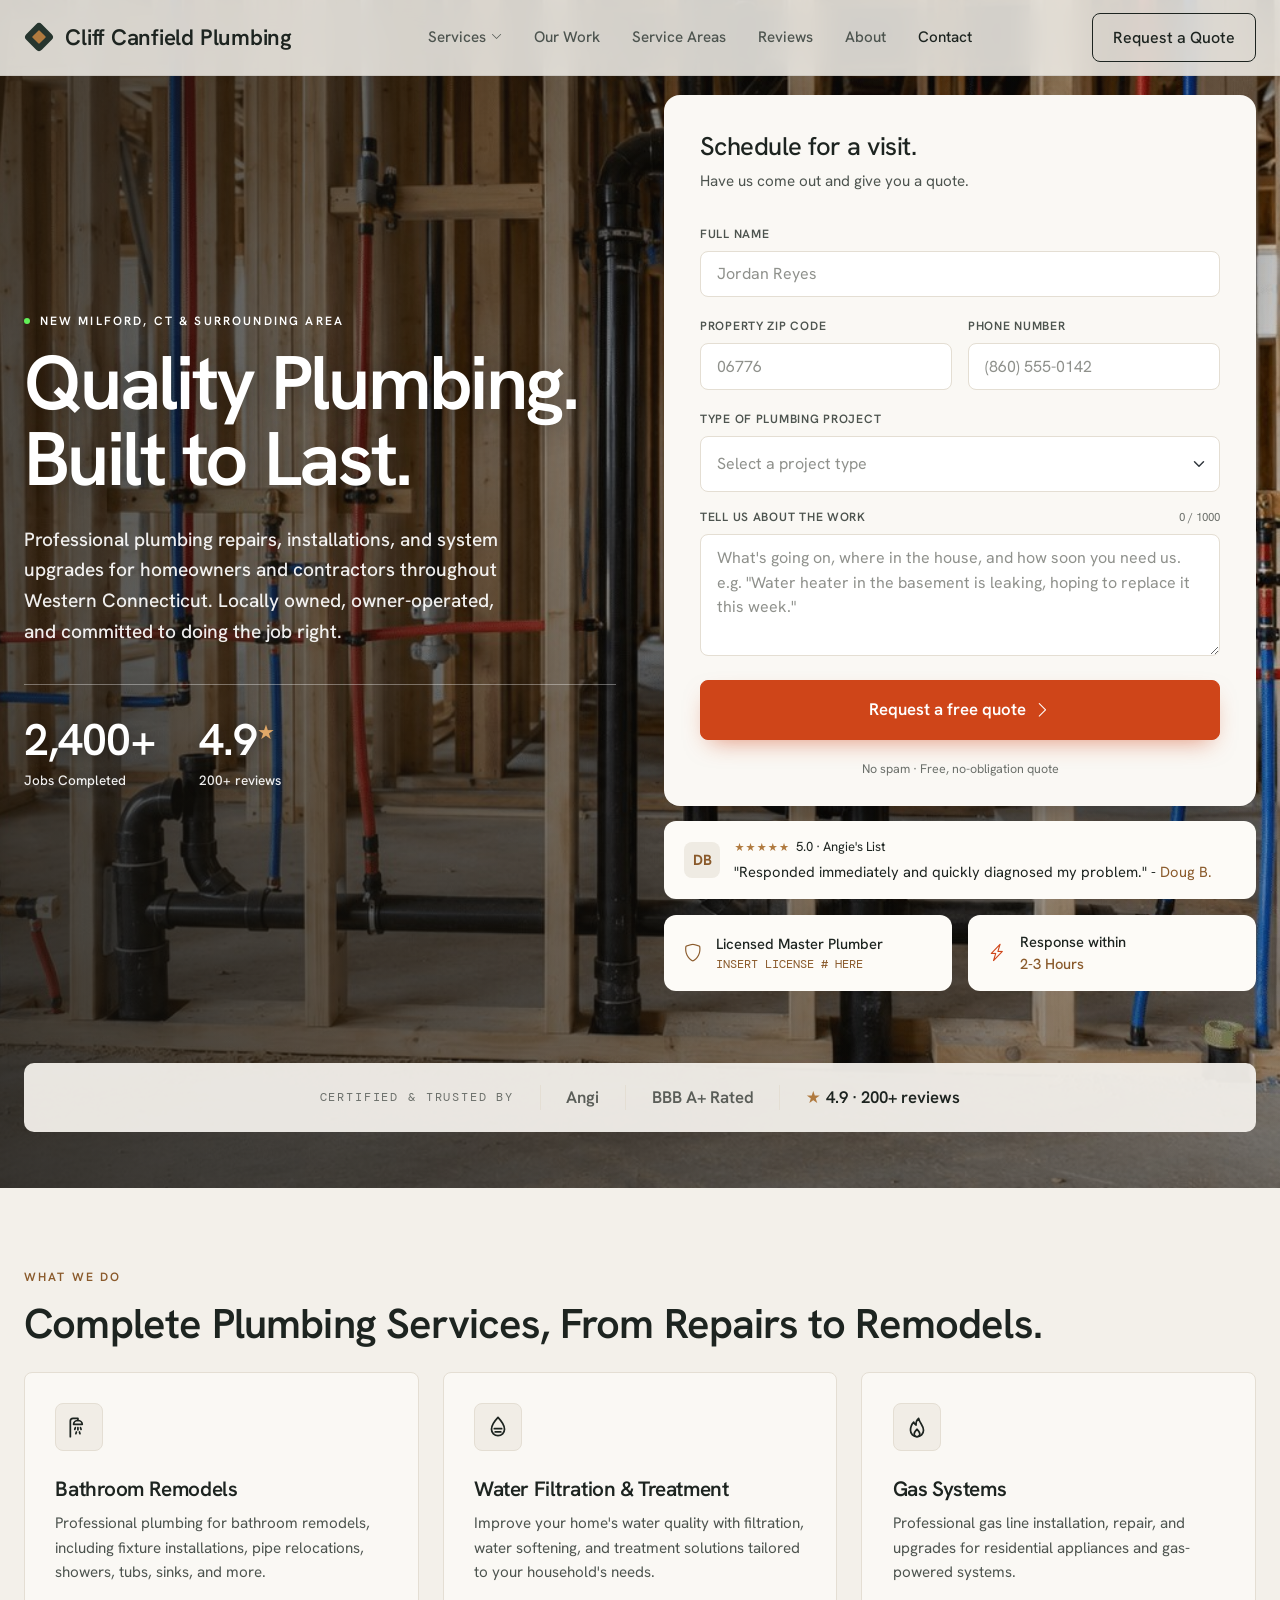
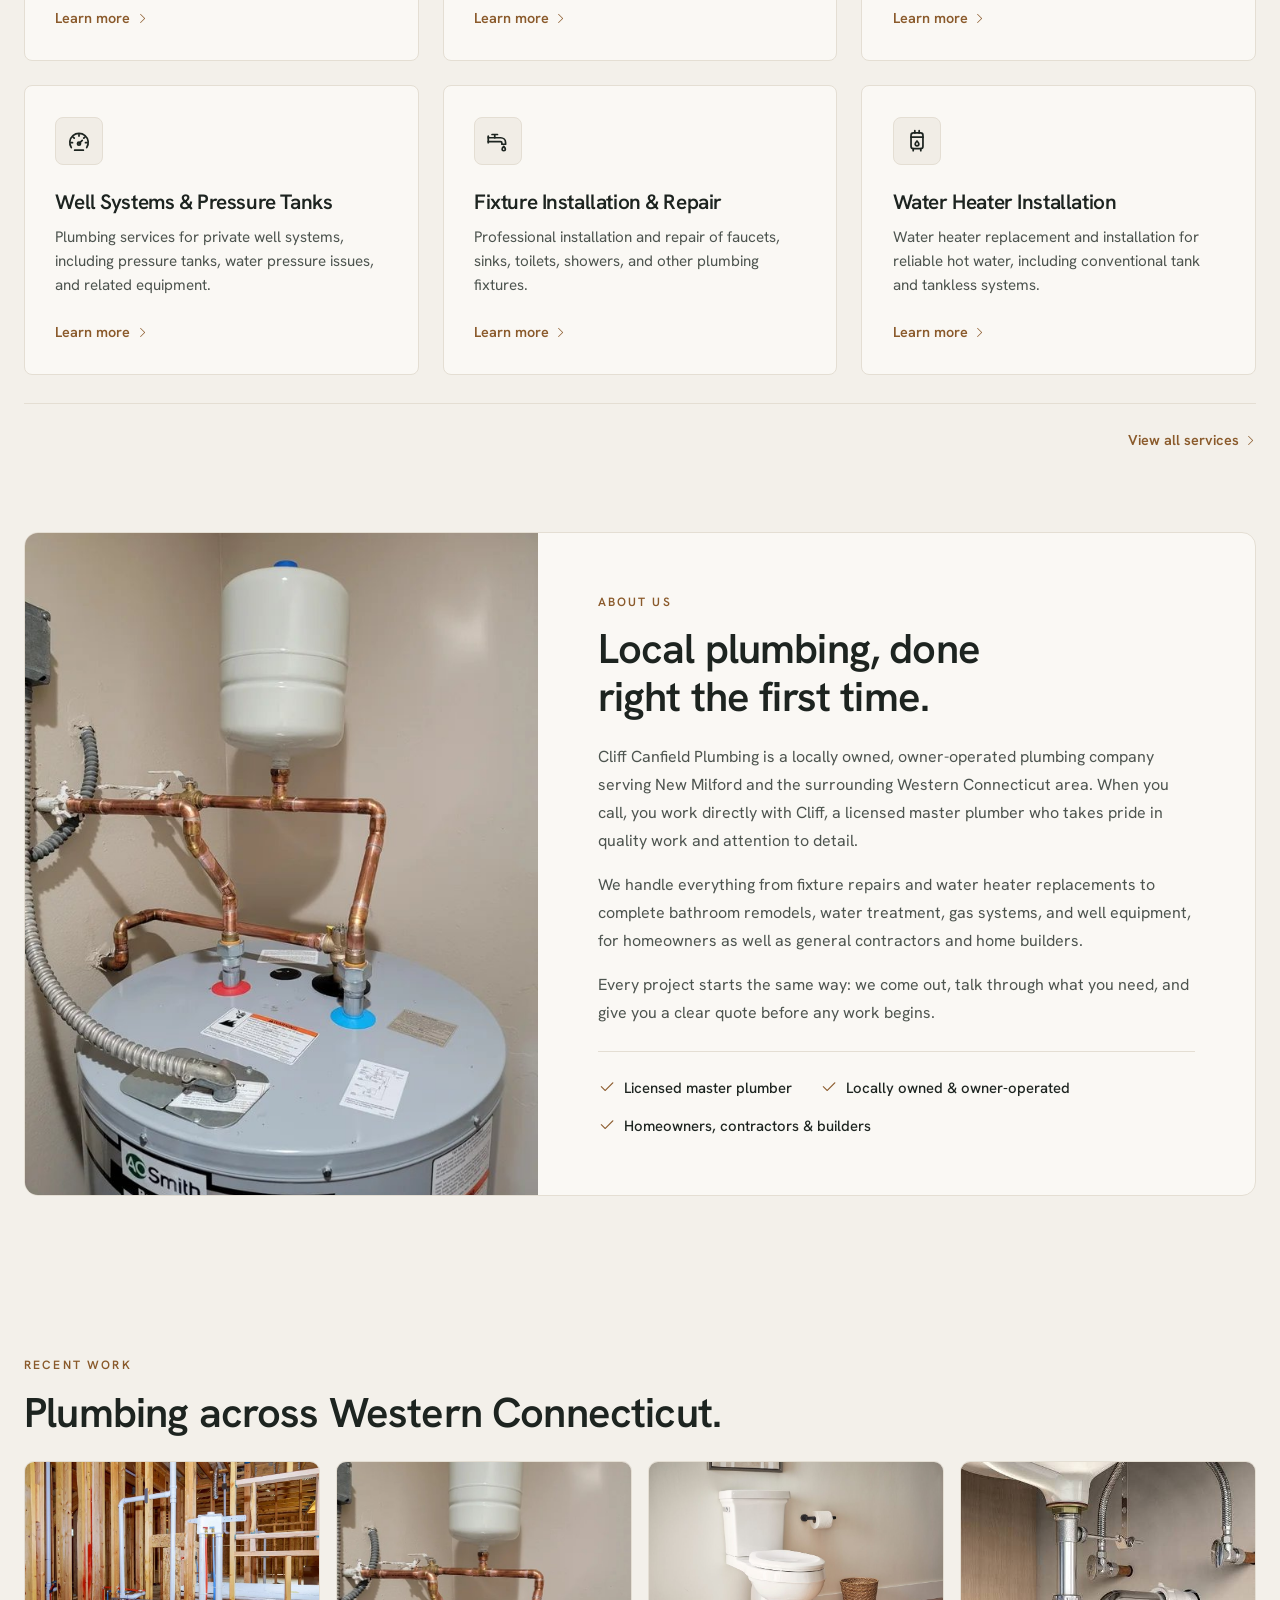
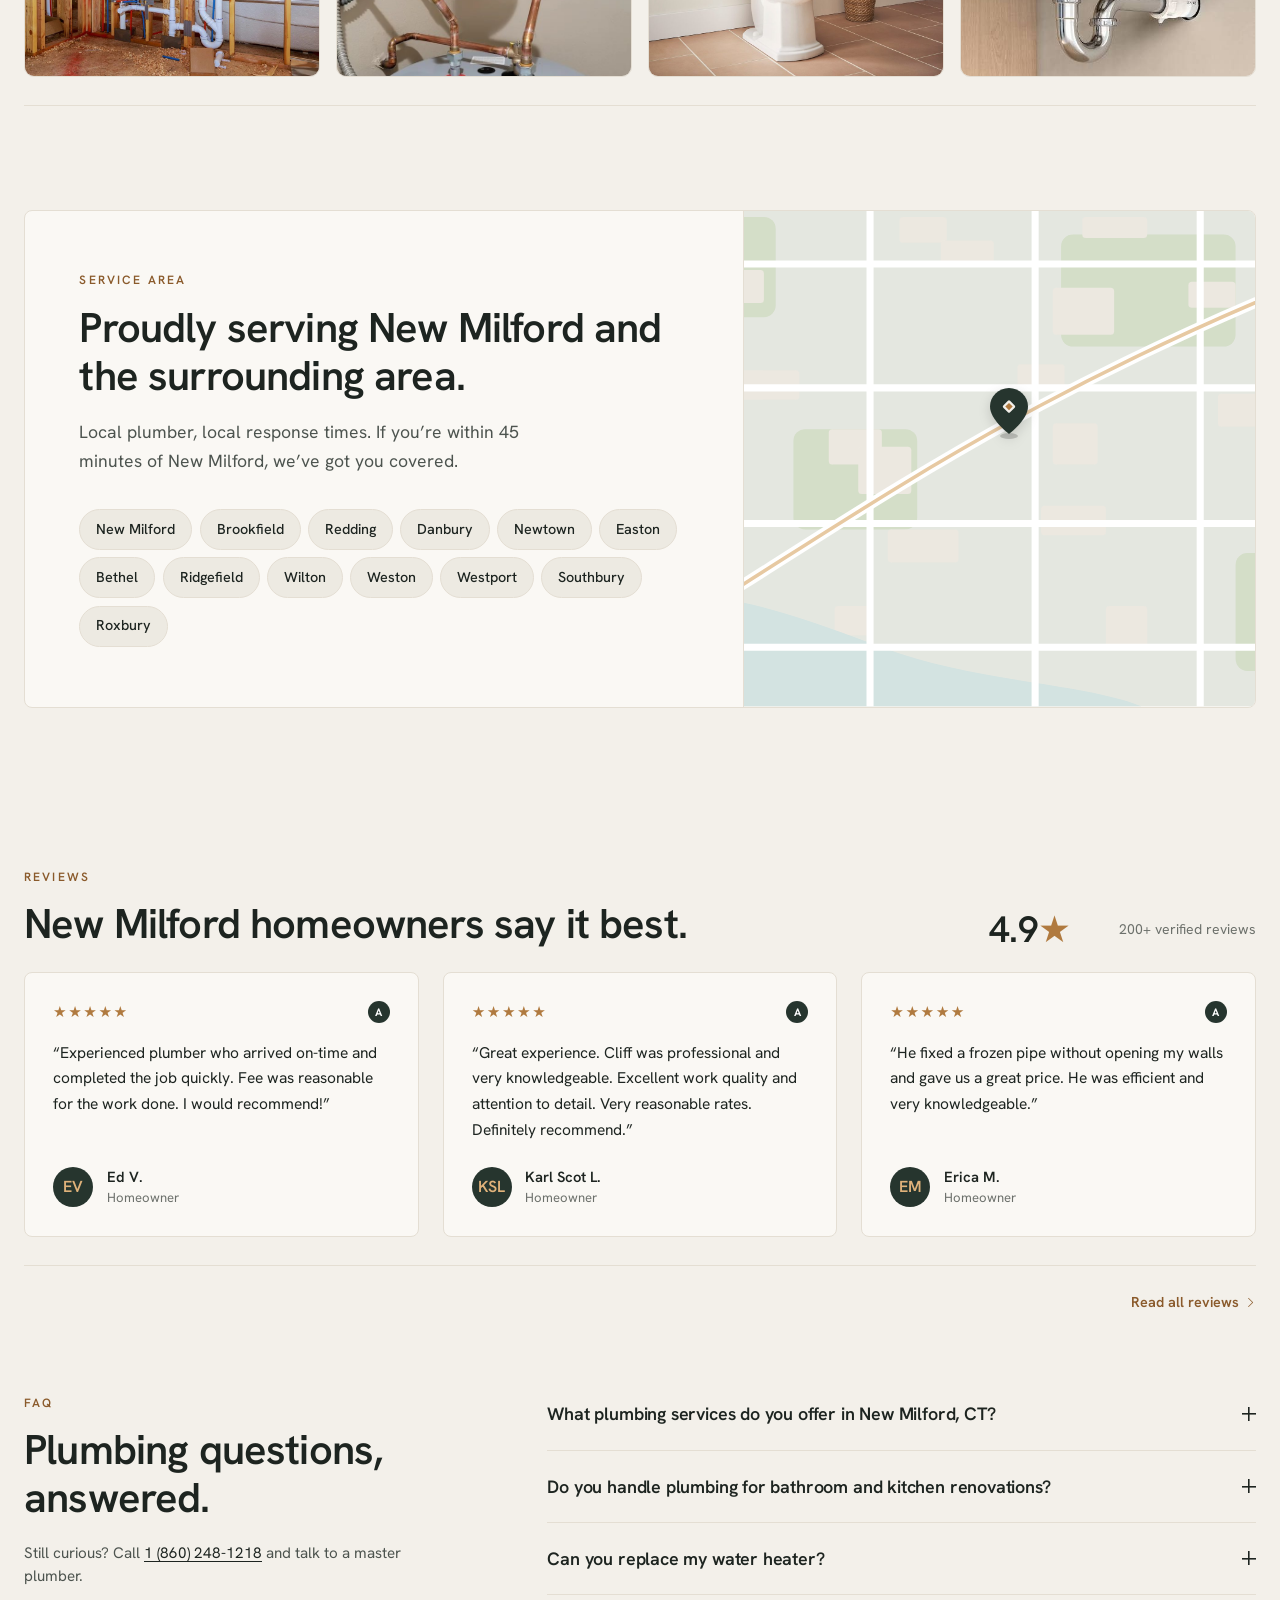
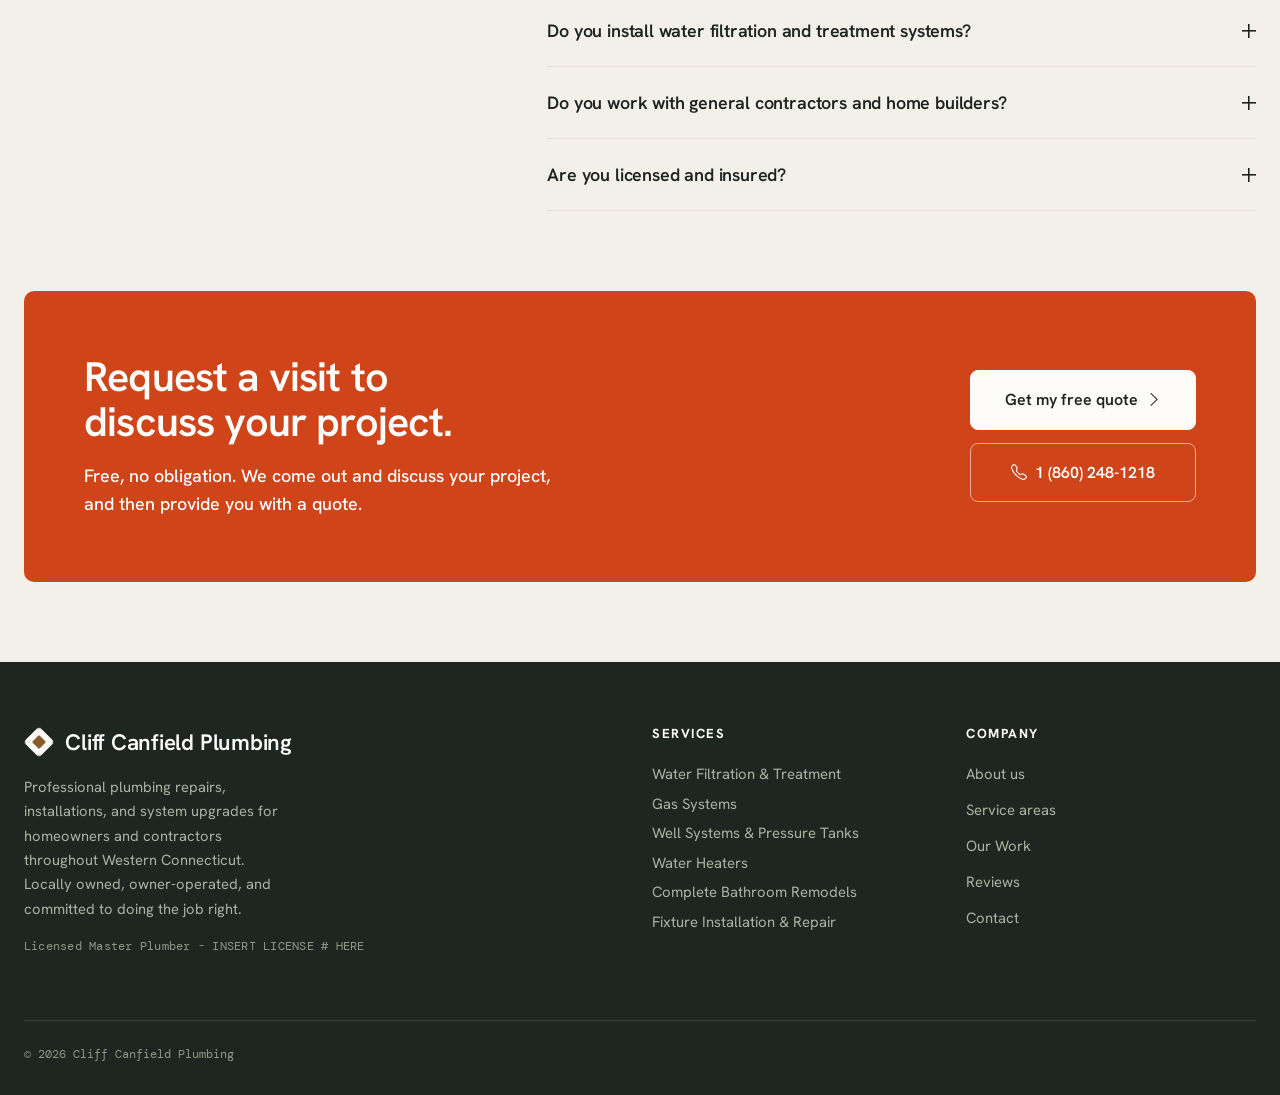
<file: website/index.html>
<!doctype html>
<html lang="en">
<head>
  <meta charset="utf-8">
  <meta name="viewport" content="width=device-width, initial-scale=1">
  <title>Cliff Canfield Plumbing | New Milford, CT and Surrounding Areas</title>
  <meta name="description" content="All inclusive plumbing, installation and repair service in New Milford, CT. Premium parts and service.">

  <!-- Fonts -->
  <link rel="preconnect" href="https://fonts.googleapis.com">
  <link rel="preconnect" href="https://fonts.gstatic.com" crossorigin>
  <link href="https://fonts.googleapis.com/css2?family=DM+Mono:wght@400;500&family=Hanken+Grotesk:wght@400;500;600;700&display=swap" rel="stylesheet">

  <!-- Bootstrap + Bootstrap Icons -->
  <link href="https://cdn.jsdelivr.net/npm/bootstrap@5.3.3/dist/css/bootstrap.min.css" rel="stylesheet">
  <link href="https://cdn.jsdelivr.net/npm/bootstrap-icons@1.11.3/font/bootstrap-icons.min.css" rel="stylesheet">

  <link href="css/styles.css" rel="stylesheet">
</head>
<body>

  <!-- ============ HEADER ============ -->
  <header class="site-header fixed-top">
    <div class="announcement d-lg-none">
      <!-- <i class="bi bi-lightning-charge"></i> Free plumbing inspection -->
    </div>
    <nav class="navbar navbar-expand-lg" aria-label="Main navigation">
      <div class="container-xxl px-3 px-lg-4">
        <a class="navbar-brand brand" href="#top">
          <span class="brand-mark" aria-hidden="true"></span>
          Cliff Canfield Plumbing
        </a>
        <button class="navbar-toggler border-0 shadow-none" type="button" data-bs-toggle="collapse" data-bs-target="#mainNav" aria-controls="mainNav" aria-expanded="false" aria-label="Toggle navigation">
          <i class="bi bi-list"></i>
        </button>
        <div class="collapse navbar-collapse" id="mainNav">
          <ul class="navbar-nav mx-auto">
            <li class="nav-item dropdown nav-services">
              <a class="nav-link dropdown-toggle" href="#services" role="button" data-bs-toggle="dropdown" aria-expanded="false">Services</a>
              <div class="dropdown-menu services-menu">
                <div class="services-menu-grid">
                  <div>
                    <p class="services-menu-title">Larger projects</p>
                    <ul>
                      <li><a class="dropdown-item" href="services/bathroom-remodels/">Bathroom Remodels</a></li>
                      <li><a class="dropdown-item" href="services/water-heater-installation/">Water Heater Installation</a></li>
                      <li><a class="dropdown-item" href="services/water-filtration-treatment/">Water Filtration &amp; Treatment</a></li>
                      <li><a class="dropdown-item" href="services/well-systems-pressure-tanks/">Well Systems &amp; Pressure Tanks</a></li>
                      <li><a class="dropdown-item" href="services/gas-systems/">Gas Systems</a></li>
                    </ul>
                  </div>
                  <div>
                    <p class="services-menu-title">Repairs &amp; everyday service</p>
                    <ul>
                      <li><a class="dropdown-item" href="services/plumbing-repairs/">Plumbing Repairs</a></li>
                      <li><a class="dropdown-item" href="services/fixture-installation-repair/">Fixture Installation &amp; Repair</a></li>
                      <li><a class="dropdown-item" href="services/leak-frozen-pipe-repair/">Leaks &amp; Frozen Pipes</a></li>
                      <li><a class="dropdown-item" href="services/toilet-repair-replacement/">Toilet Repair &amp; Replacement</a></li>
                    </ul>
                  </div>
                </div>
                <a class="services-menu-all" href="#services">View all services <i class="bi bi-chevron-right"></i></a>
              </div>
            </li>
            <li class="nav-item"><a class="nav-link" href="#projects">Our Work</a></li>
            <li class="nav-item"><a class="nav-link" href="#service-area">Service Areas</a></li>
            <li class="nav-item"><a class="nav-link" href="reviews.html">Reviews</a></li>
            <li class="nav-item"><a class="nav-link" href="#about">About</a></li>
            <li class="nav-item"><a class="nav-link" href="#contact">Contact</a></li>
          </ul>
          <a href="#quote" class="btn btn-outline-ink">Request a Quote</a>
        </div>
      </div>
    </nav>
  </header>

  <main id="top">

    <!-- ============ HERO + FORM ============ -->
    <section class="hero" id="quote">
      <div class="container-xxl px-3 px-lg-4">
        <div class="row g-4 g-xl-5 align-items-center">

          <div class="col-lg-6 hero-copy">
            <p class="eyebrow eyebrow-light"><span class="dot"></span>New Milford, CT & Surrounding Area</p>
            <h1 class="hero-title">Quality Plumbing. Built to Last.</h1>
            <p class="hero-lead">Professional plumbing repairs, installations, and system upgrades for homeowners and contractors throughout Western Connecticut. Locally owned, owner-operated, and committed to doing the job right.</p>
            <hr class="hero-rule">
            <div class="hero-stats">
              <div>
                <div class="stat-num"><span data-count="2400">2,400</span>+</div>
                <div class="stat-label">Jobs Completed</div>
              </div>
              <div>
                <div class="stat-num">4.9<span class="star">★</span></div>
                <div class="stat-label">200+ reviews</div>
              </div>
            </div>
          </div>

          <div class="col-lg-6">
            <div class="quote-card">
              <!-- <p class="mono-tag text-end mb-3">Takes 60 seconds</p> -->

              <div id="quoteFormWrap">
                <h2 class="h3 quote-title">Schedule for a visit.</h2>
                <p class="quote-sub">Have us come out and give you a quote.</p>

                <form id="quoteForm" action="send-lead.php" method="post" novalidate>
                  <input type="hidden" name="sourcePage" value="Homepage">
                  <div class="hp-field" aria-hidden="true"><label>Leave this field empty<input type="text" name="company_website" tabindex="-1" autocomplete="off"></label></div>
                  <div class="mb-3">
                    <label for="fullName" class="form-label">Full name</label>
                    <input type="text" class="form-control" id="fullName" name="fullName" placeholder="Jordan Reyes" autocomplete="name" required>
                    <div class="invalid-feedback">Please enter your name.</div>
                  </div>
                  <div class="row g-3 mb-3">
                    <div class="col-sm-6">
                      <label for="zip" class="form-label">Property ZIP code</label>
                      <input type="text" class="form-control" id="zip" name="zip" placeholder="06776" inputmode="numeric" maxlength="5" pattern="\d{5}" autocomplete="postal-code" required>
                      <div class="invalid-feedback">Enter a 5-digit ZIP code.</div>
                    </div>
                    <div class="col-sm-6">
                      <label for="phone" class="form-label">Phone number</label>
                      <input type="tel" class="form-control" id="phone" name="phone" placeholder="(860) 555-0142" inputmode="tel" autocomplete="tel" pattern="\(\d{3}\) \d{3}-\d{4}" required>
                      <div class="invalid-feedback">Enter a 10-digit phone number.</div>
                    </div>
                  </div>
                  <div class="mb-3">
                    <label for="projectType" class="form-label">Type of plumbing project</label>
                    <select class="form-select form-select-lg" id="projectType" name="projectType" required>
                      <option value="" selected disabled>Select a project type</option>
                      <option>Leak or Pipe Repair</option>
                      <option>Water Heater</option>
                      <option>Fixture Installation (sink, toilet, faucet, shower)</option>
                      <option>Repiping / System Upgrade</option>
                      <option>Remodel / New Construction</option>
                      <option>Other</option>
                    </select>
                    <div class="invalid-feedback">Please choose a project type.</div>
                  </div>
                  <div class="mb-4">
                    <div class="d-flex justify-content-between align-items-baseline">
                      <label for="projectDetails" class="form-label">Tell us about the work</label>
                      <span class="char-count" id="detailsCount" aria-live="polite">0 / 1000</span>
                    </div>
                    <textarea class="form-control" id="projectDetails" name="projectDetails" rows="4" maxlength="1000" placeholder="What's going on, where in the house, and how soon you need us. e.g. &quot;Water heater in the basement is leaking, hoping to replace it this week.&quot;" required></textarea>
                    <div class="invalid-feedback">Please add a few details about the job.</div>
                  </div>
                  <button type="submit" class="btn btn-brand w-100">
                    Request a free quote <i class="bi bi-chevron-right ms-1"></i>
                  </button>
                  <p class="form-note">No spam · Free, no-obligation quote</p>
                </form>
              </div>

              <div id="quoteSuccess" class="quote-success d-none" role="status" aria-live="polite">
                <div class="success-icon"><i class="bi bi-check-lg"></i></div>
                <h2 class="h3 quote-title">Thanks, <span id="successName">neighbor</span>!</h2>
                <p class="quote-sub mb-4">Your request is in. We’ll give you a call shortly to schedule your visit.</p>
                <button type="button" class="btn btn-outline-ink" id="resetQuote">Submit another request</button>
              </div>
            </div>

            <div class="mini-card review-mini">
              <span class="g-badge">DB</span>
              <div>
                <div class="mini-stars"><span class="stars">★★★★★</span> 5.0 · Angie's List</div>
                <p class="mb-0">"Responded immediately and quickly diagnosed my problem." - <span class="accent">Doug B.<span class="d-none d-sm-inline"></span></span></p>
              </div>
            </div>

            <div class="row g-3 mt-0">
              <div class="col-6">
                <div class="mini-card h-100">
                  <i class="bi bi-shield mini-icon"></i>
                  <div>
                    <div class="fw-medium">Licensed Master Plumber</div>
                    <div class="mono-small">INSERT LICENSE # HERE</div>
                  </div>
                </div>
              </div>
              <div class="col-6">
                <div class="mini-card h-100">
                  <i class="bi bi-lightning-charge mini-icon text-brand"></i>
                  <div>
                    <div class="fw-medium">Response within</div>
                    <div class="accent fw-medium">2-3 Hours</div>
                  </div>
                </div>
              </div>
            </div>
          </div>
        </div>

        <div class="trust-bar">
          <span class="mono-tag d-none d-md-inline">Certified &amp; trusted by</span>
          <span class="trust-item">Angi</span>
          <span class="trust-item">BBB A+ Rated</span>
          <span class="trust-item trust-rating"><span class="star">★</span> 4.9 · 200+ reviews</span>
        </div>
      </div>
    </section>

    <!-- ============ SERVICES ============ -->
    <section class="section" id="services">
      <div class="container-xxl px-3 px-lg-4">
        <p class="eyebrow">What we do</p>
        <h2 class="section-title mb-4">Complete Plumbing Services, From Repairs to Remodels.</h2>

        <div class="row g-3 g-lg-4">
          <div class="col-md-6 col-lg-4">
            <article class="service-card">
              <span class="icon-box"><svg class="svc-icon" viewBox="0 0 24 24" fill="none" stroke="currentColor" stroke-width="1.6" stroke-linecap="round" stroke-linejoin="round" aria-hidden="true"><path d="M4 21V6.5A2.5 2.5 0 0 1 6.5 4H11v2"/><path d="M7 9.5a4 3.5 0 0 1 8 0Z"/><path d="M8.6 12.6l-.5 1.6M11 12.6v2M13.4 12.6l.5 1.6M9.6 16.6l-.5 1.6M12.4 16.6l.5 1.6"/></svg></span>
              <h3>Bathroom Remodels</h3>
              <p>Professional plumbing for bathroom remodels, including fixture installations, pipe relocations, showers, tubs, sinks, and more.</p>
              <a href="services/bathroom-remodels/" class="link-more">Learn more <i class="bi bi-chevron-right"></i></a>
            </article>
          </div>
          <div class="col-md-6 col-lg-4">
            <article class="service-card">
              <span class="icon-box"><svg class="svc-icon" viewBox="0 0 24 24" fill="none" stroke="currentColor" stroke-width="1.6" stroke-linecap="round" stroke-linejoin="round" aria-hidden="true"><path d="M12 3.2S6 9.6 6 14a6 6 0 0 0 12 0c0-4.4-6-10.8-6-10.8Z"/><path d="M8.6 13.5h6.8M9.4 16.5h5.2"/></svg></span>
              <!-- <p class="tag">Most requested</p> -->
              <h3>Water Filtration & Treatment</h3>
              <p>Improve your home's water quality with filtration, water softening, and treatment solutions tailored to your household's needs.</p>
              <a href="services/water-filtration-treatment/" class="link-more">Learn more <i class="bi bi-chevron-right"></i></a>
            </article>
          </div>
          <div class="col-md-6 col-lg-4">
            <article class="service-card">
              <span class="icon-box"><svg class="svc-icon" viewBox="0 0 24 24" fill="none" stroke="currentColor" stroke-width="1.6" stroke-linecap="round" stroke-linejoin="round" aria-hidden="true"><path d="M12 21a6 6 0 0 0 6-6c0-4.5-3.5-6.5-4.5-11-1.8 1.6-2.6 3.8-2.4 6.2C10 9.5 9.3 8.6 9 7.5 7.2 9.3 6 11.8 6 15a6 6 0 0 0 6 6Z"/><path d="M12 21a2.6 2.6 0 0 1-2.6-2.6c0-1.8 1.4-2.8 2.6-4.4 1.2 1.6 2.6 2.6 2.6 4.4A2.6 2.6 0 0 1 12 21Z"/></svg></span>
              <h3>Gas Systems</h3>
              <p>Professional gas line installation, repair, and upgrades for residential appliances and gas-powered systems.</p>
              <a href="services/gas-systems/" class="link-more">Learn more <i class="bi bi-chevron-right"></i></a>
            </article>
          </div>
          <div class="col-md-6 col-lg-4">
            <article class="service-card">
              <span class="icon-box"><svg class="svc-icon" viewBox="0 0 24 24" fill="none" stroke="currentColor" stroke-width="1.6" stroke-linecap="round" stroke-linejoin="round" aria-hidden="true"><path d="M4.9 18.1a8.5 8.5 0 1 1 14.2 0"/><path d="M12 14.5l3-3"/><circle cx="12" cy="14.5" r="1.4"/><path d="M12 6v1.4M6.6 8.4l1 1M17.4 8.4l-1 1M4.6 13.6H6M19.4 13.6H18"/><path d="M8 20.5h8"/></svg></span>
              <h3>Well Systems & Pressure Tanks</h3>
              <p>Plumbing services for private well systems, including pressure tanks, water pressure issues, and related equipment.</p>
              <a href="services/well-systems-pressure-tanks/" class="link-more">Learn more <i class="bi bi-chevron-right"></i></a>
            </article>
          </div>
          <div class="col-md-6 col-lg-4">
            <article class="service-card">
              <span class="icon-box"><svg class="svc-icon" viewBox="0 0 24 24" fill="none" stroke="currentColor" stroke-width="1.6" stroke-linecap="round" stroke-linejoin="round" aria-hidden="true"><path d="M3 7.5v6"/><path d="M3 9h11.5a4.5 4.5 0 0 1 4.5 4.5V15h-3.4v-1.2a1.3 1.3 0 0 0-1.3-1.3H3"/><path d="M9 9V6M6.5 6h5"/><path d="M17.3 21a1.5 1.5 0 0 1-1.5-1.5c0-.9 1.5-2.5 1.5-2.5s1.5 1.6 1.5 2.5a1.5 1.5 0 0 1-1.5 1.5Z"/></svg></span>
              <h3>Fixture Installation & Repair</h3>
              <p>Professional installation and repair of faucets, sinks, toilets, showers, and other plumbing fixtures.</p>
              <a href="services/fixture-installation-repair/" class="link-more">Learn more <i class="bi bi-chevron-right"></i></a>
            </article>
          </div>
          <div class="col-md-6 col-lg-4">
            <article class="service-card">
              <span class="icon-box"><svg class="svc-icon" viewBox="0 0 24 24" fill="none" stroke="currentColor" stroke-width="1.6" stroke-linecap="round" stroke-linejoin="round" aria-hidden="true"><rect x="6.5" y="4.5" width="11" height="14.5" rx="2.2"/><path d="M10 4.5V2.5M14 4.5V2.5M8.5 21v-2M15.5 21v-2M6.5 8.5h11"/><path d="M12 16.5a1.7 1.7 0 0 1-1.7-1.7c0-1.1 1.7-2.8 1.7-2.8s1.7 1.7 1.7 2.8a1.7 1.7 0 0 1-1.7 1.7Z"/></svg></span>
              <h3>Water Heater Installation</h3>
              <p>Water heater replacement and installation for reliable hot water, including conventional tank and tankless systems.</p>
              <a href="services/water-heater-installation/" class="link-more">Learn more <i class="bi bi-chevron-right"></i></a>
            </article>
          </div>
        </div>

        <div class="section-footer">
          <a href="#services" class="link-more">View all services <i class="bi bi-chevron-right"></i></a>
        </div>
      </div>
    </section>

    <!-- ============ ABOUT US ============ -->
    <section class="section pt-0" id="about">
      <div class="container-xxl px-3 px-lg-4">
        <div class="about-card">
          <div class="row g-0">
            <div class="col-lg-5">
              <figure class="about-media">
                <!-- Placeholder photo: swap for a photo of Cliff, the van, or a recent job -->
                <img src="images/about.jpg" alt="Water heater installation with new copper piping and expansion tank by Cliff Canfield Plumbing" loading="lazy">
              </figure>
            </div>
            <div class="col-lg-7">
              <div class="about-copy">
                <p class="eyebrow">About us</p>
                <h2 class="section-title">Local plumbing, done right the first time.</h2>
                <div class="about-text">
                  <p>Cliff Canfield Plumbing is a locally owned, owner-operated plumbing company serving New Milford and the surrounding Western Connecticut area. When you call, you work directly with Cliff, a licensed master plumber who takes pride in quality work and attention to detail.</p>
                  <p>We handle everything from fixture repairs and water heater replacements to complete bathroom remodels, water treatment, gas systems, and well equipment, for homeowners as well as general contractors and home builders.</p>
                  <p>Every project starts the same way: we come out, talk through what you need, and give you a clear quote before any work begins.</p>
                </div>
                <ul class="about-points">
                  <li><i class="bi bi-check2" aria-hidden="true"></i>Licensed master plumber</li>
                  <li><i class="bi bi-check2" aria-hidden="true"></i>Locally owned &amp; owner-operated</li>
                  <li><i class="bi bi-check2" aria-hidden="true"></i>Homeowners, contractors &amp; builders</li>
                </ul>
              </div>
            </div>
          </div>
        </div>
      </div>
    </section>

    <!-- ============ RECENT WORK ============ -->
    <section class="section" id="projects">
      <div class="container-xxl px-3 px-lg-4">
        <p class="eyebrow">Recent work</p>
        <h2 class="section-title mb-4">Plumbing across Western Connecticut.</h2>

        <div class="row g-2 g-md-3">
          <div class="col-6 col-lg-3">
            <figure class="work-tile">
              <img src="images/work-rough-in.jpg" alt="New-construction plumbing rough-in with PEX supply lines and PVC drains in open wall framing" loading="lazy">
            </figure>
          </div>
          <div class="col-6 col-lg-3">
            <figure class="work-tile">
              <img src="images/work-water-heater.jpg" alt="Water heater with expansion tank and new copper supply piping" loading="lazy">
            </figure>
          </div>
          <div class="col-6 col-lg-3">
            <figure class="work-tile">
              <img src="images/work-toilet.jpg" alt="Newly installed white two-piece toilet in a tiled bathroom" loading="lazy">
            </figure>
          </div>
          <div class="col-6 col-lg-3">
            <figure class="work-tile">
              <img src="images/work-under-sink.jpg" alt="Chrome P-trap and braided supply lines installed under a bathroom sink" loading="lazy">
            </figure>
          </div>
        </div>

        <div class="section-footer section-footer-start-mobile">
          <!-- <a href="#projects" class="link-more">View full portfolio <i class="bi bi-chevron-right"></i></a> -->
        </div>
      </div>
    </section>

    <!-- ============ SERVICE AREA ============ -->
    <section class="section pt-0" id="service-area">
      <div class="container-xxl px-3 px-lg-4">
        <div class="area-card">
          <div class="row g-0 flex-column-reverse flex-lg-row">
            <div class="col-lg-7">
              <div class="area-copy">
                <p class="eyebrow">Service area</p>
                <h2 class="section-title">Proudly serving New Milford and the surrounding area.</h2>
                <p class="area-lead d-none d-md-block">Local plumber, local response times. If you’re within 45 minutes of New Milford, we’ve got you covered.</p>
                <ul class="area-chips" aria-label="Cities we serve">
                  <li>New Milford</li>
                  <li>Brookfield</li>
                  <li>Redding</li>
                  <li>Danbury</li>
                  <li>Newtown</li>
                  <li>Easton</li>
                  <li>Bethel</li>
                  <li>Ridgefield</li>
                  <li>Wilton</li>
                  <li>Weston</li>
                  <li>Westport</li>
                  <li>Southbury</li>
                  <li>Roxbury</li>
                </ul>
              </div>
            </div>
            <div class="col-lg-5">
              <div class="area-map" role="img" aria-label="Stylized map of the Austin metro with a pin on downtown">
                <svg viewBox="0 0 700 420" preserveAspectRatio="xMidYMid slice" aria-hidden="true">
                  <rect width="700" height="420" fill="#e4e7e0"/>
                  <!-- parks & blocks -->
                  <g fill="#d4dec8">
                    <rect x="35" y="5" width="125" height="85" rx="10"/>
                    <rect x="402" y="20" width="148" height="95" rx="10"/>
                    <rect x="175" y="185" width="105" height="85" rx="10"/>
                    <rect x="550" y="290" width="115" height="100" rx="10"/>
                  </g>
                  <g fill="#ece8e0">
                    <rect x="65" y="15" width="55" height="28" rx="3"/><rect x="95" y="50" width="55" height="28" rx="3"/>
                    <rect x="78" y="105" width="40" height="22" rx="3"/><rect x="265" y="5" width="40" height="22" rx="3"/>
                    <rect x="300" y="25" width="45" height="22" rx="3"/><rect x="395" y="65" width="52" height="40" rx="3"/>
                    <rect x="420" y="5" width="55" height="18" rx="3"/><rect x="510" y="60" width="40" height="22" rx="3"/>
                    <rect x="120" y="135" width="60" height="25" rx="3"/><rect x="205" y="185" width="45" height="30" rx="3"/>
                    <rect x="230" y="200" width="45" height="40" rx="3"/><rect x="395" y="180" width="38" height="35" rx="3"/>
                    <rect x="535" y="155" width="55" height="28" rx="3"/><rect x="600" y="180" width="55" height="25" rx="3"/>
                    <rect x="255" y="270" width="60" height="28" rx="3"/><rect x="385" y="250" width="55" height="25" rx="3"/>
                    <rect x="440" y="335" width="35" height="35" rx="3"/><rect x="600" y="320" width="55" height="18" rx="3"/>
                    <rect x="85" y="310" width="35" height="22" rx="3"/><rect x="210" y="335" width="30" height="25" rx="3"/>
                    <rect x="365" y="130" width="40" height="22" rx="3"/>
                  </g>
                  <!-- river -->
                  <path d="M0 330 C 90 310, 170 340, 250 370 S 420 400, 470 420 L 0 420 Z" fill="#d3e3e1"/>
                  <!-- streets -->
                  <g stroke="#fff" stroke-width="6">
                    <line x1="0" y1="45" x2="700" y2="45"/><line x1="0" y1="150" x2="700" y2="150"/>
                    <line x1="0" y1="265" x2="700" y2="265"/><line x1="0" y1="370" x2="700" y2="370"/>
                    <line x1="100" y1="0" x2="100" y2="420"/><line x1="240" y1="0" x2="240" y2="420"/>
                    <line x1="380" y1="0" x2="380" y2="420"/><line x1="520" y1="0" x2="520" y2="420"/>
                    <line x1="625" y1="0" x2="625" y2="420"/>
                  </g>
                  <!-- highway -->
                  <path d="M0 395 C 180 300, 330 160, 700 25" fill="none" stroke="#fff" stroke-width="9"/>
                  <path d="M0 395 C 180 300, 330 160, 700 25" fill="none" stroke="#e7c9a2" stroke-width="3"/>
                </svg>
                <span class="map-pin" aria-hidden="true">
                  <svg viewBox="0 0 40 52" width="40" height="52">
                    <ellipse cx="20" cy="49" rx="9" ry="3" fill="rgba(0,0,0,.18)"/>
                    <path d="M20 1C9.5 1 1 9.3 1 19.6 1 33 20 47 20 47s19-14 19-27.4C39 9.3 30.5 1 20 1z" fill="#26352e"/>
                    <rect x="15.2" y="14.8" width="9.6" height="9.6" rx="1.5" transform="rotate(45 20 19.6)" fill="#f3f0ea"/>
                    <rect x="17.4" y="17" width="5.2" height="5.2" transform="rotate(45 20 19.6)" fill="#b07a3f"/>
                  </svg>
                </span>
              </div>
            </div>
          </div>
        </div>
      </div>
    </section>

    <!-- ============ REVIEWS ============ -->
    <section class="section" id="reviews">
      <div class="container-xxl px-3 px-lg-4">
        <div class="d-flex justify-content-between align-items-start align-items-md-end gap-3 mb-4">
          <div>
            <p class="eyebrow">Reviews</p>
            <h2 class="section-title mb-0">New Milford homeowners say&nbsp;it&nbsp;best.</h2>
          </div>
          <div class="rating-summary">
            <div class="rating-big">4.9<span class="star">★</span></div>
            <div class="rating-label">200+ verified reviews</div>
          </div>
        </div>

        <div class="row g-3 g-lg-4">
          <div class="col-md-6 col-lg-4">
            <article class="review-card">
              <div class="d-flex justify-content-between align-items-center mb-3">
                <span class="stars" aria-label="5 out of 5 stars">★★★★★</span>
                <span class="g-dot" aria-label="Google review">A</span>
              </div>
              <blockquote>“Experienced plumber who arrived on-time and completed the job quickly. Fee was reasonable for the work done. I would recommend!”</blockquote>
              <div class="reviewer">
                <span class="avatar">EV</span>
                <div><div class="name">Ed V.</div><div class="place">Homeowner</div></div>
              </div>
            </article>
          </div>
          <div class="col-md-6 col-lg-4">
            <article class="review-card">
              <div class="d-flex justify-content-between align-items-center mb-3">
                <span class="stars" aria-label="5 out of 5 stars">★★★★★</span>
                <span class="g-dot" aria-label="Google review">A</span>
              </div>
              <blockquote>“Great experience. Cliff was professional and very knowledgeable. Excellent work quality and attention to detail. Very reasonable rates. Definitely recommend.”</blockquote>
              <div class="reviewer">
                <span class="avatar">KSL</span>
                <div><div class="name">Karl Scot L.</div><div class="place">Homeowner</div></div>
              </div>
            </article>
          </div>
          <div class="col-md-6 col-lg-4">
            <article class="review-card">
              <div class="d-flex justify-content-between align-items-center mb-3">
                <span class="stars" aria-label="5 out of 5 stars">★★★★★</span>
                <span class="g-dot" aria-label="Google review">A</span>
              </div>
              <blockquote>“He fixed a frozen pipe without opening my walls and gave us a great price. He was efficient and very knowledgeable.”</blockquote>
              <div class="reviewer">
                <span class="avatar">EM</span>
                <div><div class="name">Erica M.</div><div class="place">Homeowner</div></div>
              </div>
            </article>
          </div>
        </div>

        <div class="section-footer">
          <a href="reviews.html" class="link-more">Read all reviews <i class="bi bi-chevron-right"></i></a>
        </div>
      </div>
    </section>

    <!-- ============ FAQ ============ -->
    <section class="section pt-0" id="faq">
      <div class="container-xxl px-3 px-lg-4">
        <div class="row g-4">
          <div class="col-lg-5 col-xl-4">
            <div class="faq-intro">
              <p class="eyebrow">FAQ</p>
              <h2 class="section-title">Plumbing questions, answered.</h2>
              <p class="faq-note d-none d-md-block">Still curious? Call <a href="tel:+18602481218">1 (860) 248-1218</a> and talk to a master plumber.</p>
            </div>
          </div>
          <div class="col-lg-7 offset-xl-1">
            <div class="accordion faq-accordion" id="faqAccordion">
              <div class="accordion-item">
                <h3 class="accordion-header">
                  <button class="accordion-button collapsed" type="button" data-bs-toggle="collapse" data-bs-target="#faq1" aria-expanded="false" aria-controls="faq1">What plumbing services do you offer in New Milford, CT?</button>
                </h3>
                <div id="faq1" class="accordion-collapse collapse" data-bs-parent="#faqAccordion">
                  <div class="accordion-body">Cliff Canfield Plumbing provides residential and commercial plumbing repairs, fixture installations, bathroom remodeling, water heater installations, water treatment solutions, and larger plumbing system upgrades in New Milford and surrounding Western Connecticut areas.</div>
                </div>
              </div>
              <div class="accordion-item">
                <h3 class="accordion-header">
                  <button class="accordion-button collapsed" type="button" data-bs-toggle="collapse" data-bs-target="#faq2" aria-expanded="false" aria-controls="faq2">Do you handle plumbing for bathroom and kitchen renovations?</button>
                </h3>
                <div id="faq2" class="accordion-collapse collapse" data-bs-parent="#faqAccordion">
                  <div class="accordion-body">Yes. We work on plumbing projects for bathroom and kitchen renovations, including relocating water and drain lines, installing new fixtures, and updating existing plumbing to accommodate your remodeling plans. We also provide complete bathroom remodeling services.</div>
                </div>
              </div>
              <div class="accordion-item">
                <h3 class="accordion-header">
                  <button class="accordion-button collapsed" type="button" data-bs-toggle="collapse" data-bs-target="#faq3" aria-expanded="false" aria-controls="faq3">Can you replace my water heater?</button>
                </h3>
                <div id="faq3" class="accordion-collapse collapse" data-bs-parent="#faqAccordion">
                  <div class="accordion-body">We provide water heater installation/replacement and repair services. Whether your existing water heater is nearing the end of its life or you're considering an upgrade, we can help you evaluate the available options.</div>
                </div>
              </div>
              <div class="accordion-item">
                <h3 class="accordion-header">
                  <button class="accordion-button collapsed" type="button" data-bs-toggle="collapse" data-bs-target="#faq4" aria-expanded="false" aria-controls="faq4">Do you install water filtration and treatment systems?</button>
                </h3>
                <div id="faq4" class="accordion-collapse collapse" data-bs-parent="#faqAccordion">
                  <div class="accordion-body">We work with residential water treatment equipment to help address household water quality concerns. The appropriate solution depends on your water source, existing equipment, and the specific problems you're experiencing.</div>
                </div>
              </div>
              <div class="accordion-item">
                <h3 class="accordion-header">
                  <button class="accordion-button collapsed" type="button" data-bs-toggle="collapse" data-bs-target="#faq5" aria-expanded="false" aria-controls="faq5">Do you work with general contractors and home builders?</button>
                </h3>
                <div id="faq5" class="accordion-collapse collapse" data-bs-parent="#faqAccordion">
                  <div class="accordion-body">Yes. Cliff Canfield Plumbing welcomes projects involving general contractors, remodelers, and home builders. We can coordinate plumbing work for renovations, home additions, and new residential construction. We can also act as a general contractor for your complete bathroom remodel.</div>
                </div>
              </div>
              <div class="accordion-item">
                <h3 class="accordion-header">
                  <button class="accordion-button collapsed" type="button" data-bs-toggle="collapse" data-bs-target="#faq6" aria-expanded="false" aria-controls="faq6">Are you licensed and insured?</button>
                </h3>
                <div id="faq6" class="accordion-collapse collapse" data-bs-parent="#faqAccordion">
                  <div class="accordion-body">Yes. Cliff Canfield Plumbing is a licensed master plumber in Connecticut(INSERT LICENSE # HERE) and fully insured.</div>
                </div>
              </div>
            </div>
          </div>
        </div>
      </div>
    </section>

    <!-- ============ CTA ============ -->
    <section class="section pt-0" id="contact">
      <div class="container-xxl px-3 px-lg-4">
        <div class="cta-band">
          <div class="cta-copy">
            <h2>Request a visit to discuss your project.</h2>
            <p>Free, no obligation. We come out and discuss your project, and then provide you with a quote. </p>
          </div>
          <div class="cta-actions">
            <a href="#quote" class="btn btn-cream">Get my free quote <i class="bi bi-chevron-right ms-1"></i></a>
            <a href="tel:+18602481218" class="btn btn-outline-cream"><i class="bi bi-telephone me-2"></i>1 (860) 248-1218</a>
          </div>
        </div>
      </div>
    </section>
  </main>

  <!-- ============ FOOTER ============ -->
  <footer class="site-footer" id="site-footer">
    <div class="container-xxl px-3 px-lg-4">
      <div class="row g-4">
        <div class="col-lg-5 col-xl-6">
          <a class="brand brand-light mb-3" href="#top">
            <span class="brand-mark brand-mark-light" aria-hidden="true"></span>
            Cliff Canfield Plumbing
          </a>
          <p class="footer-about">Professional plumbing repairs, installations, and system upgrades for homeowners and contractors throughout Western Connecticut. Locally owned, owner-operated, and committed to doing the job right.</p>
          <p class="mono-small footer-license d-none d-md-block">Licensed Master Plumber - INSERT LICENSE # HERE</p>
        </div>
        <div class="col-6 col-lg-3 d-none d-md-block">
          <h3 class="footer-heading">Services</h3>
          <ul class="footer-links">
            <li><a href="services/water-filtration-treatment/">Water Filtration & Treatment</a></li>
            <li><a href="services/gas-systems/">Gas Systems</a></li>
            <li><a href="services/well-systems-pressure-tanks/">Well Systems & Pressure Tanks</a></li>
            <li><a href="services/water-heater-installation/">Water Heaters</a></li>
            <li><a href="services/bathroom-remodels/">Complete Bathroom Remodels</a></li>
            <li><a href="services/fixture-installation-repair/">Fixture Installation & Repair</a></li>
          </ul>
        </div>
        <div class="col-6 col-lg-4 col-xl-3 d-none d-md-block">
          <h3 class="footer-heading">Company</h3>
          <ul class="footer-links footer-links-spaced">
            <li><a href="#about">About us</a></li>
            <li><a href="#service-area">Service areas</a></li>
            <li><a href="#projects">Our Work</a></li>
            <li><a href="reviews.html">Reviews</a></li>
            <li><a href="#contact">Contact</a></li>
          </ul>
        </div>
      </div>
      <div class="footer-bottom">
        <span>© <span id="year">2026</span> Cliff Canfield Plumbing </span>
      </div>
    </div>
  </footer>

  <!-- Mobile sticky action bar -->
  <div class="mobile-cta d-lg-none">
    <a href="tel:+18602481218" class="btn btn-outline-cream"><i class="bi bi-telephone me-2"></i>1 (860) 248-1218</a>
    <a href="#quote" class="btn btn-brand">Get a free quote <i class="bi bi-chevron-right ms-1"></i></a>
  </div>

  <!-- Back to top -->
  <button type="button" class="back-to-top" id="backToTop" aria-label="Back to top">
    <i class="bi bi-arrow-up"></i>
  </button>

  <script src="https://cdn.jsdelivr.net/npm/bootstrap@5.3.3/dist/js/bootstrap.bundle.min.js"></script>
  <script src="js/main.js"></script>
</body>
</html>
</file>
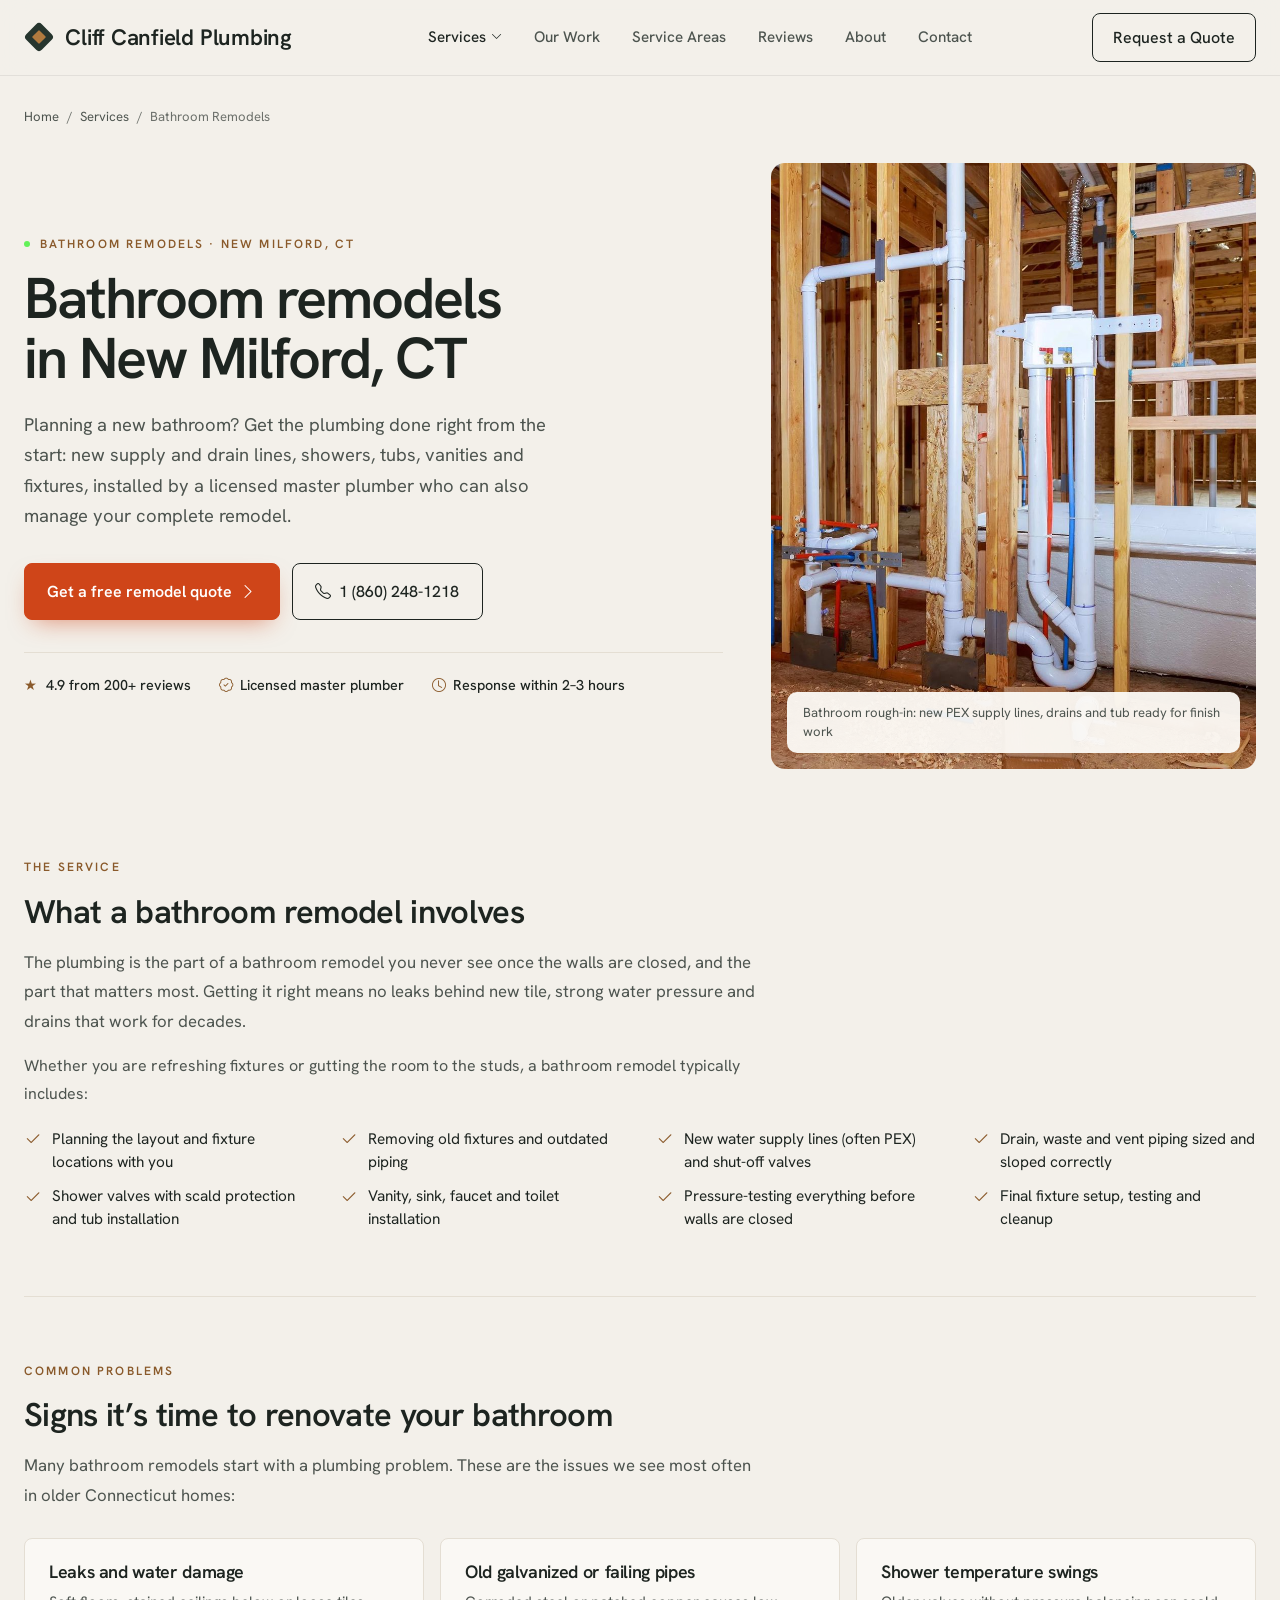
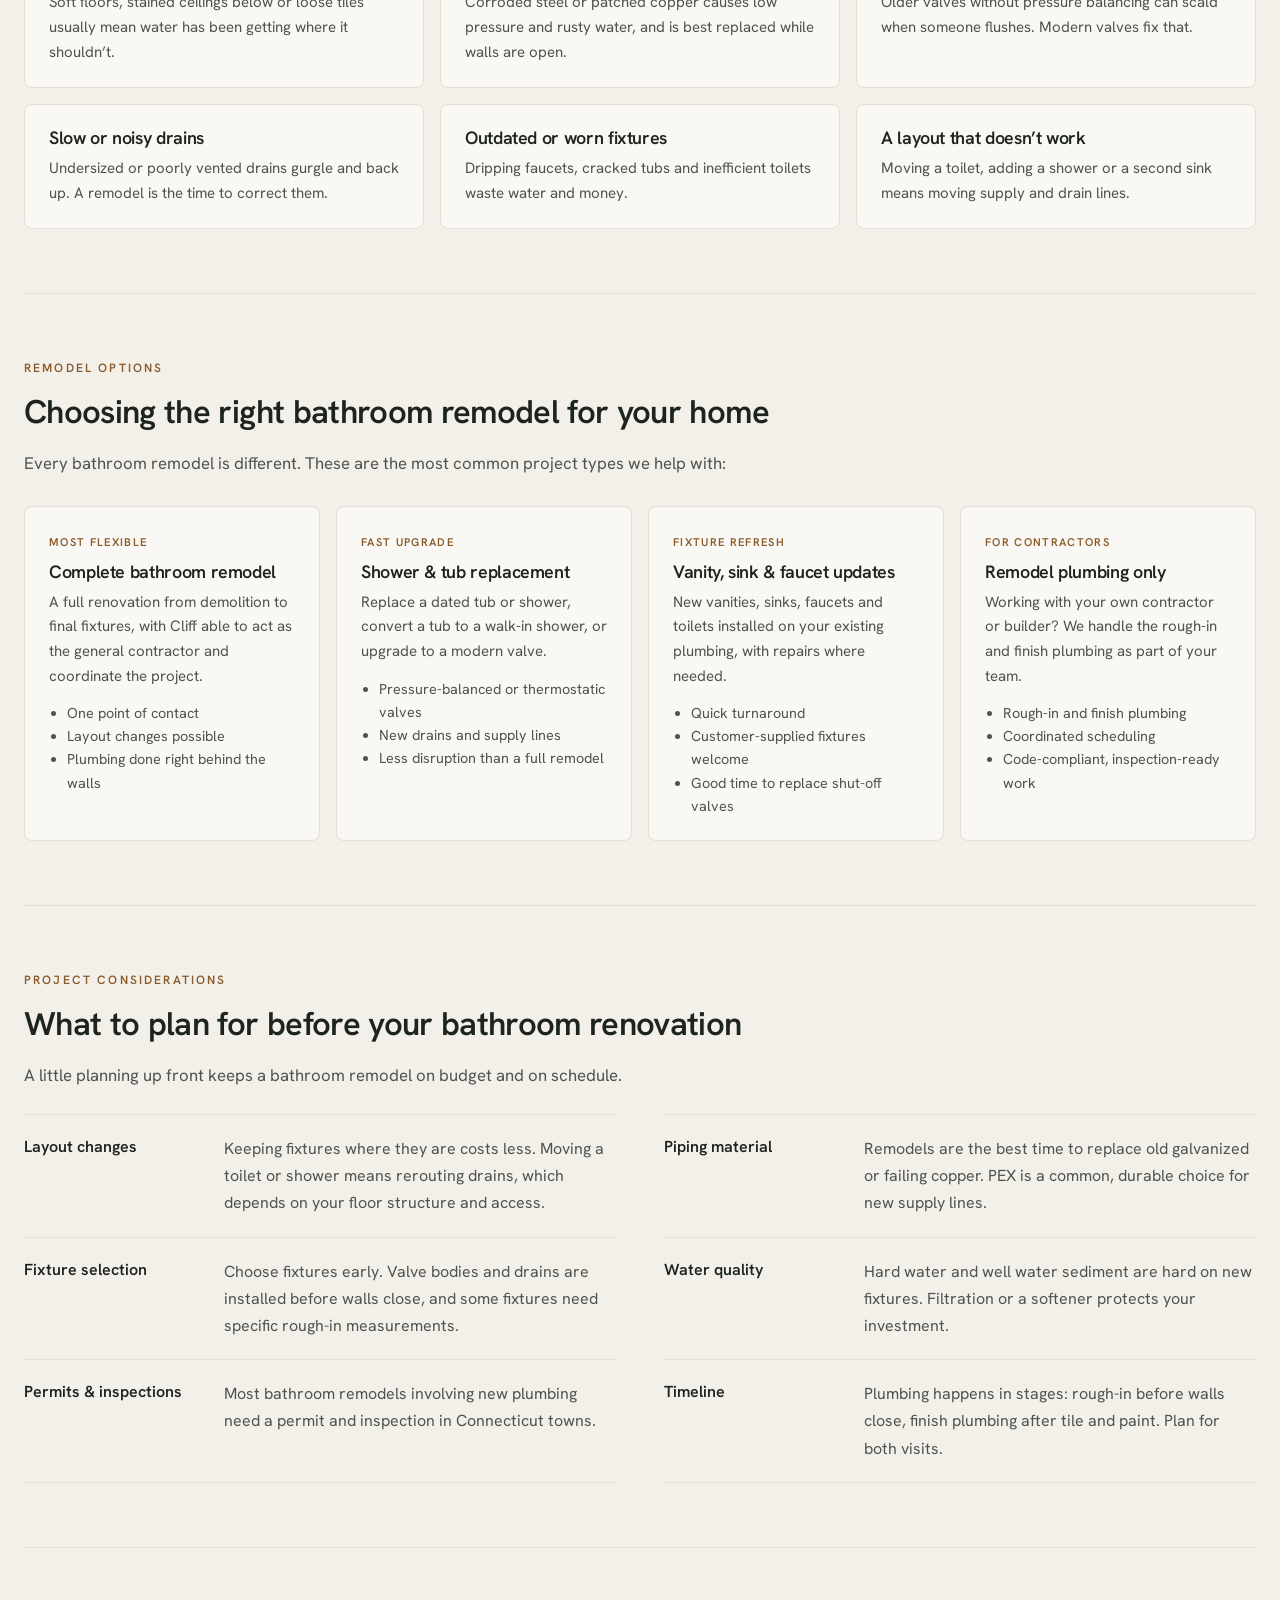
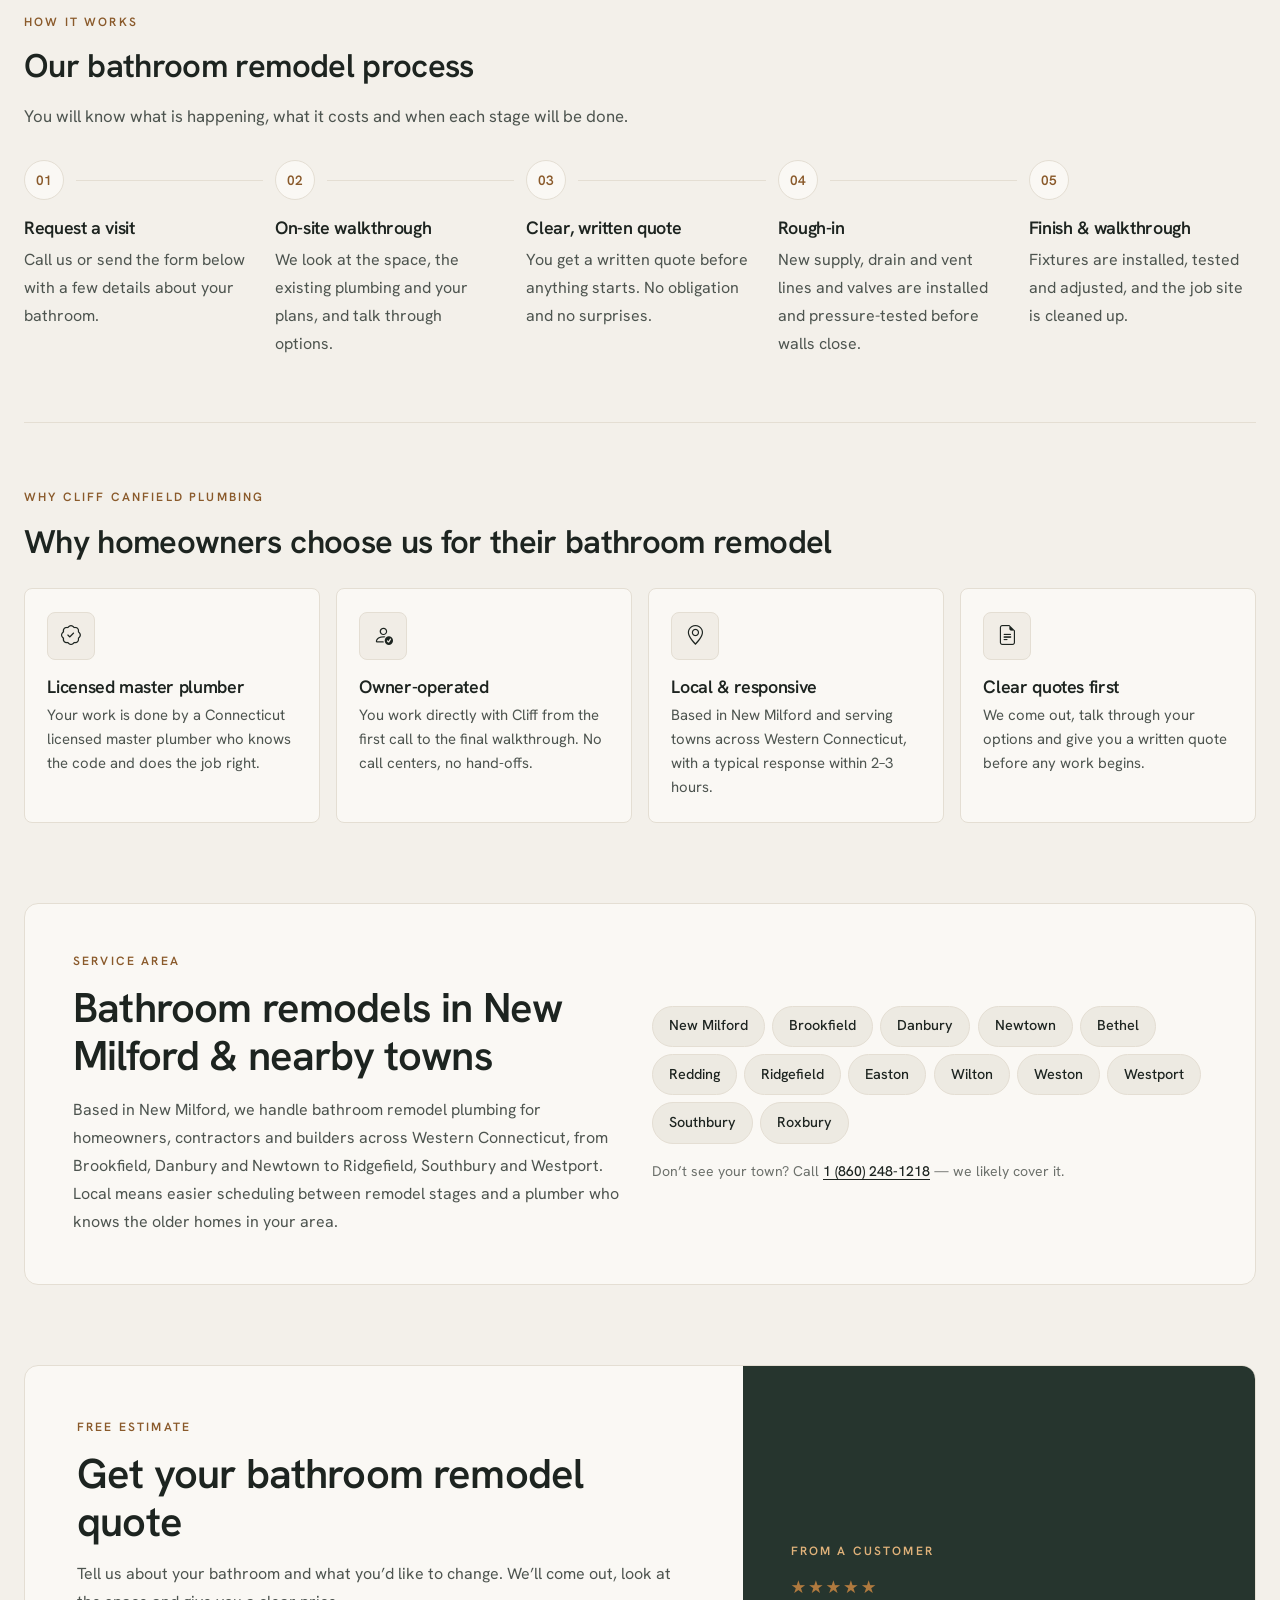
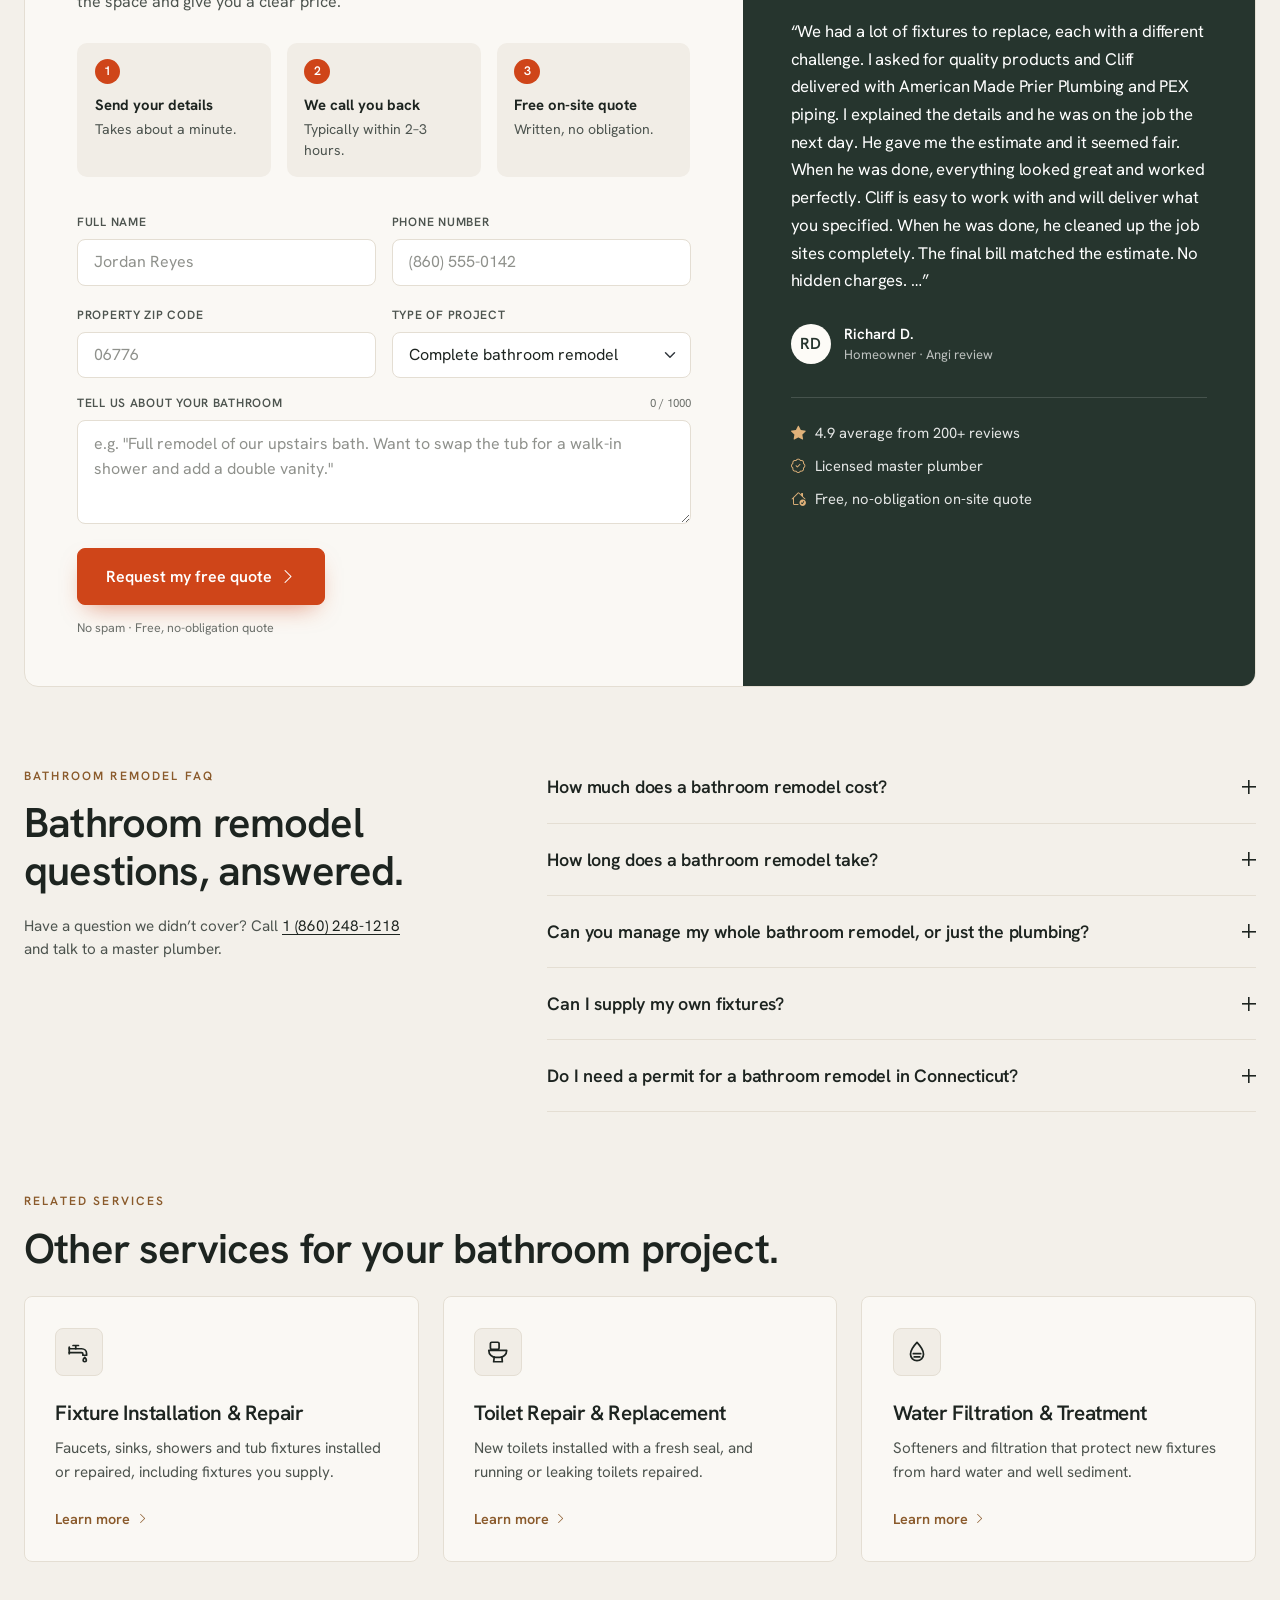
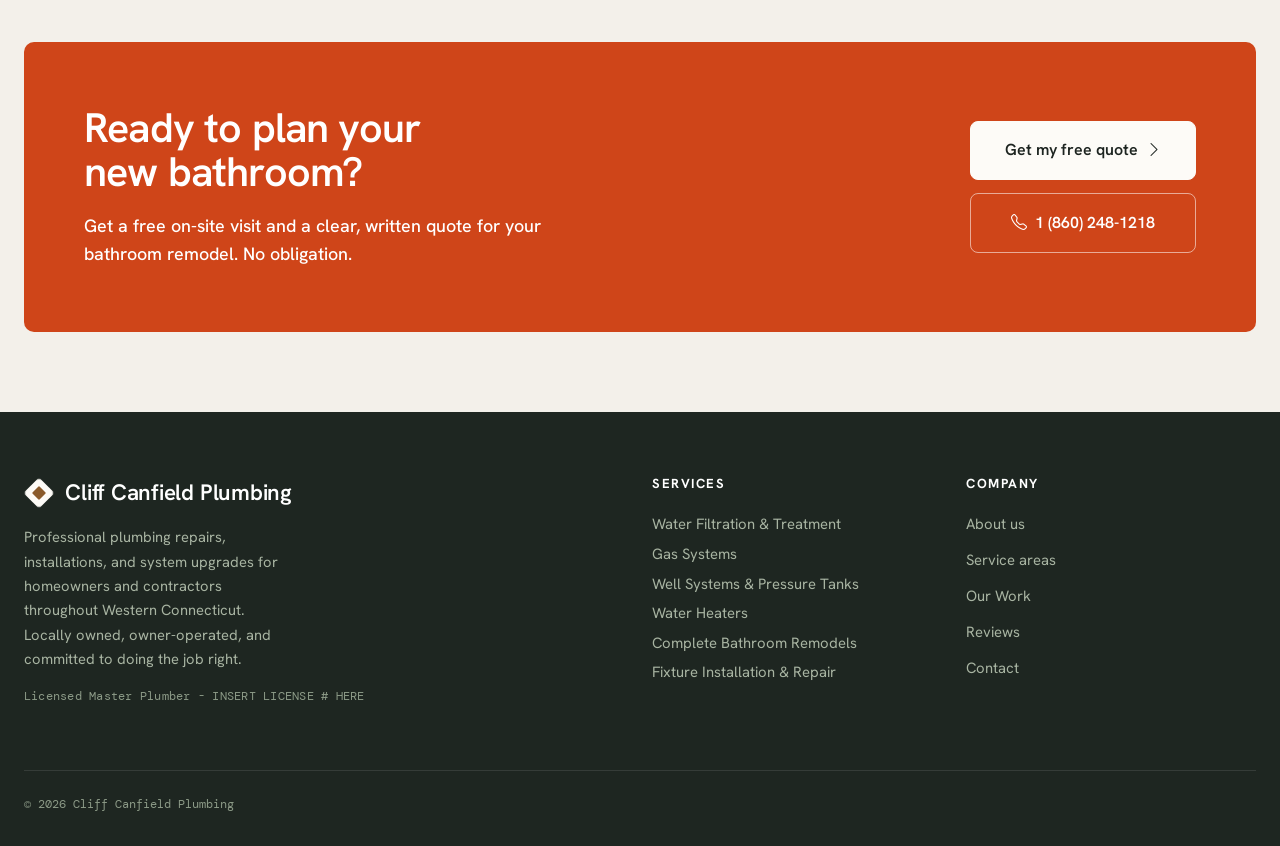
<file: website/services/bathroom-remodels/index.html>
<!doctype html>
<html lang="en">
<head>
  <meta charset="utf-8">
  <meta name="viewport" content="width=device-width, initial-scale=1">
  <meta name="robots" content="index, follow">
  <meta property="og:type" content="website">
  <meta property="og:site_name" content="Cliff Canfield Plumbing">
  <meta property="og:title" content="Bathroom Remodels in New Milford, CT | Cliff Canfield Plumbing">
  <meta property="og:description" content="Bathroom remodel and renovation plumbing in New Milford, Danbury and nearby CT towns. Licensed master plumber, clear written quotes.">
  <meta property="og:locale" content="en_US">
  <title>Bathroom Remodels in New Milford, CT | Cliff Canfield Plumbing</title>
  <meta name="description" content="Bathroom remodel and renovation plumbing in New Milford, Danbury and nearby CT towns. Licensed master plumber, clear written quotes.">

  <!-- Fonts -->
  <link rel="preconnect" href="https://fonts.googleapis.com">
  <link rel="preconnect" href="https://fonts.gstatic.com" crossorigin>
  <link href="https://fonts.googleapis.com/css2?family=DM+Mono:wght@400;500&family=Hanken+Grotesk:wght@400;500;600;700&display=swap" rel="stylesheet">

  <!-- Bootstrap + Bootstrap Icons -->
  <link href="https://cdn.jsdelivr.net/npm/bootstrap@5.3.3/dist/css/bootstrap.min.css" rel="stylesheet">
  <link href="https://cdn.jsdelivr.net/npm/bootstrap-icons@1.11.3/font/bootstrap-icons.min.css" rel="stylesheet">

  <link href="../../css/styles.css" rel="stylesheet">
  <script type="application/ld+json">
{
  "@context": "https://schema.org",
  "@type": "Service",
  "serviceType": "Bathroom Remodels",
  "name": "Bathroom Remodels in New Milford, CT",
  "description": "Bathroom remodel and renovation plumbing in New Milford, Danbury and nearby CT towns. Licensed master plumber, clear written quotes.",
  "provider": {
    "@type": "Plumber",
    "name": "Cliff Canfield Plumbing",
    "telephone": "+1-860-248-1218",
    "address": {
      "@type": "PostalAddress",
      "addressLocality": "New Milford",
      "addressRegion": "CT",
      "addressCountry": "US"
    },
    "areaServed": [
      {
        "@type": "City",
        "name": "New Milford, CT"
      },
      {
        "@type": "City",
        "name": "Brookfield, CT"
      },
      {
        "@type": "City",
        "name": "Danbury, CT"
      },
      {
        "@type": "City",
        "name": "Newtown, CT"
      },
      {
        "@type": "City",
        "name": "Bethel, CT"
      },
      {
        "@type": "City",
        "name": "Redding, CT"
      },
      {
        "@type": "City",
        "name": "Ridgefield, CT"
      },
      {
        "@type": "City",
        "name": "Easton, CT"
      },
      {
        "@type": "City",
        "name": "Wilton, CT"
      },
      {
        "@type": "City",
        "name": "Weston, CT"
      },
      {
        "@type": "City",
        "name": "Westport, CT"
      },
      {
        "@type": "City",
        "name": "Southbury, CT"
      },
      {
        "@type": "City",
        "name": "Roxbury, CT"
      }
    ]
  },
  "areaServed": [
    {
      "@type": "City",
      "name": "New Milford, CT"
    },
    {
      "@type": "City",
      "name": "Brookfield, CT"
    },
    {
      "@type": "City",
      "name": "Danbury, CT"
    },
    {
      "@type": "City",
      "name": "Newtown, CT"
    },
    {
      "@type": "City",
      "name": "Bethel, CT"
    },
    {
      "@type": "City",
      "name": "Redding, CT"
    },
    {
      "@type": "City",
      "name": "Ridgefield, CT"
    },
    {
      "@type": "City",
      "name": "Easton, CT"
    },
    {
      "@type": "City",
      "name": "Wilton, CT"
    },
    {
      "@type": "City",
      "name": "Weston, CT"
    },
    {
      "@type": "City",
      "name": "Westport, CT"
    },
    {
      "@type": "City",
      "name": "Southbury, CT"
    },
    {
      "@type": "City",
      "name": "Roxbury, CT"
    }
  ]
}
  </script>
  <script type="application/ld+json">
{
  "@context": "https://schema.org",
  "@type": "FAQPage",
  "mainEntity": [
    {
      "@type": "Question",
      "name": "How much does a bathroom remodel cost?",
      "acceptedAnswer": {
        "@type": "Answer",
        "text": "It depends on the size of the room, whether fixtures stay in place or move, the condition of the existing piping, and the fixtures and finishes you choose. Keeping the same layout costs far less than moving a toilet or shower. We give you a written, itemized quote after a free on-site visit, so you know the price before work starts."
      }
    },
    {
      "@type": "Question",
      "name": "How long does a bathroom remodel take?",
      "acceptedAnswer": {
        "@type": "Answer",
        "text": "A fixture refresh can often be done in a day or two. A full bathroom remodel takes longer because plumbing is done in stages, with rough-in before the walls close and finish plumbing after tile and paint. We will give you a realistic timeline with your quote."
      }
    },
    {
      "@type": "Question",
      "name": "Can you manage my whole bathroom remodel, or just the plumbing?",
      "acceptedAnswer": {
        "@type": "Answer",
        "text": "Both. Cliff can act as the general contractor for a complete bathroom remodel, or handle just the plumbing as part of your own contractor’s team."
      }
    },
    {
      "@type": "Question",
      "name": "Can I supply my own fixtures?",
      "acceptedAnswer": {
        "@type": "Answer",
        "text": "Yes. Many customers choose their own faucets, vanities and toilets. Let us know what you have picked so we can confirm the rough-in measurements before the walls are closed."
      }
    },
    {
      "@type": "Question",
      "name": "Do I need a permit for a bathroom remodel in Connecticut?",
      "acceptedAnswer": {
        "@type": "Answer",
        "text": "Most remodels that add or change plumbing require a permit and inspection from your town’s building department. We will tell you what your project needs during the on-site visit."
      }
    }
  ]
}
  </script>
</head>
<body>

  <!-- ============ HEADER ============ -->
  <header class="site-header fixed-top">
    <div class="announcement d-lg-none">
      <!-- <i class="bi bi-lightning-charge"></i> Free plumbing inspection -->
    </div>
    <nav class="navbar navbar-expand-lg" aria-label="Main navigation">
      <div class="container-xxl px-3 px-lg-4">
        <a class="navbar-brand brand" href="../../">
          <span class="brand-mark" aria-hidden="true"></span>
          Cliff Canfield Plumbing
        </a>
        <button class="navbar-toggler border-0 shadow-none" type="button" data-bs-toggle="collapse" data-bs-target="#mainNav" aria-controls="mainNav" aria-expanded="false" aria-label="Toggle navigation">
          <i class="bi bi-list"></i>
        </button>
        <div class="collapse navbar-collapse" id="mainNav">
          <ul class="navbar-nav mx-auto">
            <li class="nav-item dropdown nav-services">
              <a class="nav-link dropdown-toggle active" href="../../#services" role="button" data-bs-toggle="dropdown" aria-expanded="false">Services</a>
              <div class="dropdown-menu services-menu">
                <div class="services-menu-grid">
                  <div>
                    <p class="services-menu-title">Larger projects</p>
                    <ul>
                      <li><a class="dropdown-item active" aria-current="page" href="../../services/bathroom-remodels/">Bathroom Remodels</a></li>
                      <li><a class="dropdown-item" href="../../services/water-heater-installation/">Water Heater Installation</a></li>
                      <li><a class="dropdown-item" href="../../services/water-filtration-treatment/">Water Filtration &amp; Treatment</a></li>
                      <li><a class="dropdown-item" href="../../services/well-systems-pressure-tanks/">Well Systems &amp; Pressure Tanks</a></li>
                      <li><a class="dropdown-item" href="../../services/gas-systems/">Gas Systems</a></li>
                    </ul>
                  </div>
                  <div>
                    <p class="services-menu-title">Repairs &amp; everyday service</p>
                    <ul>
                      <li><a class="dropdown-item" href="../../services/plumbing-repairs/">Plumbing Repairs</a></li>
                      <li><a class="dropdown-item" href="../../services/fixture-installation-repair/">Fixture Installation &amp; Repair</a></li>
                      <li><a class="dropdown-item" href="../../services/leak-frozen-pipe-repair/">Leaks &amp; Frozen Pipes</a></li>
                      <li><a class="dropdown-item" href="../../services/toilet-repair-replacement/">Toilet Repair &amp; Replacement</a></li>
                    </ul>
                  </div>
                </div>
                <a class="services-menu-all" href="../../#services">View all services <i class="bi bi-chevron-right"></i></a>
              </div>
            </li>
            <li class="nav-item"><a class="nav-link" href="../../#projects">Our Work</a></li>
            <li class="nav-item"><a class="nav-link" href="../../#service-area">Service Areas</a></li>
            <li class="nav-item"><a class="nav-link" href="../../reviews.html">Reviews</a></li>
            <li class="nav-item"><a class="nav-link" href="../../#about">About</a></li>
            <li class="nav-item"><a class="nav-link" href="../../#contact">Contact</a></li>
          </ul>
          <a href="#estimate" class="btn btn-outline-ink">Request a Quote</a>
        </div>
      </div>
    </nav>
  </header>

  <main id="top" class="page-service">

    <!-- ============ SERVICE HERO ============ -->
    <section class="svc-hero">
      <div class="container-xxl px-3 px-lg-4">
        <nav class="svc-breadcrumb" aria-label="Breadcrumb">
          <ol class="breadcrumb">
            <li class="breadcrumb-item"><a href="../../">Home</a></li>
            <li class="breadcrumb-item"><a href="../../#services">Services</a></li>
            <li class="breadcrumb-item active" aria-current="page">Bathroom Remodels</li>
          </ol>
        </nav>
        <div class="row g-4 g-lg-5 align-items-center">
          <div class="col-lg-6 col-xl-7">
            <p class="eyebrow"><span class="dot"></span>Bathroom remodels · New Milford, CT</p>
            <h1 class="svc-title">Bathroom remodels in New Milford, CT</h1>
            <p class="svc-lead">Planning a new bathroom? Get the plumbing done right from the start: new supply and drain lines, showers, tubs, vanities and fixtures, installed by a licensed master plumber who can also manage your complete remodel.</p>
            <div class="svc-hero-actions">
              <a href="#estimate" class="btn btn-brand">Get a free remodel quote <i class="bi bi-chevron-right ms-1"></i></a>
              <a href="tel:+18602481218" class="btn btn-outline-ink"><i class="bi bi-telephone me-2"></i>1 (860) 248-1218</a>
            </div>
            <ul class="svc-trust">
              <li><span class="star">★</span> 4.9 from 200+ reviews</li>
              <li><i class="bi bi-patch-check"></i> Licensed master plumber</li>
              <li><i class="bi bi-clock"></i> Response within 2&ndash;3 hours</li>
            </ul>
          </div>
          <div class="col-lg-6 col-xl-5">
            <figure class="svc-hero-media">
              <!-- Swap for your best bathroom remodels photo (portrait works best). -->
              <img src="../../images/services/bathroom-remodels.jpg" alt="Bathroom remodel plumbing rough-in with PEX supply lines, PVC drains and a new tub in open wall framing" width="960" height="1200">
              <figcaption>Bathroom rough-in: new PEX supply lines, drains and tub ready for finish work</figcaption>
            </figure>
          </div>
        </div>
      </div>
    </section>

    <!-- ============ MAIN CONTENT ============ -->
    <section class="section svc-content" id="details">
      <div class="container-xxl px-3 px-lg-4">
        <div class="row g-4 g-lg-5">
          <article class="col-12 svc-article svc-article-full">

            <section id="what-it-involves">
              <p class="eyebrow">The service</p>
              <h2>What a bathroom remodel involves</h2>
              <p class="section-intro">The plumbing is the part of a bathroom remodel you never see once the walls are closed, and the part that matters most. Getting it right means no leaks behind new tile, strong water pressure and drains that work for decades.</p>
              <p>Whether you are refreshing fixtures or gutting the room to the studs, a bathroom remodel typically includes:</p>
              <ul class="check-list">
                <li><i class="bi bi-check2"></i>Planning the layout and fixture locations with you</li>
                <li><i class="bi bi-check2"></i>Removing old fixtures and outdated piping</li>
                <li><i class="bi bi-check2"></i>New water supply lines (often PEX) and shut-off valves</li>
                <li><i class="bi bi-check2"></i>Drain, waste and vent piping sized and sloped correctly</li>
                <li><i class="bi bi-check2"></i>Shower valves with scald protection and tub installation</li>
                <li><i class="bi bi-check2"></i>Vanity, sink, faucet and toilet installation</li>
                <li><i class="bi bi-check2"></i>Pressure-testing everything before walls are closed</li>
                <li><i class="bi bi-check2"></i>Final fixture setup, testing and cleanup</li>
              </ul>
            </section>

            <section id="warning-signs">
              <p class="eyebrow">Common problems</p>
              <h2>Signs it&rsquo;s time to renovate your bathroom</h2>
              <p class="section-intro">Many bathroom remodels start with a plumbing problem. These are the issues we see most often in older Connecticut homes:</p>
              <div class="info-grid cols-3">
                <div class="info-card"><h3>Leaks and water damage</h3><p>Soft floors, stained ceilings below or loose tiles usually mean water has been getting where it shouldn&rsquo;t.</p></div>
                <div class="info-card"><h3>Old galvanized or failing pipes</h3><p>Corroded steel or patched copper causes low pressure and rusty water, and is best replaced while walls are open.</p></div>
                <div class="info-card"><h3>Shower temperature swings</h3><p>Older valves without pressure balancing can scald when someone flushes. Modern valves fix that.</p></div>
                <div class="info-card"><h3>Slow or noisy drains</h3><p>Undersized or poorly vented drains gurgle and back up. A remodel is the time to correct them.</p></div>
                <div class="info-card"><h3>Outdated or worn fixtures</h3><p>Dripping faucets, cracked tubs and inefficient toilets waste water and money.</p></div>
                <div class="info-card"><h3>A layout that doesn&rsquo;t work</h3><p>Moving a toilet, adding a shower or a second sink means moving supply and drain lines.</p></div>
              </div>
            </section>

            <section id="options">
              <p class="eyebrow">Remodel options</p>
              <h2>Choosing the right bathroom remodel for your home</h2>
              <p class="section-intro">Every bathroom remodel is different. These are the most common project types we help with:</p>
              <div class="info-grid">
                <div class="info-card">
                  <span class="info-tag">Most flexible</span>
                  <h3>Complete bathroom remodel</h3>
                  <p>A full renovation from demolition to final fixtures, with Cliff able to act as the general contractor and coordinate the project.</p>
                  <ul><li>One point of contact</li><li>Layout changes possible</li><li>Plumbing done right behind the walls</li></ul>
                </div>
                <div class="info-card">
                  <span class="info-tag">Fast upgrade</span>
                  <h3>Shower &amp; tub replacement</h3>
                  <p>Replace a dated tub or shower, convert a tub to a walk-in shower, or upgrade to a modern valve.</p>
                  <ul><li>Pressure-balanced or thermostatic valves</li><li>New drains and supply lines</li><li>Less disruption than a full remodel</li></ul>
                </div>
                <div class="info-card">
                  <span class="info-tag">Fixture refresh</span>
                  <h3>Vanity, sink &amp; faucet updates</h3>
                  <p>New vanities, sinks, faucets and toilets installed on your existing plumbing, with repairs where needed.</p>
                  <ul><li>Quick turnaround</li><li>Customer-supplied fixtures welcome</li><li>Good time to replace shut-off valves</li></ul>
                </div>
                <div class="info-card">
                  <span class="info-tag">For contractors</span>
                  <h3>Remodel plumbing only</h3>
                  <p>Working with your own contractor or builder? We handle the rough-in and finish plumbing as part of your team.</p>
                  <ul><li>Rough-in and finish plumbing</li><li>Coordinated scheduling</li><li>Code-compliant, inspection-ready work</li></ul>
                </div>
              </div>
            </section>

            <section id="considerations">
              <p class="eyebrow">Project considerations</p>
              <h2>What to plan for before your bathroom renovation</h2>
              <p class="section-intro">A little planning up front keeps a bathroom remodel on budget and on schedule.</p>
              <dl class="consider-list">
                <div><dt>Layout changes</dt><dd>Keeping fixtures where they are costs less. Moving a toilet or shower means rerouting drains, which depends on your floor structure and access.</dd></div>
                <div><dt>Piping material</dt><dd>Remodels are the best time to replace old galvanized or failing copper. PEX is a common, durable choice for new supply lines.</dd></div>
                <div><dt>Fixture selection</dt><dd>Choose fixtures early. Valve bodies and drains are installed before walls close, and some fixtures need specific rough-in measurements.</dd></div>
                <div><dt>Water quality</dt><dd>Hard water and well water sediment are hard on new fixtures. Filtration or a softener protects your investment.</dd></div>
                <div><dt>Permits &amp; inspections</dt><dd>Most bathroom remodels involving new plumbing need a permit and inspection in Connecticut towns.</dd></div>
                <div><dt>Timeline</dt><dd>Plumbing happens in stages: rough-in before walls close, finish plumbing after tile and paint. Plan for both visits.</dd></div>
              </dl>
            </section>

            <section id="process">
              <p class="eyebrow">How it works</p>
              <h2>Our bathroom remodel process</h2>
              <p class="section-intro">You will know what is happening, what it costs and when each stage will be done.</p>
              <ol class="svc-steps" style="--steps:5">
                <li><h3>Request a visit</h3><p>Call us or send the form below with a few details about your bathroom.</p></li>
                <li><h3>On-site walkthrough</h3><p>We look at the space, the existing plumbing and your plans, and talk through options.</p></li>
                <li><h3>Clear, written quote</h3><p>You get a written quote before anything starts. No obligation and no surprises.</p></li>
                <li><h3>Rough-in</h3><p>New supply, drain and vent lines and valves are installed and pressure-tested before walls close.</p></li>
                <li><h3>Finish &amp; walkthrough</h3><p>Fixtures are installed, tested and adjusted, and the job site is cleaned up.</p></li>
              </ol>
            </section>

            <section id="why-us">
              <p class="eyebrow">Why Cliff Canfield Plumbing</p>
              <h2>Why homeowners choose us for their bathroom remodel</h2>
              <div class="why-grid">
                <div class="why-item"><span class="icon-box"><i class="bi bi-patch-check"></i></span><div><h3>Licensed master plumber</h3><p>Your work is done by a Connecticut licensed master plumber who knows the code and does the job right.</p></div></div>
                <div class="why-item"><span class="icon-box"><i class="bi bi-person-check"></i></span><div><h3>Owner-operated</h3><p>You work directly with Cliff from the first call to the final walkthrough. No call centers, no hand-offs.</p></div></div>
                <div class="why-item"><span class="icon-box"><i class="bi bi-geo-alt"></i></span><div><h3>Local &amp; responsive</h3><p>Based in New Milford and serving towns across Western Connecticut, with a typical response within 2&ndash;3 hours.</p></div></div>
                <div class="why-item"><span class="icon-box"><i class="bi bi-file-earmark-text"></i></span><div><h3>Clear quotes first</h3><p>We come out, talk through your options and give you a written quote before any work begins.</p></div></div>
              </div>
            </section>

          </article>
        </div>
      </div>
    </section>

    <!-- ============ SERVICE AREA (generated) ============ -->
    <section class="section pt-0" id="service-area">
      <div class="container-xxl px-3 px-lg-4">
        <div class="svc-area">
          <div class="row g-4 align-items-center">
            <div class="col-lg-6">
              <p class="eyebrow">Service area</p>
              <h2 class="section-title">Bathroom remodels in New Milford &amp; nearby towns</h2>
              <p class="svc-area-text">Based in New Milford, we handle bathroom remodel plumbing for homeowners, contractors and builders across Western Connecticut, from Brookfield, Danbury and Newtown to Ridgefield, Southbury and Westport. Local means easier scheduling between remodel stages and a plumber who knows the older homes in your area.</p>
            </div>
            <div class="col-lg-6">
              <ul class="area-chips svc-area-chips" aria-label="Towns we serve">
                  <li>New Milford</li>
                  <li>Brookfield</li>
                  <li>Danbury</li>
                  <li>Newtown</li>
                  <li>Bethel</li>
                  <li>Redding</li>
                  <li>Ridgefield</li>
                  <li>Easton</li>
                  <li>Wilton</li>
                  <li>Weston</li>
                  <li>Westport</li>
                  <li>Southbury</li>
                  <li>Roxbury</li>
              </ul>
              <p class="svc-area-note">Don&rsquo;t see your town? Call <a href="tel:+18602481218">1 (860) 248-1218</a> &mdash; we likely cover it.</p>
            </div>
          </div>
        </div>
      </div>
    </section>

    <!-- ============ ESTIMATE + REVIEW ============ -->
    <section class="section pt-0" id="estimate">
      <div class="container-xxl px-3 px-lg-4">
        <div class="estimate-card">
          <div class="row g-0">
            <div class="col-lg-7">
              <div class="estimate-main">
                <p class="eyebrow">Free estimate</p>
                <h2 class="section-title">Get your bathroom remodel quote</h2>
                <p class="lead-text">Tell us about your bathroom and what you&rsquo;d like to change. We&rsquo;ll come out, look at the space and give you a clear price.</p>
                <ol class="next-steps">
                  <li><strong>Send your details</strong>Takes about a minute.</li>
                  <li><strong>We call you back</strong>Typically within 2&ndash;3 hours.</li>
                  <li><strong>Free on-site quote</strong>Written, no obligation.</li>
                </ol>

                <div id="quoteFormWrap">
                  <form id="quoteForm" class="estimate-form" action="../../send-lead.php" method="post" novalidate>
                    <div class="hp-field" aria-hidden="true"><label>Leave this field empty<input type="text" name="company_website" tabindex="-1" autocomplete="off"></label></div>
                    <div class="row g-3">
                      <div class="col-md-6">
                        <label for="fullName" class="form-label">Full name</label>
                        <input type="text" class="form-control" id="fullName" name="fullName" placeholder="Jordan Reyes" autocomplete="name" required>
                        <div class="invalid-feedback">Please enter your name.</div>
                      </div>
                      <div class="col-md-6">
                        <label for="phone" class="form-label">Phone number</label>
                        <input type="tel" class="form-control" id="phone" name="phone" placeholder="(860) 555-0142" inputmode="tel" autocomplete="tel" pattern="\(\d{3}\) \d{3}-\d{4}" required>
                        <div class="invalid-feedback">Enter a 10-digit phone number.</div>
                      </div>
                      <div class="col-md-6">
                        <label for="zip" class="form-label">Property ZIP code</label>
                        <input type="text" class="form-control" id="zip" name="zip" placeholder="06776" inputmode="numeric" maxlength="5" pattern="\d{5}" autocomplete="postal-code" required>
                        <div class="invalid-feedback">Enter a 5-digit ZIP code.</div>
                      </div>
                      <div class="col-md-6">
                        <label for="projectType" class="form-label">Type of project</label>
                        <select class="form-select" id="projectType" name="projectType" required>
                          <option value="Bathroom Remodel" selected>Complete bathroom remodel</option>
                          <option value="Shower / Tub Replacement">Shower or tub replacement</option>
                          <option value="Fixture Updates">Vanity, sink &amp; fixture updates</option>
                          <option value="Remodel Plumbing (Contractor)">Plumbing for my contractor&rsquo;s project</option>
                          <option value="Other">Something else</option>
                        </select>
                      </div>
                      <div class="col-12">
                        <div class="d-flex justify-content-between align-items-baseline">
                          <label for="projectDetails" class="form-label">Tell us about your bathroom</label>
                          <span class="char-count" id="detailsCount" aria-live="polite">0 / 1000</span>
                        </div>
                        <textarea class="form-control" id="projectDetails" name="projectDetails" rows="3" maxlength="1000" placeholder="e.g. &quot;Full remodel of our upstairs bath. Want to swap the tub for a walk-in shower and add a double vanity.&quot;" required></textarea>
                        <div class="invalid-feedback">Please add a few details about the job.</div>
                      </div>
                      <input type="hidden" name="sourcePage" value="Bathroom Remodels">
                    </div>
                    <div class="mt-4">
                      <button type="submit" class="btn btn-brand">Request my free quote <i class="bi bi-chevron-right ms-1"></i></button>
                      <p class="form-note">No spam · Free, no-obligation quote</p>
                    </div>
                  </form>
                </div>

                <div id="quoteSuccess" class="estimate-success d-none" role="status" aria-live="polite">
                  <div class="success-icon"><i class="bi bi-check-lg"></i></div>
                  <h3 class="quote-title">Thanks, <span id="successName">neighbor</span>!</h3>
                  <p class="lead-text mb-4">Your request is in. We&rsquo;ll give you a call shortly to schedule your visit.</p>
                  <button type="button" class="btn btn-outline-ink" id="resetQuote">Submit another request</button>
                </div>
              </div>
            </div>

            <div class="col-lg-5">
              <div class="estimate-review">
                <p class="eyebrow">From a customer</p>
                <span class="stars" aria-label="5 out of 5 stars">★★★★★</span>
                <blockquote class="long">&ldquo;We had a lot of fixtures to replace, each with a different challenge. I asked for quality products and Cliff delivered with American Made Prier Plumbing and PEX piping. I explained the details and he was on the job the next day. He gave me the estimate and it seemed fair. When he was done, everything looked great and worked perfectly. Cliff is easy to work with and will deliver what you specified. When he was done, he cleaned up the job sites completely. The final bill matched the estimate. No hidden charges. &hellip;&rdquo;</blockquote>
                <div class="reviewer">
                  <span class="avatar">RD</span>
                  <div><div class="name">Richard D.</div><div class="place">Homeowner · Angi review</div></div>
                </div>
                <div class="review-spacer"></div>
                <ul class="estimate-facts">
                  <li><i class="bi bi-star-fill"></i> 4.9 average from 200+ reviews</li>
                  <li><i class="bi bi-patch-check"></i> Licensed master plumber</li>
                  <li><i class="bi bi-house-check"></i> Free, no-obligation on-site quote</li>
                </ul>
              </div>
            </div>
          </div>
        </div>
      </div>
    </section>

    <!-- ============ FAQ ============ -->
    <section class="section pt-0" id="faq">
      <div class="container-xxl px-3 px-lg-4">
        <div class="row g-4">
          <div class="col-lg-5 col-xl-4">
            <div class="faq-intro">
              <p class="eyebrow">Bathroom remodel FAQ</p>
              <h2 class="section-title">Bathroom remodel questions, answered.</h2>
              <p class="faq-note d-none d-md-block">Have a question we didn&rsquo;t cover? Call <a href="tel:+18602481218">1 (860) 248-1218</a> and talk to a master plumber.</p>
            </div>
          </div>
          <div class="col-lg-7 offset-xl-1">
            <div class="accordion faq-accordion" id="svcFaq">
              <div class="accordion-item">
                <h3 class="accordion-header">
                  <button class="accordion-button collapsed" type="button" data-bs-toggle="collapse" data-bs-target="#sfaq1" aria-expanded="false" aria-controls="sfaq1">How much does a bathroom remodel cost?</button>
                </h3>
                <div id="sfaq1" class="accordion-collapse collapse" data-bs-parent="#svcFaq">
                  <div class="accordion-body">It depends on the size of the room, whether fixtures stay in place or move, the condition of the existing piping, and the fixtures and finishes you choose. Keeping the same layout costs far less than moving a toilet or shower. We give you a written, itemized quote after a free on-site visit, so you know the price before work starts.</div>
                </div>
              </div>
              <div class="accordion-item">
                <h3 class="accordion-header">
                  <button class="accordion-button collapsed" type="button" data-bs-toggle="collapse" data-bs-target="#sfaq2" aria-expanded="false" aria-controls="sfaq2">How long does a bathroom remodel take?</button>
                </h3>
                <div id="sfaq2" class="accordion-collapse collapse" data-bs-parent="#svcFaq">
                  <div class="accordion-body">A fixture refresh can often be done in a day or two. A full bathroom remodel takes longer because plumbing is done in stages, with rough-in before the walls close and finish plumbing after tile and paint. We will give you a realistic timeline with your quote.</div>
                </div>
              </div>
              <div class="accordion-item">
                <h3 class="accordion-header">
                  <button class="accordion-button collapsed" type="button" data-bs-toggle="collapse" data-bs-target="#sfaq3" aria-expanded="false" aria-controls="sfaq3">Can you manage my whole bathroom remodel, or just the plumbing?</button>
                </h3>
                <div id="sfaq3" class="accordion-collapse collapse" data-bs-parent="#svcFaq">
                  <div class="accordion-body">Both. Cliff can act as the general contractor for a complete bathroom remodel, or handle just the plumbing as part of your own contractor&rsquo;s team.</div>
                </div>
              </div>
              <div class="accordion-item">
                <h3 class="accordion-header">
                  <button class="accordion-button collapsed" type="button" data-bs-toggle="collapse" data-bs-target="#sfaq4" aria-expanded="false" aria-controls="sfaq4">Can I supply my own fixtures?</button>
                </h3>
                <div id="sfaq4" class="accordion-collapse collapse" data-bs-parent="#svcFaq">
                  <div class="accordion-body">Yes. Many customers choose their own faucets, vanities and toilets. Let us know what you have picked so we can confirm the rough-in measurements before the walls are closed.</div>
                </div>
              </div>
              <div class="accordion-item">
                <h3 class="accordion-header">
                  <button class="accordion-button collapsed" type="button" data-bs-toggle="collapse" data-bs-target="#sfaq5" aria-expanded="false" aria-controls="sfaq5">Do I need a permit for a bathroom remodel in Connecticut?</button>
                </h3>
                <div id="sfaq5" class="accordion-collapse collapse" data-bs-parent="#svcFaq">
                  <div class="accordion-body">Most remodels that add or change plumbing require a permit and inspection from your town&rsquo;s building department. We will tell you what your project needs during the on-site visit.</div>
                </div>
              </div>
            </div>
          </div>
        </div>
      </div>
    </section>

    <!-- ============ RELATED SERVICES ============ -->
    <section class="section pt-0" id="related">
      <div class="container-xxl px-3 px-lg-4">
        <p class="eyebrow">Related services</p>
        <h2 class="section-title mb-4">Other services for your bathroom project.</h2>
        <div class="row g-3 g-lg-4">
          <div class="col-md-6 col-lg-4">
            <article class="service-card">
              <span class="icon-box"><svg class="svc-icon" viewBox="0 0 24 24" fill="none" stroke="currentColor" stroke-width="1.6" stroke-linecap="round" stroke-linejoin="round" aria-hidden="true"><path d="M3 7.5v6"/><path d="M3 9h11.5a4.5 4.5 0 0 1 4.5 4.5V15h-3.4v-1.2a1.3 1.3 0 0 0-1.3-1.3H3"/><path d="M9 9V6M6.5 6h5"/><path d="M17.3 21a1.5 1.5 0 0 1-1.5-1.5c0-.9 1.5-2.5 1.5-2.5s1.5 1.6 1.5 2.5a1.5 1.5 0 0 1-1.5 1.5Z"/></svg></span>
              <h3>Fixture Installation &amp; Repair</h3>
              <p>Faucets, sinks, showers and tub fixtures installed or repaired, including fixtures you supply.</p>
              <a href="../../services/fixture-installation-repair/" class="link-more">Learn more <i class="bi bi-chevron-right"></i></a>
            </article>
          </div>
          <div class="col-md-6 col-lg-4">
            <article class="service-card">
              <span class="icon-box"><svg class="svc-icon" viewBox="0 0 24 24" fill="none" stroke="currentColor" stroke-width="1.6" stroke-linecap="round" stroke-linejoin="round" aria-hidden="true"><rect x="5" y="3" width="8" height="6.5" rx="1.2"/><path d="M3.5 10.5h16.5a6.5 6.5 0 0 1-6.5 6.5h-3.5a6.5 6.5 0 0 1-6.5-6.5Z"/><path d="M8.5 16.8 8 21h8l-.4-4.2"/></svg></span>
              <h3>Toilet Repair &amp; Replacement</h3>
              <p>New toilets installed with a fresh seal, and running or leaking toilets repaired.</p>
              <a href="../../services/toilet-repair-replacement/" class="link-more">Learn more <i class="bi bi-chevron-right"></i></a>
            </article>
          </div>
          <div class="col-md-6 col-lg-4">
            <article class="service-card">
              <span class="icon-box"><svg class="svc-icon" viewBox="0 0 24 24" fill="none" stroke="currentColor" stroke-width="1.6" stroke-linecap="round" stroke-linejoin="round" aria-hidden="true"><path d="M12 3.2S6 9.6 6 14a6 6 0 0 0 12 0c0-4.4-6-10.8-6-10.8Z"/><path d="M8.6 13.5h6.8M9.4 16.5h5.2"/></svg></span>
              <h3>Water Filtration &amp; Treatment</h3>
              <p>Softeners and filtration that protect new fixtures from hard water and well sediment.</p>
              <a href="../../services/water-filtration-treatment/" class="link-more">Learn more <i class="bi bi-chevron-right"></i></a>
            </article>
          </div>
        </div>
      </div>
    </section>

    <!-- ============ FINAL CTA ============ -->
    <section class="section pt-0" id="contact">
      <div class="container-xxl px-3 px-lg-4">
        <div class="cta-band">
          <div class="cta-copy">
            <h2>Ready to plan your new bathroom?</h2>
            <p>Get a free on-site visit and a clear, written quote for your bathroom remodel. No obligation.</p>
          </div>
          <div class="cta-actions">
            <a href="#estimate" class="btn btn-cream">Get my free quote <i class="bi bi-chevron-right ms-1"></i></a>
            <a href="tel:+18602481218" class="btn btn-outline-cream"><i class="bi bi-telephone me-2"></i>1 (860) 248-1218</a>
          </div>
        </div>
      </div>
    </section>
  </main>

  <!-- ============ FOOTER ============ -->
  <footer class="site-footer" id="site-footer">
    <div class="container-xxl px-3 px-lg-4">
      <div class="row g-4">
        <div class="col-lg-5 col-xl-6">
          <a class="brand brand-light mb-3" href="../../">
            <span class="brand-mark brand-mark-light" aria-hidden="true"></span>
            Cliff Canfield Plumbing
          </a>
          <p class="footer-about">Professional plumbing repairs, installations, and system upgrades for homeowners and contractors throughout Western Connecticut. Locally owned, owner-operated, and committed to doing the job right.</p>
          <p class="mono-small footer-license d-none d-md-block">Licensed Master Plumber - INSERT LICENSE # HERE</p>
        </div>
        <div class="col-6 col-lg-3 d-none d-md-block">
          <h3 class="footer-heading">Services</h3>
          <ul class="footer-links">
            <li><a href="../../services/water-filtration-treatment/">Water Filtration & Treatment</a></li>
            <li><a href="../../services/gas-systems/">Gas Systems</a></li>
            <li><a href="../../services/well-systems-pressure-tanks/">Well Systems & Pressure Tanks</a></li>
            <li><a href="../../services/water-heater-installation/">Water Heaters</a></li>
            <li><a href="../../services/bathroom-remodels/">Complete Bathroom Remodels</a></li>
            <li><a href="../../services/fixture-installation-repair/">Fixture Installation & Repair</a></li>
          </ul>
        </div>
        <div class="col-6 col-lg-4 col-xl-3 d-none d-md-block">
          <h3 class="footer-heading">Company</h3>
          <ul class="footer-links footer-links-spaced">
            <li><a href="../../#about">About us</a></li>
            <li><a href="../../#service-area">Service areas</a></li>
            <li><a href="../../#projects">Our Work</a></li>
            <li><a href="../../reviews.html">Reviews</a></li>
            <li><a href="../../#contact">Contact</a></li>
          </ul>
        </div>
      </div>
      <div class="footer-bottom">
        <span>© <span id="year">2026</span> Cliff Canfield Plumbing </span>
      </div>
    </div>
  </footer>

  <!-- Mobile sticky action bar -->
  <div class="mobile-cta d-lg-none">
    <a href="tel:+18602481218" class="btn btn-outline-cream"><i class="bi bi-telephone me-2"></i>1 (860) 248-1218</a>
    <a href="#estimate" class="btn btn-brand">Get a free quote <i class="bi bi-chevron-right ms-1"></i></a>
  </div>

  <!-- Back to top -->
  <button type="button" class="back-to-top" id="backToTop" aria-label="Back to top">
    <i class="bi bi-arrow-up"></i>
  </button>

  <script src="https://cdn.jsdelivr.net/npm/bootstrap@5.3.3/dist/js/bootstrap.bundle.min.js"></script>
  <script src="../../js/main.js"></script>
</body>
</html>
</file>
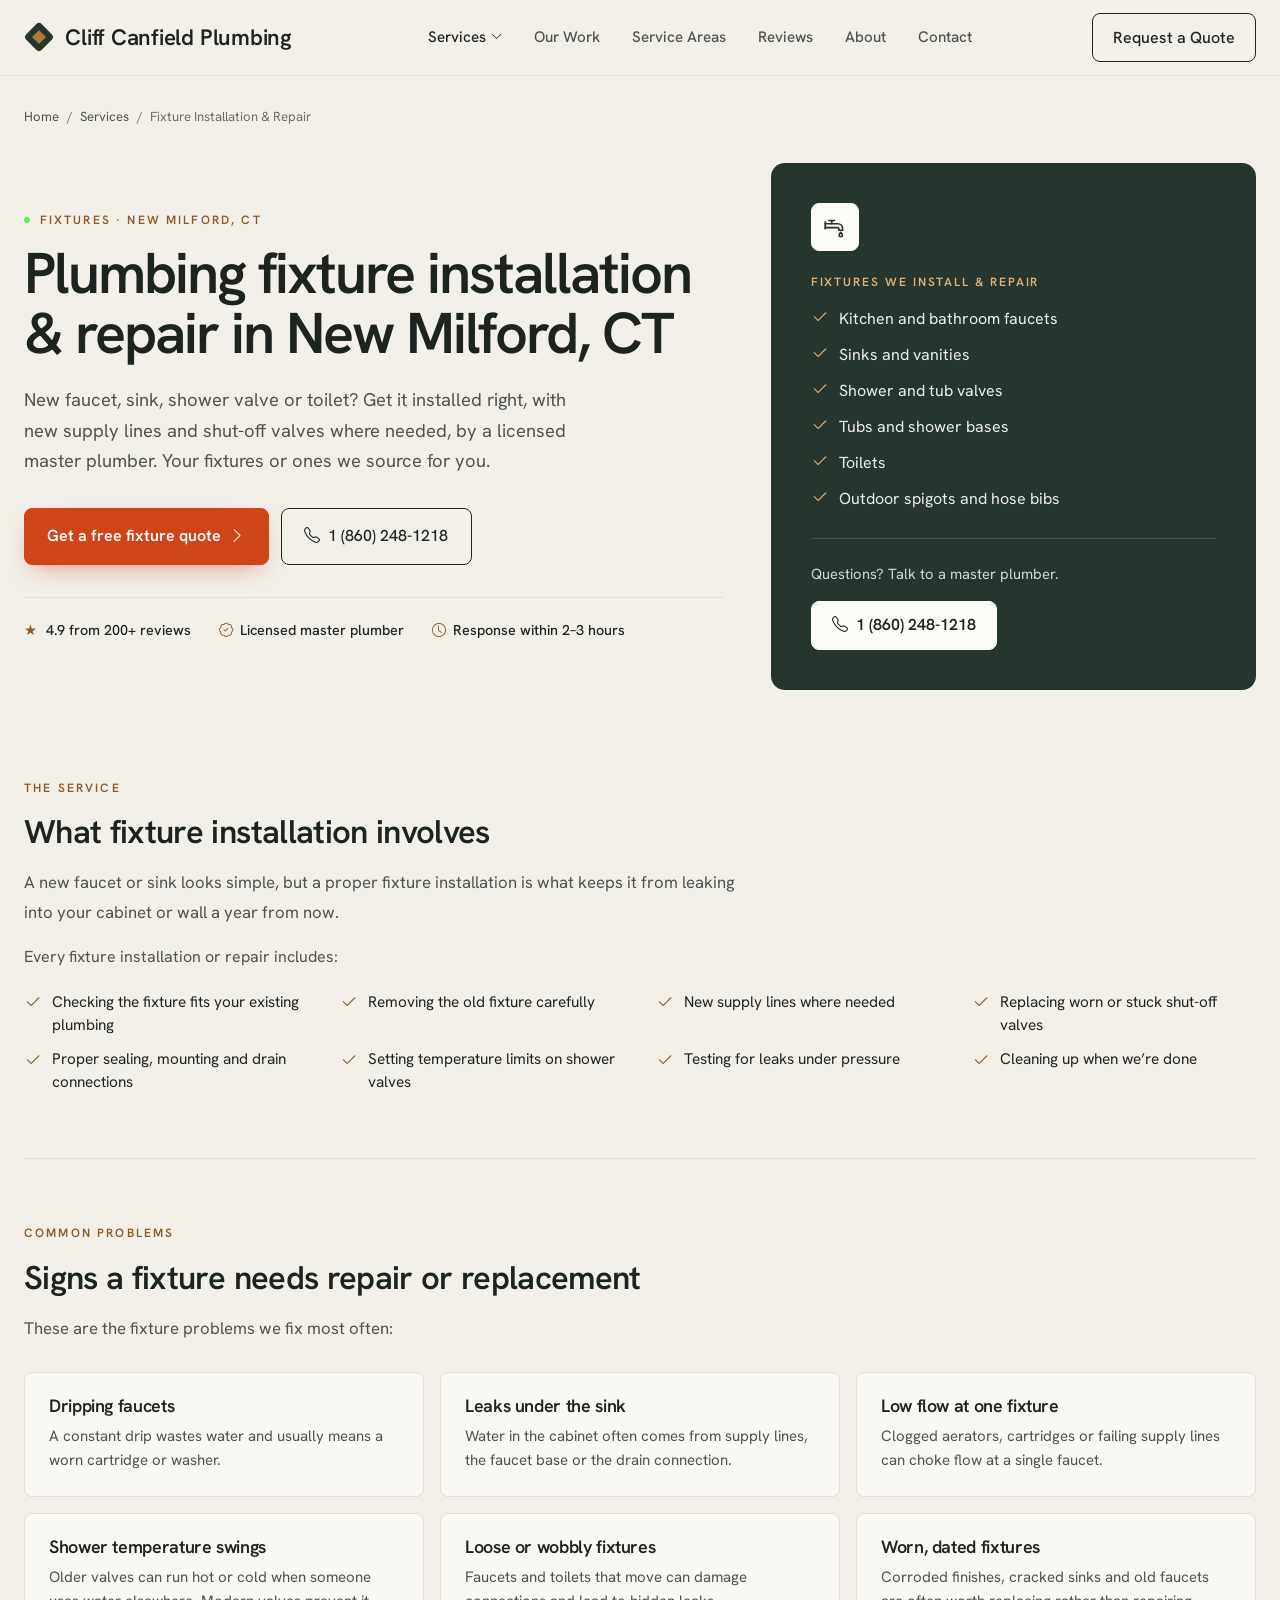
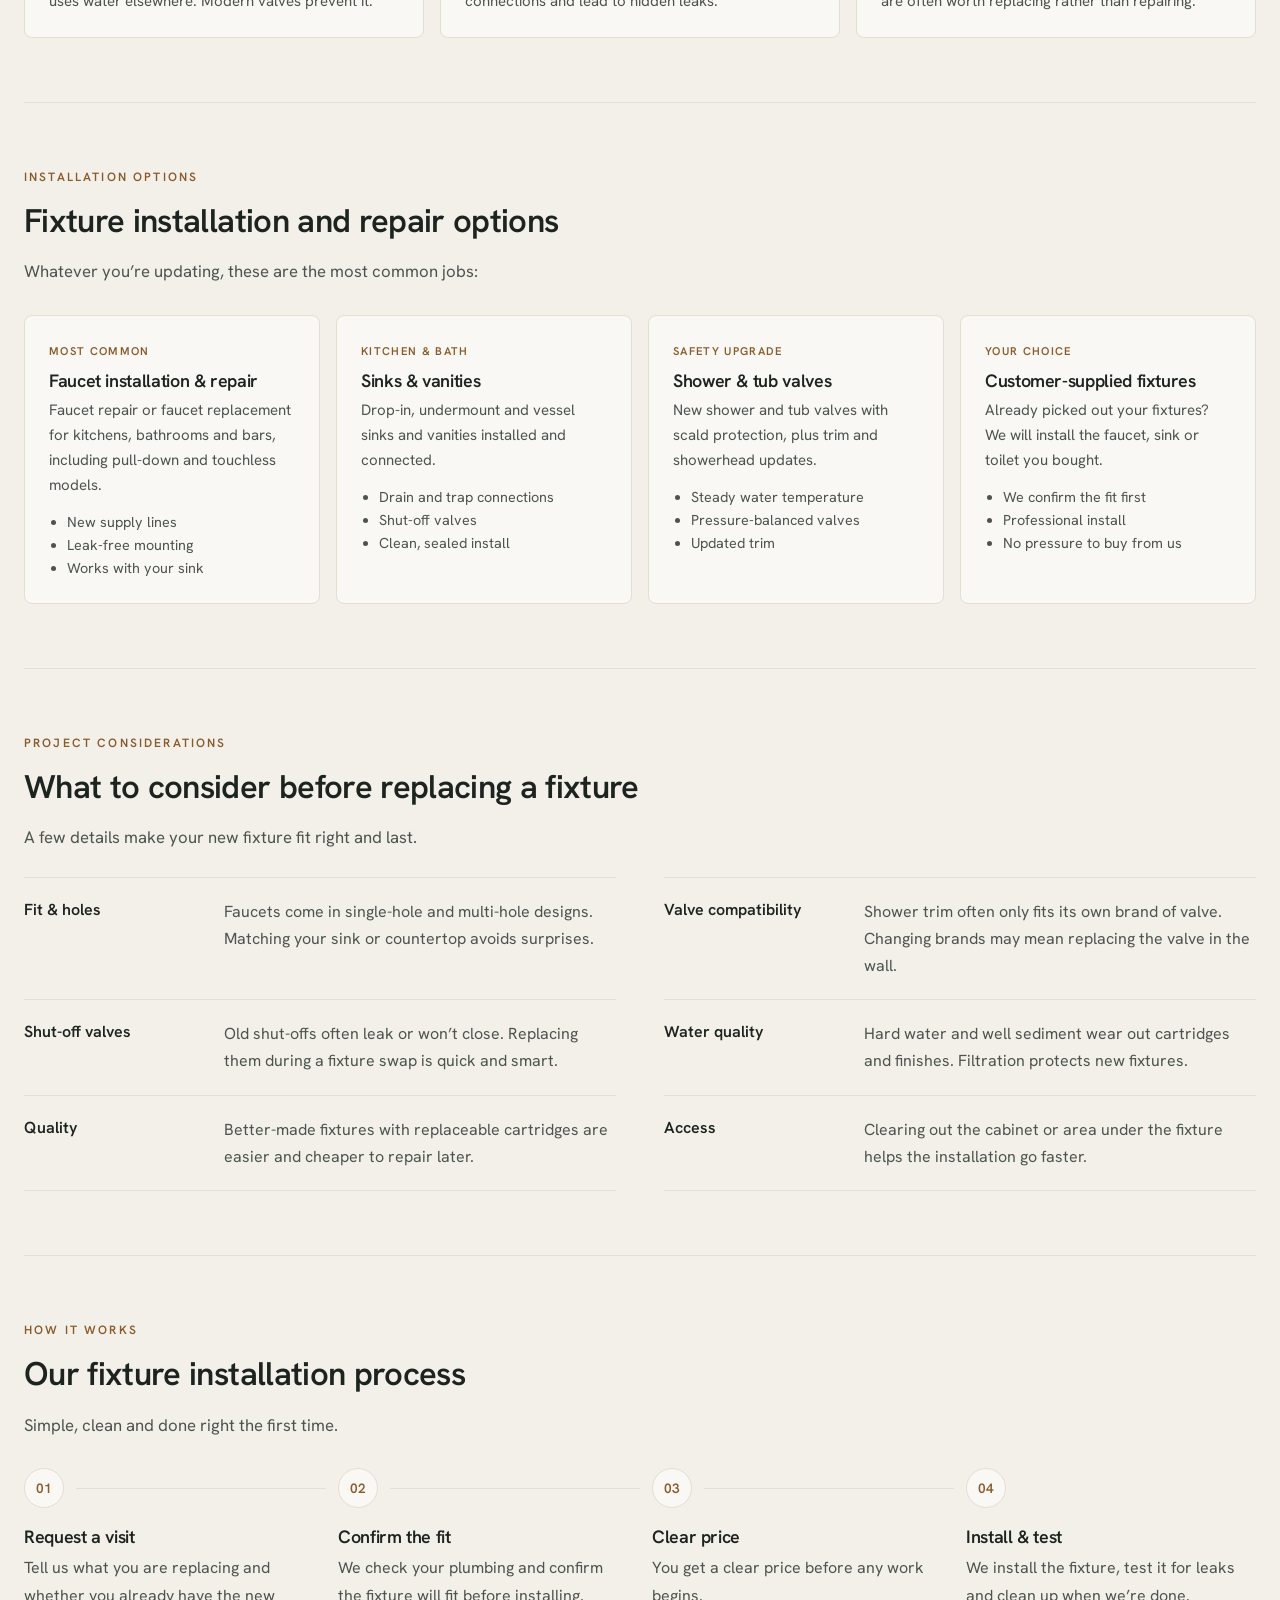
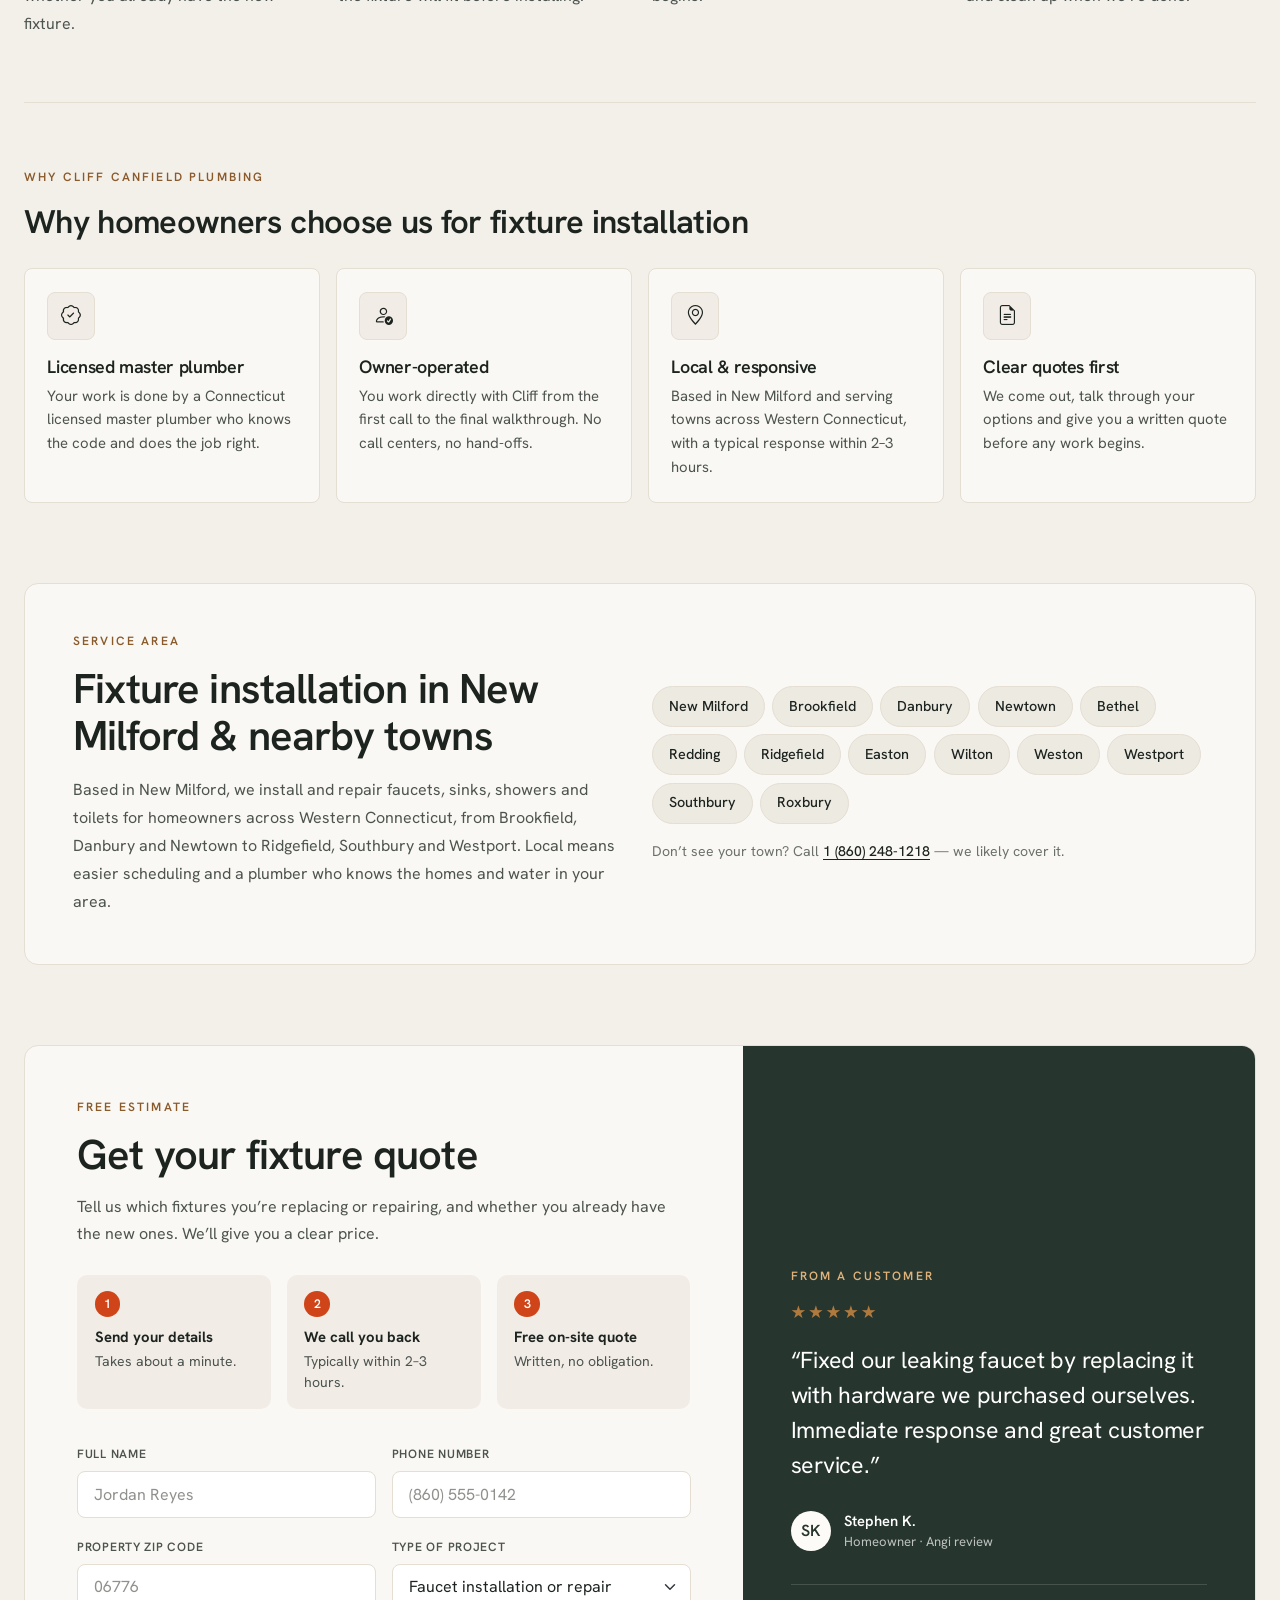
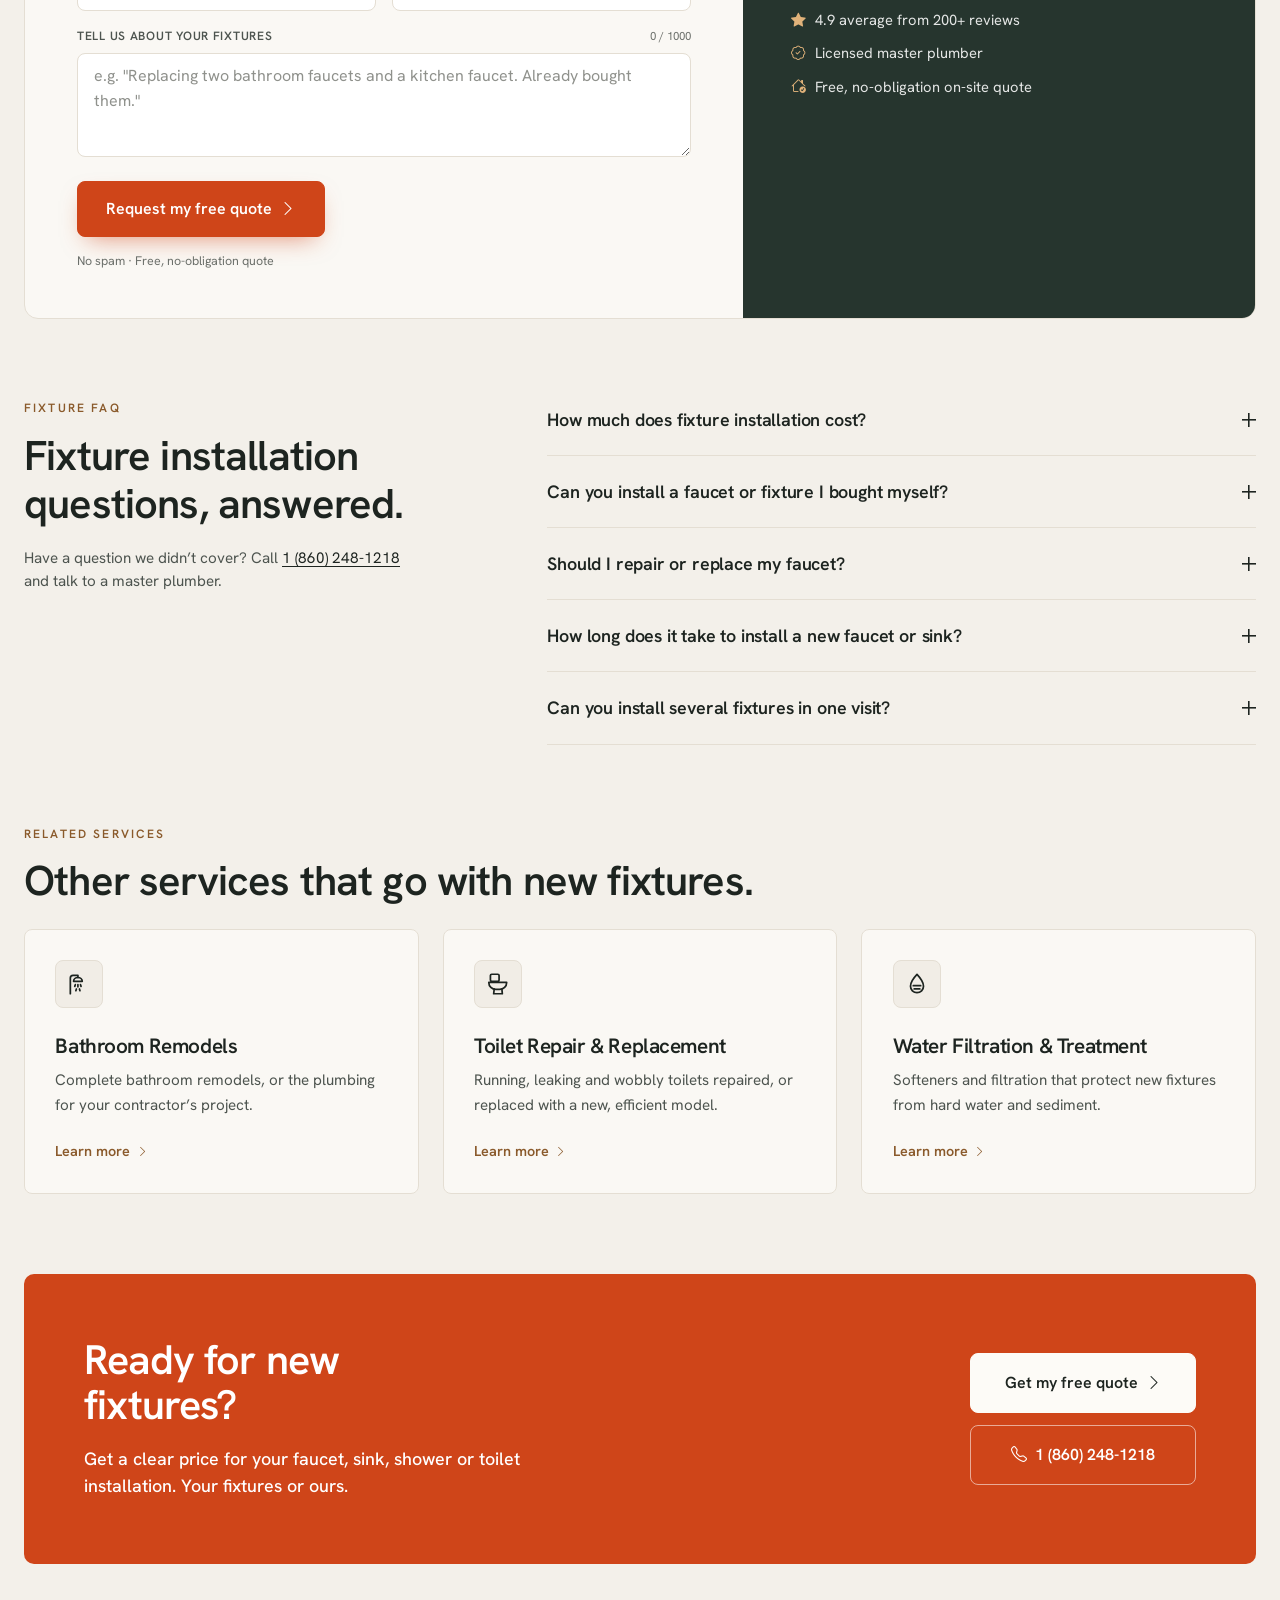
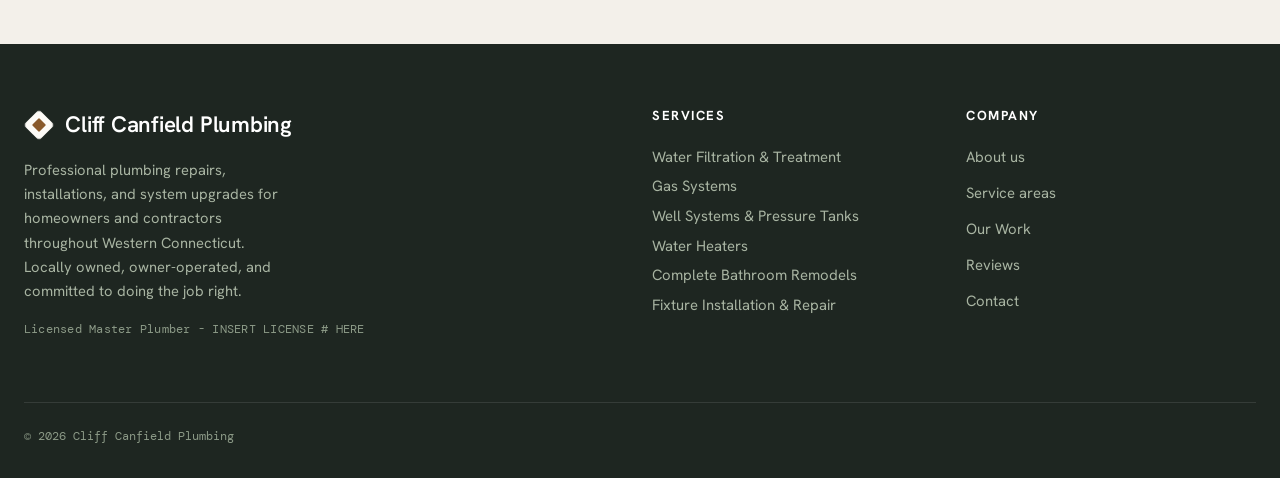
<file: website/services/fixture-installation-repair/index.html>
<!doctype html>
<html lang="en">
<head>
  <meta charset="utf-8">
  <meta name="viewport" content="width=device-width, initial-scale=1">
  <meta name="robots" content="index, follow">
  <meta property="og:type" content="website">
  <meta property="og:site_name" content="Cliff Canfield Plumbing">
  <meta property="og:title" content="Fixture Installation in New Milford, CT | Cliff Canfield Plumbing">
  <meta property="og:description" content="Faucet, sink, shower and toilet fixture installation and repair in New Milford, Danbury and nearby CT towns. Your fixtures or ours.">
  <meta property="og:locale" content="en_US">
  <title>Fixture Installation in New Milford, CT | Cliff Canfield Plumbing</title>
  <meta name="description" content="Faucet, sink, shower and toilet fixture installation and repair in New Milford, Danbury and nearby CT towns. Your fixtures or ours.">

  <!-- Fonts -->
  <link rel="preconnect" href="https://fonts.googleapis.com">
  <link rel="preconnect" href="https://fonts.gstatic.com" crossorigin>
  <link href="https://fonts.googleapis.com/css2?family=DM+Mono:wght@400;500&family=Hanken+Grotesk:wght@400;500;600;700&display=swap" rel="stylesheet">

  <!-- Bootstrap + Bootstrap Icons -->
  <link href="https://cdn.jsdelivr.net/npm/bootstrap@5.3.3/dist/css/bootstrap.min.css" rel="stylesheet">
  <link href="https://cdn.jsdelivr.net/npm/bootstrap-icons@1.11.3/font/bootstrap-icons.min.css" rel="stylesheet">

  <link href="../../css/styles.css" rel="stylesheet">
  <script type="application/ld+json">
{
  "@context": "https://schema.org",
  "@type": "Service",
  "serviceType": "Fixture Installation & Repair",
  "name": "Fixture Installation & Repair in New Milford, CT",
  "description": "Faucet, sink, shower and toilet fixture installation and repair in New Milford, Danbury and nearby CT towns. Your fixtures or ours.",
  "provider": {
    "@type": "Plumber",
    "name": "Cliff Canfield Plumbing",
    "telephone": "+1-860-248-1218",
    "address": {
      "@type": "PostalAddress",
      "addressLocality": "New Milford",
      "addressRegion": "CT",
      "addressCountry": "US"
    },
    "areaServed": [
      {
        "@type": "City",
        "name": "New Milford, CT"
      },
      {
        "@type": "City",
        "name": "Brookfield, CT"
      },
      {
        "@type": "City",
        "name": "Danbury, CT"
      },
      {
        "@type": "City",
        "name": "Newtown, CT"
      },
      {
        "@type": "City",
        "name": "Bethel, CT"
      },
      {
        "@type": "City",
        "name": "Redding, CT"
      },
      {
        "@type": "City",
        "name": "Ridgefield, CT"
      },
      {
        "@type": "City",
        "name": "Easton, CT"
      },
      {
        "@type": "City",
        "name": "Wilton, CT"
      },
      {
        "@type": "City",
        "name": "Weston, CT"
      },
      {
        "@type": "City",
        "name": "Westport, CT"
      },
      {
        "@type": "City",
        "name": "Southbury, CT"
      },
      {
        "@type": "City",
        "name": "Roxbury, CT"
      }
    ]
  },
  "areaServed": [
    {
      "@type": "City",
      "name": "New Milford, CT"
    },
    {
      "@type": "City",
      "name": "Brookfield, CT"
    },
    {
      "@type": "City",
      "name": "Danbury, CT"
    },
    {
      "@type": "City",
      "name": "Newtown, CT"
    },
    {
      "@type": "City",
      "name": "Bethel, CT"
    },
    {
      "@type": "City",
      "name": "Redding, CT"
    },
    {
      "@type": "City",
      "name": "Ridgefield, CT"
    },
    {
      "@type": "City",
      "name": "Easton, CT"
    },
    {
      "@type": "City",
      "name": "Wilton, CT"
    },
    {
      "@type": "City",
      "name": "Weston, CT"
    },
    {
      "@type": "City",
      "name": "Westport, CT"
    },
    {
      "@type": "City",
      "name": "Southbury, CT"
    },
    {
      "@type": "City",
      "name": "Roxbury, CT"
    }
  ]
}
  </script>
  <script type="application/ld+json">
{
  "@context": "https://schema.org",
  "@type": "FAQPage",
  "mainEntity": [
    {
      "@type": "Question",
      "name": "How much does fixture installation cost?",
      "acceptedAnswer": {
        "@type": "Answer",
        "text": "It depends on the fixture, the condition of the plumbing behind it and whether valves or supply lines need replacing. Swapping a faucet on good plumbing costs far less than replacing a shower valve inside the wall. You get a clear price before any work starts."
      }
    },
    {
      "@type": "Question",
      "name": "Can you install a faucet or fixture I bought myself?",
      "acceptedAnswer": {
        "@type": "Answer",
        "text": "Yes. We are happy to install fixtures you supply. Send us the model or a photo of the box so we can confirm it fits your sink, countertop or valve."
      }
    },
    {
      "@type": "Question",
      "name": "Should I repair or replace my faucet?",
      "acceptedAnswer": {
        "@type": "Answer",
        "text": "If the faucet is in good shape, a new cartridge or washer often fixes drips. If it is corroded, discontinued or leaking at the body, replacement is usually the better value. We will give you both options."
      }
    },
    {
      "@type": "Question",
      "name": "How long does it take to install a new faucet or sink?",
      "acceptedAnswer": {
        "@type": "Answer",
        "text": "Most faucet swaps are done in a single visit. Sinks, vanities and shower valves take longer, especially when plumbing needs to be adjusted. We will give you a timeline with your quote."
      }
    },
    {
      "@type": "Question",
      "name": "Can you install several fixtures in one visit?",
      "acceptedAnswer": {
        "@type": "Answer",
        "text": "Yes. Replacing several fixtures at once is often more efficient. Let us know everything on your list so we can plan the time and parts."
      }
    }
  ]
}
  </script>
</head>
<body>

  <!-- ============ HEADER ============ -->
  <header class="site-header fixed-top">
    <div class="announcement d-lg-none">
      <!-- <i class="bi bi-lightning-charge"></i> Free plumbing inspection -->
    </div>
    <nav class="navbar navbar-expand-lg" aria-label="Main navigation">
      <div class="container-xxl px-3 px-lg-4">
        <a class="navbar-brand brand" href="../../">
          <span class="brand-mark" aria-hidden="true"></span>
          Cliff Canfield Plumbing
        </a>
        <button class="navbar-toggler border-0 shadow-none" type="button" data-bs-toggle="collapse" data-bs-target="#mainNav" aria-controls="mainNav" aria-expanded="false" aria-label="Toggle navigation">
          <i class="bi bi-list"></i>
        </button>
        <div class="collapse navbar-collapse" id="mainNav">
          <ul class="navbar-nav mx-auto">
            <li class="nav-item dropdown nav-services">
              <a class="nav-link dropdown-toggle active" href="../../#services" role="button" data-bs-toggle="dropdown" aria-expanded="false">Services</a>
              <div class="dropdown-menu services-menu">
                <div class="services-menu-grid">
                  <div>
                    <p class="services-menu-title">Larger projects</p>
                    <ul>
                      <li><a class="dropdown-item" href="../../services/bathroom-remodels/">Bathroom Remodels</a></li>
                      <li><a class="dropdown-item" href="../../services/water-heater-installation/">Water Heater Installation</a></li>
                      <li><a class="dropdown-item" href="../../services/water-filtration-treatment/">Water Filtration &amp; Treatment</a></li>
                      <li><a class="dropdown-item" href="../../services/well-systems-pressure-tanks/">Well Systems &amp; Pressure Tanks</a></li>
                      <li><a class="dropdown-item" href="../../services/gas-systems/">Gas Systems</a></li>
                    </ul>
                  </div>
                  <div>
                    <p class="services-menu-title">Repairs &amp; everyday service</p>
                    <ul>
                      <li><a class="dropdown-item" href="../../services/plumbing-repairs/">Plumbing Repairs</a></li>
                      <li><a class="dropdown-item active" aria-current="page" href="../../services/fixture-installation-repair/">Fixture Installation &amp; Repair</a></li>
                      <li><a class="dropdown-item" href="../../services/leak-frozen-pipe-repair/">Leaks &amp; Frozen Pipes</a></li>
                      <li><a class="dropdown-item" href="../../services/toilet-repair-replacement/">Toilet Repair &amp; Replacement</a></li>
                    </ul>
                  </div>
                </div>
                <a class="services-menu-all" href="../../#services">View all services <i class="bi bi-chevron-right"></i></a>
              </div>
            </li>
            <li class="nav-item"><a class="nav-link" href="../../#projects">Our Work</a></li>
            <li class="nav-item"><a class="nav-link" href="../../#service-area">Service Areas</a></li>
            <li class="nav-item"><a class="nav-link" href="../../reviews.html">Reviews</a></li>
            <li class="nav-item"><a class="nav-link" href="../../#about">About</a></li>
            <li class="nav-item"><a class="nav-link" href="../../#contact">Contact</a></li>
          </ul>
          <a href="#estimate" class="btn btn-outline-ink">Request a Quote</a>
        </div>
      </div>
    </nav>
  </header>

  <main id="top" class="page-service">

    <!-- ============ SERVICE HERO ============ -->
    <section class="svc-hero">
      <div class="container-xxl px-3 px-lg-4">
        <nav class="svc-breadcrumb" aria-label="Breadcrumb">
          <ol class="breadcrumb">
            <li class="breadcrumb-item"><a href="../../">Home</a></li>
            <li class="breadcrumb-item"><a href="../../#services">Services</a></li>
            <li class="breadcrumb-item active" aria-current="page">Fixture Installation &amp; Repair</li>
          </ol>
        </nav>
        <div class="row g-4 g-lg-5 align-items-center">
          <div class="col-lg-6 col-xl-7">
            <p class="eyebrow"><span class="dot"></span>Fixtures · New Milford, CT</p>
            <h1 class="svc-title">Plumbing fixture installation &amp; repair in New Milford, CT</h1>
            <p class="svc-lead">New faucet, sink, shower valve or toilet? Get it installed right, with new supply lines and shut-off valves where needed, by a licensed master plumber. Your fixtures or ones we source for you.</p>
            <div class="svc-hero-actions">
              <a href="#estimate" class="btn btn-brand">Get a free fixture quote <i class="bi bi-chevron-right ms-1"></i></a>
              <a href="tel:+18602481218" class="btn btn-outline-ink"><i class="bi bi-telephone me-2"></i>1 (860) 248-1218</a>
            </div>
            <ul class="svc-trust">
              <li><span class="star">★</span> 4.9 from 200+ reviews</li>
              <li><i class="bi bi-patch-check"></i> Licensed master plumber</li>
              <li><i class="bi bi-clock"></i> Response within 2&ndash;3 hours</li>
            </ul>
          </div>
          <div class="col-lg-6 col-xl-5">
            <!-- Add a real job photo here later: replace this panel with a <figure class="svc-hero-media">. -->
            <div class="svc-hero-panel">
              <span class="icon-box"><svg class="svc-icon" viewBox="0 0 24 24" fill="none" stroke="currentColor" stroke-width="1.6" stroke-linecap="round" stroke-linejoin="round" aria-hidden="true"><path d="M3 7.5v6"/><path d="M3 9h11.5a4.5 4.5 0 0 1 4.5 4.5V15h-3.4v-1.2a1.3 1.3 0 0 0-1.3-1.3H3"/><path d="M9 9V6M6.5 6h5"/><path d="M17.3 21a1.5 1.5 0 0 1-1.5-1.5c0-.9 1.5-2.5 1.5-2.5s1.5 1.6 1.5 2.5a1.5 1.5 0 0 1-1.5 1.5Z"/></svg></span>
              <p class="svc-hero-panel-title">Fixtures we install &amp; repair</p>
              <ul class="svc-hero-panel-list">
                <li><i class="bi bi-check2"></i>Kitchen and bathroom faucets</li>
                <li><i class="bi bi-check2"></i>Sinks and vanities</li>
                <li><i class="bi bi-check2"></i>Shower and tub valves</li>
                <li><i class="bi bi-check2"></i>Tubs and shower bases</li>
                <li><i class="bi bi-check2"></i>Toilets</li>
                <li><i class="bi bi-check2"></i>Outdoor spigots and hose bibs</li>
              </ul>
              <div class="svc-hero-panel-call">
                <span>Questions? Talk to a master plumber.</span>
                <a href="tel:+18602481218" class="btn btn-cream"><i class="bi bi-telephone me-2"></i>1 (860) 248-1218</a>
              </div>
            </div>
          </div>
        </div>
      </div>
    </section>

    <!-- ============ MAIN CONTENT ============ -->
    <section class="section svc-content" id="details">
      <div class="container-xxl px-3 px-lg-4">
        <div class="row g-4 g-lg-5">
          <article class="col-12 svc-article svc-article-full">

            <section id="what-it-involves">
              <p class="eyebrow">The service</p>
              <h2>What fixture installation involves</h2>
              <p class="section-intro">A new faucet or sink looks simple, but a proper fixture installation is what keeps it from leaking into your cabinet or wall a year from now.</p>
              <p>Every fixture installation or repair includes:</p>
              <ul class="check-list">
                <li><i class="bi bi-check2"></i>Checking the fixture fits your existing plumbing</li>
                <li><i class="bi bi-check2"></i>Removing the old fixture carefully</li>
                <li><i class="bi bi-check2"></i>New supply lines where needed</li>
                <li><i class="bi bi-check2"></i>Replacing worn or stuck shut-off valves</li>
                <li><i class="bi bi-check2"></i>Proper sealing, mounting and drain connections</li>
                <li><i class="bi bi-check2"></i>Setting temperature limits on shower valves</li>
                <li><i class="bi bi-check2"></i>Testing for leaks under pressure</li>
                <li><i class="bi bi-check2"></i>Cleaning up when we&rsquo;re done</li>
              </ul>
            </section>

            <section id="warning-signs">
              <p class="eyebrow">Common problems</p>
              <h2>Signs a fixture needs repair or replacement</h2>
              <p class="section-intro">These are the fixture problems we fix most often:</p>
              <div class="info-grid cols-3">
                <div class="info-card"><h3>Dripping faucets</h3><p>A constant drip wastes water and usually means a worn cartridge or washer.</p></div>
                <div class="info-card"><h3>Leaks under the sink</h3><p>Water in the cabinet often comes from supply lines, the faucet base or the drain connection.</p></div>
                <div class="info-card"><h3>Low flow at one fixture</h3><p>Clogged aerators, cartridges or failing supply lines can choke flow at a single faucet.</p></div>
                <div class="info-card"><h3>Shower temperature swings</h3><p>Older valves can run hot or cold when someone uses water elsewhere. Modern valves prevent it.</p></div>
                <div class="info-card"><h3>Loose or wobbly fixtures</h3><p>Faucets and toilets that move can damage connections and lead to hidden leaks.</p></div>
                <div class="info-card"><h3>Worn, dated fixtures</h3><p>Corroded finishes, cracked sinks and old faucets are often worth replacing rather than repairing.</p></div>
              </div>
            </section>

            <section id="options">
              <p class="eyebrow">Installation options</p>
              <h2>Fixture installation and repair options</h2>
              <p class="section-intro">Whatever you&rsquo;re updating, these are the most common jobs:</p>
              <div class="info-grid">
                <div class="info-card">
                  <span class="info-tag">Most common</span>
                  <h3>Faucet installation &amp; repair</h3>
                  <p>Faucet repair or faucet replacement for kitchens, bathrooms and bars, including pull-down and touchless models.</p>
                  <ul><li>New supply lines</li><li>Leak-free mounting</li><li>Works with your sink</li></ul>
                </div>
                <div class="info-card">
                  <span class="info-tag">Kitchen &amp; bath</span>
                  <h3>Sinks &amp; vanities</h3>
                  <p>Drop-in, undermount and vessel sinks and vanities installed and connected.</p>
                  <ul><li>Drain and trap connections</li><li>Shut-off valves</li><li>Clean, sealed install</li></ul>
                </div>
                <div class="info-card">
                  <span class="info-tag">Safety upgrade</span>
                  <h3>Shower &amp; tub valves</h3>
                  <p>New shower and tub valves with scald protection, plus trim and showerhead updates.</p>
                  <ul><li>Steady water temperature</li><li>Pressure-balanced valves</li><li>Updated trim</li></ul>
                </div>
                <div class="info-card">
                  <span class="info-tag">Your choice</span>
                  <h3>Customer-supplied fixtures</h3>
                  <p>Already picked out your fixtures? We will install the faucet, sink or toilet you bought.</p>
                  <ul><li>We confirm the fit first</li><li>Professional install</li><li>No pressure to buy from us</li></ul>
                </div>
              </div>
            </section>

            <section id="considerations">
              <p class="eyebrow">Project considerations</p>
              <h2>What to consider before replacing a fixture</h2>
              <p class="section-intro">A few details make your new fixture fit right and last.</p>
              <dl class="consider-list">
                <div><dt>Fit &amp; holes</dt><dd>Faucets come in single-hole and multi-hole designs. Matching your sink or countertop avoids surprises.</dd></div>
                <div><dt>Valve compatibility</dt><dd>Shower trim often only fits its own brand of valve. Changing brands may mean replacing the valve in the wall.</dd></div>
                <div><dt>Shut-off valves</dt><dd>Old shut-offs often leak or won&rsquo;t close. Replacing them during a fixture swap is quick and smart.</dd></div>
                <div><dt>Water quality</dt><dd>Hard water and well sediment wear out cartridges and finishes. Filtration protects new fixtures.</dd></div>
                <div><dt>Quality</dt><dd>Better-made fixtures with replaceable cartridges are easier and cheaper to repair later.</dd></div>
                <div><dt>Access</dt><dd>Clearing out the cabinet or area under the fixture helps the installation go faster.</dd></div>
              </dl>
            </section>

            <section id="process">
              <p class="eyebrow">How it works</p>
              <h2>Our fixture installation process</h2>
              <p class="section-intro">Simple, clean and done right the first time.</p>
              <ol class="svc-steps" style="--steps:4">
                <li><h3>Request a visit</h3><p>Tell us what you are replacing and whether you already have the new fixture.</p></li>
                <li><h3>Confirm the fit</h3><p>We check your plumbing and confirm the fixture will fit before installing.</p></li>
                <li><h3>Clear price</h3><p>You get a clear price before any work begins.</p></li>
                <li><h3>Install &amp; test</h3><p>We install the fixture, test it for leaks and clean up when we&rsquo;re done.</p></li>
              </ol>
            </section>

            <section id="why-us">
              <p class="eyebrow">Why Cliff Canfield Plumbing</p>
              <h2>Why homeowners choose us for fixture installation</h2>
              <div class="why-grid">
                <div class="why-item"><span class="icon-box"><i class="bi bi-patch-check"></i></span><div><h3>Licensed master plumber</h3><p>Your work is done by a Connecticut licensed master plumber who knows the code and does the job right.</p></div></div>
                <div class="why-item"><span class="icon-box"><i class="bi bi-person-check"></i></span><div><h3>Owner-operated</h3><p>You work directly with Cliff from the first call to the final walkthrough. No call centers, no hand-offs.</p></div></div>
                <div class="why-item"><span class="icon-box"><i class="bi bi-geo-alt"></i></span><div><h3>Local &amp; responsive</h3><p>Based in New Milford and serving towns across Western Connecticut, with a typical response within 2&ndash;3 hours.</p></div></div>
                <div class="why-item"><span class="icon-box"><i class="bi bi-file-earmark-text"></i></span><div><h3>Clear quotes first</h3><p>We come out, talk through your options and give you a written quote before any work begins.</p></div></div>
              </div>
            </section>

          </article>
        </div>
      </div>
    </section>

    <!-- ============ SERVICE AREA (generated) ============ -->
    <section class="section pt-0" id="service-area">
      <div class="container-xxl px-3 px-lg-4">
        <div class="svc-area">
          <div class="row g-4 align-items-center">
            <div class="col-lg-6">
              <p class="eyebrow">Service area</p>
              <h2 class="section-title">Fixture installation in New Milford &amp; nearby towns</h2>
              <p class="svc-area-text">Based in New Milford, we install and repair faucets, sinks, showers and toilets for homeowners across Western Connecticut, from Brookfield, Danbury and Newtown to Ridgefield, Southbury and Westport. Local means easier scheduling and a plumber who knows the homes and water in your area.</p>
            </div>
            <div class="col-lg-6">
              <ul class="area-chips svc-area-chips" aria-label="Towns we serve">
                  <li>New Milford</li>
                  <li>Brookfield</li>
                  <li>Danbury</li>
                  <li>Newtown</li>
                  <li>Bethel</li>
                  <li>Redding</li>
                  <li>Ridgefield</li>
                  <li>Easton</li>
                  <li>Wilton</li>
                  <li>Weston</li>
                  <li>Westport</li>
                  <li>Southbury</li>
                  <li>Roxbury</li>
              </ul>
              <p class="svc-area-note">Don&rsquo;t see your town? Call <a href="tel:+18602481218">1 (860) 248-1218</a> &mdash; we likely cover it.</p>
            </div>
          </div>
        </div>
      </div>
    </section>

    <!-- ============ ESTIMATE + REVIEW ============ -->
    <section class="section pt-0" id="estimate">
      <div class="container-xxl px-3 px-lg-4">
        <div class="estimate-card">
          <div class="row g-0">
            <div class="col-lg-7">
              <div class="estimate-main">
                <p class="eyebrow">Free estimate</p>
                <h2 class="section-title">Get your fixture quote</h2>
                <p class="lead-text">Tell us which fixtures you&rsquo;re replacing or repairing, and whether you already have the new ones. We&rsquo;ll give you a clear price.</p>
                <ol class="next-steps">
                  <li><strong>Send your details</strong>Takes about a minute.</li>
                  <li><strong>We call you back</strong>Typically within 2&ndash;3 hours.</li>
                  <li><strong>Free on-site quote</strong>Written, no obligation.</li>
                </ol>

                <div id="quoteFormWrap">
                  <form id="quoteForm" class="estimate-form" action="../../send-lead.php" method="post" novalidate>
                    <div class="hp-field" aria-hidden="true"><label>Leave this field empty<input type="text" name="company_website" tabindex="-1" autocomplete="off"></label></div>
                    <div class="row g-3">
                      <div class="col-md-6">
                        <label for="fullName" class="form-label">Full name</label>
                        <input type="text" class="form-control" id="fullName" name="fullName" placeholder="Jordan Reyes" autocomplete="name" required>
                        <div class="invalid-feedback">Please enter your name.</div>
                      </div>
                      <div class="col-md-6">
                        <label for="phone" class="form-label">Phone number</label>
                        <input type="tel" class="form-control" id="phone" name="phone" placeholder="(860) 555-0142" inputmode="tel" autocomplete="tel" pattern="\(\d{3}\) \d{3}-\d{4}" required>
                        <div class="invalid-feedback">Enter a 10-digit phone number.</div>
                      </div>
                      <div class="col-md-6">
                        <label for="zip" class="form-label">Property ZIP code</label>
                        <input type="text" class="form-control" id="zip" name="zip" placeholder="06776" inputmode="numeric" maxlength="5" pattern="\d{5}" autocomplete="postal-code" required>
                        <div class="invalid-feedback">Enter a 5-digit ZIP code.</div>
                      </div>
                      <div class="col-md-6">
                        <label for="projectType" class="form-label">Type of project</label>
                        <select class="form-select" id="projectType" name="projectType" required>
                          <option value="Fixture Installation" selected>Faucet installation or repair</option>
                          <option value="Sink / Vanity">Sink or vanity</option>
                          <option value="Shower / Tub Valve">Shower or tub valve</option>
                          <option value="Toilet">Toilet</option>
                          <option value="Multiple Fixtures">Several fixtures</option>
                          <option value="Other">Something else</option>
                        </select>
                      </div>
                      <div class="col-12">
                        <div class="d-flex justify-content-between align-items-baseline">
                          <label for="projectDetails" class="form-label">Tell us about your fixtures</label>
                          <span class="char-count" id="detailsCount" aria-live="polite">0 / 1000</span>
                        </div>
                        <textarea class="form-control" id="projectDetails" name="projectDetails" rows="3" maxlength="1000" placeholder="e.g. &quot;Replacing two bathroom faucets and a kitchen faucet. Already bought them.&quot;" required></textarea>
                        <div class="invalid-feedback">Please add a few details about the job.</div>
                      </div>
                      <input type="hidden" name="sourcePage" value="Fixture Installation &amp; Repair">
                    </div>
                    <div class="mt-4">
                      <button type="submit" class="btn btn-brand">Request my free quote <i class="bi bi-chevron-right ms-1"></i></button>
                      <p class="form-note">No spam · Free, no-obligation quote</p>
                    </div>
                  </form>
                </div>

                <div id="quoteSuccess" class="estimate-success d-none" role="status" aria-live="polite">
                  <div class="success-icon"><i class="bi bi-check-lg"></i></div>
                  <h3 class="quote-title">Thanks, <span id="successName">neighbor</span>!</h3>
                  <p class="lead-text mb-4">Your request is in. We&rsquo;ll give you a call shortly to schedule your visit.</p>
                  <button type="button" class="btn btn-outline-ink" id="resetQuote">Submit another request</button>
                </div>
              </div>
            </div>

            <div class="col-lg-5">
              <div class="estimate-review">
                <p class="eyebrow">From a customer</p>
                <span class="stars" aria-label="5 out of 5 stars">★★★★★</span>
                <blockquote>&ldquo;Fixed our leaking faucet by replacing it with hardware we purchased ourselves. Immediate response and great customer service.&rdquo;</blockquote>
                <div class="reviewer">
                  <span class="avatar">SK</span>
                  <div><div class="name">Stephen K.</div><div class="place">Homeowner · Angi review</div></div>
                </div>
                <div class="review-spacer"></div>
                <ul class="estimate-facts">
                  <li><i class="bi bi-star-fill"></i> 4.9 average from 200+ reviews</li>
                  <li><i class="bi bi-patch-check"></i> Licensed master plumber</li>
                  <li><i class="bi bi-house-check"></i> Free, no-obligation on-site quote</li>
                </ul>
              </div>
            </div>
          </div>
        </div>
      </div>
    </section>

    <!-- ============ FAQ ============ -->
    <section class="section pt-0" id="faq">
      <div class="container-xxl px-3 px-lg-4">
        <div class="row g-4">
          <div class="col-lg-5 col-xl-4">
            <div class="faq-intro">
              <p class="eyebrow">Fixture FAQ</p>
              <h2 class="section-title">Fixture installation questions, answered.</h2>
              <p class="faq-note d-none d-md-block">Have a question we didn&rsquo;t cover? Call <a href="tel:+18602481218">1 (860) 248-1218</a> and talk to a master plumber.</p>
            </div>
          </div>
          <div class="col-lg-7 offset-xl-1">
            <div class="accordion faq-accordion" id="svcFaq">
              <div class="accordion-item">
                <h3 class="accordion-header">
                  <button class="accordion-button collapsed" type="button" data-bs-toggle="collapse" data-bs-target="#sfaq1" aria-expanded="false" aria-controls="sfaq1">How much does fixture installation cost?</button>
                </h3>
                <div id="sfaq1" class="accordion-collapse collapse" data-bs-parent="#svcFaq">
                  <div class="accordion-body">It depends on the fixture, the condition of the plumbing behind it and whether valves or supply lines need replacing. Swapping a faucet on good plumbing costs far less than replacing a shower valve inside the wall. You get a clear price before any work starts.</div>
                </div>
              </div>
              <div class="accordion-item">
                <h3 class="accordion-header">
                  <button class="accordion-button collapsed" type="button" data-bs-toggle="collapse" data-bs-target="#sfaq2" aria-expanded="false" aria-controls="sfaq2">Can you install a faucet or fixture I bought myself?</button>
                </h3>
                <div id="sfaq2" class="accordion-collapse collapse" data-bs-parent="#svcFaq">
                  <div class="accordion-body">Yes. We are happy to install fixtures you supply. Send us the model or a photo of the box so we can confirm it fits your sink, countertop or valve.</div>
                </div>
              </div>
              <div class="accordion-item">
                <h3 class="accordion-header">
                  <button class="accordion-button collapsed" type="button" data-bs-toggle="collapse" data-bs-target="#sfaq3" aria-expanded="false" aria-controls="sfaq3">Should I repair or replace my faucet?</button>
                </h3>
                <div id="sfaq3" class="accordion-collapse collapse" data-bs-parent="#svcFaq">
                  <div class="accordion-body">If the faucet is in good shape, a new cartridge or washer often fixes drips. If it is corroded, discontinued or leaking at the body, replacement is usually the better value. We will give you both options.</div>
                </div>
              </div>
              <div class="accordion-item">
                <h3 class="accordion-header">
                  <button class="accordion-button collapsed" type="button" data-bs-toggle="collapse" data-bs-target="#sfaq4" aria-expanded="false" aria-controls="sfaq4">How long does it take to install a new faucet or sink?</button>
                </h3>
                <div id="sfaq4" class="accordion-collapse collapse" data-bs-parent="#svcFaq">
                  <div class="accordion-body">Most faucet swaps are done in a single visit. Sinks, vanities and shower valves take longer, especially when plumbing needs to be adjusted. We will give you a timeline with your quote.</div>
                </div>
              </div>
              <div class="accordion-item">
                <h3 class="accordion-header">
                  <button class="accordion-button collapsed" type="button" data-bs-toggle="collapse" data-bs-target="#sfaq5" aria-expanded="false" aria-controls="sfaq5">Can you install several fixtures in one visit?</button>
                </h3>
                <div id="sfaq5" class="accordion-collapse collapse" data-bs-parent="#svcFaq">
                  <div class="accordion-body">Yes. Replacing several fixtures at once is often more efficient. Let us know everything on your list so we can plan the time and parts.</div>
                </div>
              </div>
            </div>
          </div>
        </div>
      </div>
    </section>

    <!-- ============ RELATED SERVICES ============ -->
    <section class="section pt-0" id="related">
      <div class="container-xxl px-3 px-lg-4">
        <p class="eyebrow">Related services</p>
        <h2 class="section-title mb-4">Other services that go with new fixtures.</h2>
        <div class="row g-3 g-lg-4">
          <div class="col-md-6 col-lg-4">
            <article class="service-card">
              <span class="icon-box"><svg class="svc-icon" viewBox="0 0 24 24" fill="none" stroke="currentColor" stroke-width="1.6" stroke-linecap="round" stroke-linejoin="round" aria-hidden="true"><path d="M4 21V6.5A2.5 2.5 0 0 1 6.5 4H11v2"/><path d="M7 9.5a4 3.5 0 0 1 8 0Z"/><path d="M8.6 12.6l-.5 1.6M11 12.6v2M13.4 12.6l.5 1.6M9.6 16.6l-.5 1.6M12.4 16.6l.5 1.6"/></svg></span>
              <h3>Bathroom Remodels</h3>
              <p>Complete bathroom remodels, or the plumbing for your contractor&rsquo;s project.</p>
              <a href="../../services/bathroom-remodels/" class="link-more">Learn more <i class="bi bi-chevron-right"></i></a>
            </article>
          </div>
          <div class="col-md-6 col-lg-4">
            <article class="service-card">
              <span class="icon-box"><svg class="svc-icon" viewBox="0 0 24 24" fill="none" stroke="currentColor" stroke-width="1.6" stroke-linecap="round" stroke-linejoin="round" aria-hidden="true"><rect x="5" y="3" width="8" height="6.5" rx="1.2"/><path d="M3.5 10.5h16.5a6.5 6.5 0 0 1-6.5 6.5h-3.5a6.5 6.5 0 0 1-6.5-6.5Z"/><path d="M8.5 16.8 8 21h8l-.4-4.2"/></svg></span>
              <h3>Toilet Repair &amp; Replacement</h3>
              <p>Running, leaking and wobbly toilets repaired, or replaced with a new, efficient model.</p>
              <a href="../../services/toilet-repair-replacement/" class="link-more">Learn more <i class="bi bi-chevron-right"></i></a>
            </article>
          </div>
          <div class="col-md-6 col-lg-4">
            <article class="service-card">
              <span class="icon-box"><svg class="svc-icon" viewBox="0 0 24 24" fill="none" stroke="currentColor" stroke-width="1.6" stroke-linecap="round" stroke-linejoin="round" aria-hidden="true"><path d="M12 3.2S6 9.6 6 14a6 6 0 0 0 12 0c0-4.4-6-10.8-6-10.8Z"/><path d="M8.6 13.5h6.8M9.4 16.5h5.2"/></svg></span>
              <h3>Water Filtration &amp; Treatment</h3>
              <p>Softeners and filtration that protect new fixtures from hard water and sediment.</p>
              <a href="../../services/water-filtration-treatment/" class="link-more">Learn more <i class="bi bi-chevron-right"></i></a>
            </article>
          </div>
        </div>
      </div>
    </section>

    <!-- ============ FINAL CTA ============ -->
    <section class="section pt-0" id="contact">
      <div class="container-xxl px-3 px-lg-4">
        <div class="cta-band">
          <div class="cta-copy">
            <h2>Ready for new fixtures?</h2>
            <p>Get a clear price for your faucet, sink, shower or toilet installation. Your fixtures or ours.</p>
          </div>
          <div class="cta-actions">
            <a href="#estimate" class="btn btn-cream">Get my free quote <i class="bi bi-chevron-right ms-1"></i></a>
            <a href="tel:+18602481218" class="btn btn-outline-cream"><i class="bi bi-telephone me-2"></i>1 (860) 248-1218</a>
          </div>
        </div>
      </div>
    </section>
  </main>

  <!-- ============ FOOTER ============ -->
  <footer class="site-footer" id="site-footer">
    <div class="container-xxl px-3 px-lg-4">
      <div class="row g-4">
        <div class="col-lg-5 col-xl-6">
          <a class="brand brand-light mb-3" href="../../">
            <span class="brand-mark brand-mark-light" aria-hidden="true"></span>
            Cliff Canfield Plumbing
          </a>
          <p class="footer-about">Professional plumbing repairs, installations, and system upgrades for homeowners and contractors throughout Western Connecticut. Locally owned, owner-operated, and committed to doing the job right.</p>
          <p class="mono-small footer-license d-none d-md-block">Licensed Master Plumber - INSERT LICENSE # HERE</p>
        </div>
        <div class="col-6 col-lg-3 d-none d-md-block">
          <h3 class="footer-heading">Services</h3>
          <ul class="footer-links">
            <li><a href="../../services/water-filtration-treatment/">Water Filtration & Treatment</a></li>
            <li><a href="../../services/gas-systems/">Gas Systems</a></li>
            <li><a href="../../services/well-systems-pressure-tanks/">Well Systems & Pressure Tanks</a></li>
            <li><a href="../../services/water-heater-installation/">Water Heaters</a></li>
            <li><a href="../../services/bathroom-remodels/">Complete Bathroom Remodels</a></li>
            <li><a href="../../services/fixture-installation-repair/">Fixture Installation & Repair</a></li>
          </ul>
        </div>
        <div class="col-6 col-lg-4 col-xl-3 d-none d-md-block">
          <h3 class="footer-heading">Company</h3>
          <ul class="footer-links footer-links-spaced">
            <li><a href="../../#about">About us</a></li>
            <li><a href="../../#service-area">Service areas</a></li>
            <li><a href="../../#projects">Our Work</a></li>
            <li><a href="../../reviews.html">Reviews</a></li>
            <li><a href="../../#contact">Contact</a></li>
          </ul>
        </div>
      </div>
      <div class="footer-bottom">
        <span>© <span id="year">2026</span> Cliff Canfield Plumbing </span>
      </div>
    </div>
  </footer>

  <!-- Mobile sticky action bar -->
  <div class="mobile-cta d-lg-none">
    <a href="tel:+18602481218" class="btn btn-outline-cream"><i class="bi bi-telephone me-2"></i>1 (860) 248-1218</a>
    <a href="#estimate" class="btn btn-brand">Get a free quote <i class="bi bi-chevron-right ms-1"></i></a>
  </div>

  <!-- Back to top -->
  <button type="button" class="back-to-top" id="backToTop" aria-label="Back to top">
    <i class="bi bi-arrow-up"></i>
  </button>

  <script src="https://cdn.jsdelivr.net/npm/bootstrap@5.3.3/dist/js/bootstrap.bundle.min.js"></script>
  <script src="../../js/main.js"></script>
</body>
</html>
</file>
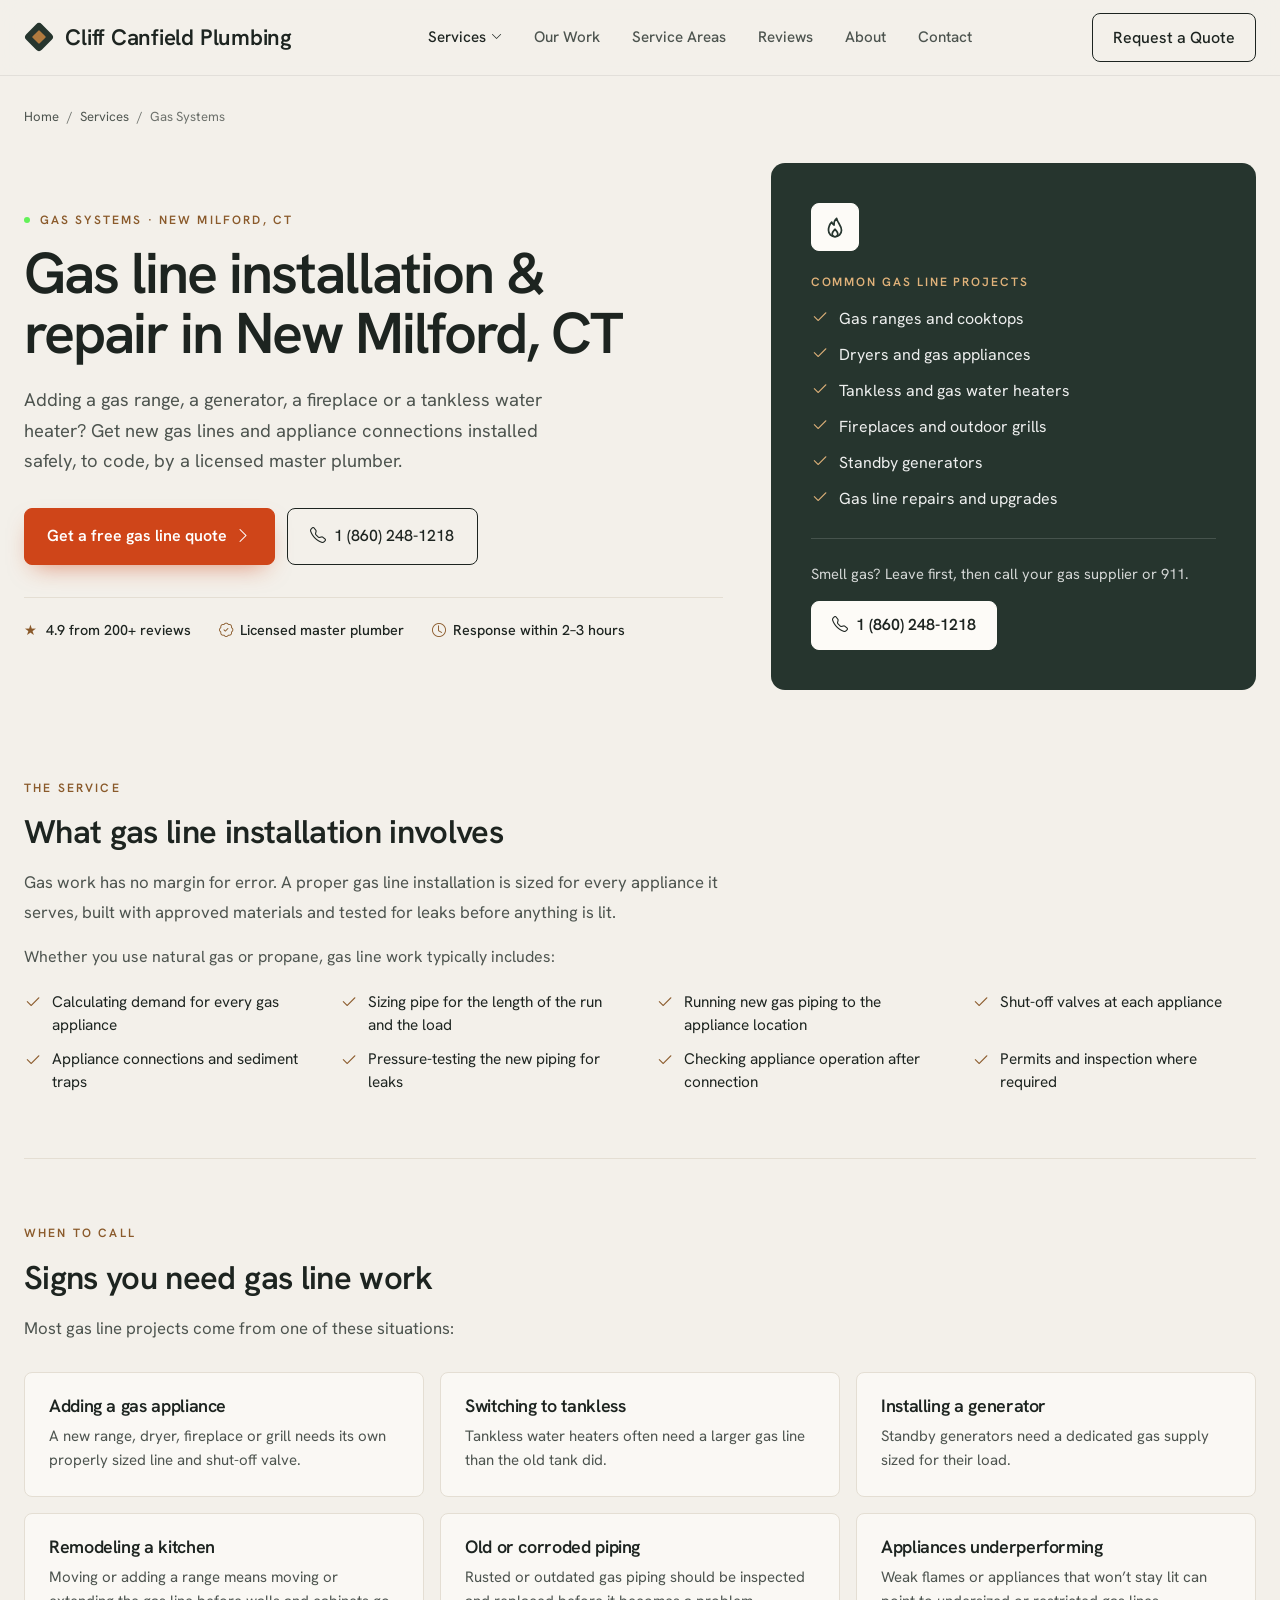
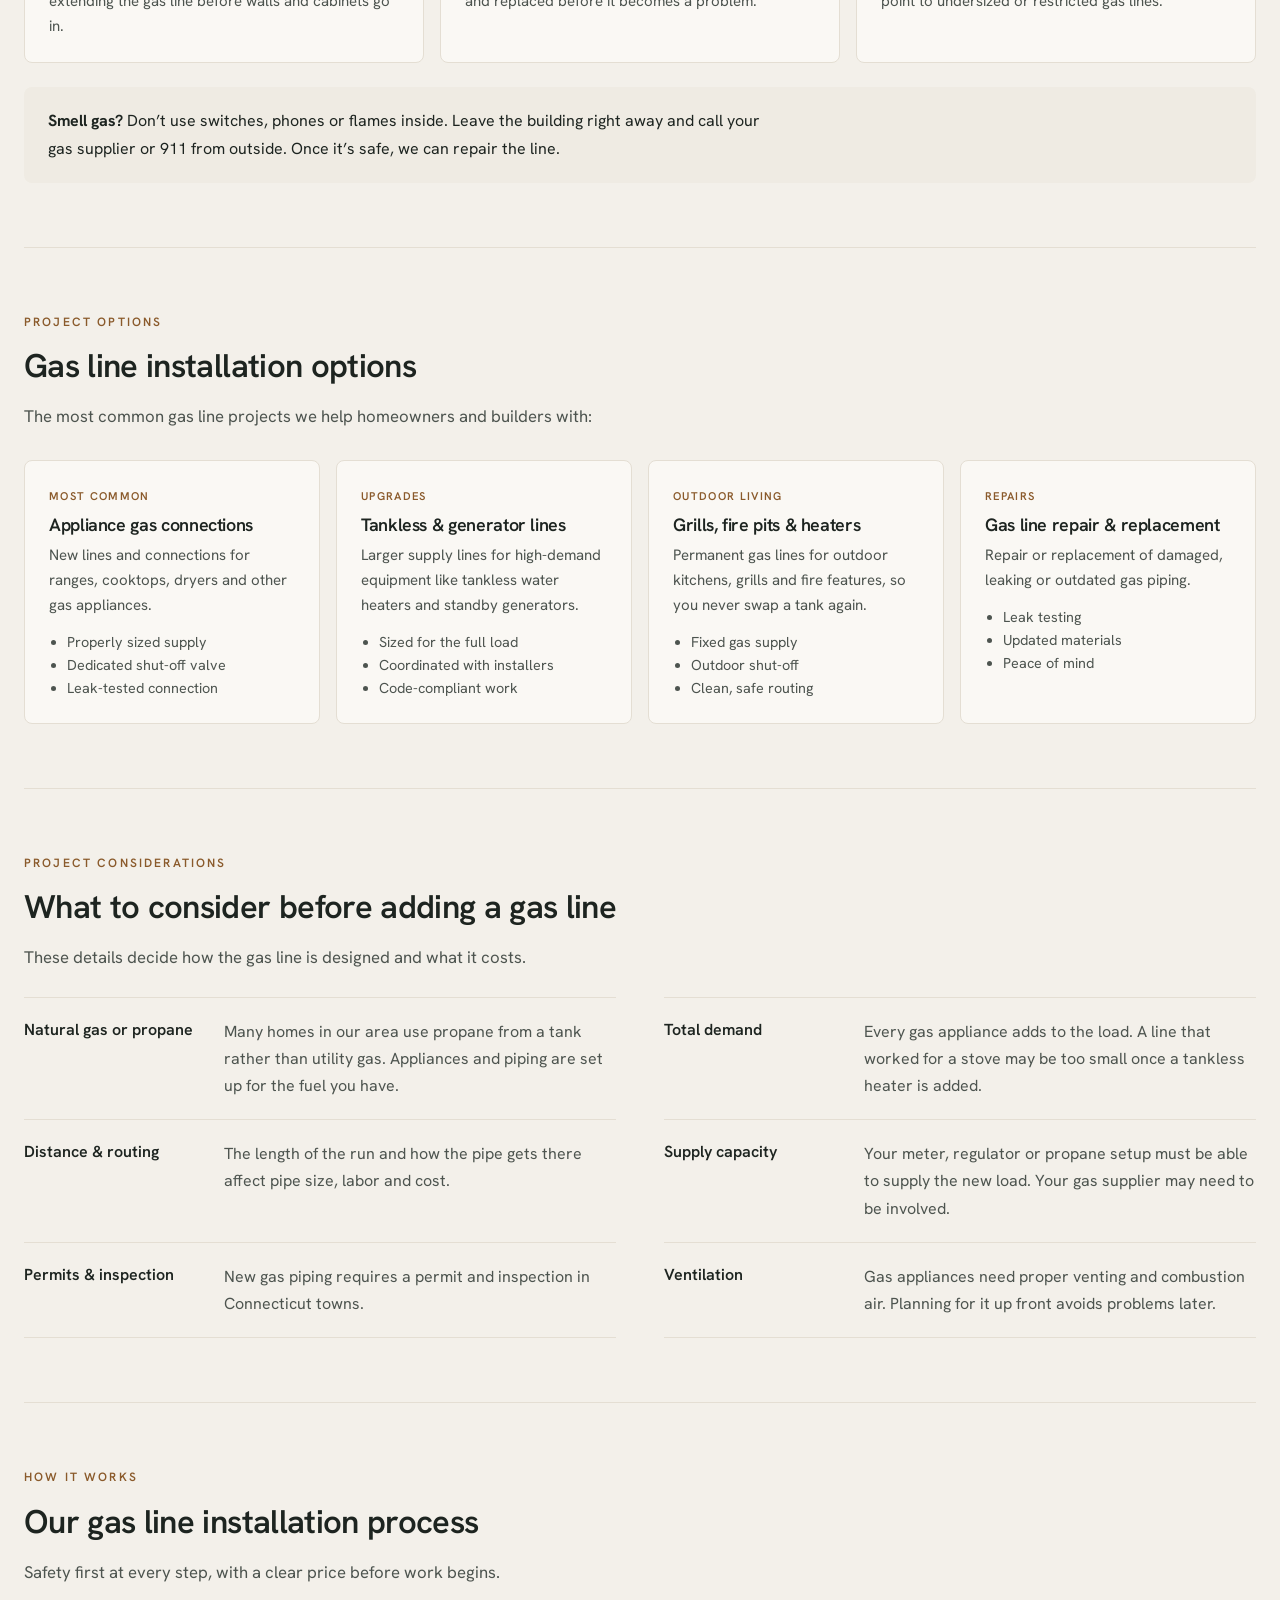
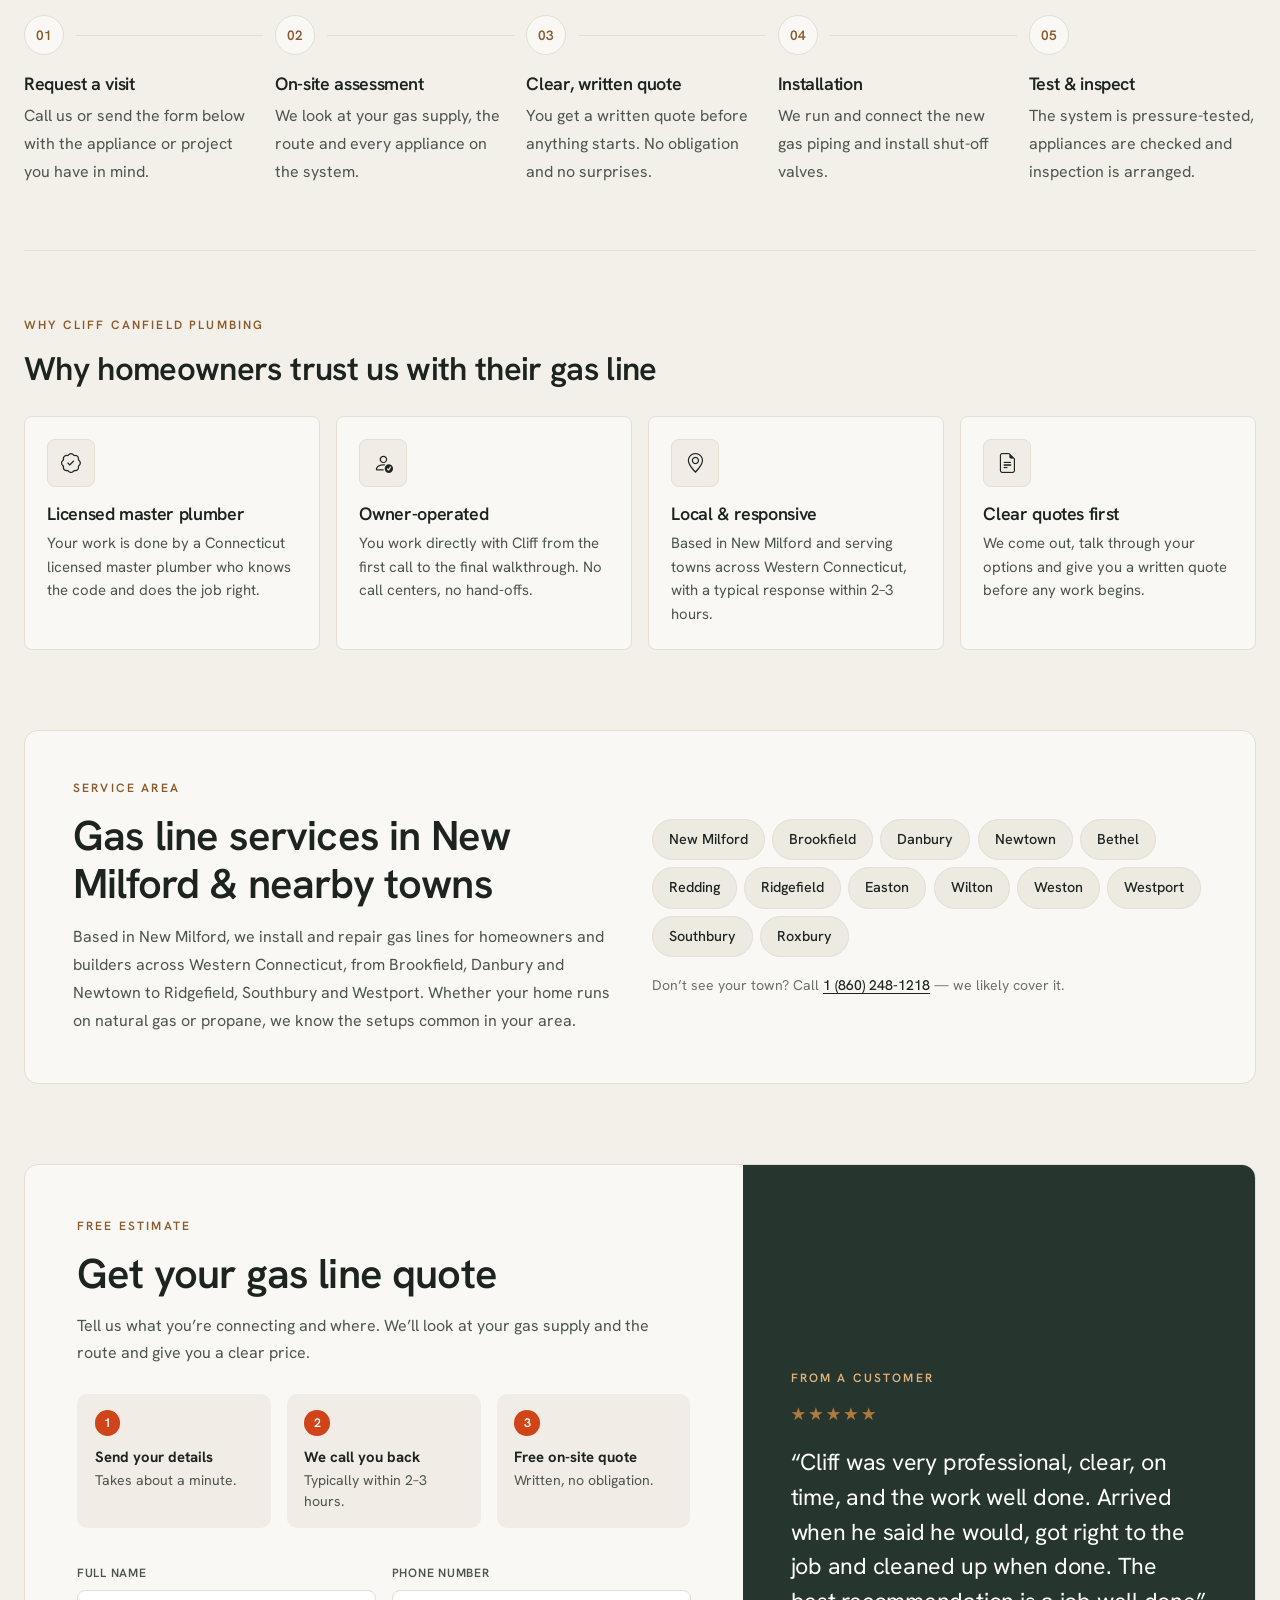
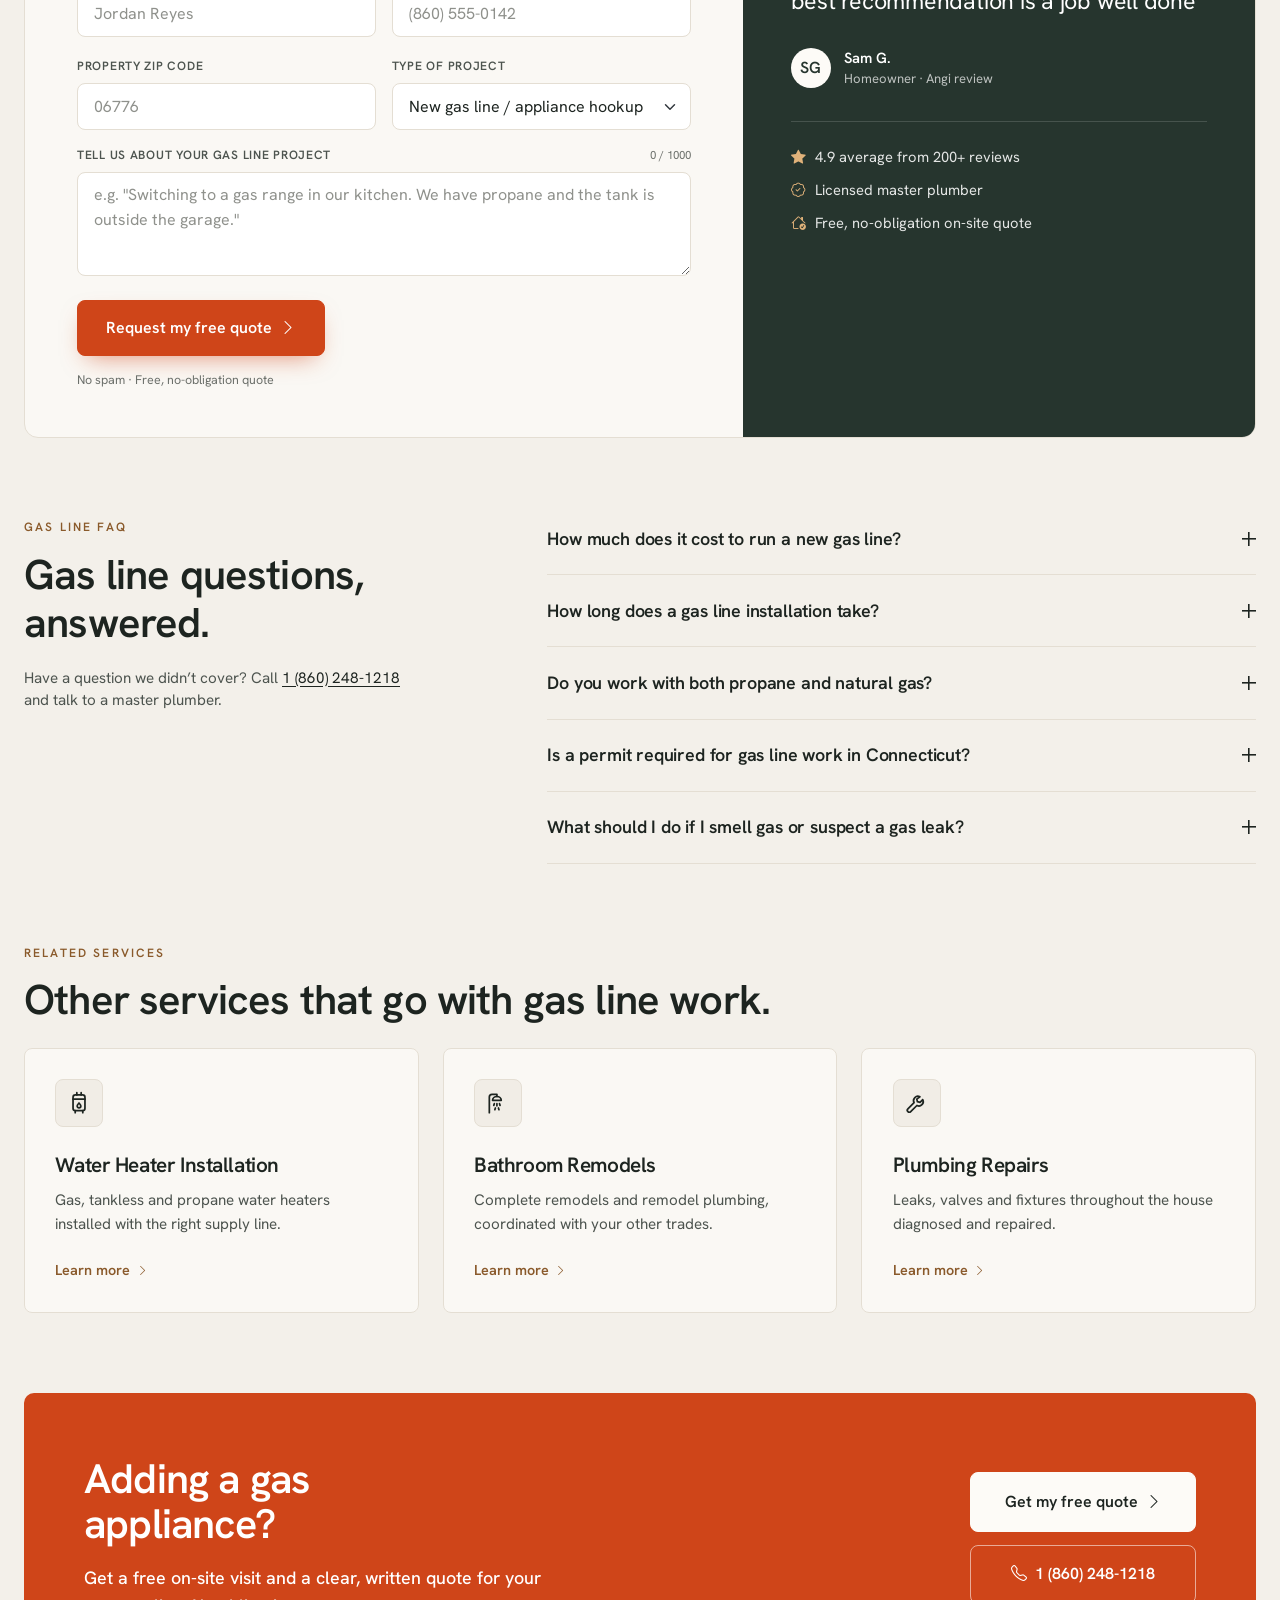
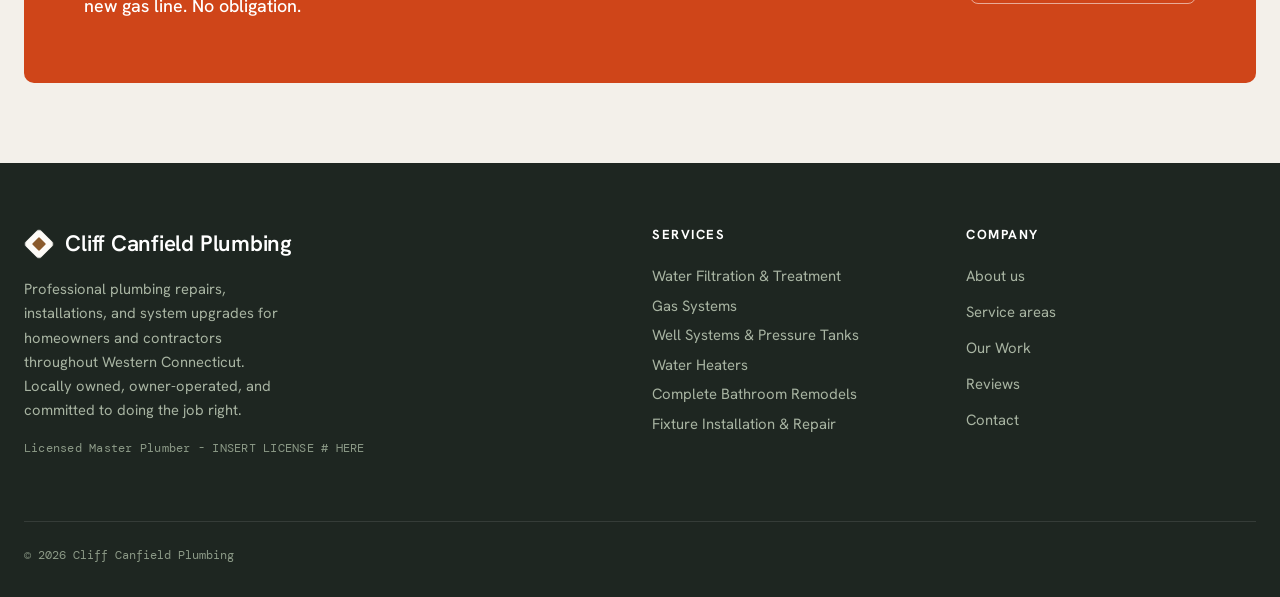
<file: website/services/gas-systems/index.html>
<!doctype html>
<html lang="en">
<head>
  <meta charset="utf-8">
  <meta name="viewport" content="width=device-width, initial-scale=1">
  <meta name="robots" content="index, follow">
  <meta property="og:type" content="website">
  <meta property="og:site_name" content="Cliff Canfield Plumbing">
  <meta property="og:title" content="Gas Line Services in New Milford, CT | Cliff Canfield Plumbing">
  <meta property="og:description" content="Gas line installation, repair and appliance hookups in New Milford, Danbury and nearby CT towns. Propane and natural gas, licensed master plumber.">
  <meta property="og:locale" content="en_US">
  <title>Gas Line Services in New Milford, CT | Cliff Canfield Plumbing</title>
  <meta name="description" content="Gas line installation, repair and appliance hookups in New Milford, Danbury and nearby CT towns. Propane and natural gas, licensed master plumber.">

  <!-- Fonts -->
  <link rel="preconnect" href="https://fonts.googleapis.com">
  <link rel="preconnect" href="https://fonts.gstatic.com" crossorigin>
  <link href="https://fonts.googleapis.com/css2?family=DM+Mono:wght@400;500&family=Hanken+Grotesk:wght@400;500;600;700&display=swap" rel="stylesheet">

  <!-- Bootstrap + Bootstrap Icons -->
  <link href="https://cdn.jsdelivr.net/npm/bootstrap@5.3.3/dist/css/bootstrap.min.css" rel="stylesheet">
  <link href="https://cdn.jsdelivr.net/npm/bootstrap-icons@1.11.3/font/bootstrap-icons.min.css" rel="stylesheet">

  <link href="../../css/styles.css" rel="stylesheet">
  <script type="application/ld+json">
{
  "@context": "https://schema.org",
  "@type": "Service",
  "serviceType": "Gas Systems",
  "name": "Gas Systems in New Milford, CT",
  "description": "Gas line installation, repair and appliance hookups in New Milford, Danbury and nearby CT towns. Propane and natural gas, licensed master plumber.",
  "provider": {
    "@type": "Plumber",
    "name": "Cliff Canfield Plumbing",
    "telephone": "+1-860-248-1218",
    "address": {
      "@type": "PostalAddress",
      "addressLocality": "New Milford",
      "addressRegion": "CT",
      "addressCountry": "US"
    },
    "areaServed": [
      {
        "@type": "City",
        "name": "New Milford, CT"
      },
      {
        "@type": "City",
        "name": "Brookfield, CT"
      },
      {
        "@type": "City",
        "name": "Danbury, CT"
      },
      {
        "@type": "City",
        "name": "Newtown, CT"
      },
      {
        "@type": "City",
        "name": "Bethel, CT"
      },
      {
        "@type": "City",
        "name": "Redding, CT"
      },
      {
        "@type": "City",
        "name": "Ridgefield, CT"
      },
      {
        "@type": "City",
        "name": "Easton, CT"
      },
      {
        "@type": "City",
        "name": "Wilton, CT"
      },
      {
        "@type": "City",
        "name": "Weston, CT"
      },
      {
        "@type": "City",
        "name": "Westport, CT"
      },
      {
        "@type": "City",
        "name": "Southbury, CT"
      },
      {
        "@type": "City",
        "name": "Roxbury, CT"
      }
    ]
  },
  "areaServed": [
    {
      "@type": "City",
      "name": "New Milford, CT"
    },
    {
      "@type": "City",
      "name": "Brookfield, CT"
    },
    {
      "@type": "City",
      "name": "Danbury, CT"
    },
    {
      "@type": "City",
      "name": "Newtown, CT"
    },
    {
      "@type": "City",
      "name": "Bethel, CT"
    },
    {
      "@type": "City",
      "name": "Redding, CT"
    },
    {
      "@type": "City",
      "name": "Ridgefield, CT"
    },
    {
      "@type": "City",
      "name": "Easton, CT"
    },
    {
      "@type": "City",
      "name": "Wilton, CT"
    },
    {
      "@type": "City",
      "name": "Weston, CT"
    },
    {
      "@type": "City",
      "name": "Westport, CT"
    },
    {
      "@type": "City",
      "name": "Southbury, CT"
    },
    {
      "@type": "City",
      "name": "Roxbury, CT"
    }
  ]
}
  </script>
  <script type="application/ld+json">
{
  "@context": "https://schema.org",
  "@type": "FAQPage",
  "mainEntity": [
    {
      "@type": "Question",
      "name": "How much does it cost to run a new gas line?",
      "acceptedAnswer": {
        "@type": "Answer",
        "text": "It depends on the length of the run, the pipe size needed for your appliances, how the line gets from the supply to the appliance, and permit requirements. A short connection near the existing line costs far less than a long run to a generator or outdoor kitchen. We give you a written quote after a free on-site visit."
      }
    },
    {
      "@type": "Question",
      "name": "How long does a gas line installation take?",
      "acceptedAnswer": {
        "@type": "Answer",
        "text": "A straightforward appliance connection is often done in a single visit. Longer runs, larger lines or projects that need a gas supplier or inspection take more time. We will give you a realistic timeline with your quote."
      }
    },
    {
      "@type": "Question",
      "name": "Do you work with both propane and natural gas?",
      "acceptedAnswer": {
        "@type": "Answer",
        "text": "Yes. Many homes in our area use propane, while others are on utility natural gas. We set up the piping and connections for the fuel your home uses."
      }
    },
    {
      "@type": "Question",
      "name": "Is a permit required for gas line work in Connecticut?",
      "acceptedAnswer": {
        "@type": "Answer",
        "text": "New gas piping generally requires a permit and inspection from your town. We will explain what your project needs during the on-site visit."
      }
    },
    {
      "@type": "Question",
      "name": "What should I do if I smell gas or suspect a gas leak?",
      "acceptedAnswer": {
        "@type": "Answer",
        "text": "Leave the building right away without using switches, phones or flames inside, and call your gas supplier or 911 from outside. Once the area is safe, call us at 1 (860) 248-1218 to repair the problem."
      }
    }
  ]
}
  </script>
</head>
<body>

  <!-- ============ HEADER ============ -->
  <header class="site-header fixed-top">
    <div class="announcement d-lg-none">
      <!-- <i class="bi bi-lightning-charge"></i> Free plumbing inspection -->
    </div>
    <nav class="navbar navbar-expand-lg" aria-label="Main navigation">
      <div class="container-xxl px-3 px-lg-4">
        <a class="navbar-brand brand" href="../../">
          <span class="brand-mark" aria-hidden="true"></span>
          Cliff Canfield Plumbing
        </a>
        <button class="navbar-toggler border-0 shadow-none" type="button" data-bs-toggle="collapse" data-bs-target="#mainNav" aria-controls="mainNav" aria-expanded="false" aria-label="Toggle navigation">
          <i class="bi bi-list"></i>
        </button>
        <div class="collapse navbar-collapse" id="mainNav">
          <ul class="navbar-nav mx-auto">
            <li class="nav-item dropdown nav-services">
              <a class="nav-link dropdown-toggle active" href="../../#services" role="button" data-bs-toggle="dropdown" aria-expanded="false">Services</a>
              <div class="dropdown-menu services-menu">
                <div class="services-menu-grid">
                  <div>
                    <p class="services-menu-title">Larger projects</p>
                    <ul>
                      <li><a class="dropdown-item" href="../../services/bathroom-remodels/">Bathroom Remodels</a></li>
                      <li><a class="dropdown-item" href="../../services/water-heater-installation/">Water Heater Installation</a></li>
                      <li><a class="dropdown-item" href="../../services/water-filtration-treatment/">Water Filtration &amp; Treatment</a></li>
                      <li><a class="dropdown-item" href="../../services/well-systems-pressure-tanks/">Well Systems &amp; Pressure Tanks</a></li>
                      <li><a class="dropdown-item active" aria-current="page" href="../../services/gas-systems/">Gas Systems</a></li>
                    </ul>
                  </div>
                  <div>
                    <p class="services-menu-title">Repairs &amp; everyday service</p>
                    <ul>
                      <li><a class="dropdown-item" href="../../services/plumbing-repairs/">Plumbing Repairs</a></li>
                      <li><a class="dropdown-item" href="../../services/fixture-installation-repair/">Fixture Installation &amp; Repair</a></li>
                      <li><a class="dropdown-item" href="../../services/leak-frozen-pipe-repair/">Leaks &amp; Frozen Pipes</a></li>
                      <li><a class="dropdown-item" href="../../services/toilet-repair-replacement/">Toilet Repair &amp; Replacement</a></li>
                    </ul>
                  </div>
                </div>
                <a class="services-menu-all" href="../../#services">View all services <i class="bi bi-chevron-right"></i></a>
              </div>
            </li>
            <li class="nav-item"><a class="nav-link" href="../../#projects">Our Work</a></li>
            <li class="nav-item"><a class="nav-link" href="../../#service-area">Service Areas</a></li>
            <li class="nav-item"><a class="nav-link" href="../../reviews.html">Reviews</a></li>
            <li class="nav-item"><a class="nav-link" href="../../#about">About</a></li>
            <li class="nav-item"><a class="nav-link" href="../../#contact">Contact</a></li>
          </ul>
          <a href="#estimate" class="btn btn-outline-ink">Request a Quote</a>
        </div>
      </div>
    </nav>
  </header>

  <main id="top" class="page-service">

    <!-- ============ SERVICE HERO ============ -->
    <section class="svc-hero">
      <div class="container-xxl px-3 px-lg-4">
        <nav class="svc-breadcrumb" aria-label="Breadcrumb">
          <ol class="breadcrumb">
            <li class="breadcrumb-item"><a href="../../">Home</a></li>
            <li class="breadcrumb-item"><a href="../../#services">Services</a></li>
            <li class="breadcrumb-item active" aria-current="page">Gas Systems</li>
          </ol>
        </nav>
        <div class="row g-4 g-lg-5 align-items-center">
          <div class="col-lg-6 col-xl-7">
            <p class="eyebrow"><span class="dot"></span>Gas systems · New Milford, CT</p>
            <h1 class="svc-title">Gas line installation &amp; repair in New Milford, CT</h1>
            <p class="svc-lead">Adding a gas range, a generator, a fireplace or a tankless water heater? Get new gas lines and appliance connections installed safely, to code, by a licensed master plumber.</p>
            <div class="svc-hero-actions">
              <a href="#estimate" class="btn btn-brand">Get a free gas line quote <i class="bi bi-chevron-right ms-1"></i></a>
              <a href="tel:+18602481218" class="btn btn-outline-ink"><i class="bi bi-telephone me-2"></i>1 (860) 248-1218</a>
            </div>
            <ul class="svc-trust">
              <li><span class="star">★</span> 4.9 from 200+ reviews</li>
              <li><i class="bi bi-patch-check"></i> Licensed master plumber</li>
              <li><i class="bi bi-clock"></i> Response within 2&ndash;3 hours</li>
            </ul>
          </div>
          <div class="col-lg-6 col-xl-5">
            <!-- Add a real job photo here later: replace this panel with a <figure class="svc-hero-media">. -->
            <div class="svc-hero-panel">
              <span class="icon-box"><svg class="svc-icon" viewBox="0 0 24 24" fill="none" stroke="currentColor" stroke-width="1.6" stroke-linecap="round" stroke-linejoin="round" aria-hidden="true"><path d="M12 21a6 6 0 0 0 6-6c0-4.5-3.5-6.5-4.5-11-1.8 1.6-2.6 3.8-2.4 6.2C10 9.5 9.3 8.6 9 7.5 7.2 9.3 6 11.8 6 15a6 6 0 0 0 6 6Z"/><path d="M12 21a2.6 2.6 0 0 1-2.6-2.6c0-1.8 1.4-2.8 2.6-4.4 1.2 1.6 2.6 2.6 2.6 4.4A2.6 2.6 0 0 1 12 21Z"/></svg></span>
              <p class="svc-hero-panel-title">Common gas line projects</p>
              <ul class="svc-hero-panel-list">
                <li><i class="bi bi-check2"></i>Gas ranges and cooktops</li>
                <li><i class="bi bi-check2"></i>Dryers and gas appliances</li>
                <li><i class="bi bi-check2"></i>Tankless and gas water heaters</li>
                <li><i class="bi bi-check2"></i>Fireplaces and outdoor grills</li>
                <li><i class="bi bi-check2"></i>Standby generators</li>
                <li><i class="bi bi-check2"></i>Gas line repairs and upgrades</li>
              </ul>
              <div class="svc-hero-panel-call">
                <span>Smell gas? Leave first, then call your gas supplier or 911.</span>
                <a href="tel:+18602481218" class="btn btn-cream"><i class="bi bi-telephone me-2"></i>1 (860) 248-1218</a>
              </div>
            </div>
          </div>
        </div>
      </div>
    </section>

    <!-- ============ MAIN CONTENT ============ -->
    <section class="section svc-content" id="details">
      <div class="container-xxl px-3 px-lg-4">
        <div class="row g-4 g-lg-5">
          <article class="col-12 svc-article svc-article-full">

            <section id="what-it-involves">
              <p class="eyebrow">The service</p>
              <h2>What gas line installation involves</h2>
              <p class="section-intro">Gas work has no margin for error. A proper gas line installation is sized for every appliance it serves, built with approved materials and tested for leaks before anything is lit.</p>
              <p>Whether you use natural gas or propane, gas line work typically includes:</p>
              <ul class="check-list">
                <li><i class="bi bi-check2"></i>Calculating demand for every gas appliance</li>
                <li><i class="bi bi-check2"></i>Sizing pipe for the length of the run and the load</li>
                <li><i class="bi bi-check2"></i>Running new gas piping to the appliance location</li>
                <li><i class="bi bi-check2"></i>Shut-off valves at each appliance</li>
                <li><i class="bi bi-check2"></i>Appliance connections and sediment traps</li>
                <li><i class="bi bi-check2"></i>Pressure-testing the new piping for leaks</li>
                <li><i class="bi bi-check2"></i>Checking appliance operation after connection</li>
                <li><i class="bi bi-check2"></i>Permits and inspection where required</li>
              </ul>
            </section>

            <section id="warning-signs">
              <p class="eyebrow">When to call</p>
              <h2>Signs you need gas line work</h2>
              <p class="section-intro">Most gas line projects come from one of these situations:</p>
              <div class="info-grid cols-3">
                <div class="info-card"><h3>Adding a gas appliance</h3><p>A new range, dryer, fireplace or grill needs its own properly sized line and shut-off valve.</p></div>
                <div class="info-card"><h3>Switching to tankless</h3><p>Tankless water heaters often need a larger gas line than the old tank did.</p></div>
                <div class="info-card"><h3>Installing a generator</h3><p>Standby generators need a dedicated gas supply sized for their load.</p></div>
                <div class="info-card"><h3>Remodeling a kitchen</h3><p>Moving or adding a range means moving or extending the gas line before walls and cabinets go in.</p></div>
                <div class="info-card"><h3>Old or corroded piping</h3><p>Rusted or outdated gas piping should be inspected and replaced before it becomes a problem.</p></div>
                <div class="info-card"><h3>Appliances underperforming</h3><p>Weak flames or appliances that won&rsquo;t stay lit can point to undersized or restricted gas lines.</p></div>
              </div>
              <div class="svc-callout">
                <p><strong>Smell gas?</strong> Don&rsquo;t use switches, phones or flames inside. Leave the building right away and call your gas supplier or 911 from outside. Once it&rsquo;s safe, we can repair the line.</p>
              </div>
            </section>

            <section id="options">
              <p class="eyebrow">Project options</p>
              <h2>Gas line installation options</h2>
              <p class="section-intro">The most common gas line projects we help homeowners and builders with:</p>
              <div class="info-grid">
                <div class="info-card">
                  <span class="info-tag">Most common</span>
                  <h3>Appliance gas connections</h3>
                  <p>New lines and connections for ranges, cooktops, dryers and other gas appliances.</p>
                  <ul><li>Properly sized supply</li><li>Dedicated shut-off valve</li><li>Leak-tested connection</li></ul>
                </div>
                <div class="info-card">
                  <span class="info-tag">Upgrades</span>
                  <h3>Tankless &amp; generator lines</h3>
                  <p>Larger supply lines for high-demand equipment like tankless water heaters and standby generators.</p>
                  <ul><li>Sized for the full load</li><li>Coordinated with installers</li><li>Code-compliant work</li></ul>
                </div>
                <div class="info-card">
                  <span class="info-tag">Outdoor living</span>
                  <h3>Grills, fire pits &amp; heaters</h3>
                  <p>Permanent gas lines for outdoor kitchens, grills and fire features, so you never swap a tank again.</p>
                  <ul><li>Fixed gas supply</li><li>Outdoor shut-off</li><li>Clean, safe routing</li></ul>
                </div>
                <div class="info-card">
                  <span class="info-tag">Repairs</span>
                  <h3>Gas line repair &amp; replacement</h3>
                  <p>Repair or replacement of damaged, leaking or outdated gas piping.</p>
                  <ul><li>Leak testing</li><li>Updated materials</li><li>Peace of mind</li></ul>
                </div>
              </div>
            </section>

            <section id="considerations">
              <p class="eyebrow">Project considerations</p>
              <h2>What to consider before adding a gas line</h2>
              <p class="section-intro">These details decide how the gas line is designed and what it costs.</p>
              <dl class="consider-list">
                <div><dt>Natural gas or propane</dt><dd>Many homes in our area use propane from a tank rather than utility gas. Appliances and piping are set up for the fuel you have.</dd></div>
                <div><dt>Total demand</dt><dd>Every gas appliance adds to the load. A line that worked for a stove may be too small once a tankless heater is added.</dd></div>
                <div><dt>Distance &amp; routing</dt><dd>The length of the run and how the pipe gets there affect pipe size, labor and cost.</dd></div>
                <div><dt>Supply capacity</dt><dd>Your meter, regulator or propane setup must be able to supply the new load. Your gas supplier may need to be involved.</dd></div>
                <div><dt>Permits &amp; inspection</dt><dd>New gas piping requires a permit and inspection in Connecticut towns.</dd></div>
                <div><dt>Ventilation</dt><dd>Gas appliances need proper venting and combustion air. Planning for it up front avoids problems later.</dd></div>
              </dl>
            </section>

            <section id="process">
              <p class="eyebrow">How it works</p>
              <h2>Our gas line installation process</h2>
              <p class="section-intro">Safety first at every step, with a clear price before work begins.</p>
              <ol class="svc-steps" style="--steps:5">
                <li><h3>Request a visit</h3><p>Call us or send the form below with the appliance or project you have in mind.</p></li>
                <li><h3>On-site assessment</h3><p>We look at your gas supply, the route and every appliance on the system.</p></li>
                <li><h3>Clear, written quote</h3><p>You get a written quote before anything starts. No obligation and no surprises.</p></li>
                <li><h3>Installation</h3><p>We run and connect the new gas piping and install shut-off valves.</p></li>
                <li><h3>Test &amp; inspect</h3><p>The system is pressure-tested, appliances are checked and inspection is arranged.</p></li>
              </ol>
            </section>

            <section id="why-us">
              <p class="eyebrow">Why Cliff Canfield Plumbing</p>
              <h2>Why homeowners trust us with their gas line</h2>
              <div class="why-grid">
                <div class="why-item"><span class="icon-box"><i class="bi bi-patch-check"></i></span><div><h3>Licensed master plumber</h3><p>Your work is done by a Connecticut licensed master plumber who knows the code and does the job right.</p></div></div>
                <div class="why-item"><span class="icon-box"><i class="bi bi-person-check"></i></span><div><h3>Owner-operated</h3><p>You work directly with Cliff from the first call to the final walkthrough. No call centers, no hand-offs.</p></div></div>
                <div class="why-item"><span class="icon-box"><i class="bi bi-geo-alt"></i></span><div><h3>Local &amp; responsive</h3><p>Based in New Milford and serving towns across Western Connecticut, with a typical response within 2&ndash;3 hours.</p></div></div>
                <div class="why-item"><span class="icon-box"><i class="bi bi-file-earmark-text"></i></span><div><h3>Clear quotes first</h3><p>We come out, talk through your options and give you a written quote before any work begins.</p></div></div>
              </div>
            </section>

          </article>
        </div>
      </div>
    </section>

    <!-- ============ SERVICE AREA (generated) ============ -->
    <section class="section pt-0" id="service-area">
      <div class="container-xxl px-3 px-lg-4">
        <div class="svc-area">
          <div class="row g-4 align-items-center">
            <div class="col-lg-6">
              <p class="eyebrow">Service area</p>
              <h2 class="section-title">Gas line services in New Milford &amp; nearby towns</h2>
              <p class="svc-area-text">Based in New Milford, we install and repair gas lines for homeowners and builders across Western Connecticut, from Brookfield, Danbury and Newtown to Ridgefield, Southbury and Westport. Whether your home runs on natural gas or propane, we know the setups common in your area.</p>
            </div>
            <div class="col-lg-6">
              <ul class="area-chips svc-area-chips" aria-label="Towns we serve">
                  <li>New Milford</li>
                  <li>Brookfield</li>
                  <li>Danbury</li>
                  <li>Newtown</li>
                  <li>Bethel</li>
                  <li>Redding</li>
                  <li>Ridgefield</li>
                  <li>Easton</li>
                  <li>Wilton</li>
                  <li>Weston</li>
                  <li>Westport</li>
                  <li>Southbury</li>
                  <li>Roxbury</li>
              </ul>
              <p class="svc-area-note">Don&rsquo;t see your town? Call <a href="tel:+18602481218">1 (860) 248-1218</a> &mdash; we likely cover it.</p>
            </div>
          </div>
        </div>
      </div>
    </section>

    <!-- ============ ESTIMATE + REVIEW ============ -->
    <section class="section pt-0" id="estimate">
      <div class="container-xxl px-3 px-lg-4">
        <div class="estimate-card">
          <div class="row g-0">
            <div class="col-lg-7">
              <div class="estimate-main">
                <p class="eyebrow">Free estimate</p>
                <h2 class="section-title">Get your gas line quote</h2>
                <p class="lead-text">Tell us what you&rsquo;re connecting and where. We&rsquo;ll look at your gas supply and the route and give you a clear price.</p>
                <ol class="next-steps">
                  <li><strong>Send your details</strong>Takes about a minute.</li>
                  <li><strong>We call you back</strong>Typically within 2&ndash;3 hours.</li>
                  <li><strong>Free on-site quote</strong>Written, no obligation.</li>
                </ol>

                <div id="quoteFormWrap">
                  <form id="quoteForm" class="estimate-form" action="../../send-lead.php" method="post" novalidate>
                    <div class="hp-field" aria-hidden="true"><label>Leave this field empty<input type="text" name="company_website" tabindex="-1" autocomplete="off"></label></div>
                    <div class="row g-3">
                      <div class="col-md-6">
                        <label for="fullName" class="form-label">Full name</label>
                        <input type="text" class="form-control" id="fullName" name="fullName" placeholder="Jordan Reyes" autocomplete="name" required>
                        <div class="invalid-feedback">Please enter your name.</div>
                      </div>
                      <div class="col-md-6">
                        <label for="phone" class="form-label">Phone number</label>
                        <input type="tel" class="form-control" id="phone" name="phone" placeholder="(860) 555-0142" inputmode="tel" autocomplete="tel" pattern="\(\d{3}\) \d{3}-\d{4}" required>
                        <div class="invalid-feedback">Enter a 10-digit phone number.</div>
                      </div>
                      <div class="col-md-6">
                        <label for="zip" class="form-label">Property ZIP code</label>
                        <input type="text" class="form-control" id="zip" name="zip" placeholder="06776" inputmode="numeric" maxlength="5" pattern="\d{5}" autocomplete="postal-code" required>
                        <div class="invalid-feedback">Enter a 5-digit ZIP code.</div>
                      </div>
                      <div class="col-md-6">
                        <label for="projectType" class="form-label">Type of project</label>
                        <select class="form-select" id="projectType" name="projectType" required>
                          <option value="Gas Line - Appliance" selected>New gas line / appliance hookup</option>
                          <option value="Gas Line - Tankless / Generator">Tankless water heater or generator</option>
                          <option value="Gas Line - Outdoor">Grill, fire pit or outdoor line</option>
                          <option value="Gas Line Repair">Gas line repair or replacement</option>
                          <option value="Other">Something else</option>
                        </select>
                      </div>
                      <div class="col-12">
                        <div class="d-flex justify-content-between align-items-baseline">
                          <label for="projectDetails" class="form-label">Tell us about your gas line project</label>
                          <span class="char-count" id="detailsCount" aria-live="polite">0 / 1000</span>
                        </div>
                        <textarea class="form-control" id="projectDetails" name="projectDetails" rows="3" maxlength="1000" placeholder="e.g. &quot;Switching to a gas range in our kitchen. We have propane and the tank is outside the garage.&quot;" required></textarea>
                        <div class="invalid-feedback">Please add a few details about the job.</div>
                      </div>
                      <input type="hidden" name="sourcePage" value="Gas Systems">
                    </div>
                    <div class="mt-4">
                      <button type="submit" class="btn btn-brand">Request my free quote <i class="bi bi-chevron-right ms-1"></i></button>
                      <p class="form-note">No spam · Free, no-obligation quote</p>
                    </div>
                  </form>
                </div>

                <div id="quoteSuccess" class="estimate-success d-none" role="status" aria-live="polite">
                  <div class="success-icon"><i class="bi bi-check-lg"></i></div>
                  <h3 class="quote-title">Thanks, <span id="successName">neighbor</span>!</h3>
                  <p class="lead-text mb-4">Your request is in. We&rsquo;ll give you a call shortly to schedule your visit.</p>
                  <button type="button" class="btn btn-outline-ink" id="resetQuote">Submit another request</button>
                </div>
              </div>
            </div>

            <div class="col-lg-5">
              <div class="estimate-review">
                <p class="eyebrow">From a customer</p>
                <span class="stars" aria-label="5 out of 5 stars">★★★★★</span>
                <blockquote>&ldquo;Cliff was very professional, clear, on time, and the work well done. Arrived when he said he would, got right to the job and cleaned up when done. The best recommendation is a job well done&rdquo;</blockquote>
                <div class="reviewer">
                  <span class="avatar">SG</span>
                  <div><div class="name">Sam G.</div><div class="place">Homeowner · Angi review</div></div>
                </div>
                <div class="review-spacer"></div>
                <ul class="estimate-facts">
                  <li><i class="bi bi-star-fill"></i> 4.9 average from 200+ reviews</li>
                  <li><i class="bi bi-patch-check"></i> Licensed master plumber</li>
                  <li><i class="bi bi-house-check"></i> Free, no-obligation on-site quote</li>
                </ul>
              </div>
            </div>
          </div>
        </div>
      </div>
    </section>

    <!-- ============ FAQ ============ -->
    <section class="section pt-0" id="faq">
      <div class="container-xxl px-3 px-lg-4">
        <div class="row g-4">
          <div class="col-lg-5 col-xl-4">
            <div class="faq-intro">
              <p class="eyebrow">Gas line FAQ</p>
              <h2 class="section-title">Gas line questions, answered.</h2>
              <p class="faq-note d-none d-md-block">Have a question we didn&rsquo;t cover? Call <a href="tel:+18602481218">1 (860) 248-1218</a> and talk to a master plumber.</p>
            </div>
          </div>
          <div class="col-lg-7 offset-xl-1">
            <div class="accordion faq-accordion" id="svcFaq">
              <div class="accordion-item">
                <h3 class="accordion-header">
                  <button class="accordion-button collapsed" type="button" data-bs-toggle="collapse" data-bs-target="#sfaq1" aria-expanded="false" aria-controls="sfaq1">How much does it cost to run a new gas line?</button>
                </h3>
                <div id="sfaq1" class="accordion-collapse collapse" data-bs-parent="#svcFaq">
                  <div class="accordion-body">It depends on the length of the run, the pipe size needed for your appliances, how the line gets from the supply to the appliance, and permit requirements. A short connection near the existing line costs far less than a long run to a generator or outdoor kitchen. We give you a written quote after a free on-site visit.</div>
                </div>
              </div>
              <div class="accordion-item">
                <h3 class="accordion-header">
                  <button class="accordion-button collapsed" type="button" data-bs-toggle="collapse" data-bs-target="#sfaq2" aria-expanded="false" aria-controls="sfaq2">How long does a gas line installation take?</button>
                </h3>
                <div id="sfaq2" class="accordion-collapse collapse" data-bs-parent="#svcFaq">
                  <div class="accordion-body">A straightforward appliance connection is often done in a single visit. Longer runs, larger lines or projects that need a gas supplier or inspection take more time. We will give you a realistic timeline with your quote.</div>
                </div>
              </div>
              <div class="accordion-item">
                <h3 class="accordion-header">
                  <button class="accordion-button collapsed" type="button" data-bs-toggle="collapse" data-bs-target="#sfaq3" aria-expanded="false" aria-controls="sfaq3">Do you work with both propane and natural gas?</button>
                </h3>
                <div id="sfaq3" class="accordion-collapse collapse" data-bs-parent="#svcFaq">
                  <div class="accordion-body">Yes. Many homes in our area use propane, while others are on utility natural gas. We set up the piping and connections for the fuel your home uses.</div>
                </div>
              </div>
              <div class="accordion-item">
                <h3 class="accordion-header">
                  <button class="accordion-button collapsed" type="button" data-bs-toggle="collapse" data-bs-target="#sfaq4" aria-expanded="false" aria-controls="sfaq4">Is a permit required for gas line work in Connecticut?</button>
                </h3>
                <div id="sfaq4" class="accordion-collapse collapse" data-bs-parent="#svcFaq">
                  <div class="accordion-body">New gas piping generally requires a permit and inspection from your town. We will explain what your project needs during the on-site visit.</div>
                </div>
              </div>
              <div class="accordion-item">
                <h3 class="accordion-header">
                  <button class="accordion-button collapsed" type="button" data-bs-toggle="collapse" data-bs-target="#sfaq5" aria-expanded="false" aria-controls="sfaq5">What should I do if I smell gas or suspect a gas leak?</button>
                </h3>
                <div id="sfaq5" class="accordion-collapse collapse" data-bs-parent="#svcFaq">
                  <div class="accordion-body">Leave the building right away without using switches, phones or flames inside, and call your gas supplier or 911 from outside. Once the area is safe, call us at <a href="tel:+18602481218">1 (860) 248-1218</a> to repair the problem.</div>
                </div>
              </div>
            </div>
          </div>
        </div>
      </div>
    </section>

    <!-- ============ RELATED SERVICES ============ -->
    <section class="section pt-0" id="related">
      <div class="container-xxl px-3 px-lg-4">
        <p class="eyebrow">Related services</p>
        <h2 class="section-title mb-4">Other services that go with gas line work.</h2>
        <div class="row g-3 g-lg-4">
          <div class="col-md-6 col-lg-4">
            <article class="service-card">
              <span class="icon-box"><svg class="svc-icon" viewBox="0 0 24 24" fill="none" stroke="currentColor" stroke-width="1.6" stroke-linecap="round" stroke-linejoin="round" aria-hidden="true"><rect x="6.5" y="4.5" width="11" height="14.5" rx="2.2"/><path d="M10 4.5V2.5M14 4.5V2.5M8.5 21v-2M15.5 21v-2M6.5 8.5h11"/><path d="M12 16.5a1.7 1.7 0 0 1-1.7-1.7c0-1.1 1.7-2.8 1.7-2.8s1.7 1.7 1.7 2.8a1.7 1.7 0 0 1-1.7 1.7Z"/></svg></span>
              <h3>Water Heater Installation</h3>
              <p>Gas, tankless and propane water heaters installed with the right supply line.</p>
              <a href="../../services/water-heater-installation/" class="link-more">Learn more <i class="bi bi-chevron-right"></i></a>
            </article>
          </div>
          <div class="col-md-6 col-lg-4">
            <article class="service-card">
              <span class="icon-box"><svg class="svc-icon" viewBox="0 0 24 24" fill="none" stroke="currentColor" stroke-width="1.6" stroke-linecap="round" stroke-linejoin="round" aria-hidden="true"><path d="M4 21V6.5A2.5 2.5 0 0 1 6.5 4H11v2"/><path d="M7 9.5a4 3.5 0 0 1 8 0Z"/><path d="M8.6 12.6l-.5 1.6M11 12.6v2M13.4 12.6l.5 1.6M9.6 16.6l-.5 1.6M12.4 16.6l.5 1.6"/></svg></span>
              <h3>Bathroom Remodels</h3>
              <p>Complete remodels and remodel plumbing, coordinated with your other trades.</p>
              <a href="../../services/bathroom-remodels/" class="link-more">Learn more <i class="bi bi-chevron-right"></i></a>
            </article>
          </div>
          <div class="col-md-6 col-lg-4">
            <article class="service-card">
              <span class="icon-box"><svg class="svc-icon" viewBox="0 0 24 24" fill="none" stroke="currentColor" stroke-width="1.6" stroke-linecap="round" stroke-linejoin="round" aria-hidden="true"><path d="M14.7 6.3a4 4 0 0 0-5.4 5.4L3.6 17.4a1.8 1.8 0 0 0 2.6 2.6l5.7-5.7a4 4 0 0 0 5.4-5.4l-2.5 2.5-2.4-.6-.6-2.4Z"/></svg></span>
              <h3>Plumbing Repairs</h3>
              <p>Leaks, valves and fixtures throughout the house diagnosed and repaired.</p>
              <a href="../../services/plumbing-repairs/" class="link-more">Learn more <i class="bi bi-chevron-right"></i></a>
            </article>
          </div>
        </div>
      </div>
    </section>

    <!-- ============ FINAL CTA ============ -->
    <section class="section pt-0" id="contact">
      <div class="container-xxl px-3 px-lg-4">
        <div class="cta-band">
          <div class="cta-copy">
            <h2>Adding a gas appliance?</h2>
            <p>Get a free on-site visit and a clear, written quote for your new gas line. No obligation.</p>
          </div>
          <div class="cta-actions">
            <a href="#estimate" class="btn btn-cream">Get my free quote <i class="bi bi-chevron-right ms-1"></i></a>
            <a href="tel:+18602481218" class="btn btn-outline-cream"><i class="bi bi-telephone me-2"></i>1 (860) 248-1218</a>
          </div>
        </div>
      </div>
    </section>
  </main>

  <!-- ============ FOOTER ============ -->
  <footer class="site-footer" id="site-footer">
    <div class="container-xxl px-3 px-lg-4">
      <div class="row g-4">
        <div class="col-lg-5 col-xl-6">
          <a class="brand brand-light mb-3" href="../../">
            <span class="brand-mark brand-mark-light" aria-hidden="true"></span>
            Cliff Canfield Plumbing
          </a>
          <p class="footer-about">Professional plumbing repairs, installations, and system upgrades for homeowners and contractors throughout Western Connecticut. Locally owned, owner-operated, and committed to doing the job right.</p>
          <p class="mono-small footer-license d-none d-md-block">Licensed Master Plumber - INSERT LICENSE # HERE</p>
        </div>
        <div class="col-6 col-lg-3 d-none d-md-block">
          <h3 class="footer-heading">Services</h3>
          <ul class="footer-links">
            <li><a href="../../services/water-filtration-treatment/">Water Filtration & Treatment</a></li>
            <li><a href="../../services/gas-systems/">Gas Systems</a></li>
            <li><a href="../../services/well-systems-pressure-tanks/">Well Systems & Pressure Tanks</a></li>
            <li><a href="../../services/water-heater-installation/">Water Heaters</a></li>
            <li><a href="../../services/bathroom-remodels/">Complete Bathroom Remodels</a></li>
            <li><a href="../../services/fixture-installation-repair/">Fixture Installation & Repair</a></li>
          </ul>
        </div>
        <div class="col-6 col-lg-4 col-xl-3 d-none d-md-block">
          <h3 class="footer-heading">Company</h3>
          <ul class="footer-links footer-links-spaced">
            <li><a href="../../#about">About us</a></li>
            <li><a href="../../#service-area">Service areas</a></li>
            <li><a href="../../#projects">Our Work</a></li>
            <li><a href="../../reviews.html">Reviews</a></li>
            <li><a href="../../#contact">Contact</a></li>
          </ul>
        </div>
      </div>
      <div class="footer-bottom">
        <span>© <span id="year">2026</span> Cliff Canfield Plumbing </span>
      </div>
    </div>
  </footer>

  <!-- Mobile sticky action bar -->
  <div class="mobile-cta d-lg-none">
    <a href="tel:+18602481218" class="btn btn-outline-cream"><i class="bi bi-telephone me-2"></i>1 (860) 248-1218</a>
    <a href="#estimate" class="btn btn-brand">Get a free quote <i class="bi bi-chevron-right ms-1"></i></a>
  </div>

  <!-- Back to top -->
  <button type="button" class="back-to-top" id="backToTop" aria-label="Back to top">
    <i class="bi bi-arrow-up"></i>
  </button>

  <script src="https://cdn.jsdelivr.net/npm/bootstrap@5.3.3/dist/js/bootstrap.bundle.min.js"></script>
  <script src="../../js/main.js"></script>
</body>
</html>
</file>
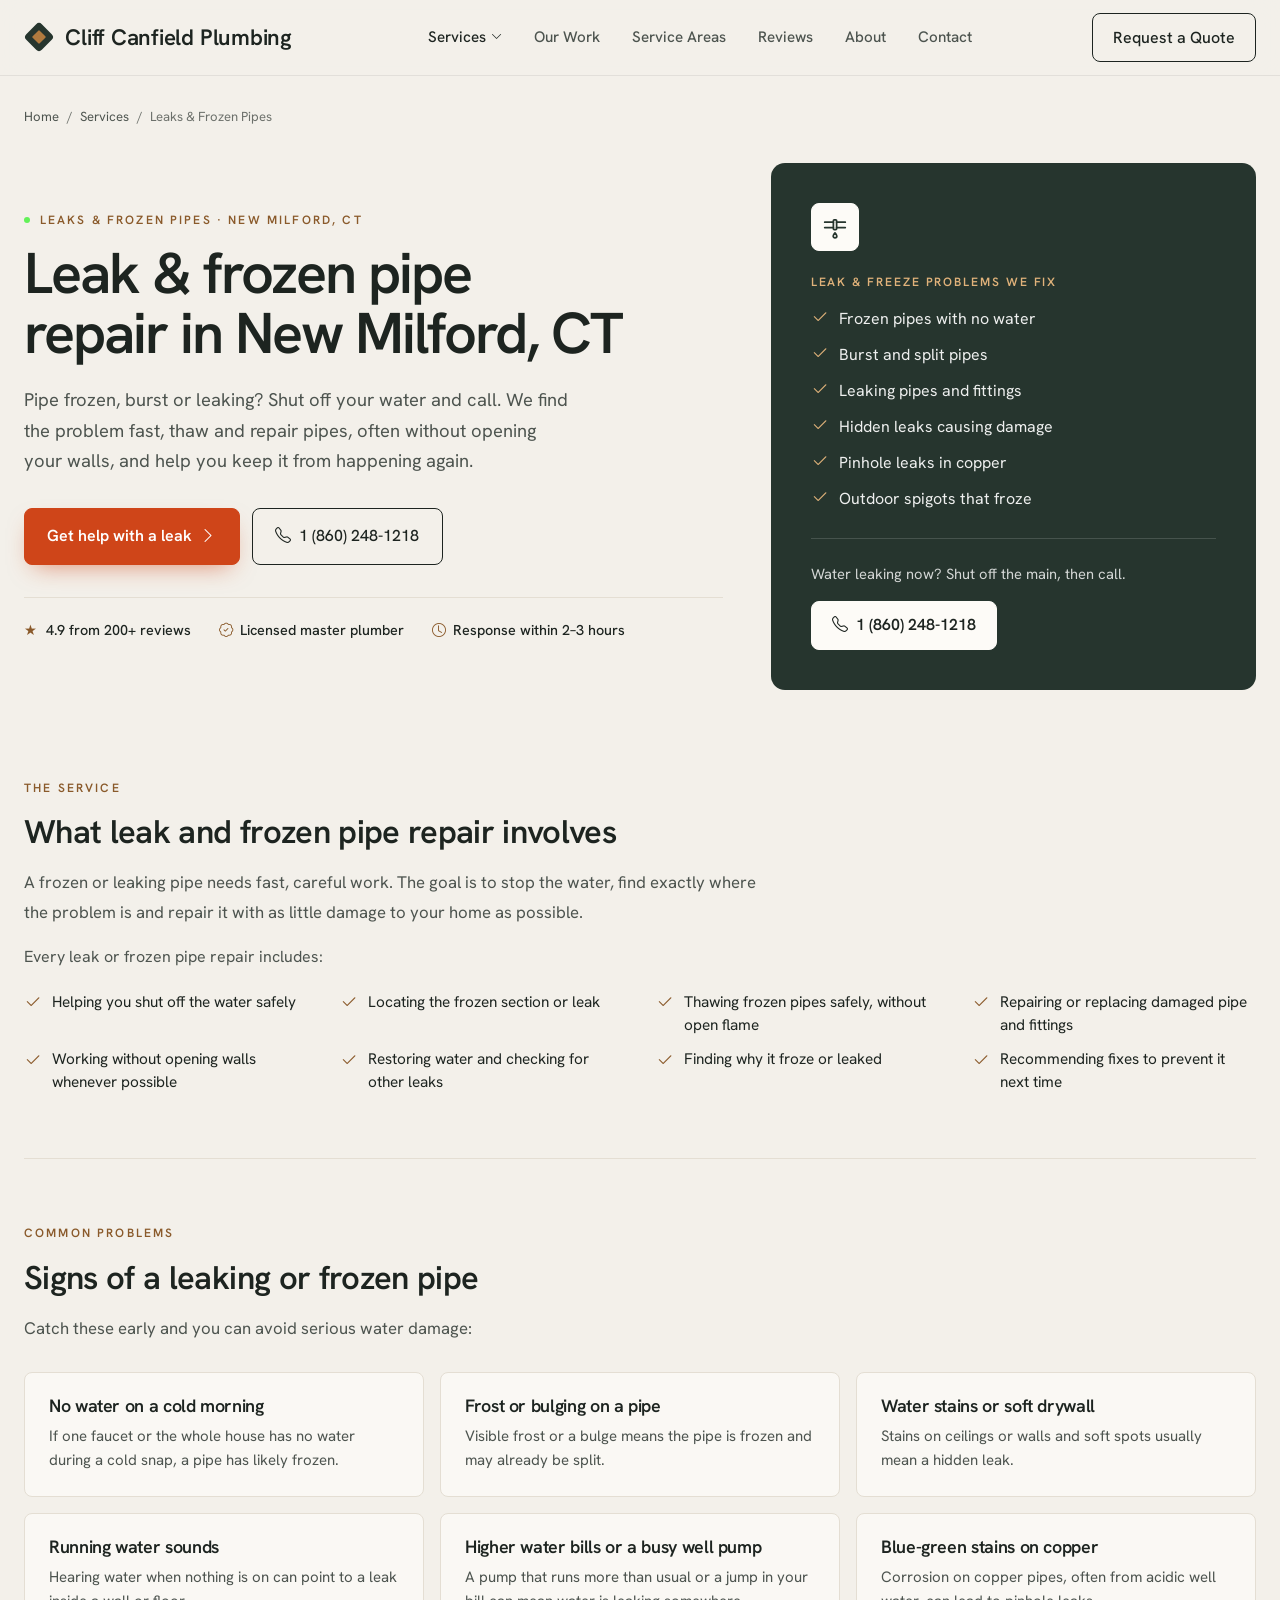
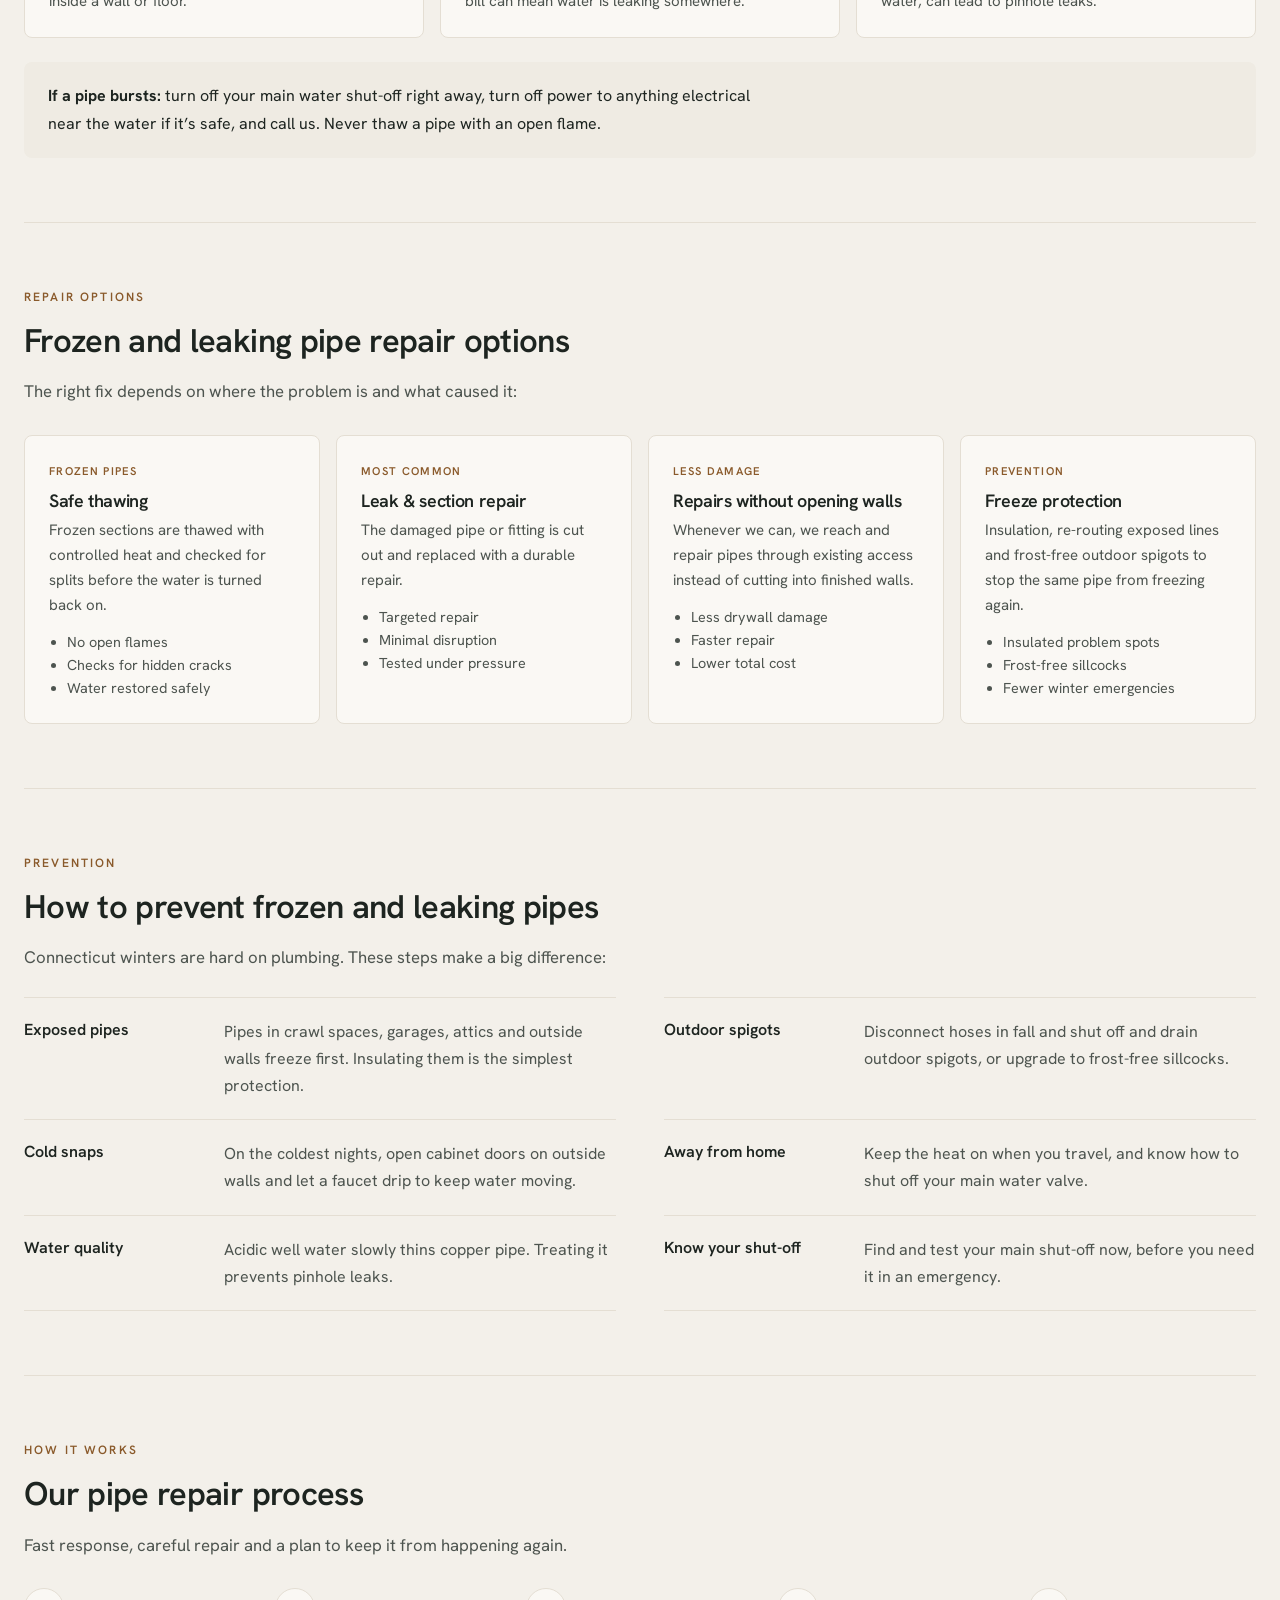
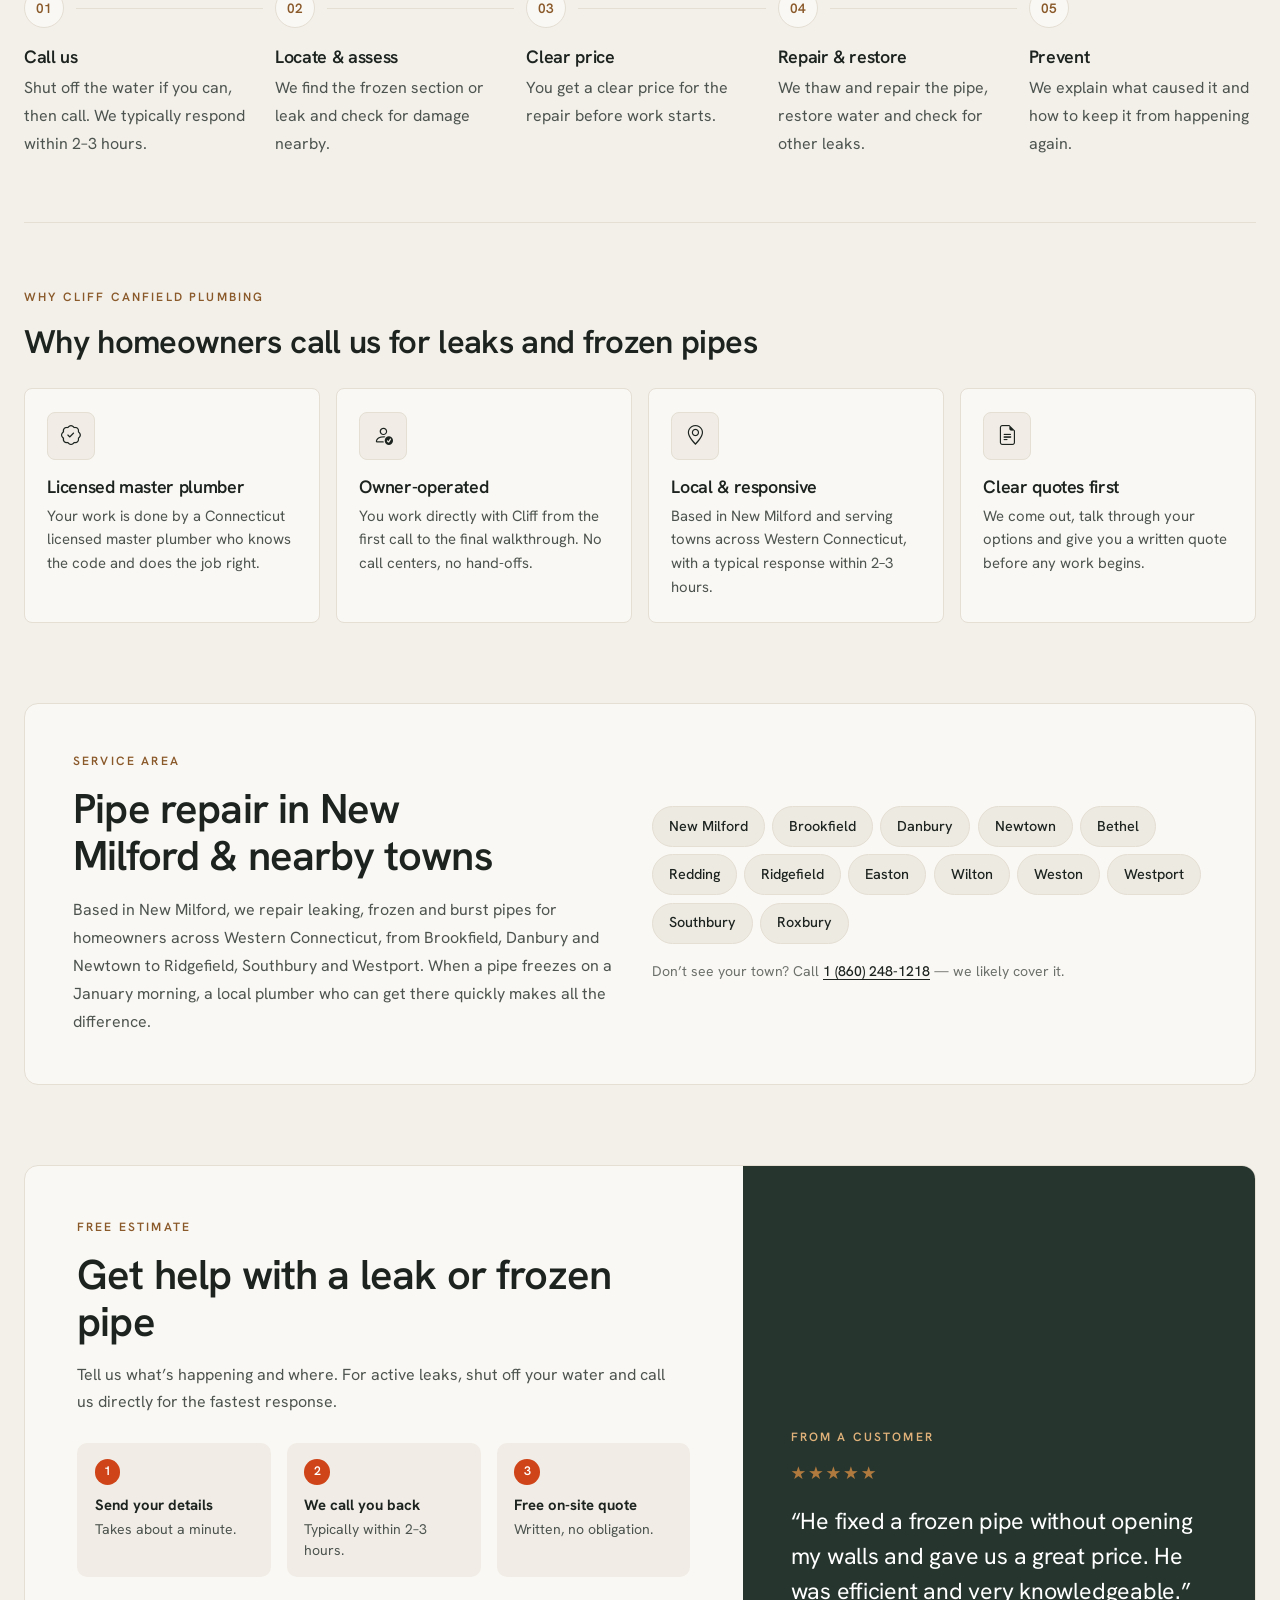
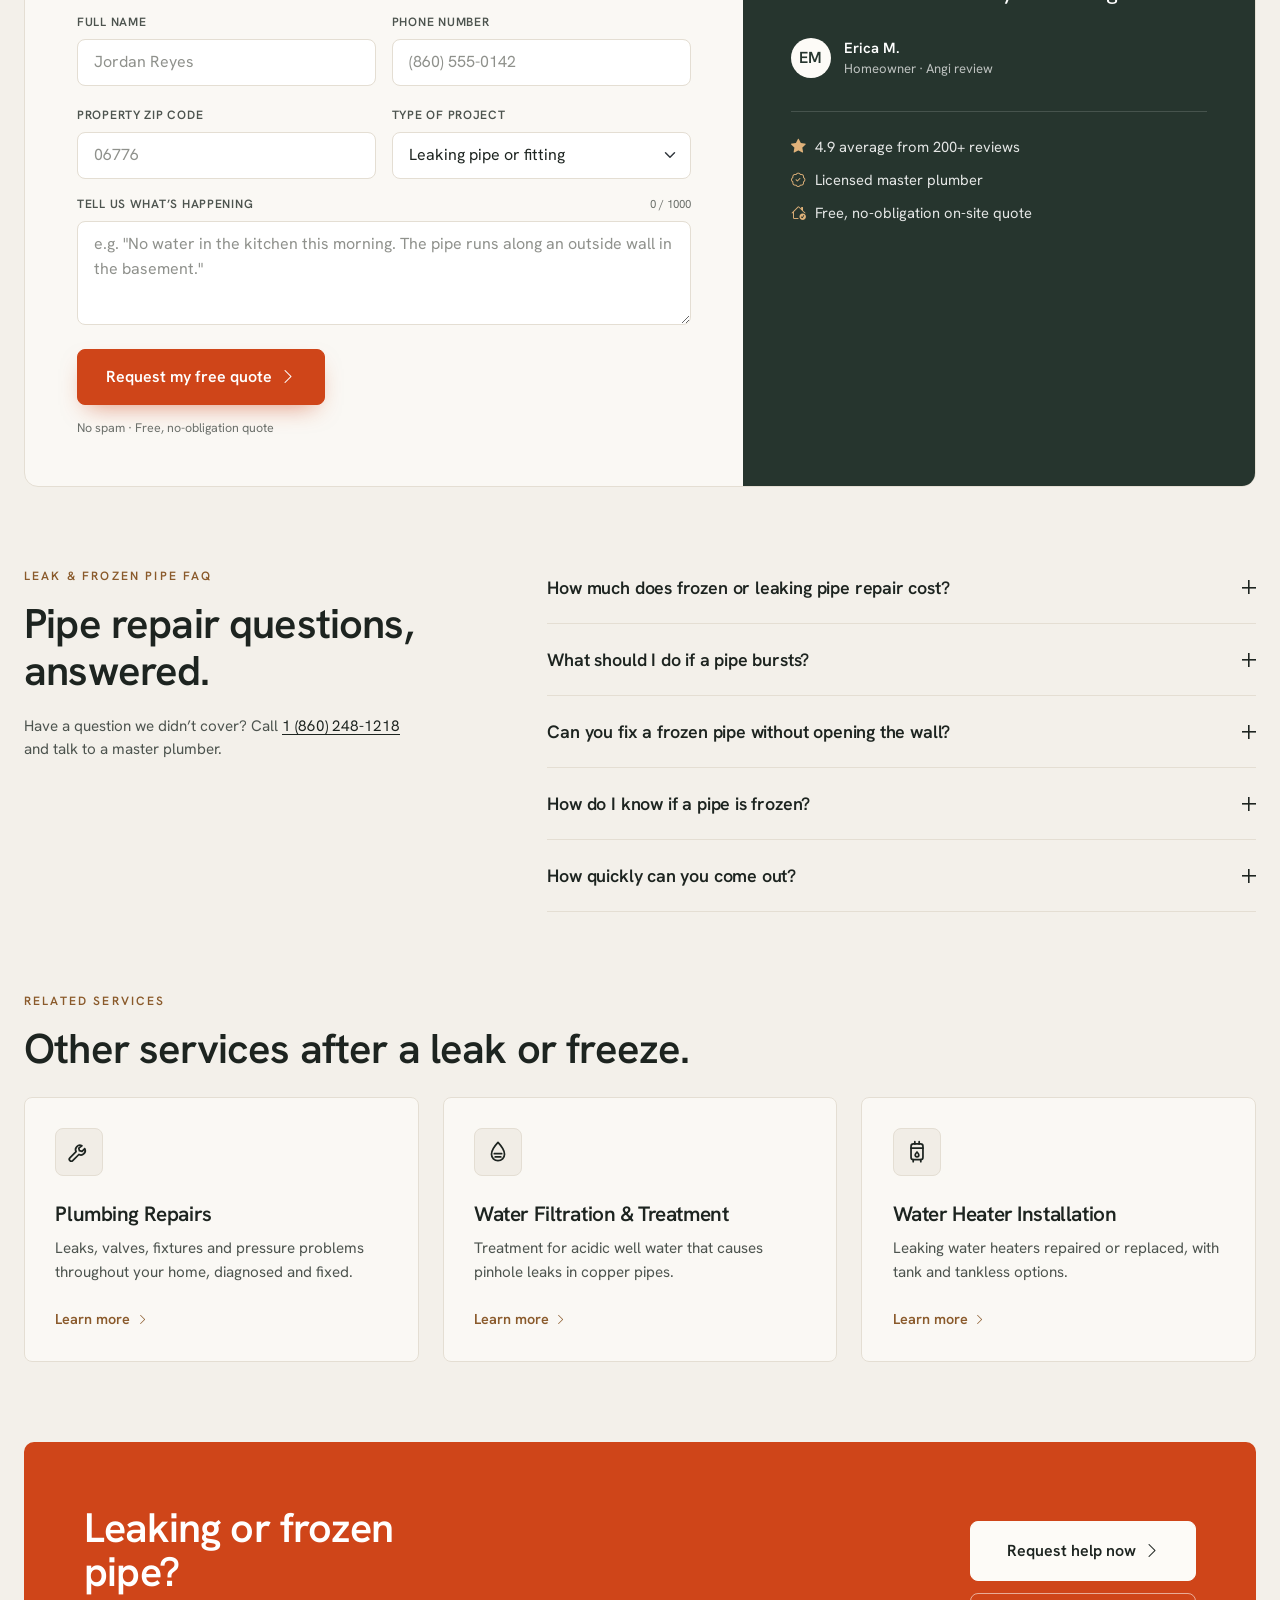
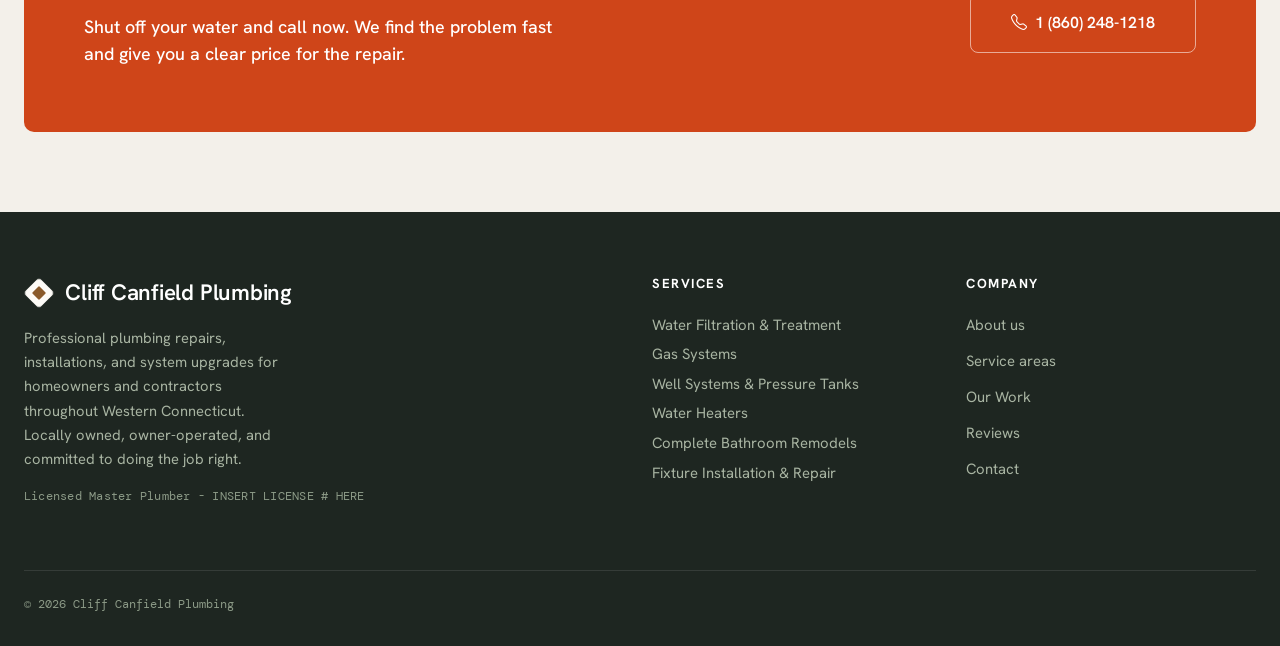
<file: website/services/leak-frozen-pipe-repair/index.html>
<!doctype html>
<html lang="en">
<head>
  <meta charset="utf-8">
  <meta name="viewport" content="width=device-width, initial-scale=1">
  <meta name="robots" content="index, follow">
  <meta property="og:type" content="website">
  <meta property="og:site_name" content="Cliff Canfield Plumbing">
  <meta property="og:title" content="Frozen Pipe Repair in New Milford, CT | Cliff Canfield Plumbing">
  <meta property="og:description" content="Leak and frozen pipe repair in New Milford, Danbury and nearby CT towns. Fast response, often without opening walls. Licensed master plumber.">
  <meta property="og:locale" content="en_US">
  <title>Frozen Pipe Repair in New Milford, CT | Cliff Canfield Plumbing</title>
  <meta name="description" content="Leak and frozen pipe repair in New Milford, Danbury and nearby CT towns. Fast response, often without opening walls. Licensed master plumber.">

  <!-- Fonts -->
  <link rel="preconnect" href="https://fonts.googleapis.com">
  <link rel="preconnect" href="https://fonts.gstatic.com" crossorigin>
  <link href="https://fonts.googleapis.com/css2?family=DM+Mono:wght@400;500&family=Hanken+Grotesk:wght@400;500;600;700&display=swap" rel="stylesheet">

  <!-- Bootstrap + Bootstrap Icons -->
  <link href="https://cdn.jsdelivr.net/npm/bootstrap@5.3.3/dist/css/bootstrap.min.css" rel="stylesheet">
  <link href="https://cdn.jsdelivr.net/npm/bootstrap-icons@1.11.3/font/bootstrap-icons.min.css" rel="stylesheet">

  <link href="../../css/styles.css" rel="stylesheet">
  <script type="application/ld+json">
{
  "@context": "https://schema.org",
  "@type": "Service",
  "serviceType": "Leaks & Frozen Pipes",
  "name": "Leaks & Frozen Pipes in New Milford, CT",
  "description": "Leak and frozen pipe repair in New Milford, Danbury and nearby CT towns. Fast response, often without opening walls. Licensed master plumber.",
  "provider": {
    "@type": "Plumber",
    "name": "Cliff Canfield Plumbing",
    "telephone": "+1-860-248-1218",
    "address": {
      "@type": "PostalAddress",
      "addressLocality": "New Milford",
      "addressRegion": "CT",
      "addressCountry": "US"
    },
    "areaServed": [
      {
        "@type": "City",
        "name": "New Milford, CT"
      },
      {
        "@type": "City",
        "name": "Brookfield, CT"
      },
      {
        "@type": "City",
        "name": "Danbury, CT"
      },
      {
        "@type": "City",
        "name": "Newtown, CT"
      },
      {
        "@type": "City",
        "name": "Bethel, CT"
      },
      {
        "@type": "City",
        "name": "Redding, CT"
      },
      {
        "@type": "City",
        "name": "Ridgefield, CT"
      },
      {
        "@type": "City",
        "name": "Easton, CT"
      },
      {
        "@type": "City",
        "name": "Wilton, CT"
      },
      {
        "@type": "City",
        "name": "Weston, CT"
      },
      {
        "@type": "City",
        "name": "Westport, CT"
      },
      {
        "@type": "City",
        "name": "Southbury, CT"
      },
      {
        "@type": "City",
        "name": "Roxbury, CT"
      }
    ]
  },
  "areaServed": [
    {
      "@type": "City",
      "name": "New Milford, CT"
    },
    {
      "@type": "City",
      "name": "Brookfield, CT"
    },
    {
      "@type": "City",
      "name": "Danbury, CT"
    },
    {
      "@type": "City",
      "name": "Newtown, CT"
    },
    {
      "@type": "City",
      "name": "Bethel, CT"
    },
    {
      "@type": "City",
      "name": "Redding, CT"
    },
    {
      "@type": "City",
      "name": "Ridgefield, CT"
    },
    {
      "@type": "City",
      "name": "Easton, CT"
    },
    {
      "@type": "City",
      "name": "Wilton, CT"
    },
    {
      "@type": "City",
      "name": "Weston, CT"
    },
    {
      "@type": "City",
      "name": "Westport, CT"
    },
    {
      "@type": "City",
      "name": "Southbury, CT"
    },
    {
      "@type": "City",
      "name": "Roxbury, CT"
    }
  ]
}
  </script>
  <script type="application/ld+json">
{
  "@context": "https://schema.org",
  "@type": "FAQPage",
  "mainEntity": [
    {
      "@type": "Question",
      "name": "How much does frozen or leaking pipe repair cost?",
      "acceptedAnswer": {
        "@type": "Answer",
        "text": "It depends on where the pipe is, how much is damaged and whether it can be reached without opening walls. Thawing an exposed pipe costs far less than repairing a burst pipe inside a finished wall. You get a clear price before the repair starts."
      }
    },
    {
      "@type": "Question",
      "name": "What should I do if a pipe bursts?",
      "acceptedAnswer": {
        "@type": "Answer",
        "text": "Turn off the main water shut-off right away, turn off power to anything electrical near the water if it is safe, move belongings out of the way and call us at 1 (860) 248-1218."
      }
    },
    {
      "@type": "Question",
      "name": "Can you fix a frozen pipe without opening the wall?",
      "acceptedAnswer": {
        "@type": "Answer",
        "text": "Often, yes. Many frozen pipes can be thawed and repaired through existing access points. If a pipe has split inside a wall, a small opening may be needed, and we keep it as small as possible."
      }
    },
    {
      "@type": "Question",
      "name": "How do I know if a pipe is frozen?",
      "acceptedAnswer": {
        "@type": "Answer",
        "text": "No water or only a trickle from a faucet during cold weather is the most common sign. You may also see frost on an exposed pipe. Keep the faucet open and call us. Never use an open flame to thaw a pipe."
      }
    },
    {
      "@type": "Question",
      "name": "How quickly can you come out?",
      "acceptedAnswer": {
        "@type": "Answer",
        "text": "We typically respond within 2–3 hours across New Milford and the surrounding towns. For leaks and frozen pipes, calling is the fastest way to reach us."
      }
    }
  ]
}
  </script>
</head>
<body>

  <!-- ============ HEADER ============ -->
  <header class="site-header fixed-top">
    <div class="announcement d-lg-none">
      <!-- <i class="bi bi-lightning-charge"></i> Free plumbing inspection -->
    </div>
    <nav class="navbar navbar-expand-lg" aria-label="Main navigation">
      <div class="container-xxl px-3 px-lg-4">
        <a class="navbar-brand brand" href="../../">
          <span class="brand-mark" aria-hidden="true"></span>
          Cliff Canfield Plumbing
        </a>
        <button class="navbar-toggler border-0 shadow-none" type="button" data-bs-toggle="collapse" data-bs-target="#mainNav" aria-controls="mainNav" aria-expanded="false" aria-label="Toggle navigation">
          <i class="bi bi-list"></i>
        </button>
        <div class="collapse navbar-collapse" id="mainNav">
          <ul class="navbar-nav mx-auto">
            <li class="nav-item dropdown nav-services">
              <a class="nav-link dropdown-toggle active" href="../../#services" role="button" data-bs-toggle="dropdown" aria-expanded="false">Services</a>
              <div class="dropdown-menu services-menu">
                <div class="services-menu-grid">
                  <div>
                    <p class="services-menu-title">Larger projects</p>
                    <ul>
                      <li><a class="dropdown-item" href="../../services/bathroom-remodels/">Bathroom Remodels</a></li>
                      <li><a class="dropdown-item" href="../../services/water-heater-installation/">Water Heater Installation</a></li>
                      <li><a class="dropdown-item" href="../../services/water-filtration-treatment/">Water Filtration &amp; Treatment</a></li>
                      <li><a class="dropdown-item" href="../../services/well-systems-pressure-tanks/">Well Systems &amp; Pressure Tanks</a></li>
                      <li><a class="dropdown-item" href="../../services/gas-systems/">Gas Systems</a></li>
                    </ul>
                  </div>
                  <div>
                    <p class="services-menu-title">Repairs &amp; everyday service</p>
                    <ul>
                      <li><a class="dropdown-item" href="../../services/plumbing-repairs/">Plumbing Repairs</a></li>
                      <li><a class="dropdown-item" href="../../services/fixture-installation-repair/">Fixture Installation &amp; Repair</a></li>
                      <li><a class="dropdown-item active" aria-current="page" href="../../services/leak-frozen-pipe-repair/">Leaks &amp; Frozen Pipes</a></li>
                      <li><a class="dropdown-item" href="../../services/toilet-repair-replacement/">Toilet Repair &amp; Replacement</a></li>
                    </ul>
                  </div>
                </div>
                <a class="services-menu-all" href="../../#services">View all services <i class="bi bi-chevron-right"></i></a>
              </div>
            </li>
            <li class="nav-item"><a class="nav-link" href="../../#projects">Our Work</a></li>
            <li class="nav-item"><a class="nav-link" href="../../#service-area">Service Areas</a></li>
            <li class="nav-item"><a class="nav-link" href="../../reviews.html">Reviews</a></li>
            <li class="nav-item"><a class="nav-link" href="../../#about">About</a></li>
            <li class="nav-item"><a class="nav-link" href="../../#contact">Contact</a></li>
          </ul>
          <a href="#estimate" class="btn btn-outline-ink">Request a Quote</a>
        </div>
      </div>
    </nav>
  </header>

  <main id="top" class="page-service">

    <!-- ============ SERVICE HERO ============ -->
    <section class="svc-hero">
      <div class="container-xxl px-3 px-lg-4">
        <nav class="svc-breadcrumb" aria-label="Breadcrumb">
          <ol class="breadcrumb">
            <li class="breadcrumb-item"><a href="../../">Home</a></li>
            <li class="breadcrumb-item"><a href="../../#services">Services</a></li>
            <li class="breadcrumb-item active" aria-current="page">Leaks &amp; Frozen Pipes</li>
          </ol>
        </nav>
        <div class="row g-4 g-lg-5 align-items-center">
          <div class="col-lg-6 col-xl-7">
            <p class="eyebrow"><span class="dot"></span>Leaks &amp; frozen pipes · New Milford, CT</p>
            <h1 class="svc-title">Leak &amp; frozen pipe repair in New Milford, CT</h1>
            <p class="svc-lead">Pipe frozen, burst or leaking? Shut off your water and call. We find the problem fast, thaw and repair pipes, often without opening your walls, and help you keep it from happening again.</p>
            <div class="svc-hero-actions">
              <a href="#estimate" class="btn btn-brand">Get help with a leak <i class="bi bi-chevron-right ms-1"></i></a>
              <a href="tel:+18602481218" class="btn btn-outline-ink"><i class="bi bi-telephone me-2"></i>1 (860) 248-1218</a>
            </div>
            <ul class="svc-trust">
              <li><span class="star">★</span> 4.9 from 200+ reviews</li>
              <li><i class="bi bi-patch-check"></i> Licensed master plumber</li>
              <li><i class="bi bi-clock"></i> Response within 2&ndash;3 hours</li>
            </ul>
          </div>
          <div class="col-lg-6 col-xl-5">
            <!-- Add a real job photo here later: replace this panel with a <figure class="svc-hero-media">. -->
            <div class="svc-hero-panel">
              <span class="icon-box"><svg class="svc-icon" viewBox="0 0 24 24" fill="none" stroke="currentColor" stroke-width="1.6" stroke-linecap="round" stroke-linejoin="round" aria-hidden="true"><path d="M2.5 7.5h8M2.5 12.5h8M13.5 7.5h8M13.5 12.5h8"/><rect x="10.5" y="5.5" width="3" height="9" rx=".8"/><path d="M12 22a1.7 1.7 0 0 1-1.7-1.7c0-1.1 1.7-2.9 1.7-2.9s1.7 1.8 1.7 2.9A1.7 1.7 0 0 1 12 22Z"/></svg></span>
              <p class="svc-hero-panel-title">Leak &amp; freeze problems we fix</p>
              <ul class="svc-hero-panel-list">
                <li><i class="bi bi-check2"></i>Frozen pipes with no water</li>
                <li><i class="bi bi-check2"></i>Burst and split pipes</li>
                <li><i class="bi bi-check2"></i>Leaking pipes and fittings</li>
                <li><i class="bi bi-check2"></i>Hidden leaks causing damage</li>
                <li><i class="bi bi-check2"></i>Pinhole leaks in copper</li>
                <li><i class="bi bi-check2"></i>Outdoor spigots that froze</li>
              </ul>
              <div class="svc-hero-panel-call">
                <span>Water leaking now? Shut off the main, then call.</span>
                <a href="tel:+18602481218" class="btn btn-cream"><i class="bi bi-telephone me-2"></i>1 (860) 248-1218</a>
              </div>
            </div>
          </div>
        </div>
      </div>
    </section>

    <!-- ============ MAIN CONTENT ============ -->
    <section class="section svc-content" id="details">
      <div class="container-xxl px-3 px-lg-4">
        <div class="row g-4 g-lg-5">
          <article class="col-12 svc-article svc-article-full">

            <section id="what-it-involves">
              <p class="eyebrow">The service</p>
              <h2>What leak and frozen pipe repair involves</h2>
              <p class="section-intro">A frozen or leaking pipe needs fast, careful work. The goal is to stop the water, find exactly where the problem is and repair it with as little damage to your home as possible.</p>
              <p>Every leak or frozen pipe repair includes:</p>
              <ul class="check-list">
                <li><i class="bi bi-check2"></i>Helping you shut off the water safely</li>
                <li><i class="bi bi-check2"></i>Locating the frozen section or leak</li>
                <li><i class="bi bi-check2"></i>Thawing frozen pipes safely, without open flame</li>
                <li><i class="bi bi-check2"></i>Repairing or replacing damaged pipe and fittings</li>
                <li><i class="bi bi-check2"></i>Working without opening walls whenever possible</li>
                <li><i class="bi bi-check2"></i>Restoring water and checking for other leaks</li>
                <li><i class="bi bi-check2"></i>Finding why it froze or leaked</li>
                <li><i class="bi bi-check2"></i>Recommending fixes to prevent it next time</li>
              </ul>
            </section>

            <section id="warning-signs">
              <p class="eyebrow">Common problems</p>
              <h2>Signs of a leaking or frozen pipe</h2>
              <p class="section-intro">Catch these early and you can avoid serious water damage:</p>
              <div class="info-grid cols-3">
                <div class="info-card"><h3>No water on a cold morning</h3><p>If one faucet or the whole house has no water during a cold snap, a pipe has likely frozen.</p></div>
                <div class="info-card"><h3>Frost or bulging on a pipe</h3><p>Visible frost or a bulge means the pipe is frozen and may already be split.</p></div>
                <div class="info-card"><h3>Water stains or soft drywall</h3><p>Stains on ceilings or walls and soft spots usually mean a hidden leak.</p></div>
                <div class="info-card"><h3>Running water sounds</h3><p>Hearing water when nothing is on can point to a leak inside a wall or floor.</p></div>
                <div class="info-card"><h3>Higher water bills or a busy well pump</h3><p>A pump that runs more than usual or a jump in your bill can mean water is leaking somewhere.</p></div>
                <div class="info-card"><h3>Blue-green stains on copper</h3><p>Corrosion on copper pipes, often from acidic well water, can lead to pinhole leaks.</p></div>
              </div>
              <div class="svc-callout">
                <p><strong>If a pipe bursts:</strong> turn off your main water shut-off right away, turn off power to anything electrical near the water if it&rsquo;s safe, and call us. Never thaw a pipe with an open flame.</p>
              </div>
            </section>

            <section id="options">
              <p class="eyebrow">Repair options</p>
              <h2>Frozen and leaking pipe repair options</h2>
              <p class="section-intro">The right fix depends on where the problem is and what caused it:</p>
              <div class="info-grid">
                <div class="info-card">
                  <span class="info-tag">Frozen pipes</span>
                  <h3>Safe thawing</h3>
                  <p>Frozen sections are thawed with controlled heat and checked for splits before the water is turned back on.</p>
                  <ul><li>No open flames</li><li>Checks for hidden cracks</li><li>Water restored safely</li></ul>
                </div>
                <div class="info-card">
                  <span class="info-tag">Most common</span>
                  <h3>Leak &amp; section repair</h3>
                  <p>The damaged pipe or fitting is cut out and replaced with a durable repair.</p>
                  <ul><li>Targeted repair</li><li>Minimal disruption</li><li>Tested under pressure</li></ul>
                </div>
                <div class="info-card">
                  <span class="info-tag">Less damage</span>
                  <h3>Repairs without opening walls</h3>
                  <p>Whenever we can, we reach and repair pipes through existing access instead of cutting into finished walls.</p>
                  <ul><li>Less drywall damage</li><li>Faster repair</li><li>Lower total cost</li></ul>
                </div>
                <div class="info-card">
                  <span class="info-tag">Prevention</span>
                  <h3>Freeze protection</h3>
                  <p>Insulation, re-routing exposed lines and frost-free outdoor spigots to stop the same pipe from freezing again.</p>
                  <ul><li>Insulated problem spots</li><li>Frost-free sillcocks</li><li>Fewer winter emergencies</li></ul>
                </div>
              </div>
            </section>

            <section id="considerations">
              <p class="eyebrow">Prevention</p>
              <h2>How to prevent frozen and leaking pipes</h2>
              <p class="section-intro">Connecticut winters are hard on plumbing. These steps make a big difference:</p>
              <dl class="consider-list">
                <div><dt>Exposed pipes</dt><dd>Pipes in crawl spaces, garages, attics and outside walls freeze first. Insulating them is the simplest protection.</dd></div>
                <div><dt>Outdoor spigots</dt><dd>Disconnect hoses in fall and shut off and drain outdoor spigots, or upgrade to frost-free sillcocks.</dd></div>
                <div><dt>Cold snaps</dt><dd>On the coldest nights, open cabinet doors on outside walls and let a faucet drip to keep water moving.</dd></div>
                <div><dt>Away from home</dt><dd>Keep the heat on when you travel, and know how to shut off your main water valve.</dd></div>
                <div><dt>Water quality</dt><dd>Acidic well water slowly thins copper pipe. Treating it prevents pinhole leaks.</dd></div>
                <div><dt>Know your shut-off</dt><dd>Find and test your main shut-off now, before you need it in an emergency.</dd></div>
              </dl>
            </section>

            <section id="process">
              <p class="eyebrow">How it works</p>
              <h2>Our pipe repair process</h2>
              <p class="section-intro">Fast response, careful repair and a plan to keep it from happening again.</p>
              <ol class="svc-steps" style="--steps:5">
                <li><h3>Call us</h3><p>Shut off the water if you can, then call. We typically respond within 2&ndash;3 hours.</p></li>
                <li><h3>Locate &amp; assess</h3><p>We find the frozen section or leak and check for damage nearby.</p></li>
                <li><h3>Clear price</h3><p>You get a clear price for the repair before work starts.</p></li>
                <li><h3>Repair &amp; restore</h3><p>We thaw and repair the pipe, restore water and check for other leaks.</p></li>
                <li><h3>Prevent</h3><p>We explain what caused it and how to keep it from happening again.</p></li>
              </ol>
            </section>

            <section id="why-us">
              <p class="eyebrow">Why Cliff Canfield Plumbing</p>
              <h2>Why homeowners call us for leaks and frozen pipes</h2>
              <div class="why-grid">
                <div class="why-item"><span class="icon-box"><i class="bi bi-patch-check"></i></span><div><h3>Licensed master plumber</h3><p>Your work is done by a Connecticut licensed master plumber who knows the code and does the job right.</p></div></div>
                <div class="why-item"><span class="icon-box"><i class="bi bi-person-check"></i></span><div><h3>Owner-operated</h3><p>You work directly with Cliff from the first call to the final walkthrough. No call centers, no hand-offs.</p></div></div>
                <div class="why-item"><span class="icon-box"><i class="bi bi-geo-alt"></i></span><div><h3>Local &amp; responsive</h3><p>Based in New Milford and serving towns across Western Connecticut, with a typical response within 2&ndash;3 hours.</p></div></div>
                <div class="why-item"><span class="icon-box"><i class="bi bi-file-earmark-text"></i></span><div><h3>Clear quotes first</h3><p>We come out, talk through your options and give you a written quote before any work begins.</p></div></div>
              </div>
            </section>

          </article>
        </div>
      </div>
    </section>

    <!-- ============ SERVICE AREA (generated) ============ -->
    <section class="section pt-0" id="service-area">
      <div class="container-xxl px-3 px-lg-4">
        <div class="svc-area">
          <div class="row g-4 align-items-center">
            <div class="col-lg-6">
              <p class="eyebrow">Service area</p>
              <h2 class="section-title">Pipe repair in New Milford &amp; nearby towns</h2>
              <p class="svc-area-text">Based in New Milford, we repair leaking, frozen and burst pipes for homeowners across Western Connecticut, from Brookfield, Danbury and Newtown to Ridgefield, Southbury and Westport. When a pipe freezes on a January morning, a local plumber who can get there quickly makes all the difference.</p>
            </div>
            <div class="col-lg-6">
              <ul class="area-chips svc-area-chips" aria-label="Towns we serve">
                  <li>New Milford</li>
                  <li>Brookfield</li>
                  <li>Danbury</li>
                  <li>Newtown</li>
                  <li>Bethel</li>
                  <li>Redding</li>
                  <li>Ridgefield</li>
                  <li>Easton</li>
                  <li>Wilton</li>
                  <li>Weston</li>
                  <li>Westport</li>
                  <li>Southbury</li>
                  <li>Roxbury</li>
              </ul>
              <p class="svc-area-note">Don&rsquo;t see your town? Call <a href="tel:+18602481218">1 (860) 248-1218</a> &mdash; we likely cover it.</p>
            </div>
          </div>
        </div>
      </div>
    </section>

    <!-- ============ ESTIMATE + REVIEW ============ -->
    <section class="section pt-0" id="estimate">
      <div class="container-xxl px-3 px-lg-4">
        <div class="estimate-card">
          <div class="row g-0">
            <div class="col-lg-7">
              <div class="estimate-main">
                <p class="eyebrow">Free estimate</p>
                <h2 class="section-title">Get help with a leak or frozen pipe</h2>
                <p class="lead-text">Tell us what&rsquo;s happening and where. For active leaks, shut off your water and call us directly for the fastest response.</p>
                <ol class="next-steps">
                  <li><strong>Send your details</strong>Takes about a minute.</li>
                  <li><strong>We call you back</strong>Typically within 2&ndash;3 hours.</li>
                  <li><strong>Free on-site quote</strong>Written, no obligation.</li>
                </ol>

                <div id="quoteFormWrap">
                  <form id="quoteForm" class="estimate-form" action="../../send-lead.php" method="post" novalidate>
                    <div class="hp-field" aria-hidden="true"><label>Leave this field empty<input type="text" name="company_website" tabindex="-1" autocomplete="off"></label></div>
                    <div class="row g-3">
                      <div class="col-md-6">
                        <label for="fullName" class="form-label">Full name</label>
                        <input type="text" class="form-control" id="fullName" name="fullName" placeholder="Jordan Reyes" autocomplete="name" required>
                        <div class="invalid-feedback">Please enter your name.</div>
                      </div>
                      <div class="col-md-6">
                        <label for="phone" class="form-label">Phone number</label>
                        <input type="tel" class="form-control" id="phone" name="phone" placeholder="(860) 555-0142" inputmode="tel" autocomplete="tel" pattern="\(\d{3}\) \d{3}-\d{4}" required>
                        <div class="invalid-feedback">Enter a 10-digit phone number.</div>
                      </div>
                      <div class="col-md-6">
                        <label for="zip" class="form-label">Property ZIP code</label>
                        <input type="text" class="form-control" id="zip" name="zip" placeholder="06776" inputmode="numeric" maxlength="5" pattern="\d{5}" autocomplete="postal-code" required>
                        <div class="invalid-feedback">Enter a 5-digit ZIP code.</div>
                      </div>
                      <div class="col-md-6">
                        <label for="projectType" class="form-label">Type of project</label>
                        <select class="form-select" id="projectType" name="projectType" required>
                          <option value="Leak Repair" selected>Leaking pipe or fitting</option>
                          <option value="Frozen Pipe">Frozen pipe</option>
                          <option value="Burst Pipe">Burst pipe</option>
                          <option value="Hidden Leak">Possible hidden leak</option>
                          <option value="Freeze Prevention">Freeze protection</option>
                          <option value="Other">Something else</option>
                        </select>
                      </div>
                      <div class="col-12">
                        <div class="d-flex justify-content-between align-items-baseline">
                          <label for="projectDetails" class="form-label">Tell us what&rsquo;s happening</label>
                          <span class="char-count" id="detailsCount" aria-live="polite">0 / 1000</span>
                        </div>
                        <textarea class="form-control" id="projectDetails" name="projectDetails" rows="3" maxlength="1000" placeholder="e.g. &quot;No water in the kitchen this morning. The pipe runs along an outside wall in the basement.&quot;" required></textarea>
                        <div class="invalid-feedback">Please add a few details about the job.</div>
                      </div>
                      <input type="hidden" name="sourcePage" value="Leaks &amp; Frozen Pipes">
                    </div>
                    <div class="mt-4">
                      <button type="submit" class="btn btn-brand">Request my free quote <i class="bi bi-chevron-right ms-1"></i></button>
                      <p class="form-note">No spam · Free, no-obligation quote</p>
                    </div>
                  </form>
                </div>

                <div id="quoteSuccess" class="estimate-success d-none" role="status" aria-live="polite">
                  <div class="success-icon"><i class="bi bi-check-lg"></i></div>
                  <h3 class="quote-title">Thanks, <span id="successName">neighbor</span>!</h3>
                  <p class="lead-text mb-4">Your request is in. We&rsquo;ll give you a call shortly to schedule your visit.</p>
                  <button type="button" class="btn btn-outline-ink" id="resetQuote">Submit another request</button>
                </div>
              </div>
            </div>

            <div class="col-lg-5">
              <div class="estimate-review">
                <p class="eyebrow">From a customer</p>
                <span class="stars" aria-label="5 out of 5 stars">★★★★★</span>
                <blockquote>&ldquo;He fixed a frozen pipe without opening my walls and gave us a great price. He was efficient and very knowledgeable.&rdquo;</blockquote>
                <div class="reviewer">
                  <span class="avatar">EM</span>
                  <div><div class="name">Erica M.</div><div class="place">Homeowner · Angi review</div></div>
                </div>
                <div class="review-spacer"></div>
                <ul class="estimate-facts">
                  <li><i class="bi bi-star-fill"></i> 4.9 average from 200+ reviews</li>
                  <li><i class="bi bi-patch-check"></i> Licensed master plumber</li>
                  <li><i class="bi bi-house-check"></i> Free, no-obligation on-site quote</li>
                </ul>
              </div>
            </div>
          </div>
        </div>
      </div>
    </section>

    <!-- ============ FAQ ============ -->
    <section class="section pt-0" id="faq">
      <div class="container-xxl px-3 px-lg-4">
        <div class="row g-4">
          <div class="col-lg-5 col-xl-4">
            <div class="faq-intro">
              <p class="eyebrow">Leak &amp; frozen pipe FAQ</p>
              <h2 class="section-title">Pipe repair questions, answered.</h2>
              <p class="faq-note d-none d-md-block">Have a question we didn&rsquo;t cover? Call <a href="tel:+18602481218">1 (860) 248-1218</a> and talk to a master plumber.</p>
            </div>
          </div>
          <div class="col-lg-7 offset-xl-1">
            <div class="accordion faq-accordion" id="svcFaq">
              <div class="accordion-item">
                <h3 class="accordion-header">
                  <button class="accordion-button collapsed" type="button" data-bs-toggle="collapse" data-bs-target="#sfaq1" aria-expanded="false" aria-controls="sfaq1">How much does frozen or leaking pipe repair cost?</button>
                </h3>
                <div id="sfaq1" class="accordion-collapse collapse" data-bs-parent="#svcFaq">
                  <div class="accordion-body">It depends on where the pipe is, how much is damaged and whether it can be reached without opening walls. Thawing an exposed pipe costs far less than repairing a burst pipe inside a finished wall. You get a clear price before the repair starts.</div>
                </div>
              </div>
              <div class="accordion-item">
                <h3 class="accordion-header">
                  <button class="accordion-button collapsed" type="button" data-bs-toggle="collapse" data-bs-target="#sfaq2" aria-expanded="false" aria-controls="sfaq2">What should I do if a pipe bursts?</button>
                </h3>
                <div id="sfaq2" class="accordion-collapse collapse" data-bs-parent="#svcFaq">
                  <div class="accordion-body">Turn off the main water shut-off right away, turn off power to anything electrical near the water if it is safe, move belongings out of the way and call us at <a href="tel:+18602481218">1 (860) 248-1218</a>.</div>
                </div>
              </div>
              <div class="accordion-item">
                <h3 class="accordion-header">
                  <button class="accordion-button collapsed" type="button" data-bs-toggle="collapse" data-bs-target="#sfaq3" aria-expanded="false" aria-controls="sfaq3">Can you fix a frozen pipe without opening the wall?</button>
                </h3>
                <div id="sfaq3" class="accordion-collapse collapse" data-bs-parent="#svcFaq">
                  <div class="accordion-body">Often, yes. Many frozen pipes can be thawed and repaired through existing access points. If a pipe has split inside a wall, a small opening may be needed, and we keep it as small as possible.</div>
                </div>
              </div>
              <div class="accordion-item">
                <h3 class="accordion-header">
                  <button class="accordion-button collapsed" type="button" data-bs-toggle="collapse" data-bs-target="#sfaq4" aria-expanded="false" aria-controls="sfaq4">How do I know if a pipe is frozen?</button>
                </h3>
                <div id="sfaq4" class="accordion-collapse collapse" data-bs-parent="#svcFaq">
                  <div class="accordion-body">No water or only a trickle from a faucet during cold weather is the most common sign. You may also see frost on an exposed pipe. Keep the faucet open and call us. Never use an open flame to thaw a pipe.</div>
                </div>
              </div>
              <div class="accordion-item">
                <h3 class="accordion-header">
                  <button class="accordion-button collapsed" type="button" data-bs-toggle="collapse" data-bs-target="#sfaq5" aria-expanded="false" aria-controls="sfaq5">How quickly can you come out?</button>
                </h3>
                <div id="sfaq5" class="accordion-collapse collapse" data-bs-parent="#svcFaq">
                  <div class="accordion-body">We typically respond within 2&ndash;3 hours across New Milford and the surrounding towns. For leaks and frozen pipes, calling is the fastest way to reach us.</div>
                </div>
              </div>
            </div>
          </div>
        </div>
      </div>
    </section>

    <!-- ============ RELATED SERVICES ============ -->
    <section class="section pt-0" id="related">
      <div class="container-xxl px-3 px-lg-4">
        <p class="eyebrow">Related services</p>
        <h2 class="section-title mb-4">Other services after a leak or freeze.</h2>
        <div class="row g-3 g-lg-4">
          <div class="col-md-6 col-lg-4">
            <article class="service-card">
              <span class="icon-box"><svg class="svc-icon" viewBox="0 0 24 24" fill="none" stroke="currentColor" stroke-width="1.6" stroke-linecap="round" stroke-linejoin="round" aria-hidden="true"><path d="M14.7 6.3a4 4 0 0 0-5.4 5.4L3.6 17.4a1.8 1.8 0 0 0 2.6 2.6l5.7-5.7a4 4 0 0 0 5.4-5.4l-2.5 2.5-2.4-.6-.6-2.4Z"/></svg></span>
              <h3>Plumbing Repairs</h3>
              <p>Leaks, valves, fixtures and pressure problems throughout your home, diagnosed and fixed.</p>
              <a href="../../services/plumbing-repairs/" class="link-more">Learn more <i class="bi bi-chevron-right"></i></a>
            </article>
          </div>
          <div class="col-md-6 col-lg-4">
            <article class="service-card">
              <span class="icon-box"><svg class="svc-icon" viewBox="0 0 24 24" fill="none" stroke="currentColor" stroke-width="1.6" stroke-linecap="round" stroke-linejoin="round" aria-hidden="true"><path d="M12 3.2S6 9.6 6 14a6 6 0 0 0 12 0c0-4.4-6-10.8-6-10.8Z"/><path d="M8.6 13.5h6.8M9.4 16.5h5.2"/></svg></span>
              <h3>Water Filtration &amp; Treatment</h3>
              <p>Treatment for acidic well water that causes pinhole leaks in copper pipes.</p>
              <a href="../../services/water-filtration-treatment/" class="link-more">Learn more <i class="bi bi-chevron-right"></i></a>
            </article>
          </div>
          <div class="col-md-6 col-lg-4">
            <article class="service-card">
              <span class="icon-box"><svg class="svc-icon" viewBox="0 0 24 24" fill="none" stroke="currentColor" stroke-width="1.6" stroke-linecap="round" stroke-linejoin="round" aria-hidden="true"><rect x="6.5" y="4.5" width="11" height="14.5" rx="2.2"/><path d="M10 4.5V2.5M14 4.5V2.5M8.5 21v-2M15.5 21v-2M6.5 8.5h11"/><path d="M12 16.5a1.7 1.7 0 0 1-1.7-1.7c0-1.1 1.7-2.8 1.7-2.8s1.7 1.7 1.7 2.8a1.7 1.7 0 0 1-1.7 1.7Z"/></svg></span>
              <h3>Water Heater Installation</h3>
              <p>Leaking water heaters repaired or replaced, with tank and tankless options.</p>
              <a href="../../services/water-heater-installation/" class="link-more">Learn more <i class="bi bi-chevron-right"></i></a>
            </article>
          </div>
        </div>
      </div>
    </section>

    <!-- ============ FINAL CTA ============ -->
    <section class="section pt-0" id="contact">
      <div class="container-xxl px-3 px-lg-4">
        <div class="cta-band">
          <div class="cta-copy">
            <h2>Leaking or frozen pipe?</h2>
            <p>Shut off your water and call now. We find the problem fast and give you a clear price for the repair.</p>
          </div>
          <div class="cta-actions">
            <a href="#estimate" class="btn btn-cream">Request help now <i class="bi bi-chevron-right ms-1"></i></a>
            <a href="tel:+18602481218" class="btn btn-outline-cream"><i class="bi bi-telephone me-2"></i>1 (860) 248-1218</a>
          </div>
        </div>
      </div>
    </section>
  </main>

  <!-- ============ FOOTER ============ -->
  <footer class="site-footer" id="site-footer">
    <div class="container-xxl px-3 px-lg-4">
      <div class="row g-4">
        <div class="col-lg-5 col-xl-6">
          <a class="brand brand-light mb-3" href="../../">
            <span class="brand-mark brand-mark-light" aria-hidden="true"></span>
            Cliff Canfield Plumbing
          </a>
          <p class="footer-about">Professional plumbing repairs, installations, and system upgrades for homeowners and contractors throughout Western Connecticut. Locally owned, owner-operated, and committed to doing the job right.</p>
          <p class="mono-small footer-license d-none d-md-block">Licensed Master Plumber - INSERT LICENSE # HERE</p>
        </div>
        <div class="col-6 col-lg-3 d-none d-md-block">
          <h3 class="footer-heading">Services</h3>
          <ul class="footer-links">
            <li><a href="../../services/water-filtration-treatment/">Water Filtration & Treatment</a></li>
            <li><a href="../../services/gas-systems/">Gas Systems</a></li>
            <li><a href="../../services/well-systems-pressure-tanks/">Well Systems & Pressure Tanks</a></li>
            <li><a href="../../services/water-heater-installation/">Water Heaters</a></li>
            <li><a href="../../services/bathroom-remodels/">Complete Bathroom Remodels</a></li>
            <li><a href="../../services/fixture-installation-repair/">Fixture Installation & Repair</a></li>
          </ul>
        </div>
        <div class="col-6 col-lg-4 col-xl-3 d-none d-md-block">
          <h3 class="footer-heading">Company</h3>
          <ul class="footer-links footer-links-spaced">
            <li><a href="../../#about">About us</a></li>
            <li><a href="../../#service-area">Service areas</a></li>
            <li><a href="../../#projects">Our Work</a></li>
            <li><a href="../../reviews.html">Reviews</a></li>
            <li><a href="../../#contact">Contact</a></li>
          </ul>
        </div>
      </div>
      <div class="footer-bottom">
        <span>© <span id="year">2026</span> Cliff Canfield Plumbing </span>
      </div>
    </div>
  </footer>

  <!-- Mobile sticky action bar -->
  <div class="mobile-cta d-lg-none">
    <a href="tel:+18602481218" class="btn btn-outline-cream"><i class="bi bi-telephone me-2"></i>1 (860) 248-1218</a>
    <a href="#estimate" class="btn btn-brand">Get a free quote <i class="bi bi-chevron-right ms-1"></i></a>
  </div>

  <!-- Back to top -->
  <button type="button" class="back-to-top" id="backToTop" aria-label="Back to top">
    <i class="bi bi-arrow-up"></i>
  </button>

  <script src="https://cdn.jsdelivr.net/npm/bootstrap@5.3.3/dist/js/bootstrap.bundle.min.js"></script>
  <script src="../../js/main.js"></script>
</body>
</html>
</file>
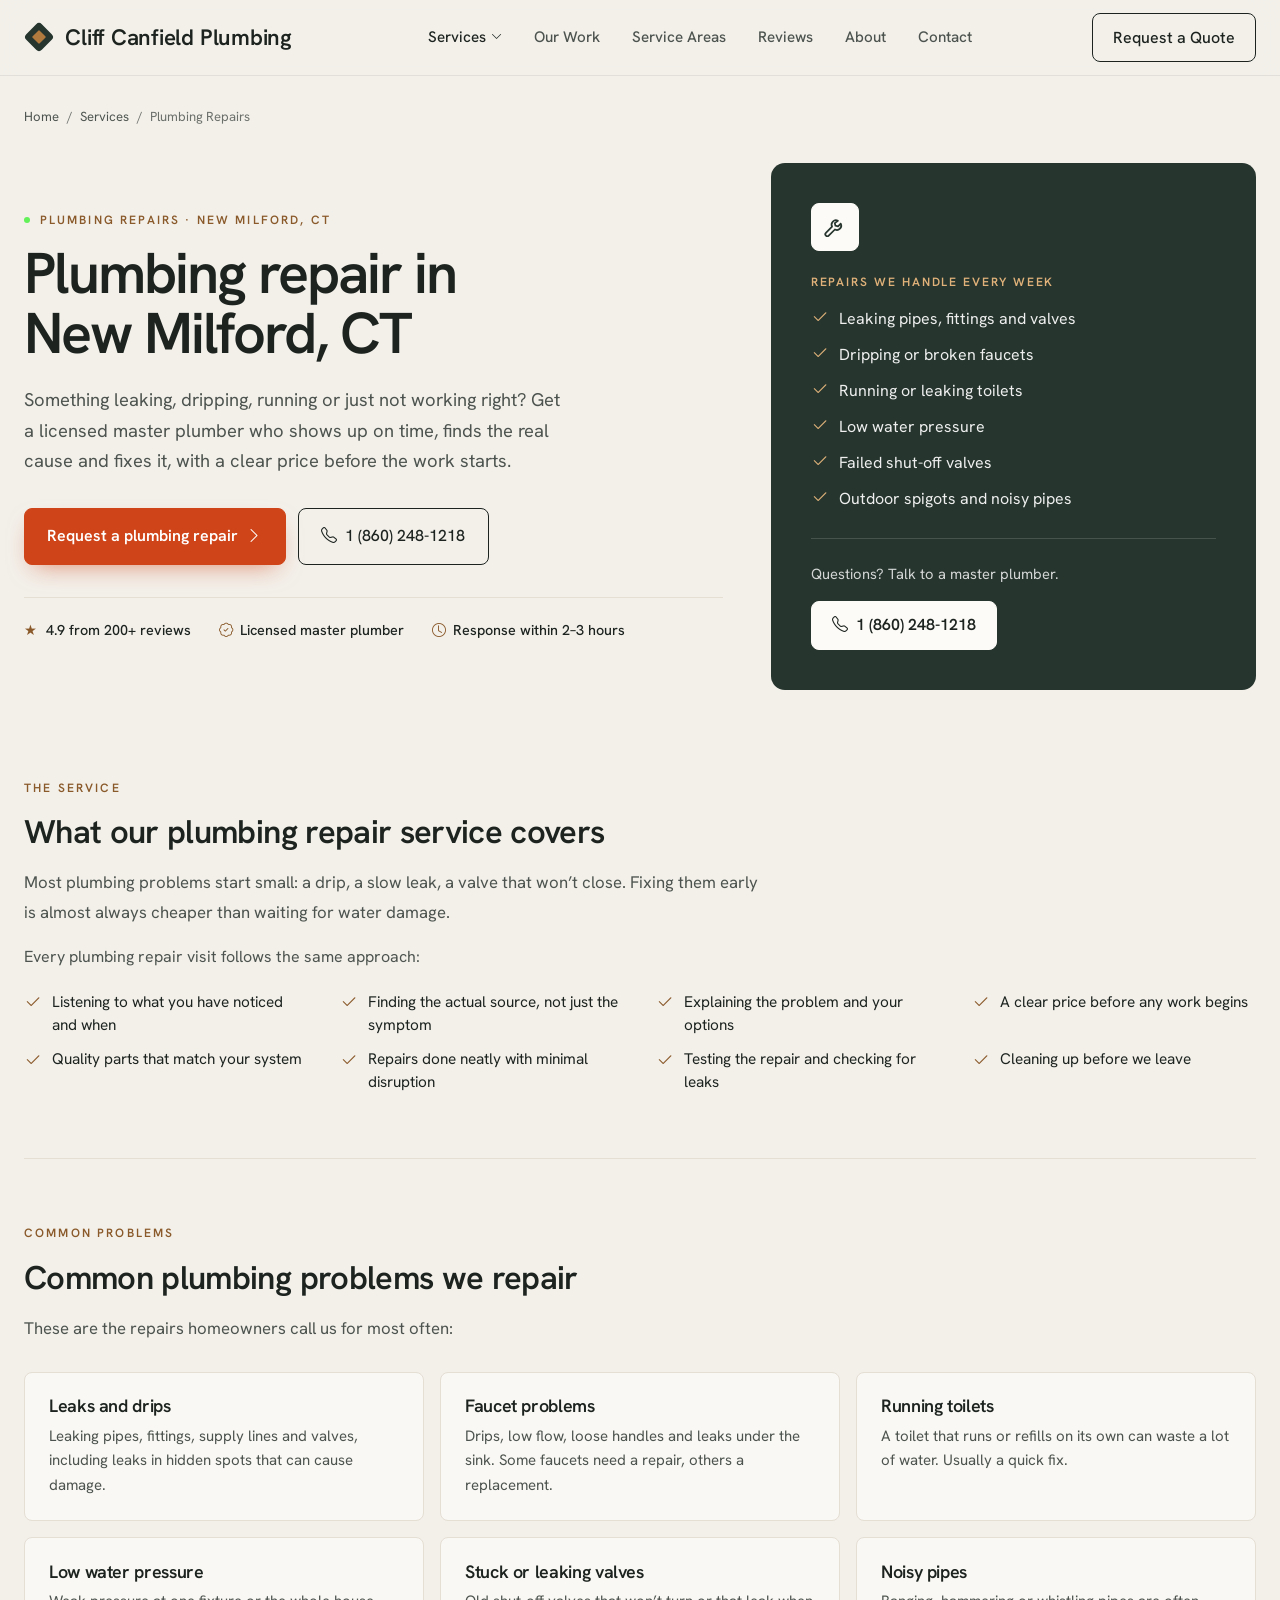
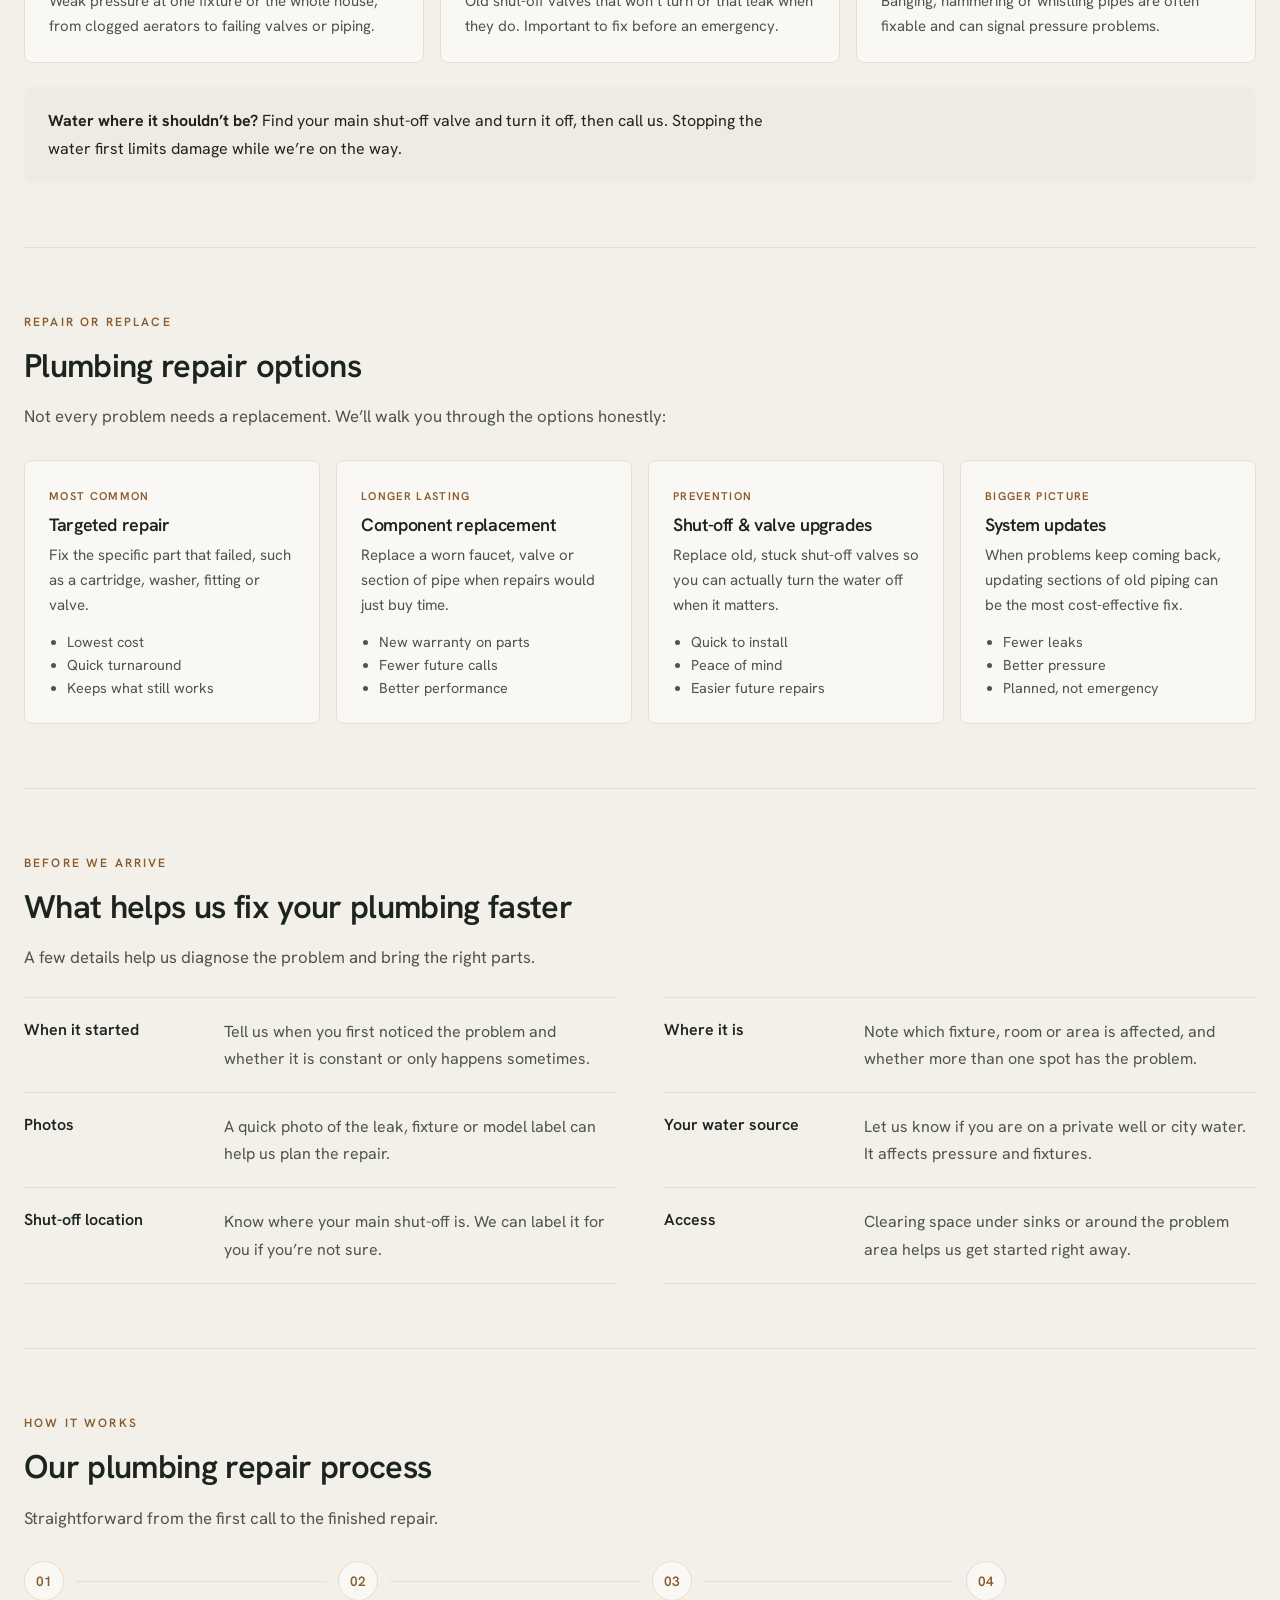
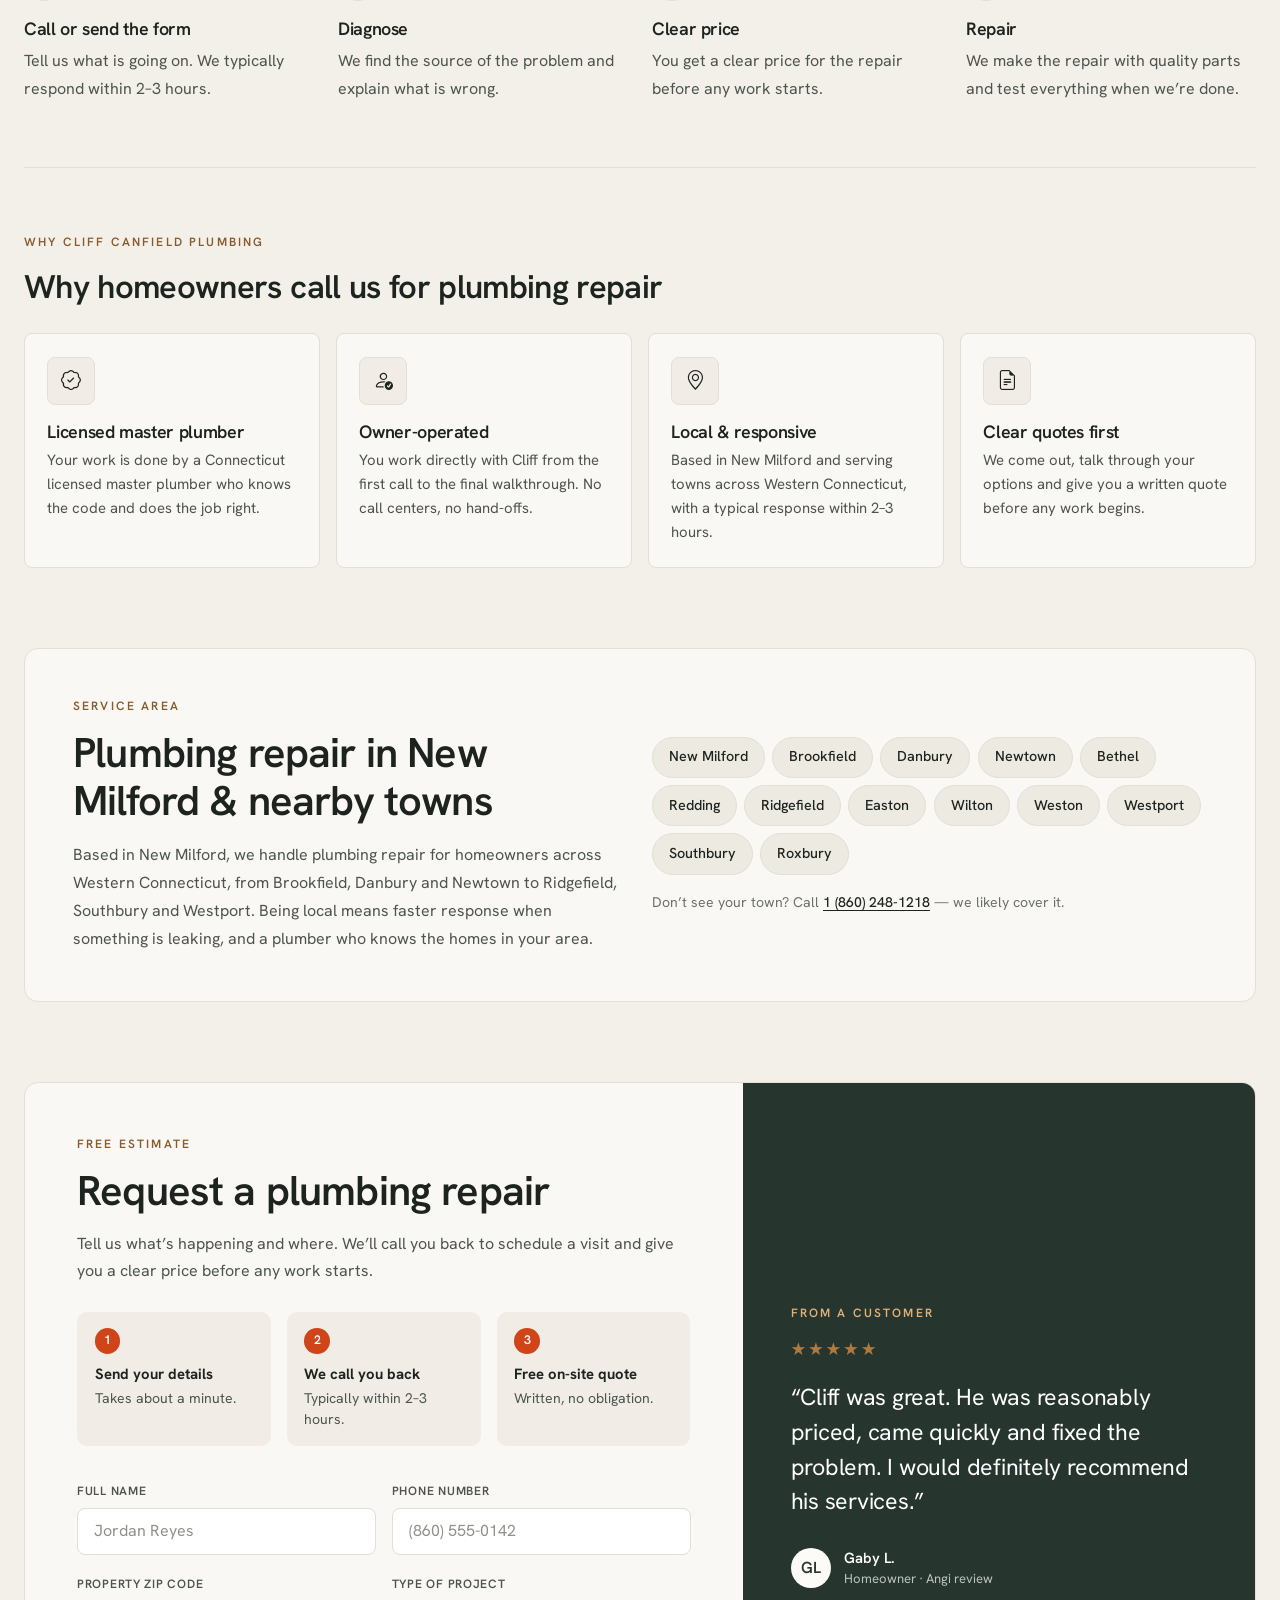
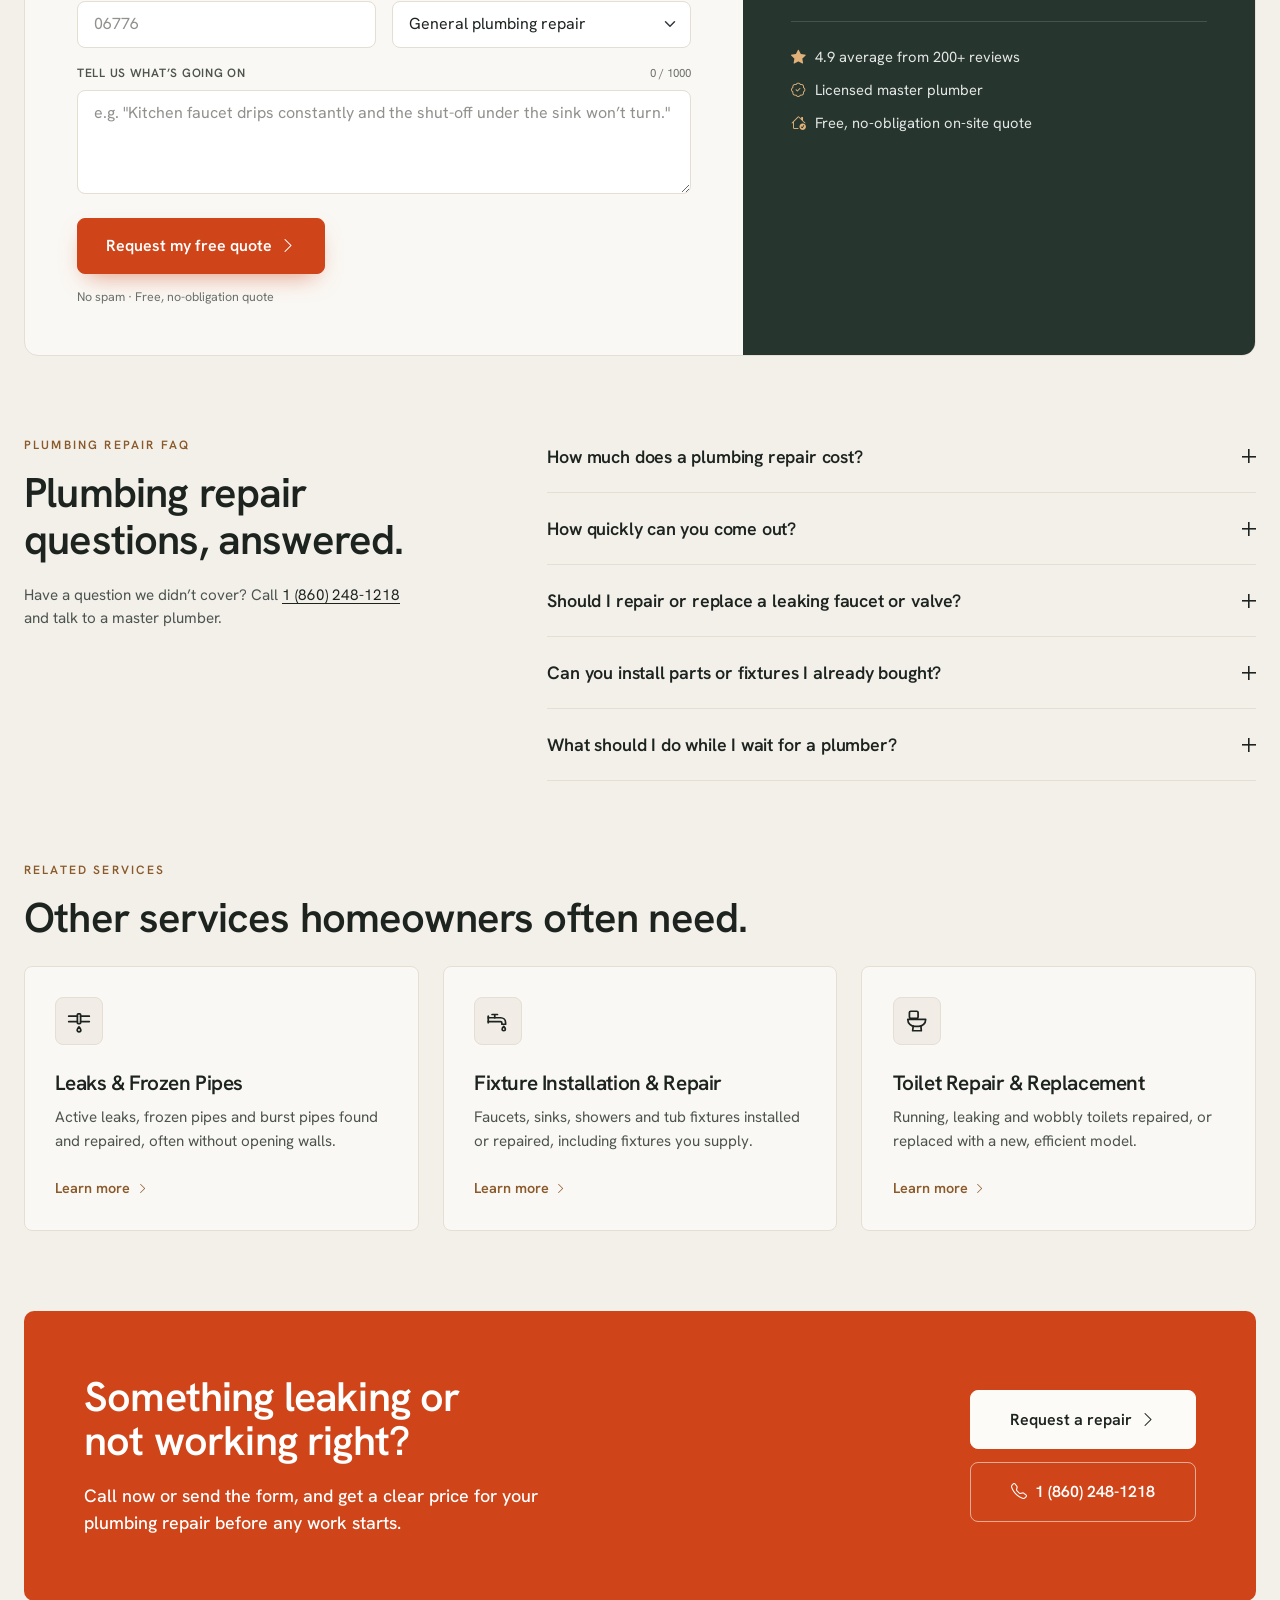
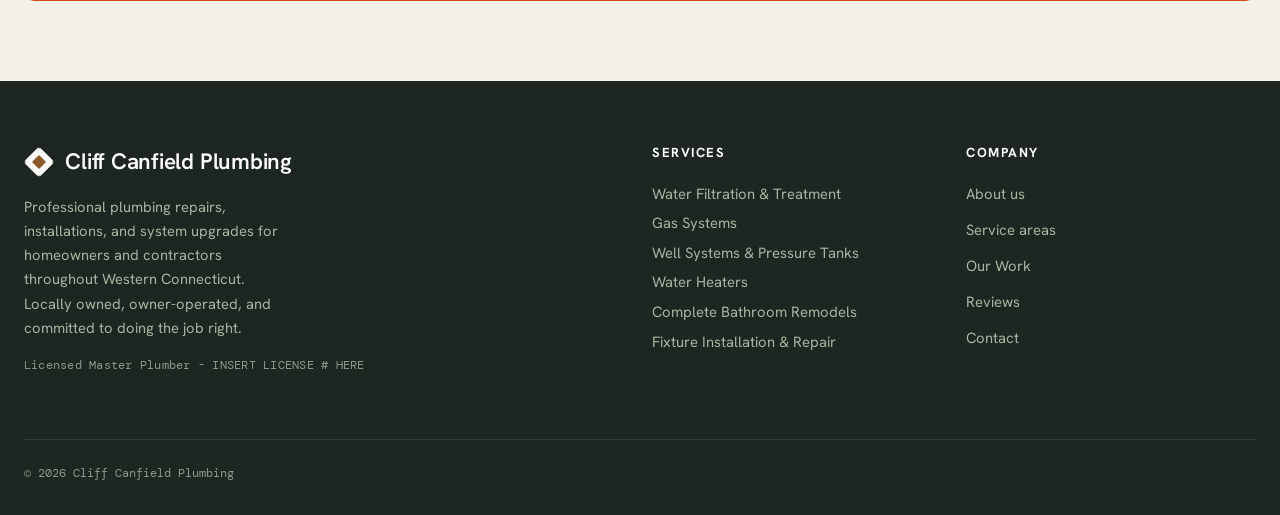
<file: website/services/plumbing-repairs/index.html>
<!doctype html>
<html lang="en">
<head>
  <meta charset="utf-8">
  <meta name="viewport" content="width=device-width, initial-scale=1">
  <meta name="robots" content="index, follow">
  <meta property="og:type" content="website">
  <meta property="og:site_name" content="Cliff Canfield Plumbing">
  <meta property="og:title" content="Plumbing Repair in New Milford, CT | Cliff Canfield Plumbing">
  <meta property="og:description" content="Fast plumbing repair in New Milford, Danbury and nearby CT towns. Leaks, fixtures, valves and pressure problems fixed by a licensed master plumber.">
  <meta property="og:locale" content="en_US">
  <title>Plumbing Repair in New Milford, CT | Cliff Canfield Plumbing</title>
  <meta name="description" content="Fast plumbing repair in New Milford, Danbury and nearby CT towns. Leaks, fixtures, valves and pressure problems fixed by a licensed master plumber.">

  <!-- Fonts -->
  <link rel="preconnect" href="https://fonts.googleapis.com">
  <link rel="preconnect" href="https://fonts.gstatic.com" crossorigin>
  <link href="https://fonts.googleapis.com/css2?family=DM+Mono:wght@400;500&family=Hanken+Grotesk:wght@400;500;600;700&display=swap" rel="stylesheet">

  <!-- Bootstrap + Bootstrap Icons -->
  <link href="https://cdn.jsdelivr.net/npm/bootstrap@5.3.3/dist/css/bootstrap.min.css" rel="stylesheet">
  <link href="https://cdn.jsdelivr.net/npm/bootstrap-icons@1.11.3/font/bootstrap-icons.min.css" rel="stylesheet">

  <link href="../../css/styles.css" rel="stylesheet">
  <script type="application/ld+json">
{
  "@context": "https://schema.org",
  "@type": "Service",
  "serviceType": "Plumbing Repairs",
  "name": "Plumbing Repairs in New Milford, CT",
  "description": "Fast plumbing repair in New Milford, Danbury and nearby CT towns. Leaks, fixtures, valves and pressure problems fixed by a licensed master plumber.",
  "provider": {
    "@type": "Plumber",
    "name": "Cliff Canfield Plumbing",
    "telephone": "+1-860-248-1218",
    "address": {
      "@type": "PostalAddress",
      "addressLocality": "New Milford",
      "addressRegion": "CT",
      "addressCountry": "US"
    },
    "areaServed": [
      {
        "@type": "City",
        "name": "New Milford, CT"
      },
      {
        "@type": "City",
        "name": "Brookfield, CT"
      },
      {
        "@type": "City",
        "name": "Danbury, CT"
      },
      {
        "@type": "City",
        "name": "Newtown, CT"
      },
      {
        "@type": "City",
        "name": "Bethel, CT"
      },
      {
        "@type": "City",
        "name": "Redding, CT"
      },
      {
        "@type": "City",
        "name": "Ridgefield, CT"
      },
      {
        "@type": "City",
        "name": "Easton, CT"
      },
      {
        "@type": "City",
        "name": "Wilton, CT"
      },
      {
        "@type": "City",
        "name": "Weston, CT"
      },
      {
        "@type": "City",
        "name": "Westport, CT"
      },
      {
        "@type": "City",
        "name": "Southbury, CT"
      },
      {
        "@type": "City",
        "name": "Roxbury, CT"
      }
    ]
  },
  "areaServed": [
    {
      "@type": "City",
      "name": "New Milford, CT"
    },
    {
      "@type": "City",
      "name": "Brookfield, CT"
    },
    {
      "@type": "City",
      "name": "Danbury, CT"
    },
    {
      "@type": "City",
      "name": "Newtown, CT"
    },
    {
      "@type": "City",
      "name": "Bethel, CT"
    },
    {
      "@type": "City",
      "name": "Redding, CT"
    },
    {
      "@type": "City",
      "name": "Ridgefield, CT"
    },
    {
      "@type": "City",
      "name": "Easton, CT"
    },
    {
      "@type": "City",
      "name": "Wilton, CT"
    },
    {
      "@type": "City",
      "name": "Weston, CT"
    },
    {
      "@type": "City",
      "name": "Westport, CT"
    },
    {
      "@type": "City",
      "name": "Southbury, CT"
    },
    {
      "@type": "City",
      "name": "Roxbury, CT"
    }
  ]
}
  </script>
  <script type="application/ld+json">
{
  "@context": "https://schema.org",
  "@type": "FAQPage",
  "mainEntity": [
    {
      "@type": "Question",
      "name": "How much does a plumbing repair cost?",
      "acceptedAnswer": {
        "@type": "Answer",
        "text": "It depends on the problem, the parts needed and how easy it is to reach. A faucet cartridge or toilet repair costs far less than replacing a section of pipe behind a wall. We explain the problem and give you a clear price before any work starts."
      }
    },
    {
      "@type": "Question",
      "name": "How quickly can you come out?",
      "acceptedAnswer": {
        "@type": "Answer",
        "text": "We typically respond within 2–3 hours across New Milford and the surrounding towns. For the fastest response, call us at 1 (860) 248-1218."
      }
    },
    {
      "@type": "Question",
      "name": "Should I repair or replace a leaking faucet or valve?",
      "acceptedAnswer": {
        "@type": "Answer",
        "text": "Many faucets and valves can be repaired with a new cartridge or washer. If the fixture is old, corroded or parts are hard to find, replacement is often the better value. We will give you both options."
      }
    },
    {
      "@type": "Question",
      "name": "Can you install parts or fixtures I already bought?",
      "acceptedAnswer": {
        "@type": "Answer",
        "text": "Yes. If you have already purchased a faucet or other fixture, we can install it. Let us know the model so we can confirm it fits your plumbing."
      }
    },
    {
      "@type": "Question",
      "name": "What should I do while I wait for a plumber?",
      "acceptedAnswer": {
        "@type": "Answer",
        "text": "If water is leaking, turn off the closest shut-off valve or the main water shut-off, and move belongings away from the area. Turn off power to any electrical equipment near the water if it is safe to do so."
      }
    }
  ]
}
  </script>
</head>
<body>

  <!-- ============ HEADER ============ -->
  <header class="site-header fixed-top">
    <div class="announcement d-lg-none">
      <!-- <i class="bi bi-lightning-charge"></i> Free plumbing inspection -->
    </div>
    <nav class="navbar navbar-expand-lg" aria-label="Main navigation">
      <div class="container-xxl px-3 px-lg-4">
        <a class="navbar-brand brand" href="../../">
          <span class="brand-mark" aria-hidden="true"></span>
          Cliff Canfield Plumbing
        </a>
        <button class="navbar-toggler border-0 shadow-none" type="button" data-bs-toggle="collapse" data-bs-target="#mainNav" aria-controls="mainNav" aria-expanded="false" aria-label="Toggle navigation">
          <i class="bi bi-list"></i>
        </button>
        <div class="collapse navbar-collapse" id="mainNav">
          <ul class="navbar-nav mx-auto">
            <li class="nav-item dropdown nav-services">
              <a class="nav-link dropdown-toggle active" href="../../#services" role="button" data-bs-toggle="dropdown" aria-expanded="false">Services</a>
              <div class="dropdown-menu services-menu">
                <div class="services-menu-grid">
                  <div>
                    <p class="services-menu-title">Larger projects</p>
                    <ul>
                      <li><a class="dropdown-item" href="../../services/bathroom-remodels/">Bathroom Remodels</a></li>
                      <li><a class="dropdown-item" href="../../services/water-heater-installation/">Water Heater Installation</a></li>
                      <li><a class="dropdown-item" href="../../services/water-filtration-treatment/">Water Filtration &amp; Treatment</a></li>
                      <li><a class="dropdown-item" href="../../services/well-systems-pressure-tanks/">Well Systems &amp; Pressure Tanks</a></li>
                      <li><a class="dropdown-item" href="../../services/gas-systems/">Gas Systems</a></li>
                    </ul>
                  </div>
                  <div>
                    <p class="services-menu-title">Repairs &amp; everyday service</p>
                    <ul>
                      <li><a class="dropdown-item active" aria-current="page" href="../../services/plumbing-repairs/">Plumbing Repairs</a></li>
                      <li><a class="dropdown-item" href="../../services/fixture-installation-repair/">Fixture Installation &amp; Repair</a></li>
                      <li><a class="dropdown-item" href="../../services/leak-frozen-pipe-repair/">Leaks &amp; Frozen Pipes</a></li>
                      <li><a class="dropdown-item" href="../../services/toilet-repair-replacement/">Toilet Repair &amp; Replacement</a></li>
                    </ul>
                  </div>
                </div>
                <a class="services-menu-all" href="../../#services">View all services <i class="bi bi-chevron-right"></i></a>
              </div>
            </li>
            <li class="nav-item"><a class="nav-link" href="../../#projects">Our Work</a></li>
            <li class="nav-item"><a class="nav-link" href="../../#service-area">Service Areas</a></li>
            <li class="nav-item"><a class="nav-link" href="../../reviews.html">Reviews</a></li>
            <li class="nav-item"><a class="nav-link" href="../../#about">About</a></li>
            <li class="nav-item"><a class="nav-link" href="../../#contact">Contact</a></li>
          </ul>
          <a href="#estimate" class="btn btn-outline-ink">Request a Quote</a>
        </div>
      </div>
    </nav>
  </header>

  <main id="top" class="page-service">

    <!-- ============ SERVICE HERO ============ -->
    <section class="svc-hero">
      <div class="container-xxl px-3 px-lg-4">
        <nav class="svc-breadcrumb" aria-label="Breadcrumb">
          <ol class="breadcrumb">
            <li class="breadcrumb-item"><a href="../../">Home</a></li>
            <li class="breadcrumb-item"><a href="../../#services">Services</a></li>
            <li class="breadcrumb-item active" aria-current="page">Plumbing Repairs</li>
          </ol>
        </nav>
        <div class="row g-4 g-lg-5 align-items-center">
          <div class="col-lg-6 col-xl-7">
            <p class="eyebrow"><span class="dot"></span>Plumbing repairs · New Milford, CT</p>
            <h1 class="svc-title">Plumbing repair in New Milford, CT</h1>
            <p class="svc-lead">Something leaking, dripping, running or just not working right? Get a licensed master plumber who shows up on time, finds the real cause and fixes it, with a clear price before the work starts.</p>
            <div class="svc-hero-actions">
              <a href="#estimate" class="btn btn-brand">Request a plumbing repair <i class="bi bi-chevron-right ms-1"></i></a>
              <a href="tel:+18602481218" class="btn btn-outline-ink"><i class="bi bi-telephone me-2"></i>1 (860) 248-1218</a>
            </div>
            <ul class="svc-trust">
              <li><span class="star">★</span> 4.9 from 200+ reviews</li>
              <li><i class="bi bi-patch-check"></i> Licensed master plumber</li>
              <li><i class="bi bi-clock"></i> Response within 2&ndash;3 hours</li>
            </ul>
          </div>
          <div class="col-lg-6 col-xl-5">
            <!-- Add a real job photo here later: replace this panel with a <figure class="svc-hero-media">. -->
            <div class="svc-hero-panel">
              <span class="icon-box"><svg class="svc-icon" viewBox="0 0 24 24" fill="none" stroke="currentColor" stroke-width="1.6" stroke-linecap="round" stroke-linejoin="round" aria-hidden="true"><path d="M14.7 6.3a4 4 0 0 0-5.4 5.4L3.6 17.4a1.8 1.8 0 0 0 2.6 2.6l5.7-5.7a4 4 0 0 0 5.4-5.4l-2.5 2.5-2.4-.6-.6-2.4Z"/></svg></span>
              <p class="svc-hero-panel-title">Repairs we handle every week</p>
              <ul class="svc-hero-panel-list">
                <li><i class="bi bi-check2"></i>Leaking pipes, fittings and valves</li>
                <li><i class="bi bi-check2"></i>Dripping or broken faucets</li>
                <li><i class="bi bi-check2"></i>Running or leaking toilets</li>
                <li><i class="bi bi-check2"></i>Low water pressure</li>
                <li><i class="bi bi-check2"></i>Failed shut-off valves</li>
                <li><i class="bi bi-check2"></i>Outdoor spigots and noisy pipes</li>
              </ul>
              <div class="svc-hero-panel-call">
                <span>Questions? Talk to a master plumber.</span>
                <a href="tel:+18602481218" class="btn btn-cream"><i class="bi bi-telephone me-2"></i>1 (860) 248-1218</a>
              </div>
            </div>
          </div>
        </div>
      </div>
    </section>

    <!-- ============ MAIN CONTENT ============ -->
    <section class="section svc-content" id="details">
      <div class="container-xxl px-3 px-lg-4">
        <div class="row g-4 g-lg-5">
          <article class="col-12 svc-article svc-article-full">

            <section id="what-it-involves">
              <p class="eyebrow">The service</p>
              <h2>What our plumbing repair service covers</h2>
              <p class="section-intro">Most plumbing problems start small: a drip, a slow leak, a valve that won&rsquo;t close. Fixing them early is almost always cheaper than waiting for water damage.</p>
              <p>Every plumbing repair visit follows the same approach:</p>
              <ul class="check-list">
                <li><i class="bi bi-check2"></i>Listening to what you have noticed and when</li>
                <li><i class="bi bi-check2"></i>Finding the actual source, not just the symptom</li>
                <li><i class="bi bi-check2"></i>Explaining the problem and your options</li>
                <li><i class="bi bi-check2"></i>A clear price before any work begins</li>
                <li><i class="bi bi-check2"></i>Quality parts that match your system</li>
                <li><i class="bi bi-check2"></i>Repairs done neatly with minimal disruption</li>
                <li><i class="bi bi-check2"></i>Testing the repair and checking for leaks</li>
                <li><i class="bi bi-check2"></i>Cleaning up before we leave</li>
              </ul>
            </section>

            <section id="warning-signs">
              <p class="eyebrow">Common problems</p>
              <h2>Common plumbing problems we repair</h2>
              <p class="section-intro">These are the repairs homeowners call us for most often:</p>
              <div class="info-grid cols-3">
                <div class="info-card"><h3>Leaks and drips</h3><p>Leaking pipes, fittings, supply lines and valves, including leaks in hidden spots that can cause damage.</p></div>
                <div class="info-card"><h3>Faucet problems</h3><p>Drips, low flow, loose handles and leaks under the sink. Some faucets need a repair, others a replacement.</p></div>
                <div class="info-card"><h3>Running toilets</h3><p>A toilet that runs or refills on its own can waste a lot of water. Usually a quick fix.</p></div>
                <div class="info-card"><h3>Low water pressure</h3><p>Weak pressure at one fixture or the whole house, from clogged aerators to failing valves or piping.</p></div>
                <div class="info-card"><h3>Stuck or leaking valves</h3><p>Old shut-off valves that won&rsquo;t turn or that leak when they do. Important to fix before an emergency.</p></div>
                <div class="info-card"><h3>Noisy pipes</h3><p>Banging, hammering or whistling pipes are often fixable and can signal pressure problems.</p></div>
              </div>
              <div class="svc-callout">
                <p><strong>Water where it shouldn&rsquo;t be?</strong> Find your main shut-off valve and turn it off, then call us. Stopping the water first limits damage while we&rsquo;re on the way.</p>
              </div>
            </section>

            <section id="options">
              <p class="eyebrow">Repair or replace</p>
              <h2>Plumbing repair options</h2>
              <p class="section-intro">Not every problem needs a replacement. We&rsquo;ll walk you through the options honestly:</p>
              <div class="info-grid">
                <div class="info-card">
                  <span class="info-tag">Most common</span>
                  <h3>Targeted repair</h3>
                  <p>Fix the specific part that failed, such as a cartridge, washer, fitting or valve.</p>
                  <ul><li>Lowest cost</li><li>Quick turnaround</li><li>Keeps what still works</li></ul>
                </div>
                <div class="info-card">
                  <span class="info-tag">Longer lasting</span>
                  <h3>Component replacement</h3>
                  <p>Replace a worn faucet, valve or section of pipe when repairs would just buy time.</p>
                  <ul><li>New warranty on parts</li><li>Fewer future calls</li><li>Better performance</li></ul>
                </div>
                <div class="info-card">
                  <span class="info-tag">Prevention</span>
                  <h3>Shut-off &amp; valve upgrades</h3>
                  <p>Replace old, stuck shut-off valves so you can actually turn the water off when it matters.</p>
                  <ul><li>Quick to install</li><li>Peace of mind</li><li>Easier future repairs</li></ul>
                </div>
                <div class="info-card">
                  <span class="info-tag">Bigger picture</span>
                  <h3>System updates</h3>
                  <p>When problems keep coming back, updating sections of old piping can be the most cost-effective fix.</p>
                  <ul><li>Fewer leaks</li><li>Better pressure</li><li>Planned, not emergency</li></ul>
                </div>
              </div>
            </section>

            <section id="considerations">
              <p class="eyebrow">Before we arrive</p>
              <h2>What helps us fix your plumbing faster</h2>
              <p class="section-intro">A few details help us diagnose the problem and bring the right parts.</p>
              <dl class="consider-list">
                <div><dt>When it started</dt><dd>Tell us when you first noticed the problem and whether it is constant or only happens sometimes.</dd></div>
                <div><dt>Where it is</dt><dd>Note which fixture, room or area is affected, and whether more than one spot has the problem.</dd></div>
                <div><dt>Photos</dt><dd>A quick photo of the leak, fixture or model label can help us plan the repair.</dd></div>
                <div><dt>Your water source</dt><dd>Let us know if you are on a private well or city water. It affects pressure and fixtures.</dd></div>
                <div><dt>Shut-off location</dt><dd>Know where your main shut-off is. We can label it for you if you&rsquo;re not sure.</dd></div>
                <div><dt>Access</dt><dd>Clearing space under sinks or around the problem area helps us get started right away.</dd></div>
              </dl>
            </section>

            <section id="process">
              <p class="eyebrow">How it works</p>
              <h2>Our plumbing repair process</h2>
              <p class="section-intro">Straightforward from the first call to the finished repair.</p>
              <ol class="svc-steps" style="--steps:4">
                <li><h3>Call or send the form</h3><p>Tell us what is going on. We typically respond within 2&ndash;3 hours.</p></li>
                <li><h3>Diagnose</h3><p>We find the source of the problem and explain what is wrong.</p></li>
                <li><h3>Clear price</h3><p>You get a clear price for the repair before any work starts.</p></li>
                <li><h3>Repair</h3><p>We make the repair with quality parts and test everything when we&rsquo;re done.</p></li>
              </ol>
            </section>

            <section id="why-us">
              <p class="eyebrow">Why Cliff Canfield Plumbing</p>
              <h2>Why homeowners call us for plumbing repair</h2>
              <div class="why-grid">
                <div class="why-item"><span class="icon-box"><i class="bi bi-patch-check"></i></span><div><h3>Licensed master plumber</h3><p>Your work is done by a Connecticut licensed master plumber who knows the code and does the job right.</p></div></div>
                <div class="why-item"><span class="icon-box"><i class="bi bi-person-check"></i></span><div><h3>Owner-operated</h3><p>You work directly with Cliff from the first call to the final walkthrough. No call centers, no hand-offs.</p></div></div>
                <div class="why-item"><span class="icon-box"><i class="bi bi-geo-alt"></i></span><div><h3>Local &amp; responsive</h3><p>Based in New Milford and serving towns across Western Connecticut, with a typical response within 2&ndash;3 hours.</p></div></div>
                <div class="why-item"><span class="icon-box"><i class="bi bi-file-earmark-text"></i></span><div><h3>Clear quotes first</h3><p>We come out, talk through your options and give you a written quote before any work begins.</p></div></div>
              </div>
            </section>

          </article>
        </div>
      </div>
    </section>

    <!-- ============ SERVICE AREA (generated) ============ -->
    <section class="section pt-0" id="service-area">
      <div class="container-xxl px-3 px-lg-4">
        <div class="svc-area">
          <div class="row g-4 align-items-center">
            <div class="col-lg-6">
              <p class="eyebrow">Service area</p>
              <h2 class="section-title">Plumbing repair in New Milford &amp; nearby towns</h2>
              <p class="svc-area-text">Based in New Milford, we handle plumbing repair for homeowners across Western Connecticut, from Brookfield, Danbury and Newtown to Ridgefield, Southbury and Westport. Being local means faster response when something is leaking, and a plumber who knows the homes in your area.</p>
            </div>
            <div class="col-lg-6">
              <ul class="area-chips svc-area-chips" aria-label="Towns we serve">
                  <li>New Milford</li>
                  <li>Brookfield</li>
                  <li>Danbury</li>
                  <li>Newtown</li>
                  <li>Bethel</li>
                  <li>Redding</li>
                  <li>Ridgefield</li>
                  <li>Easton</li>
                  <li>Wilton</li>
                  <li>Weston</li>
                  <li>Westport</li>
                  <li>Southbury</li>
                  <li>Roxbury</li>
              </ul>
              <p class="svc-area-note">Don&rsquo;t see your town? Call <a href="tel:+18602481218">1 (860) 248-1218</a> &mdash; we likely cover it.</p>
            </div>
          </div>
        </div>
      </div>
    </section>

    <!-- ============ ESTIMATE + REVIEW ============ -->
    <section class="section pt-0" id="estimate">
      <div class="container-xxl px-3 px-lg-4">
        <div class="estimate-card">
          <div class="row g-0">
            <div class="col-lg-7">
              <div class="estimate-main">
                <p class="eyebrow">Free estimate</p>
                <h2 class="section-title">Request a plumbing repair</h2>
                <p class="lead-text">Tell us what&rsquo;s happening and where. We&rsquo;ll call you back to schedule a visit and give you a clear price before any work starts.</p>
                <ol class="next-steps">
                  <li><strong>Send your details</strong>Takes about a minute.</li>
                  <li><strong>We call you back</strong>Typically within 2&ndash;3 hours.</li>
                  <li><strong>Free on-site quote</strong>Written, no obligation.</li>
                </ol>

                <div id="quoteFormWrap">
                  <form id="quoteForm" class="estimate-form" action="../../send-lead.php" method="post" novalidate>
                    <div class="hp-field" aria-hidden="true"><label>Leave this field empty<input type="text" name="company_website" tabindex="-1" autocomplete="off"></label></div>
                    <div class="row g-3">
                      <div class="col-md-6">
                        <label for="fullName" class="form-label">Full name</label>
                        <input type="text" class="form-control" id="fullName" name="fullName" placeholder="Jordan Reyes" autocomplete="name" required>
                        <div class="invalid-feedback">Please enter your name.</div>
                      </div>
                      <div class="col-md-6">
                        <label for="phone" class="form-label">Phone number</label>
                        <input type="tel" class="form-control" id="phone" name="phone" placeholder="(860) 555-0142" inputmode="tel" autocomplete="tel" pattern="\(\d{3}\) \d{3}-\d{4}" required>
                        <div class="invalid-feedback">Enter a 10-digit phone number.</div>
                      </div>
                      <div class="col-md-6">
                        <label for="zip" class="form-label">Property ZIP code</label>
                        <input type="text" class="form-control" id="zip" name="zip" placeholder="06776" inputmode="numeric" maxlength="5" pattern="\d{5}" autocomplete="postal-code" required>
                        <div class="invalid-feedback">Enter a 5-digit ZIP code.</div>
                      </div>
                      <div class="col-md-6">
                        <label for="projectType" class="form-label">Type of project</label>
                        <select class="form-select" id="projectType" name="projectType" required>
                          <option value="Plumbing Repair" selected>General plumbing repair</option>
                          <option value="Leak">Leak</option>
                          <option value="Faucet / Fixture">Faucet or fixture</option>
                          <option value="Toilet">Toilet</option>
                          <option value="Water Pressure">Water pressure</option>
                          <option value="Other">Something else</option>
                        </select>
                      </div>
                      <div class="col-12">
                        <div class="d-flex justify-content-between align-items-baseline">
                          <label for="projectDetails" class="form-label">Tell us what&rsquo;s going on</label>
                          <span class="char-count" id="detailsCount" aria-live="polite">0 / 1000</span>
                        </div>
                        <textarea class="form-control" id="projectDetails" name="projectDetails" rows="3" maxlength="1000" placeholder="e.g. &quot;Kitchen faucet drips constantly and the shut-off under the sink won&rsquo;t turn.&quot;" required></textarea>
                        <div class="invalid-feedback">Please add a few details about the job.</div>
                      </div>
                      <input type="hidden" name="sourcePage" value="Plumbing Repairs">
                    </div>
                    <div class="mt-4">
                      <button type="submit" class="btn btn-brand">Request my free quote <i class="bi bi-chevron-right ms-1"></i></button>
                      <p class="form-note">No spam · Free, no-obligation quote</p>
                    </div>
                  </form>
                </div>

                <div id="quoteSuccess" class="estimate-success d-none" role="status" aria-live="polite">
                  <div class="success-icon"><i class="bi bi-check-lg"></i></div>
                  <h3 class="quote-title">Thanks, <span id="successName">neighbor</span>!</h3>
                  <p class="lead-text mb-4">Your request is in. We&rsquo;ll give you a call shortly to schedule your visit.</p>
                  <button type="button" class="btn btn-outline-ink" id="resetQuote">Submit another request</button>
                </div>
              </div>
            </div>

            <div class="col-lg-5">
              <div class="estimate-review">
                <p class="eyebrow">From a customer</p>
                <span class="stars" aria-label="5 out of 5 stars">★★★★★</span>
                <blockquote>&ldquo;Cliff was great. He was reasonably priced, came quickly and fixed the problem. I would definitely recommend his services.&rdquo;</blockquote>
                <div class="reviewer">
                  <span class="avatar">GL</span>
                  <div><div class="name">Gaby L.</div><div class="place">Homeowner · Angi review</div></div>
                </div>
                <div class="review-spacer"></div>
                <ul class="estimate-facts">
                  <li><i class="bi bi-star-fill"></i> 4.9 average from 200+ reviews</li>
                  <li><i class="bi bi-patch-check"></i> Licensed master plumber</li>
                  <li><i class="bi bi-house-check"></i> Free, no-obligation on-site quote</li>
                </ul>
              </div>
            </div>
          </div>
        </div>
      </div>
    </section>

    <!-- ============ FAQ ============ -->
    <section class="section pt-0" id="faq">
      <div class="container-xxl px-3 px-lg-4">
        <div class="row g-4">
          <div class="col-lg-5 col-xl-4">
            <div class="faq-intro">
              <p class="eyebrow">Plumbing repair FAQ</p>
              <h2 class="section-title">Plumbing repair questions, answered.</h2>
              <p class="faq-note d-none d-md-block">Have a question we didn&rsquo;t cover? Call <a href="tel:+18602481218">1 (860) 248-1218</a> and talk to a master plumber.</p>
            </div>
          </div>
          <div class="col-lg-7 offset-xl-1">
            <div class="accordion faq-accordion" id="svcFaq">
              <div class="accordion-item">
                <h3 class="accordion-header">
                  <button class="accordion-button collapsed" type="button" data-bs-toggle="collapse" data-bs-target="#sfaq1" aria-expanded="false" aria-controls="sfaq1">How much does a plumbing repair cost?</button>
                </h3>
                <div id="sfaq1" class="accordion-collapse collapse" data-bs-parent="#svcFaq">
                  <div class="accordion-body">It depends on the problem, the parts needed and how easy it is to reach. A faucet cartridge or toilet repair costs far less than replacing a section of pipe behind a wall. We explain the problem and give you a clear price before any work starts.</div>
                </div>
              </div>
              <div class="accordion-item">
                <h3 class="accordion-header">
                  <button class="accordion-button collapsed" type="button" data-bs-toggle="collapse" data-bs-target="#sfaq2" aria-expanded="false" aria-controls="sfaq2">How quickly can you come out?</button>
                </h3>
                <div id="sfaq2" class="accordion-collapse collapse" data-bs-parent="#svcFaq">
                  <div class="accordion-body">We typically respond within 2&ndash;3 hours across New Milford and the surrounding towns. For the fastest response, call us at <a href="tel:+18602481218">1 (860) 248-1218</a>.</div>
                </div>
              </div>
              <div class="accordion-item">
                <h3 class="accordion-header">
                  <button class="accordion-button collapsed" type="button" data-bs-toggle="collapse" data-bs-target="#sfaq3" aria-expanded="false" aria-controls="sfaq3">Should I repair or replace a leaking faucet or valve?</button>
                </h3>
                <div id="sfaq3" class="accordion-collapse collapse" data-bs-parent="#svcFaq">
                  <div class="accordion-body">Many faucets and valves can be repaired with a new cartridge or washer. If the fixture is old, corroded or parts are hard to find, replacement is often the better value. We will give you both options.</div>
                </div>
              </div>
              <div class="accordion-item">
                <h3 class="accordion-header">
                  <button class="accordion-button collapsed" type="button" data-bs-toggle="collapse" data-bs-target="#sfaq4" aria-expanded="false" aria-controls="sfaq4">Can you install parts or fixtures I already bought?</button>
                </h3>
                <div id="sfaq4" class="accordion-collapse collapse" data-bs-parent="#svcFaq">
                  <div class="accordion-body">Yes. If you have already purchased a faucet or other fixture, we can install it. Let us know the model so we can confirm it fits your plumbing.</div>
                </div>
              </div>
              <div class="accordion-item">
                <h3 class="accordion-header">
                  <button class="accordion-button collapsed" type="button" data-bs-toggle="collapse" data-bs-target="#sfaq5" aria-expanded="false" aria-controls="sfaq5">What should I do while I wait for a plumber?</button>
                </h3>
                <div id="sfaq5" class="accordion-collapse collapse" data-bs-parent="#svcFaq">
                  <div class="accordion-body">If water is leaking, turn off the closest shut-off valve or the main water shut-off, and move belongings away from the area. Turn off power to any electrical equipment near the water if it is safe to do so.</div>
                </div>
              </div>
            </div>
          </div>
        </div>
      </div>
    </section>

    <!-- ============ RELATED SERVICES ============ -->
    <section class="section pt-0" id="related">
      <div class="container-xxl px-3 px-lg-4">
        <p class="eyebrow">Related services</p>
        <h2 class="section-title mb-4">Other services homeowners often need.</h2>
        <div class="row g-3 g-lg-4">
          <div class="col-md-6 col-lg-4">
            <article class="service-card">
              <span class="icon-box"><svg class="svc-icon" viewBox="0 0 24 24" fill="none" stroke="currentColor" stroke-width="1.6" stroke-linecap="round" stroke-linejoin="round" aria-hidden="true"><path d="M2.5 7.5h8M2.5 12.5h8M13.5 7.5h8M13.5 12.5h8"/><rect x="10.5" y="5.5" width="3" height="9" rx=".8"/><path d="M12 22a1.7 1.7 0 0 1-1.7-1.7c0-1.1 1.7-2.9 1.7-2.9s1.7 1.8 1.7 2.9A1.7 1.7 0 0 1 12 22Z"/></svg></span>
              <h3>Leaks &amp; Frozen Pipes</h3>
              <p>Active leaks, frozen pipes and burst pipes found and repaired, often without opening walls.</p>
              <a href="../../services/leak-frozen-pipe-repair/" class="link-more">Learn more <i class="bi bi-chevron-right"></i></a>
            </article>
          </div>
          <div class="col-md-6 col-lg-4">
            <article class="service-card">
              <span class="icon-box"><svg class="svc-icon" viewBox="0 0 24 24" fill="none" stroke="currentColor" stroke-width="1.6" stroke-linecap="round" stroke-linejoin="round" aria-hidden="true"><path d="M3 7.5v6"/><path d="M3 9h11.5a4.5 4.5 0 0 1 4.5 4.5V15h-3.4v-1.2a1.3 1.3 0 0 0-1.3-1.3H3"/><path d="M9 9V6M6.5 6h5"/><path d="M17.3 21a1.5 1.5 0 0 1-1.5-1.5c0-.9 1.5-2.5 1.5-2.5s1.5 1.6 1.5 2.5a1.5 1.5 0 0 1-1.5 1.5Z"/></svg></span>
              <h3>Fixture Installation &amp; Repair</h3>
              <p>Faucets, sinks, showers and tub fixtures installed or repaired, including fixtures you supply.</p>
              <a href="../../services/fixture-installation-repair/" class="link-more">Learn more <i class="bi bi-chevron-right"></i></a>
            </article>
          </div>
          <div class="col-md-6 col-lg-4">
            <article class="service-card">
              <span class="icon-box"><svg class="svc-icon" viewBox="0 0 24 24" fill="none" stroke="currentColor" stroke-width="1.6" stroke-linecap="round" stroke-linejoin="round" aria-hidden="true"><rect x="5" y="3" width="8" height="6.5" rx="1.2"/><path d="M3.5 10.5h16.5a6.5 6.5 0 0 1-6.5 6.5h-3.5a6.5 6.5 0 0 1-6.5-6.5Z"/><path d="M8.5 16.8 8 21h8l-.4-4.2"/></svg></span>
              <h3>Toilet Repair &amp; Replacement</h3>
              <p>Running, leaking and wobbly toilets repaired, or replaced with a new, efficient model.</p>
              <a href="../../services/toilet-repair-replacement/" class="link-more">Learn more <i class="bi bi-chevron-right"></i></a>
            </article>
          </div>
        </div>
      </div>
    </section>

    <!-- ============ FINAL CTA ============ -->
    <section class="section pt-0" id="contact">
      <div class="container-xxl px-3 px-lg-4">
        <div class="cta-band">
          <div class="cta-copy">
            <h2>Something leaking or not working right?</h2>
            <p>Call now or send the form, and get a clear price for your plumbing repair before any work starts.</p>
          </div>
          <div class="cta-actions">
            <a href="#estimate" class="btn btn-cream">Request a repair <i class="bi bi-chevron-right ms-1"></i></a>
            <a href="tel:+18602481218" class="btn btn-outline-cream"><i class="bi bi-telephone me-2"></i>1 (860) 248-1218</a>
          </div>
        </div>
      </div>
    </section>
  </main>

  <!-- ============ FOOTER ============ -->
  <footer class="site-footer" id="site-footer">
    <div class="container-xxl px-3 px-lg-4">
      <div class="row g-4">
        <div class="col-lg-5 col-xl-6">
          <a class="brand brand-light mb-3" href="../../">
            <span class="brand-mark brand-mark-light" aria-hidden="true"></span>
            Cliff Canfield Plumbing
          </a>
          <p class="footer-about">Professional plumbing repairs, installations, and system upgrades for homeowners and contractors throughout Western Connecticut. Locally owned, owner-operated, and committed to doing the job right.</p>
          <p class="mono-small footer-license d-none d-md-block">Licensed Master Plumber - INSERT LICENSE # HERE</p>
        </div>
        <div class="col-6 col-lg-3 d-none d-md-block">
          <h3 class="footer-heading">Services</h3>
          <ul class="footer-links">
            <li><a href="../../services/water-filtration-treatment/">Water Filtration & Treatment</a></li>
            <li><a href="../../services/gas-systems/">Gas Systems</a></li>
            <li><a href="../../services/well-systems-pressure-tanks/">Well Systems & Pressure Tanks</a></li>
            <li><a href="../../services/water-heater-installation/">Water Heaters</a></li>
            <li><a href="../../services/bathroom-remodels/">Complete Bathroom Remodels</a></li>
            <li><a href="../../services/fixture-installation-repair/">Fixture Installation & Repair</a></li>
          </ul>
        </div>
        <div class="col-6 col-lg-4 col-xl-3 d-none d-md-block">
          <h3 class="footer-heading">Company</h3>
          <ul class="footer-links footer-links-spaced">
            <li><a href="../../#about">About us</a></li>
            <li><a href="../../#service-area">Service areas</a></li>
            <li><a href="../../#projects">Our Work</a></li>
            <li><a href="../../reviews.html">Reviews</a></li>
            <li><a href="../../#contact">Contact</a></li>
          </ul>
        </div>
      </div>
      <div class="footer-bottom">
        <span>© <span id="year">2026</span> Cliff Canfield Plumbing </span>
      </div>
    </div>
  </footer>

  <!-- Mobile sticky action bar -->
  <div class="mobile-cta d-lg-none">
    <a href="tel:+18602481218" class="btn btn-outline-cream"><i class="bi bi-telephone me-2"></i>1 (860) 248-1218</a>
    <a href="#estimate" class="btn btn-brand">Get a free quote <i class="bi bi-chevron-right ms-1"></i></a>
  </div>

  <!-- Back to top -->
  <button type="button" class="back-to-top" id="backToTop" aria-label="Back to top">
    <i class="bi bi-arrow-up"></i>
  </button>

  <script src="https://cdn.jsdelivr.net/npm/bootstrap@5.3.3/dist/js/bootstrap.bundle.min.js"></script>
  <script src="../../js/main.js"></script>
</body>
</html>
</file>
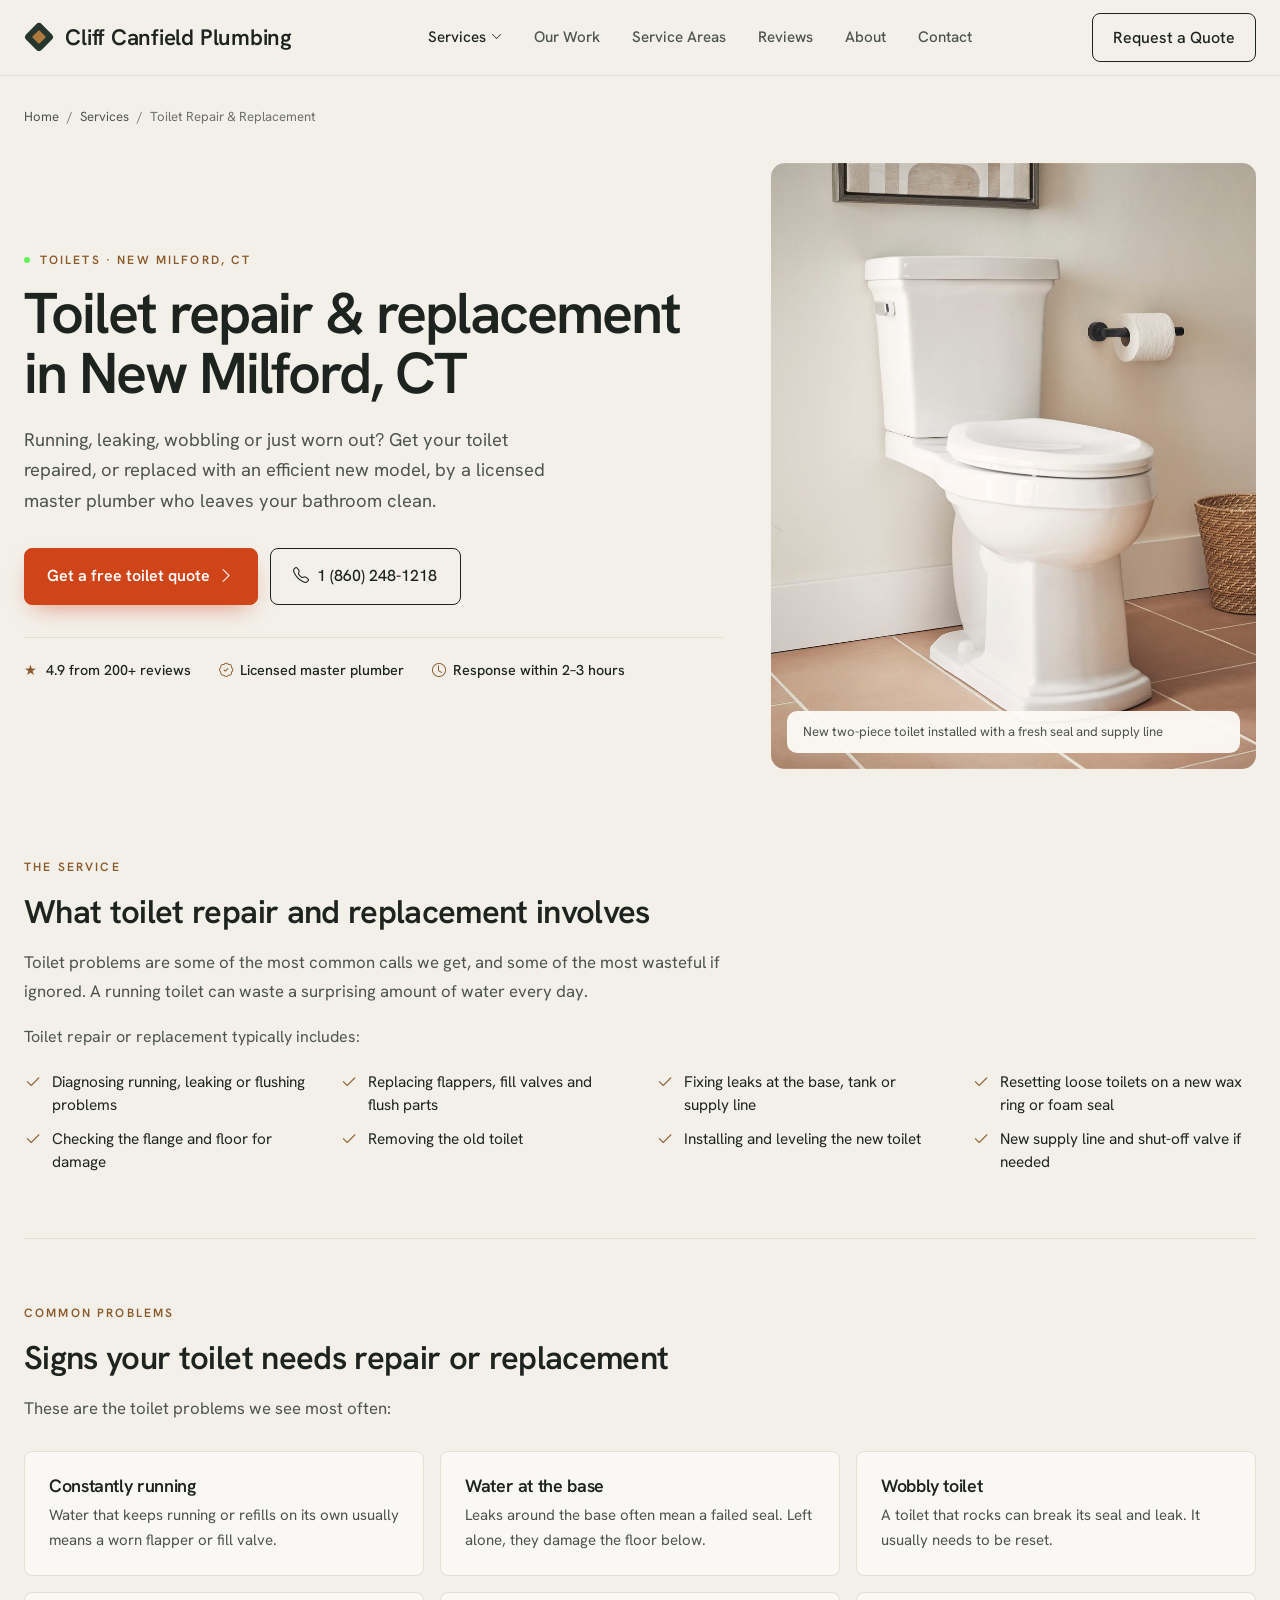
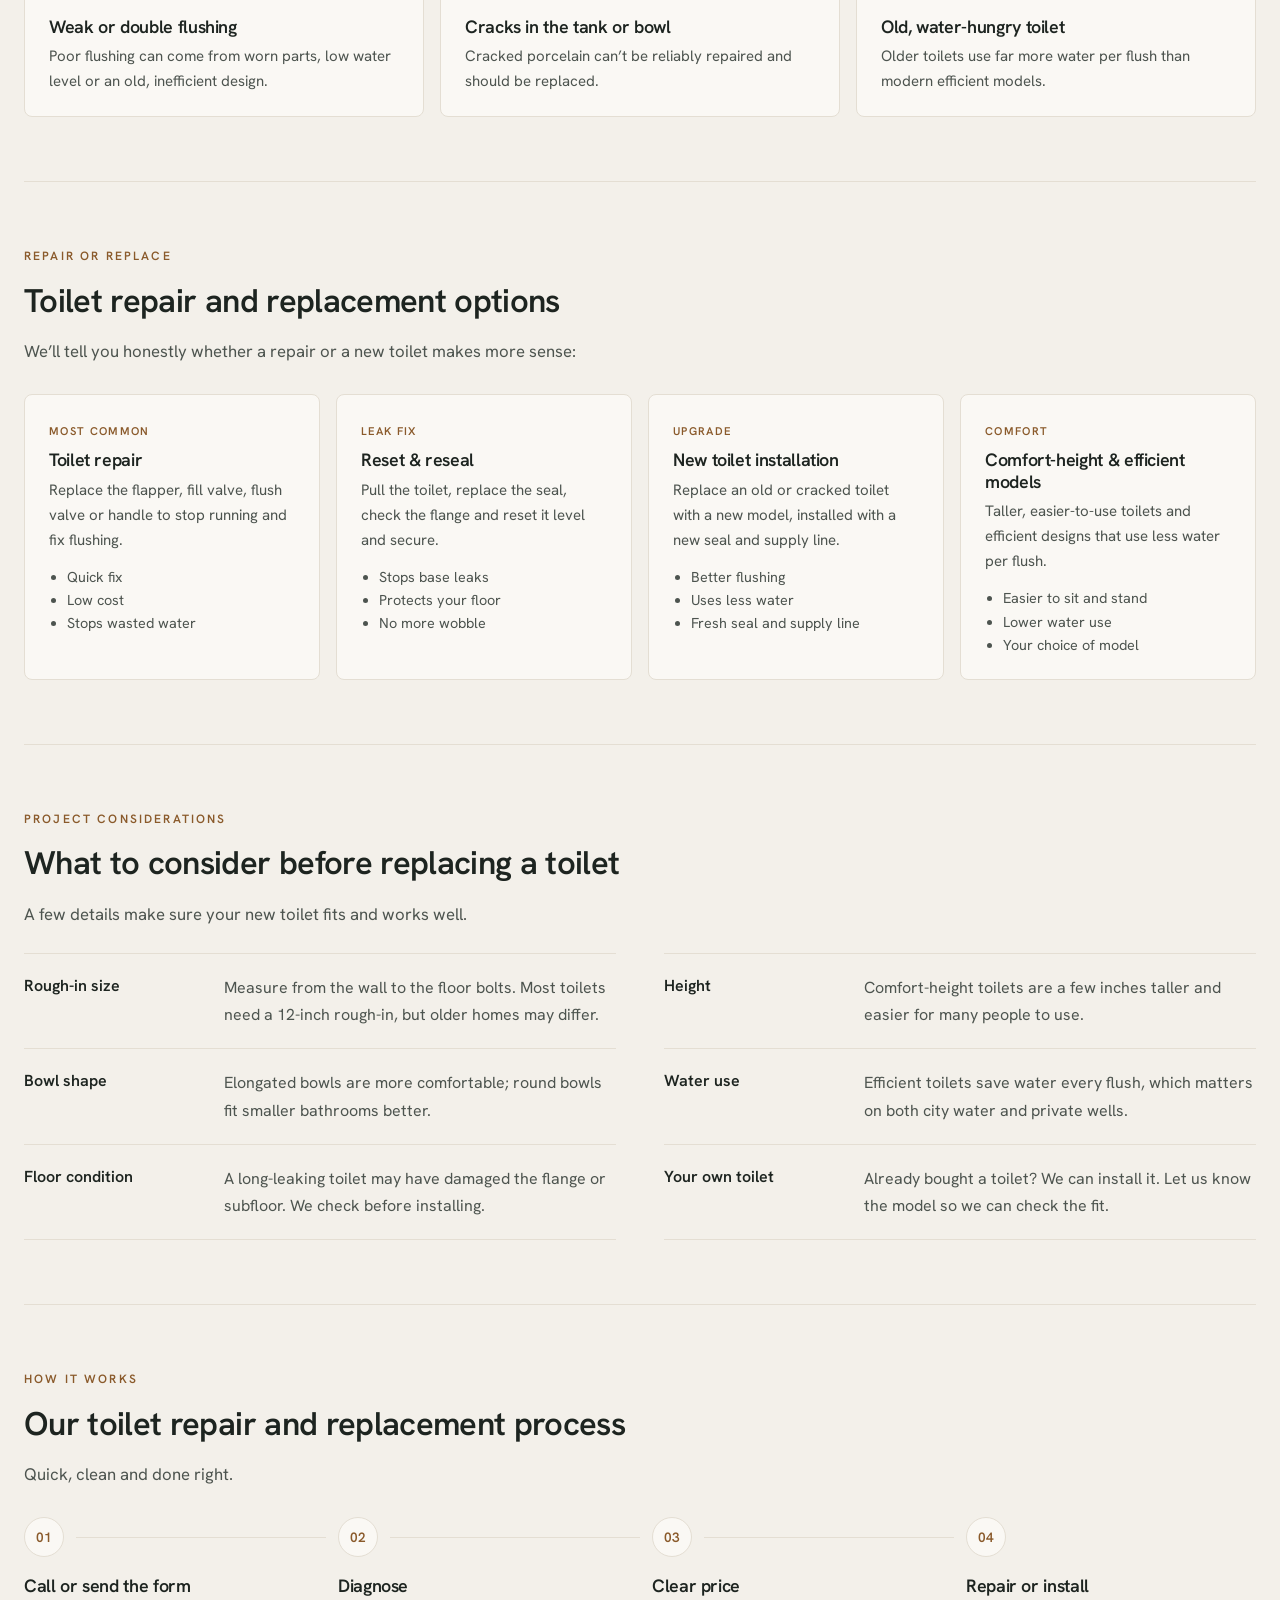
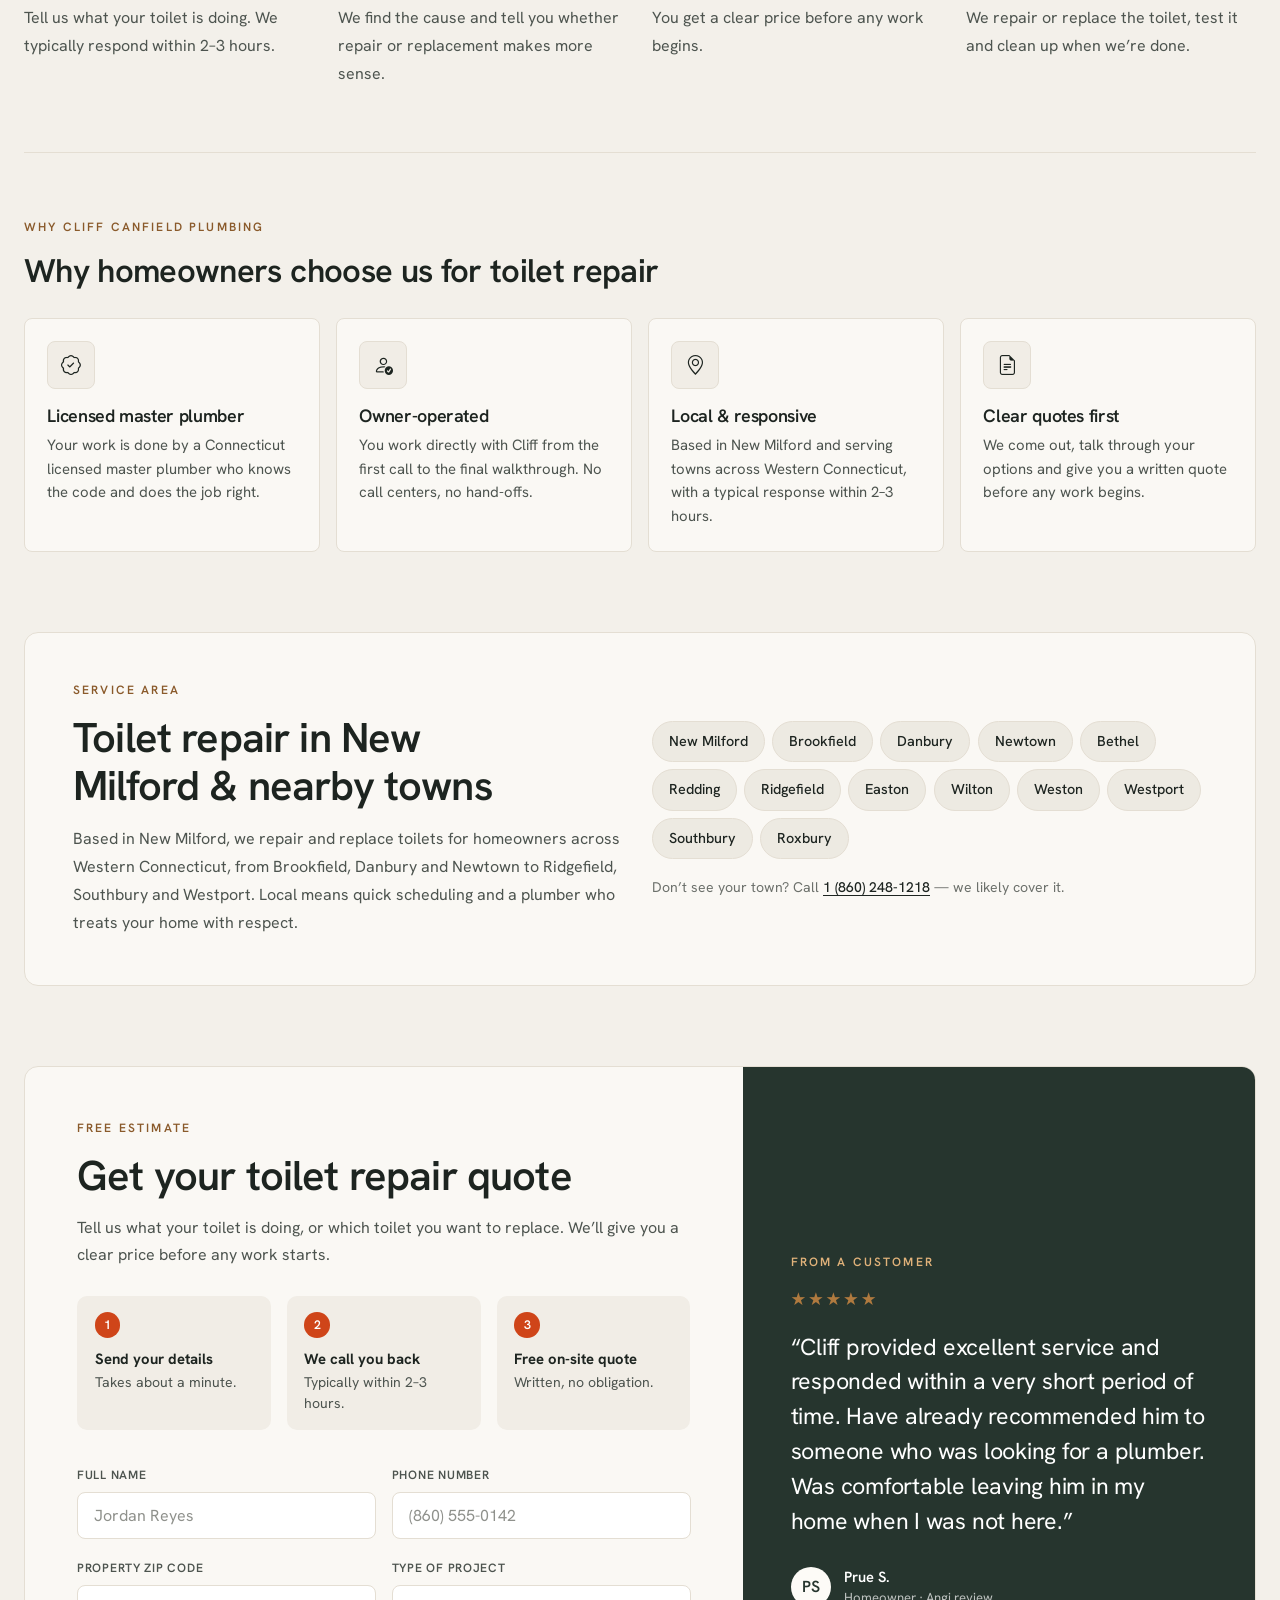
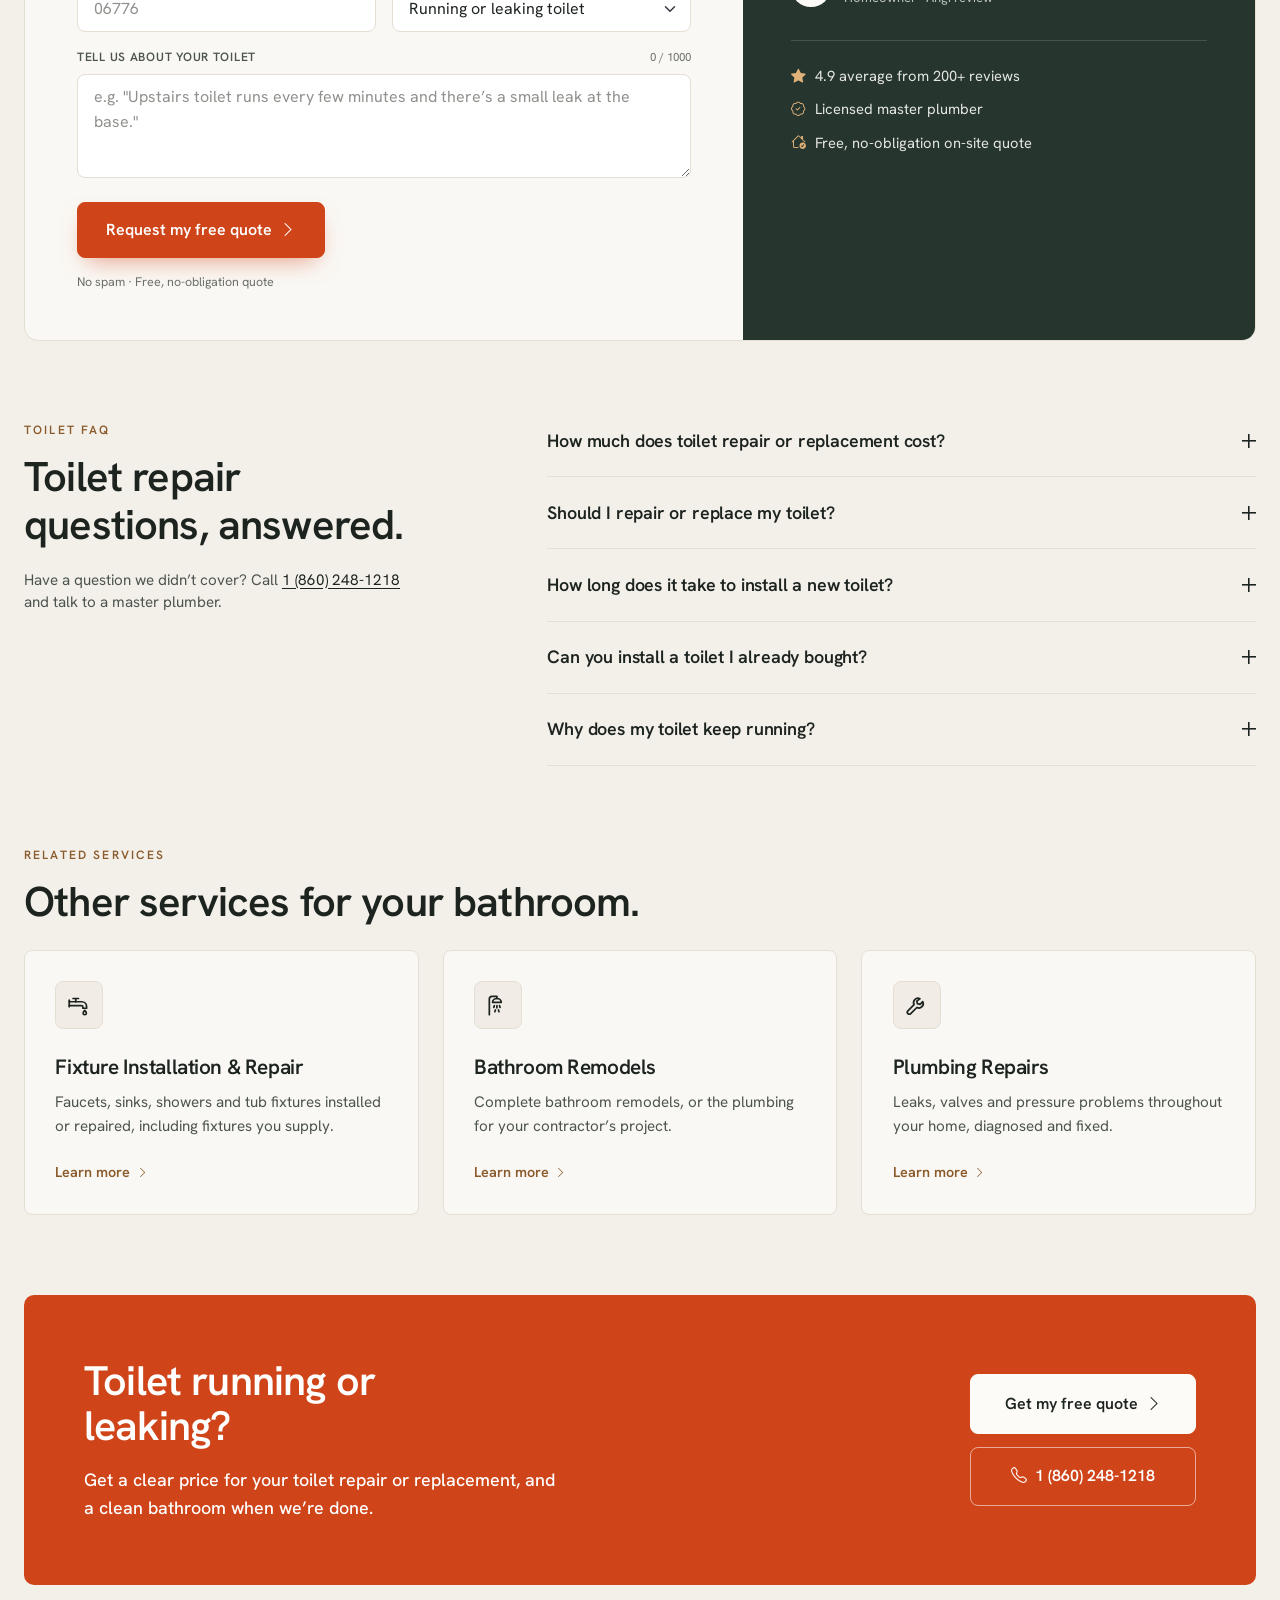
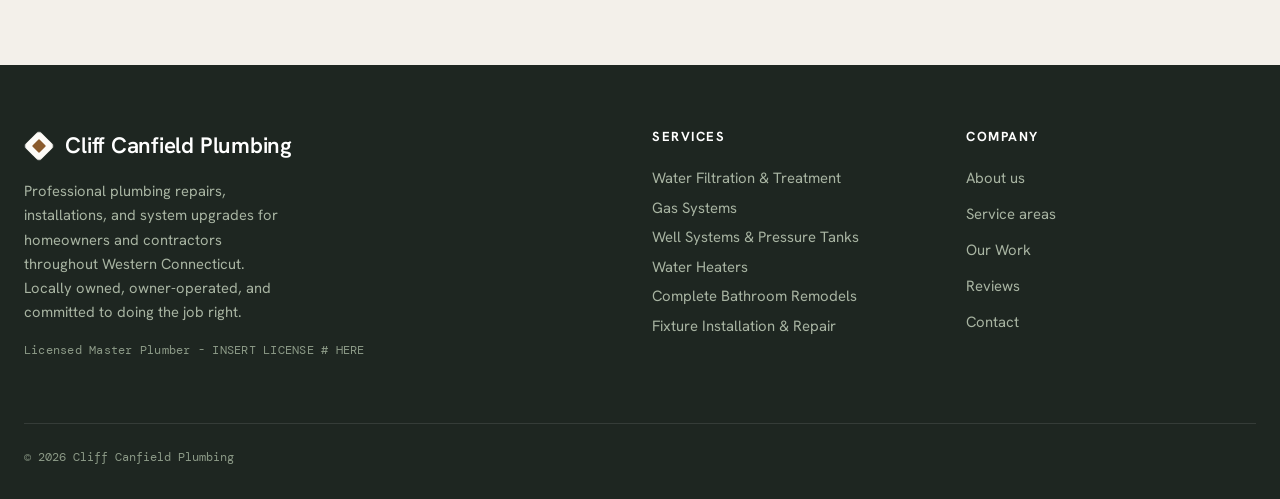
<file: website/services/toilet-repair-replacement/index.html>
<!doctype html>
<html lang="en">
<head>
  <meta charset="utf-8">
  <meta name="viewport" content="width=device-width, initial-scale=1">
  <meta name="robots" content="index, follow">
  <meta property="og:type" content="website">
  <meta property="og:site_name" content="Cliff Canfield Plumbing">
  <meta property="og:title" content="Toilet Repair in New Milford, CT | Cliff Canfield Plumbing">
  <meta property="og:description" content="Toilet repair and replacement in New Milford, Danbury and nearby CT towns. Running, leaking and wobbly toilets fixed, new toilets installed.">
  <meta property="og:locale" content="en_US">
  <title>Toilet Repair in New Milford, CT | Cliff Canfield Plumbing</title>
  <meta name="description" content="Toilet repair and replacement in New Milford, Danbury and nearby CT towns. Running, leaking and wobbly toilets fixed, new toilets installed.">

  <!-- Fonts -->
  <link rel="preconnect" href="https://fonts.googleapis.com">
  <link rel="preconnect" href="https://fonts.gstatic.com" crossorigin>
  <link href="https://fonts.googleapis.com/css2?family=DM+Mono:wght@400;500&family=Hanken+Grotesk:wght@400;500;600;700&display=swap" rel="stylesheet">

  <!-- Bootstrap + Bootstrap Icons -->
  <link href="https://cdn.jsdelivr.net/npm/bootstrap@5.3.3/dist/css/bootstrap.min.css" rel="stylesheet">
  <link href="https://cdn.jsdelivr.net/npm/bootstrap-icons@1.11.3/font/bootstrap-icons.min.css" rel="stylesheet">

  <link href="../../css/styles.css" rel="stylesheet">
  <script type="application/ld+json">
{
  "@context": "https://schema.org",
  "@type": "Service",
  "serviceType": "Toilet Repair & Replacement",
  "name": "Toilet Repair & Replacement in New Milford, CT",
  "description": "Toilet repair and replacement in New Milford, Danbury and nearby CT towns. Running, leaking and wobbly toilets fixed, new toilets installed.",
  "provider": {
    "@type": "Plumber",
    "name": "Cliff Canfield Plumbing",
    "telephone": "+1-860-248-1218",
    "address": {
      "@type": "PostalAddress",
      "addressLocality": "New Milford",
      "addressRegion": "CT",
      "addressCountry": "US"
    },
    "areaServed": [
      {
        "@type": "City",
        "name": "New Milford, CT"
      },
      {
        "@type": "City",
        "name": "Brookfield, CT"
      },
      {
        "@type": "City",
        "name": "Danbury, CT"
      },
      {
        "@type": "City",
        "name": "Newtown, CT"
      },
      {
        "@type": "City",
        "name": "Bethel, CT"
      },
      {
        "@type": "City",
        "name": "Redding, CT"
      },
      {
        "@type": "City",
        "name": "Ridgefield, CT"
      },
      {
        "@type": "City",
        "name": "Easton, CT"
      },
      {
        "@type": "City",
        "name": "Wilton, CT"
      },
      {
        "@type": "City",
        "name": "Weston, CT"
      },
      {
        "@type": "City",
        "name": "Westport, CT"
      },
      {
        "@type": "City",
        "name": "Southbury, CT"
      },
      {
        "@type": "City",
        "name": "Roxbury, CT"
      }
    ]
  },
  "areaServed": [
    {
      "@type": "City",
      "name": "New Milford, CT"
    },
    {
      "@type": "City",
      "name": "Brookfield, CT"
    },
    {
      "@type": "City",
      "name": "Danbury, CT"
    },
    {
      "@type": "City",
      "name": "Newtown, CT"
    },
    {
      "@type": "City",
      "name": "Bethel, CT"
    },
    {
      "@type": "City",
      "name": "Redding, CT"
    },
    {
      "@type": "City",
      "name": "Ridgefield, CT"
    },
    {
      "@type": "City",
      "name": "Easton, CT"
    },
    {
      "@type": "City",
      "name": "Wilton, CT"
    },
    {
      "@type": "City",
      "name": "Weston, CT"
    },
    {
      "@type": "City",
      "name": "Westport, CT"
    },
    {
      "@type": "City",
      "name": "Southbury, CT"
    },
    {
      "@type": "City",
      "name": "Roxbury, CT"
    }
  ]
}
  </script>
  <script type="application/ld+json">
{
  "@context": "https://schema.org",
  "@type": "FAQPage",
  "mainEntity": [
    {
      "@type": "Question",
      "name": "How much does toilet repair or replacement cost?",
      "acceptedAnswer": {
        "@type": "Answer",
        "text": "A repair like a new flapper or fill valve costs far less than a new toilet. Replacement cost depends on the toilet you choose and the condition of the flange and floor. You get a clear price before any work starts."
      }
    },
    {
      "@type": "Question",
      "name": "Should I repair or replace my toilet?",
      "acceptedAnswer": {
        "@type": "Answer",
        "text": "Most running and flushing problems can be repaired. If the porcelain is cracked, the toilet is very old and water-hungry, or it keeps needing repairs, a new toilet is usually the better value."
      }
    },
    {
      "@type": "Question",
      "name": "How long does it take to install a new toilet?",
      "acceptedAnswer": {
        "@type": "Answer",
        "text": "Most toilet replacements are done in a single visit. If the flange or subfloor is damaged, it may take longer. We will let you know before we start."
      }
    },
    {
      "@type": "Question",
      "name": "Can you install a toilet I already bought?",
      "acceptedAnswer": {
        "@type": "Answer",
        "text": "Yes. Let us know the model so we can confirm it fits your bathroom’s rough-in measurement."
      }
    },
    {
      "@type": "Question",
      "name": "Why does my toilet keep running?",
      "acceptedAnswer": {
        "@type": "Answer",
        "text": "Usually a worn flapper, a fill valve that is set too high or a broken part in the tank. It is typically a quick repair, and fixing it soon stops wasted water."
      }
    }
  ]
}
  </script>
</head>
<body>

  <!-- ============ HEADER ============ -->
  <header class="site-header fixed-top">
    <div class="announcement d-lg-none">
      <!-- <i class="bi bi-lightning-charge"></i> Free plumbing inspection -->
    </div>
    <nav class="navbar navbar-expand-lg" aria-label="Main navigation">
      <div class="container-xxl px-3 px-lg-4">
        <a class="navbar-brand brand" href="../../">
          <span class="brand-mark" aria-hidden="true"></span>
          Cliff Canfield Plumbing
        </a>
        <button class="navbar-toggler border-0 shadow-none" type="button" data-bs-toggle="collapse" data-bs-target="#mainNav" aria-controls="mainNav" aria-expanded="false" aria-label="Toggle navigation">
          <i class="bi bi-list"></i>
        </button>
        <div class="collapse navbar-collapse" id="mainNav">
          <ul class="navbar-nav mx-auto">
            <li class="nav-item dropdown nav-services">
              <a class="nav-link dropdown-toggle active" href="../../#services" role="button" data-bs-toggle="dropdown" aria-expanded="false">Services</a>
              <div class="dropdown-menu services-menu">
                <div class="services-menu-grid">
                  <div>
                    <p class="services-menu-title">Larger projects</p>
                    <ul>
                      <li><a class="dropdown-item" href="../../services/bathroom-remodels/">Bathroom Remodels</a></li>
                      <li><a class="dropdown-item" href="../../services/water-heater-installation/">Water Heater Installation</a></li>
                      <li><a class="dropdown-item" href="../../services/water-filtration-treatment/">Water Filtration &amp; Treatment</a></li>
                      <li><a class="dropdown-item" href="../../services/well-systems-pressure-tanks/">Well Systems &amp; Pressure Tanks</a></li>
                      <li><a class="dropdown-item" href="../../services/gas-systems/">Gas Systems</a></li>
                    </ul>
                  </div>
                  <div>
                    <p class="services-menu-title">Repairs &amp; everyday service</p>
                    <ul>
                      <li><a class="dropdown-item" href="../../services/plumbing-repairs/">Plumbing Repairs</a></li>
                      <li><a class="dropdown-item" href="../../services/fixture-installation-repair/">Fixture Installation &amp; Repair</a></li>
                      <li><a class="dropdown-item" href="../../services/leak-frozen-pipe-repair/">Leaks &amp; Frozen Pipes</a></li>
                      <li><a class="dropdown-item active" aria-current="page" href="../../services/toilet-repair-replacement/">Toilet Repair &amp; Replacement</a></li>
                    </ul>
                  </div>
                </div>
                <a class="services-menu-all" href="../../#services">View all services <i class="bi bi-chevron-right"></i></a>
              </div>
            </li>
            <li class="nav-item"><a class="nav-link" href="../../#projects">Our Work</a></li>
            <li class="nav-item"><a class="nav-link" href="../../#service-area">Service Areas</a></li>
            <li class="nav-item"><a class="nav-link" href="../../reviews.html">Reviews</a></li>
            <li class="nav-item"><a class="nav-link" href="../../#about">About</a></li>
            <li class="nav-item"><a class="nav-link" href="../../#contact">Contact</a></li>
          </ul>
          <a href="#estimate" class="btn btn-outline-ink">Request a Quote</a>
        </div>
      </div>
    </nav>
  </header>

  <main id="top" class="page-service">

    <!-- ============ SERVICE HERO ============ -->
    <section class="svc-hero">
      <div class="container-xxl px-3 px-lg-4">
        <nav class="svc-breadcrumb" aria-label="Breadcrumb">
          <ol class="breadcrumb">
            <li class="breadcrumb-item"><a href="../../">Home</a></li>
            <li class="breadcrumb-item"><a href="../../#services">Services</a></li>
            <li class="breadcrumb-item active" aria-current="page">Toilet Repair &amp; Replacement</li>
          </ol>
        </nav>
        <div class="row g-4 g-lg-5 align-items-center">
          <div class="col-lg-6 col-xl-7">
            <p class="eyebrow"><span class="dot"></span>Toilets · New Milford, CT</p>
            <h1 class="svc-title">Toilet repair &amp; replacement in New Milford, CT</h1>
            <p class="svc-lead">Running, leaking, wobbling or just worn out? Get your toilet repaired, or replaced with an efficient new model, by a licensed master plumber who leaves your bathroom clean.</p>
            <div class="svc-hero-actions">
              <a href="#estimate" class="btn btn-brand">Get a free toilet quote <i class="bi bi-chevron-right ms-1"></i></a>
              <a href="tel:+18602481218" class="btn btn-outline-ink"><i class="bi bi-telephone me-2"></i>1 (860) 248-1218</a>
            </div>
            <ul class="svc-trust">
              <li><span class="star">★</span> 4.9 from 200+ reviews</li>
              <li><i class="bi bi-patch-check"></i> Licensed master plumber</li>
              <li><i class="bi bi-clock"></i> Response within 2&ndash;3 hours</li>
            </ul>
          </div>
          <div class="col-lg-6 col-xl-5">
            <figure class="svc-hero-media">
              <!-- Swap for your best toilet repair &amp; replacement photo (portrait works best). -->
              <img src="../../images/services/toilet-repair-replacement.jpg" alt="Newly installed white two-piece toilet in a bathroom with tile flooring" width="960" height="1200">
              <figcaption>New two-piece toilet installed with a fresh seal and supply line</figcaption>
            </figure>
          </div>
        </div>
      </div>
    </section>

    <!-- ============ MAIN CONTENT ============ -->
    <section class="section svc-content" id="details">
      <div class="container-xxl px-3 px-lg-4">
        <div class="row g-4 g-lg-5">
          <article class="col-12 svc-article svc-article-full">

            <section id="what-it-involves">
              <p class="eyebrow">The service</p>
              <h2>What toilet repair and replacement involves</h2>
              <p class="section-intro">Toilet problems are some of the most common calls we get, and some of the most wasteful if ignored. A running toilet can waste a surprising amount of water every day.</p>
              <p>Toilet repair or replacement typically includes:</p>
              <ul class="check-list">
                <li><i class="bi bi-check2"></i>Diagnosing running, leaking or flushing problems</li>
                <li><i class="bi bi-check2"></i>Replacing flappers, fill valves and flush parts</li>
                <li><i class="bi bi-check2"></i>Fixing leaks at the base, tank or supply line</li>
                <li><i class="bi bi-check2"></i>Resetting loose toilets on a new wax ring or foam seal</li>
                <li><i class="bi bi-check2"></i>Checking the flange and floor for damage</li>
                <li><i class="bi bi-check2"></i>Removing the old toilet</li>
                <li><i class="bi bi-check2"></i>Installing and leveling the new toilet</li>
                <li><i class="bi bi-check2"></i>New supply line and shut-off valve if needed</li>
              </ul>
            </section>

            <section id="warning-signs">
              <p class="eyebrow">Common problems</p>
              <h2>Signs your toilet needs repair or replacement</h2>
              <p class="section-intro">These are the toilet problems we see most often:</p>
              <div class="info-grid cols-3">
                <div class="info-card"><h3>Constantly running</h3><p>Water that keeps running or refills on its own usually means a worn flapper or fill valve.</p></div>
                <div class="info-card"><h3>Water at the base</h3><p>Leaks around the base often mean a failed seal. Left alone, they damage the floor below.</p></div>
                <div class="info-card"><h3>Wobbly toilet</h3><p>A toilet that rocks can break its seal and leak. It usually needs to be reset.</p></div>
                <div class="info-card"><h3>Weak or double flushing</h3><p>Poor flushing can come from worn parts, low water level or an old, inefficient design.</p></div>
                <div class="info-card"><h3>Cracks in the tank or bowl</h3><p>Cracked porcelain can&rsquo;t be reliably repaired and should be replaced.</p></div>
                <div class="info-card"><h3>Old, water-hungry toilet</h3><p>Older toilets use far more water per flush than modern efficient models.</p></div>
              </div>
            </section>

            <section id="options">
              <p class="eyebrow">Repair or replace</p>
              <h2>Toilet repair and replacement options</h2>
              <p class="section-intro">We&rsquo;ll tell you honestly whether a repair or a new toilet makes more sense:</p>
              <div class="info-grid">
                <div class="info-card">
                  <span class="info-tag">Most common</span>
                  <h3>Toilet repair</h3>
                  <p>Replace the flapper, fill valve, flush valve or handle to stop running and fix flushing.</p>
                  <ul><li>Quick fix</li><li>Low cost</li><li>Stops wasted water</li></ul>
                </div>
                <div class="info-card">
                  <span class="info-tag">Leak fix</span>
                  <h3>Reset &amp; reseal</h3>
                  <p>Pull the toilet, replace the seal, check the flange and reset it level and secure.</p>
                  <ul><li>Stops base leaks</li><li>Protects your floor</li><li>No more wobble</li></ul>
                </div>
                <div class="info-card">
                  <span class="info-tag">Upgrade</span>
                  <h3>New toilet installation</h3>
                  <p>Replace an old or cracked toilet with a new model, installed with a new seal and supply line.</p>
                  <ul><li>Better flushing</li><li>Uses less water</li><li>Fresh seal and supply line</li></ul>
                </div>
                <div class="info-card">
                  <span class="info-tag">Comfort</span>
                  <h3>Comfort-height &amp; efficient models</h3>
                  <p>Taller, easier-to-use toilets and efficient designs that use less water per flush.</p>
                  <ul><li>Easier to sit and stand</li><li>Lower water use</li><li>Your choice of model</li></ul>
                </div>
              </div>
            </section>

            <section id="considerations">
              <p class="eyebrow">Project considerations</p>
              <h2>What to consider before replacing a toilet</h2>
              <p class="section-intro">A few details make sure your new toilet fits and works well.</p>
              <dl class="consider-list">
                <div><dt>Rough-in size</dt><dd>Measure from the wall to the floor bolts. Most toilets need a 12-inch rough-in, but older homes may differ.</dd></div>
                <div><dt>Height</dt><dd>Comfort-height toilets are a few inches taller and easier for many people to use.</dd></div>
                <div><dt>Bowl shape</dt><dd>Elongated bowls are more comfortable; round bowls fit smaller bathrooms better.</dd></div>
                <div><dt>Water use</dt><dd>Efficient toilets save water every flush, which matters on both city water and private wells.</dd></div>
                <div><dt>Floor condition</dt><dd>A long-leaking toilet may have damaged the flange or subfloor. We check before installing.</dd></div>
                <div><dt>Your own toilet</dt><dd>Already bought a toilet? We can install it. Let us know the model so we can check the fit.</dd></div>
              </dl>
            </section>

            <section id="process">
              <p class="eyebrow">How it works</p>
              <h2>Our toilet repair and replacement process</h2>
              <p class="section-intro">Quick, clean and done right.</p>
              <ol class="svc-steps" style="--steps:4">
                <li><h3>Call or send the form</h3><p>Tell us what your toilet is doing. We typically respond within 2&ndash;3 hours.</p></li>
                <li><h3>Diagnose</h3><p>We find the cause and tell you whether repair or replacement makes more sense.</p></li>
                <li><h3>Clear price</h3><p>You get a clear price before any work begins.</p></li>
                <li><h3>Repair or install</h3><p>We repair or replace the toilet, test it and clean up when we&rsquo;re done.</p></li>
              </ol>
            </section>

            <section id="why-us">
              <p class="eyebrow">Why Cliff Canfield Plumbing</p>
              <h2>Why homeowners choose us for toilet repair</h2>
              <div class="why-grid">
                <div class="why-item"><span class="icon-box"><i class="bi bi-patch-check"></i></span><div><h3>Licensed master plumber</h3><p>Your work is done by a Connecticut licensed master plumber who knows the code and does the job right.</p></div></div>
                <div class="why-item"><span class="icon-box"><i class="bi bi-person-check"></i></span><div><h3>Owner-operated</h3><p>You work directly with Cliff from the first call to the final walkthrough. No call centers, no hand-offs.</p></div></div>
                <div class="why-item"><span class="icon-box"><i class="bi bi-geo-alt"></i></span><div><h3>Local &amp; responsive</h3><p>Based in New Milford and serving towns across Western Connecticut, with a typical response within 2&ndash;3 hours.</p></div></div>
                <div class="why-item"><span class="icon-box"><i class="bi bi-file-earmark-text"></i></span><div><h3>Clear quotes first</h3><p>We come out, talk through your options and give you a written quote before any work begins.</p></div></div>
              </div>
            </section>

          </article>
        </div>
      </div>
    </section>

    <!-- ============ SERVICE AREA (generated) ============ -->
    <section class="section pt-0" id="service-area">
      <div class="container-xxl px-3 px-lg-4">
        <div class="svc-area">
          <div class="row g-4 align-items-center">
            <div class="col-lg-6">
              <p class="eyebrow">Service area</p>
              <h2 class="section-title">Toilet repair in New Milford &amp; nearby towns</h2>
              <p class="svc-area-text">Based in New Milford, we repair and replace toilets for homeowners across Western Connecticut, from Brookfield, Danbury and Newtown to Ridgefield, Southbury and Westport. Local means quick scheduling and a plumber who treats your home with respect.</p>
            </div>
            <div class="col-lg-6">
              <ul class="area-chips svc-area-chips" aria-label="Towns we serve">
                  <li>New Milford</li>
                  <li>Brookfield</li>
                  <li>Danbury</li>
                  <li>Newtown</li>
                  <li>Bethel</li>
                  <li>Redding</li>
                  <li>Ridgefield</li>
                  <li>Easton</li>
                  <li>Wilton</li>
                  <li>Weston</li>
                  <li>Westport</li>
                  <li>Southbury</li>
                  <li>Roxbury</li>
              </ul>
              <p class="svc-area-note">Don&rsquo;t see your town? Call <a href="tel:+18602481218">1 (860) 248-1218</a> &mdash; we likely cover it.</p>
            </div>
          </div>
        </div>
      </div>
    </section>

    <!-- ============ ESTIMATE + REVIEW ============ -->
    <section class="section pt-0" id="estimate">
      <div class="container-xxl px-3 px-lg-4">
        <div class="estimate-card">
          <div class="row g-0">
            <div class="col-lg-7">
              <div class="estimate-main">
                <p class="eyebrow">Free estimate</p>
                <h2 class="section-title">Get your toilet repair quote</h2>
                <p class="lead-text">Tell us what your toilet is doing, or which toilet you want to replace. We&rsquo;ll give you a clear price before any work starts.</p>
                <ol class="next-steps">
                  <li><strong>Send your details</strong>Takes about a minute.</li>
                  <li><strong>We call you back</strong>Typically within 2&ndash;3 hours.</li>
                  <li><strong>Free on-site quote</strong>Written, no obligation.</li>
                </ol>

                <div id="quoteFormWrap">
                  <form id="quoteForm" class="estimate-form" action="../../send-lead.php" method="post" novalidate>
                    <div class="hp-field" aria-hidden="true"><label>Leave this field empty<input type="text" name="company_website" tabindex="-1" autocomplete="off"></label></div>
                    <div class="row g-3">
                      <div class="col-md-6">
                        <label for="fullName" class="form-label">Full name</label>
                        <input type="text" class="form-control" id="fullName" name="fullName" placeholder="Jordan Reyes" autocomplete="name" required>
                        <div class="invalid-feedback">Please enter your name.</div>
                      </div>
                      <div class="col-md-6">
                        <label for="phone" class="form-label">Phone number</label>
                        <input type="tel" class="form-control" id="phone" name="phone" placeholder="(860) 555-0142" inputmode="tel" autocomplete="tel" pattern="\(\d{3}\) \d{3}-\d{4}" required>
                        <div class="invalid-feedback">Enter a 10-digit phone number.</div>
                      </div>
                      <div class="col-md-6">
                        <label for="zip" class="form-label">Property ZIP code</label>
                        <input type="text" class="form-control" id="zip" name="zip" placeholder="06776" inputmode="numeric" maxlength="5" pattern="\d{5}" autocomplete="postal-code" required>
                        <div class="invalid-feedback">Enter a 5-digit ZIP code.</div>
                      </div>
                      <div class="col-md-6">
                        <label for="projectType" class="form-label">Type of project</label>
                        <select class="form-select" id="projectType" name="projectType" required>
                          <option value="Toilet Repair" selected>Running or leaking toilet</option>
                          <option value="Toilet Replacement">New toilet installation</option>
                          <option value="Toilet Reset">Wobbly toilet / leak at the base</option>
                          <option value="Other">Something else</option>
                        </select>
                      </div>
                      <div class="col-12">
                        <div class="d-flex justify-content-between align-items-baseline">
                          <label for="projectDetails" class="form-label">Tell us about your toilet</label>
                          <span class="char-count" id="detailsCount" aria-live="polite">0 / 1000</span>
                        </div>
                        <textarea class="form-control" id="projectDetails" name="projectDetails" rows="3" maxlength="1000" placeholder="e.g. &quot;Upstairs toilet runs every few minutes and there&rsquo;s a small leak at the base.&quot;" required></textarea>
                        <div class="invalid-feedback">Please add a few details about the job.</div>
                      </div>
                      <input type="hidden" name="sourcePage" value="Toilet Repair &amp; Replacement">
                    </div>
                    <div class="mt-4">
                      <button type="submit" class="btn btn-brand">Request my free quote <i class="bi bi-chevron-right ms-1"></i></button>
                      <p class="form-note">No spam · Free, no-obligation quote</p>
                    </div>
                  </form>
                </div>

                <div id="quoteSuccess" class="estimate-success d-none" role="status" aria-live="polite">
                  <div class="success-icon"><i class="bi bi-check-lg"></i></div>
                  <h3 class="quote-title">Thanks, <span id="successName">neighbor</span>!</h3>
                  <p class="lead-text mb-4">Your request is in. We&rsquo;ll give you a call shortly to schedule your visit.</p>
                  <button type="button" class="btn btn-outline-ink" id="resetQuote">Submit another request</button>
                </div>
              </div>
            </div>

            <div class="col-lg-5">
              <div class="estimate-review">
                <p class="eyebrow">From a customer</p>
                <span class="stars" aria-label="5 out of 5 stars">★★★★★</span>
                <blockquote>&ldquo;Cliff provided excellent service and responded within a very short period of time. Have already recommended him to someone who was looking for a plumber. Was comfortable leaving him in my home when I was not here.&rdquo;</blockquote>
                <div class="reviewer">
                  <span class="avatar">PS</span>
                  <div><div class="name">Prue S.</div><div class="place">Homeowner · Angi review</div></div>
                </div>
                <div class="review-spacer"></div>
                <ul class="estimate-facts">
                  <li><i class="bi bi-star-fill"></i> 4.9 average from 200+ reviews</li>
                  <li><i class="bi bi-patch-check"></i> Licensed master plumber</li>
                  <li><i class="bi bi-house-check"></i> Free, no-obligation on-site quote</li>
                </ul>
              </div>
            </div>
          </div>
        </div>
      </div>
    </section>

    <!-- ============ FAQ ============ -->
    <section class="section pt-0" id="faq">
      <div class="container-xxl px-3 px-lg-4">
        <div class="row g-4">
          <div class="col-lg-5 col-xl-4">
            <div class="faq-intro">
              <p class="eyebrow">Toilet FAQ</p>
              <h2 class="section-title">Toilet repair questions, answered.</h2>
              <p class="faq-note d-none d-md-block">Have a question we didn&rsquo;t cover? Call <a href="tel:+18602481218">1 (860) 248-1218</a> and talk to a master plumber.</p>
            </div>
          </div>
          <div class="col-lg-7 offset-xl-1">
            <div class="accordion faq-accordion" id="svcFaq">
              <div class="accordion-item">
                <h3 class="accordion-header">
                  <button class="accordion-button collapsed" type="button" data-bs-toggle="collapse" data-bs-target="#sfaq1" aria-expanded="false" aria-controls="sfaq1">How much does toilet repair or replacement cost?</button>
                </h3>
                <div id="sfaq1" class="accordion-collapse collapse" data-bs-parent="#svcFaq">
                  <div class="accordion-body">A repair like a new flapper or fill valve costs far less than a new toilet. Replacement cost depends on the toilet you choose and the condition of the flange and floor. You get a clear price before any work starts.</div>
                </div>
              </div>
              <div class="accordion-item">
                <h3 class="accordion-header">
                  <button class="accordion-button collapsed" type="button" data-bs-toggle="collapse" data-bs-target="#sfaq2" aria-expanded="false" aria-controls="sfaq2">Should I repair or replace my toilet?</button>
                </h3>
                <div id="sfaq2" class="accordion-collapse collapse" data-bs-parent="#svcFaq">
                  <div class="accordion-body">Most running and flushing problems can be repaired. If the porcelain is cracked, the toilet is very old and water-hungry, or it keeps needing repairs, a new toilet is usually the better value.</div>
                </div>
              </div>
              <div class="accordion-item">
                <h3 class="accordion-header">
                  <button class="accordion-button collapsed" type="button" data-bs-toggle="collapse" data-bs-target="#sfaq3" aria-expanded="false" aria-controls="sfaq3">How long does it take to install a new toilet?</button>
                </h3>
                <div id="sfaq3" class="accordion-collapse collapse" data-bs-parent="#svcFaq">
                  <div class="accordion-body">Most toilet replacements are done in a single visit. If the flange or subfloor is damaged, it may take longer. We will let you know before we start.</div>
                </div>
              </div>
              <div class="accordion-item">
                <h3 class="accordion-header">
                  <button class="accordion-button collapsed" type="button" data-bs-toggle="collapse" data-bs-target="#sfaq4" aria-expanded="false" aria-controls="sfaq4">Can you install a toilet I already bought?</button>
                </h3>
                <div id="sfaq4" class="accordion-collapse collapse" data-bs-parent="#svcFaq">
                  <div class="accordion-body">Yes. Let us know the model so we can confirm it fits your bathroom&rsquo;s rough-in measurement.</div>
                </div>
              </div>
              <div class="accordion-item">
                <h3 class="accordion-header">
                  <button class="accordion-button collapsed" type="button" data-bs-toggle="collapse" data-bs-target="#sfaq5" aria-expanded="false" aria-controls="sfaq5">Why does my toilet keep running?</button>
                </h3>
                <div id="sfaq5" class="accordion-collapse collapse" data-bs-parent="#svcFaq">
                  <div class="accordion-body">Usually a worn flapper, a fill valve that is set too high or a broken part in the tank. It is typically a quick repair, and fixing it soon stops wasted water.</div>
                </div>
              </div>
            </div>
          </div>
        </div>
      </div>
    </section>

    <!-- ============ RELATED SERVICES ============ -->
    <section class="section pt-0" id="related">
      <div class="container-xxl px-3 px-lg-4">
        <p class="eyebrow">Related services</p>
        <h2 class="section-title mb-4">Other services for your bathroom.</h2>
        <div class="row g-3 g-lg-4">
          <div class="col-md-6 col-lg-4">
            <article class="service-card">
              <span class="icon-box"><svg class="svc-icon" viewBox="0 0 24 24" fill="none" stroke="currentColor" stroke-width="1.6" stroke-linecap="round" stroke-linejoin="round" aria-hidden="true"><path d="M3 7.5v6"/><path d="M3 9h11.5a4.5 4.5 0 0 1 4.5 4.5V15h-3.4v-1.2a1.3 1.3 0 0 0-1.3-1.3H3"/><path d="M9 9V6M6.5 6h5"/><path d="M17.3 21a1.5 1.5 0 0 1-1.5-1.5c0-.9 1.5-2.5 1.5-2.5s1.5 1.6 1.5 2.5a1.5 1.5 0 0 1-1.5 1.5Z"/></svg></span>
              <h3>Fixture Installation &amp; Repair</h3>
              <p>Faucets, sinks, showers and tub fixtures installed or repaired, including fixtures you supply.</p>
              <a href="../../services/fixture-installation-repair/" class="link-more">Learn more <i class="bi bi-chevron-right"></i></a>
            </article>
          </div>
          <div class="col-md-6 col-lg-4">
            <article class="service-card">
              <span class="icon-box"><svg class="svc-icon" viewBox="0 0 24 24" fill="none" stroke="currentColor" stroke-width="1.6" stroke-linecap="round" stroke-linejoin="round" aria-hidden="true"><path d="M4 21V6.5A2.5 2.5 0 0 1 6.5 4H11v2"/><path d="M7 9.5a4 3.5 0 0 1 8 0Z"/><path d="M8.6 12.6l-.5 1.6M11 12.6v2M13.4 12.6l.5 1.6M9.6 16.6l-.5 1.6M12.4 16.6l.5 1.6"/></svg></span>
              <h3>Bathroom Remodels</h3>
              <p>Complete bathroom remodels, or the plumbing for your contractor&rsquo;s project.</p>
              <a href="../../services/bathroom-remodels/" class="link-more">Learn more <i class="bi bi-chevron-right"></i></a>
            </article>
          </div>
          <div class="col-md-6 col-lg-4">
            <article class="service-card">
              <span class="icon-box"><svg class="svc-icon" viewBox="0 0 24 24" fill="none" stroke="currentColor" stroke-width="1.6" stroke-linecap="round" stroke-linejoin="round" aria-hidden="true"><path d="M14.7 6.3a4 4 0 0 0-5.4 5.4L3.6 17.4a1.8 1.8 0 0 0 2.6 2.6l5.7-5.7a4 4 0 0 0 5.4-5.4l-2.5 2.5-2.4-.6-.6-2.4Z"/></svg></span>
              <h3>Plumbing Repairs</h3>
              <p>Leaks, valves and pressure problems throughout your home, diagnosed and fixed.</p>
              <a href="../../services/plumbing-repairs/" class="link-more">Learn more <i class="bi bi-chevron-right"></i></a>
            </article>
          </div>
        </div>
      </div>
    </section>

    <!-- ============ FINAL CTA ============ -->
    <section class="section pt-0" id="contact">
      <div class="container-xxl px-3 px-lg-4">
        <div class="cta-band">
          <div class="cta-copy">
            <h2>Toilet running or leaking?</h2>
            <p>Get a clear price for your toilet repair or replacement, and a clean bathroom when we&rsquo;re done.</p>
          </div>
          <div class="cta-actions">
            <a href="#estimate" class="btn btn-cream">Get my free quote <i class="bi bi-chevron-right ms-1"></i></a>
            <a href="tel:+18602481218" class="btn btn-outline-cream"><i class="bi bi-telephone me-2"></i>1 (860) 248-1218</a>
          </div>
        </div>
      </div>
    </section>
  </main>

  <!-- ============ FOOTER ============ -->
  <footer class="site-footer" id="site-footer">
    <div class="container-xxl px-3 px-lg-4">
      <div class="row g-4">
        <div class="col-lg-5 col-xl-6">
          <a class="brand brand-light mb-3" href="../../">
            <span class="brand-mark brand-mark-light" aria-hidden="true"></span>
            Cliff Canfield Plumbing
          </a>
          <p class="footer-about">Professional plumbing repairs, installations, and system upgrades for homeowners and contractors throughout Western Connecticut. Locally owned, owner-operated, and committed to doing the job right.</p>
          <p class="mono-small footer-license d-none d-md-block">Licensed Master Plumber - INSERT LICENSE # HERE</p>
        </div>
        <div class="col-6 col-lg-3 d-none d-md-block">
          <h3 class="footer-heading">Services</h3>
          <ul class="footer-links">
            <li><a href="../../services/water-filtration-treatment/">Water Filtration & Treatment</a></li>
            <li><a href="../../services/gas-systems/">Gas Systems</a></li>
            <li><a href="../../services/well-systems-pressure-tanks/">Well Systems & Pressure Tanks</a></li>
            <li><a href="../../services/water-heater-installation/">Water Heaters</a></li>
            <li><a href="../../services/bathroom-remodels/">Complete Bathroom Remodels</a></li>
            <li><a href="../../services/fixture-installation-repair/">Fixture Installation & Repair</a></li>
          </ul>
        </div>
        <div class="col-6 col-lg-4 col-xl-3 d-none d-md-block">
          <h3 class="footer-heading">Company</h3>
          <ul class="footer-links footer-links-spaced">
            <li><a href="../../#about">About us</a></li>
            <li><a href="../../#service-area">Service areas</a></li>
            <li><a href="../../#projects">Our Work</a></li>
            <li><a href="../../reviews.html">Reviews</a></li>
            <li><a href="../../#contact">Contact</a></li>
          </ul>
        </div>
      </div>
      <div class="footer-bottom">
        <span>© <span id="year">2026</span> Cliff Canfield Plumbing </span>
      </div>
    </div>
  </footer>

  <!-- Mobile sticky action bar -->
  <div class="mobile-cta d-lg-none">
    <a href="tel:+18602481218" class="btn btn-outline-cream"><i class="bi bi-telephone me-2"></i>1 (860) 248-1218</a>
    <a href="#estimate" class="btn btn-brand">Get a free quote <i class="bi bi-chevron-right ms-1"></i></a>
  </div>

  <!-- Back to top -->
  <button type="button" class="back-to-top" id="backToTop" aria-label="Back to top">
    <i class="bi bi-arrow-up"></i>
  </button>

  <script src="https://cdn.jsdelivr.net/npm/bootstrap@5.3.3/dist/js/bootstrap.bundle.min.js"></script>
  <script src="../../js/main.js"></script>
</body>
</html>
</file>
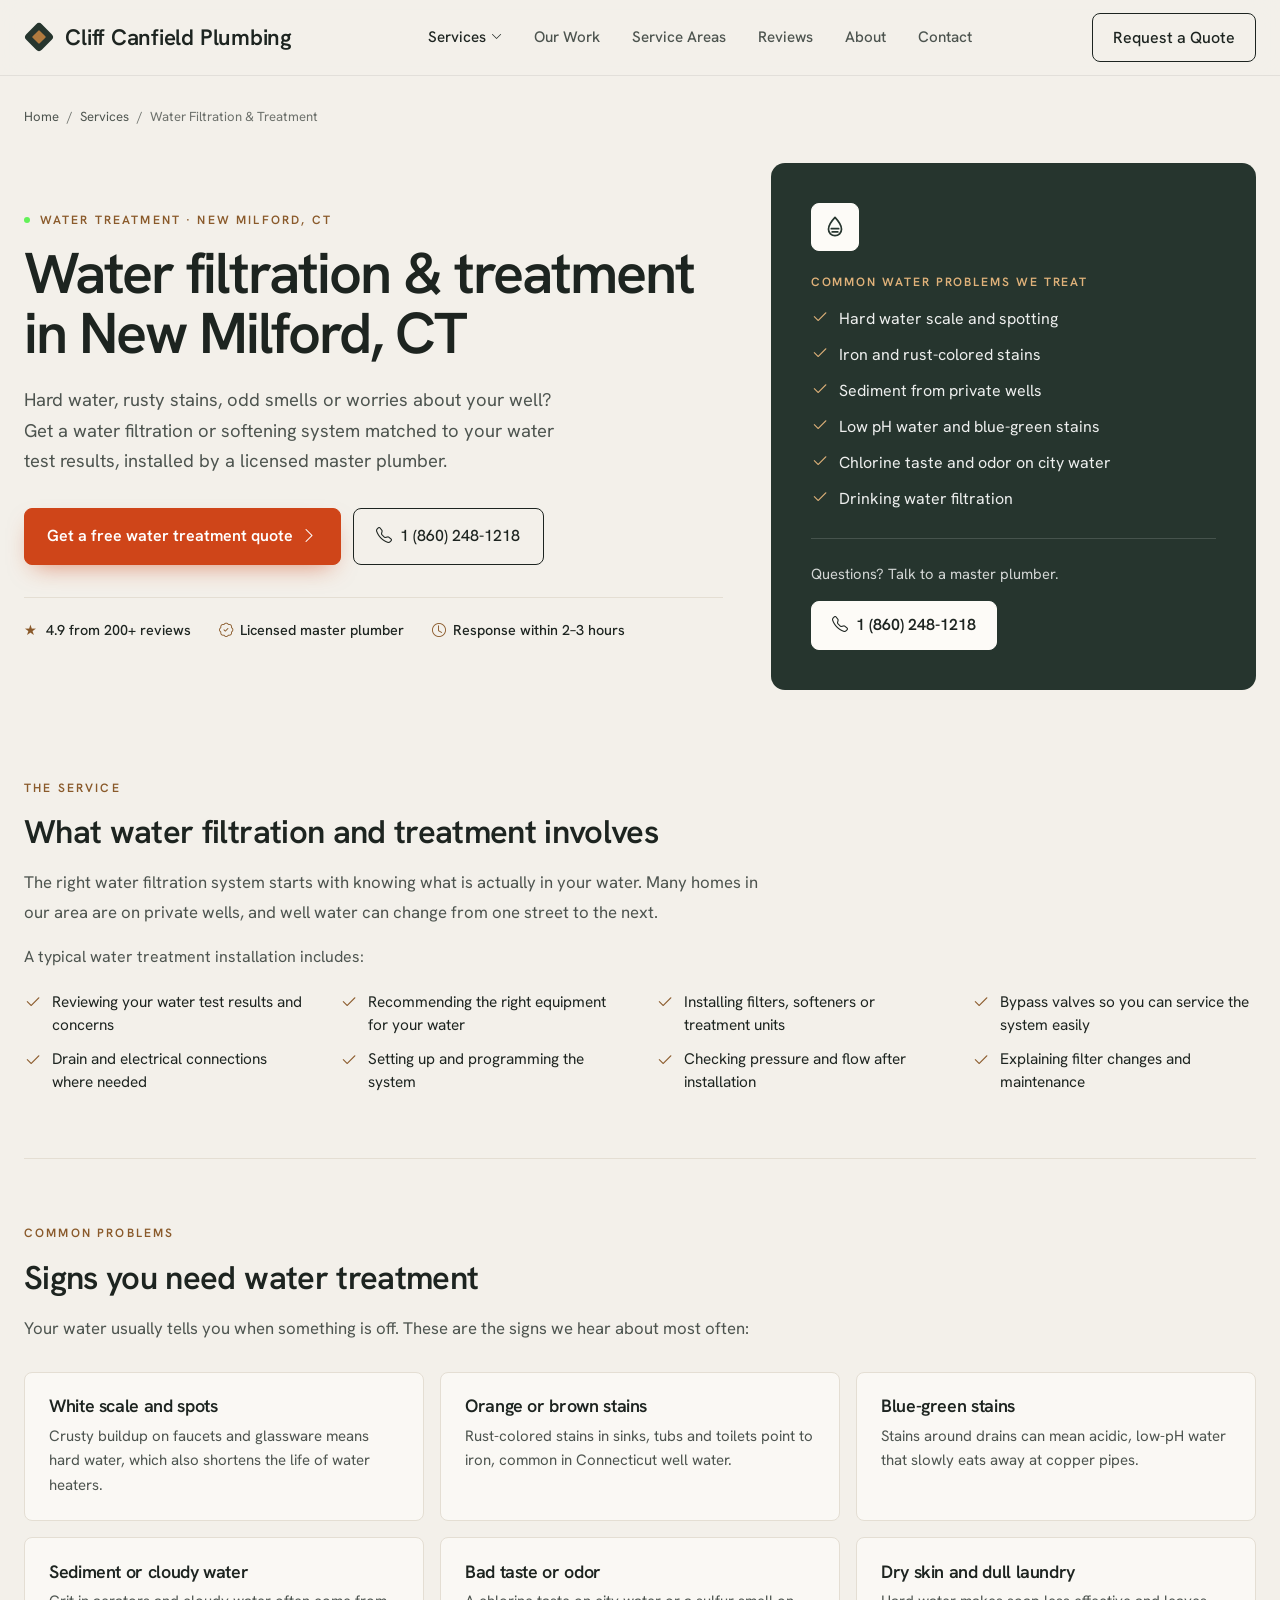
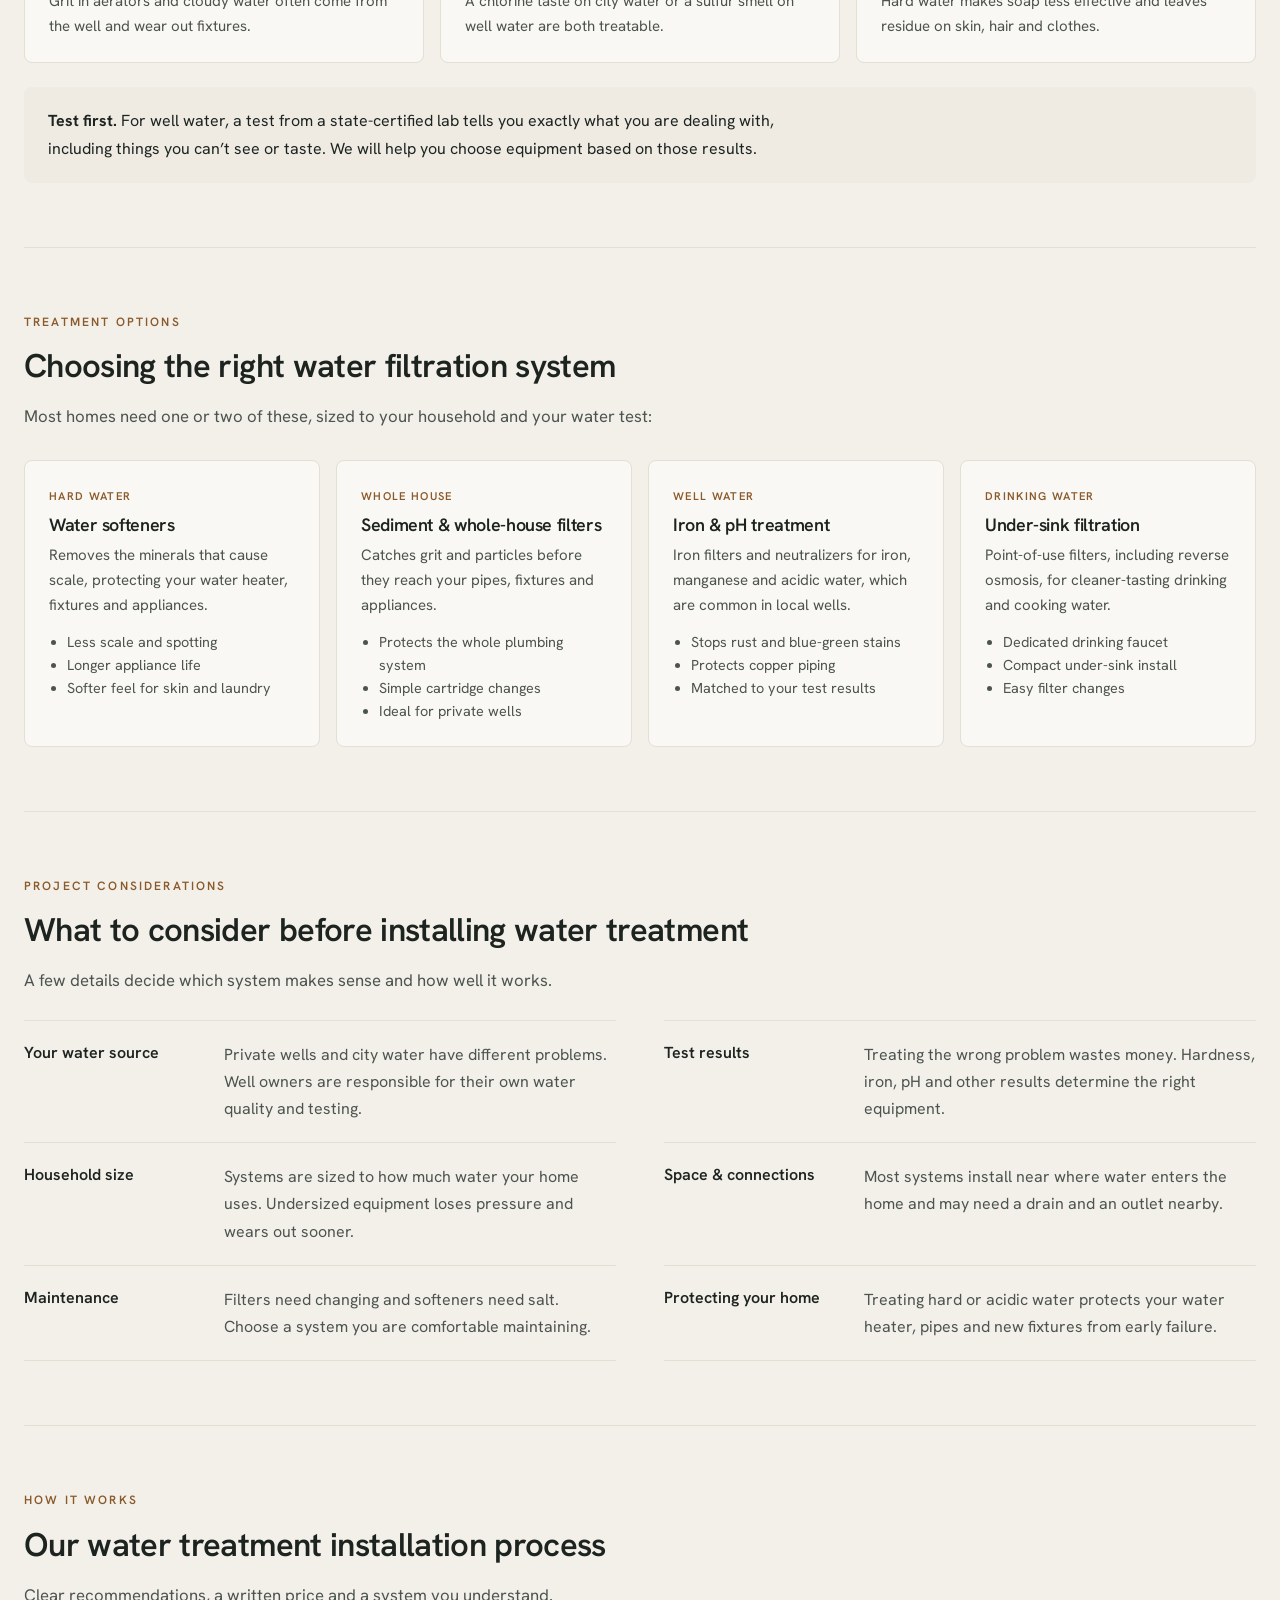
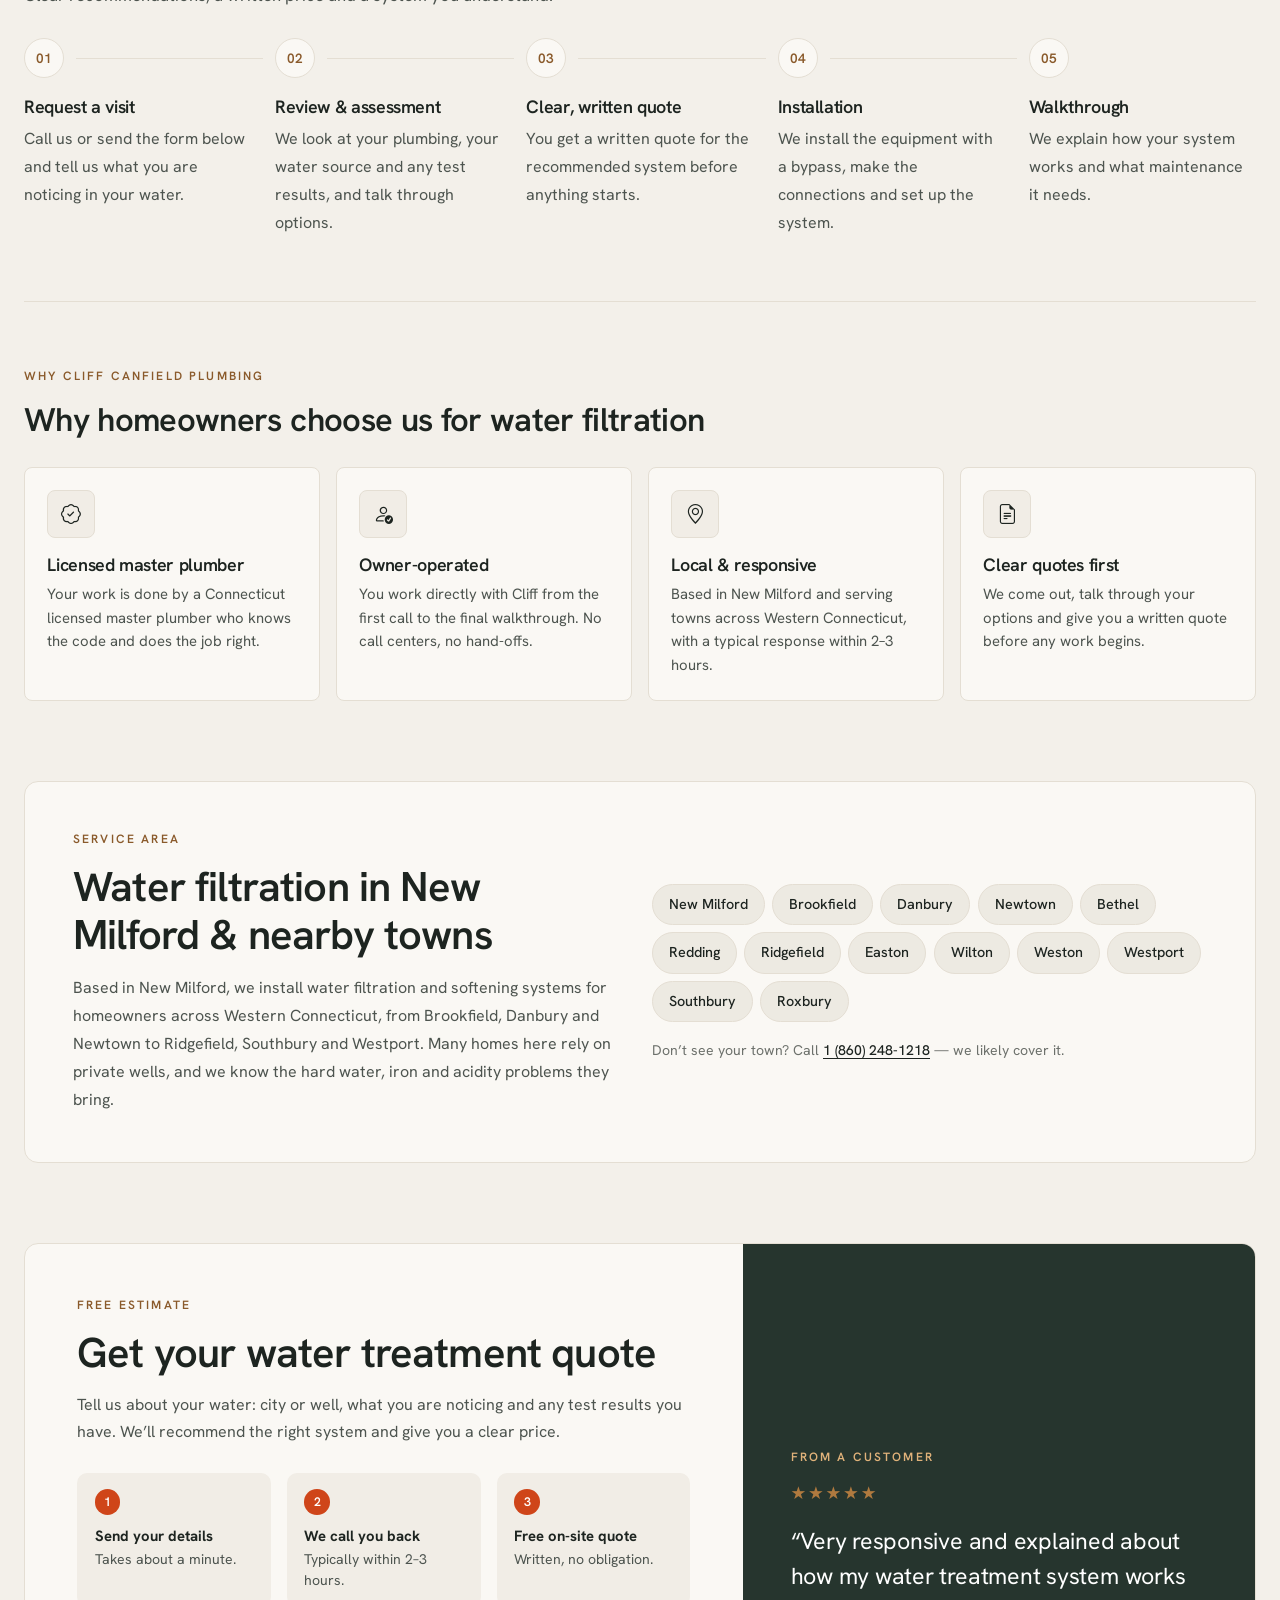
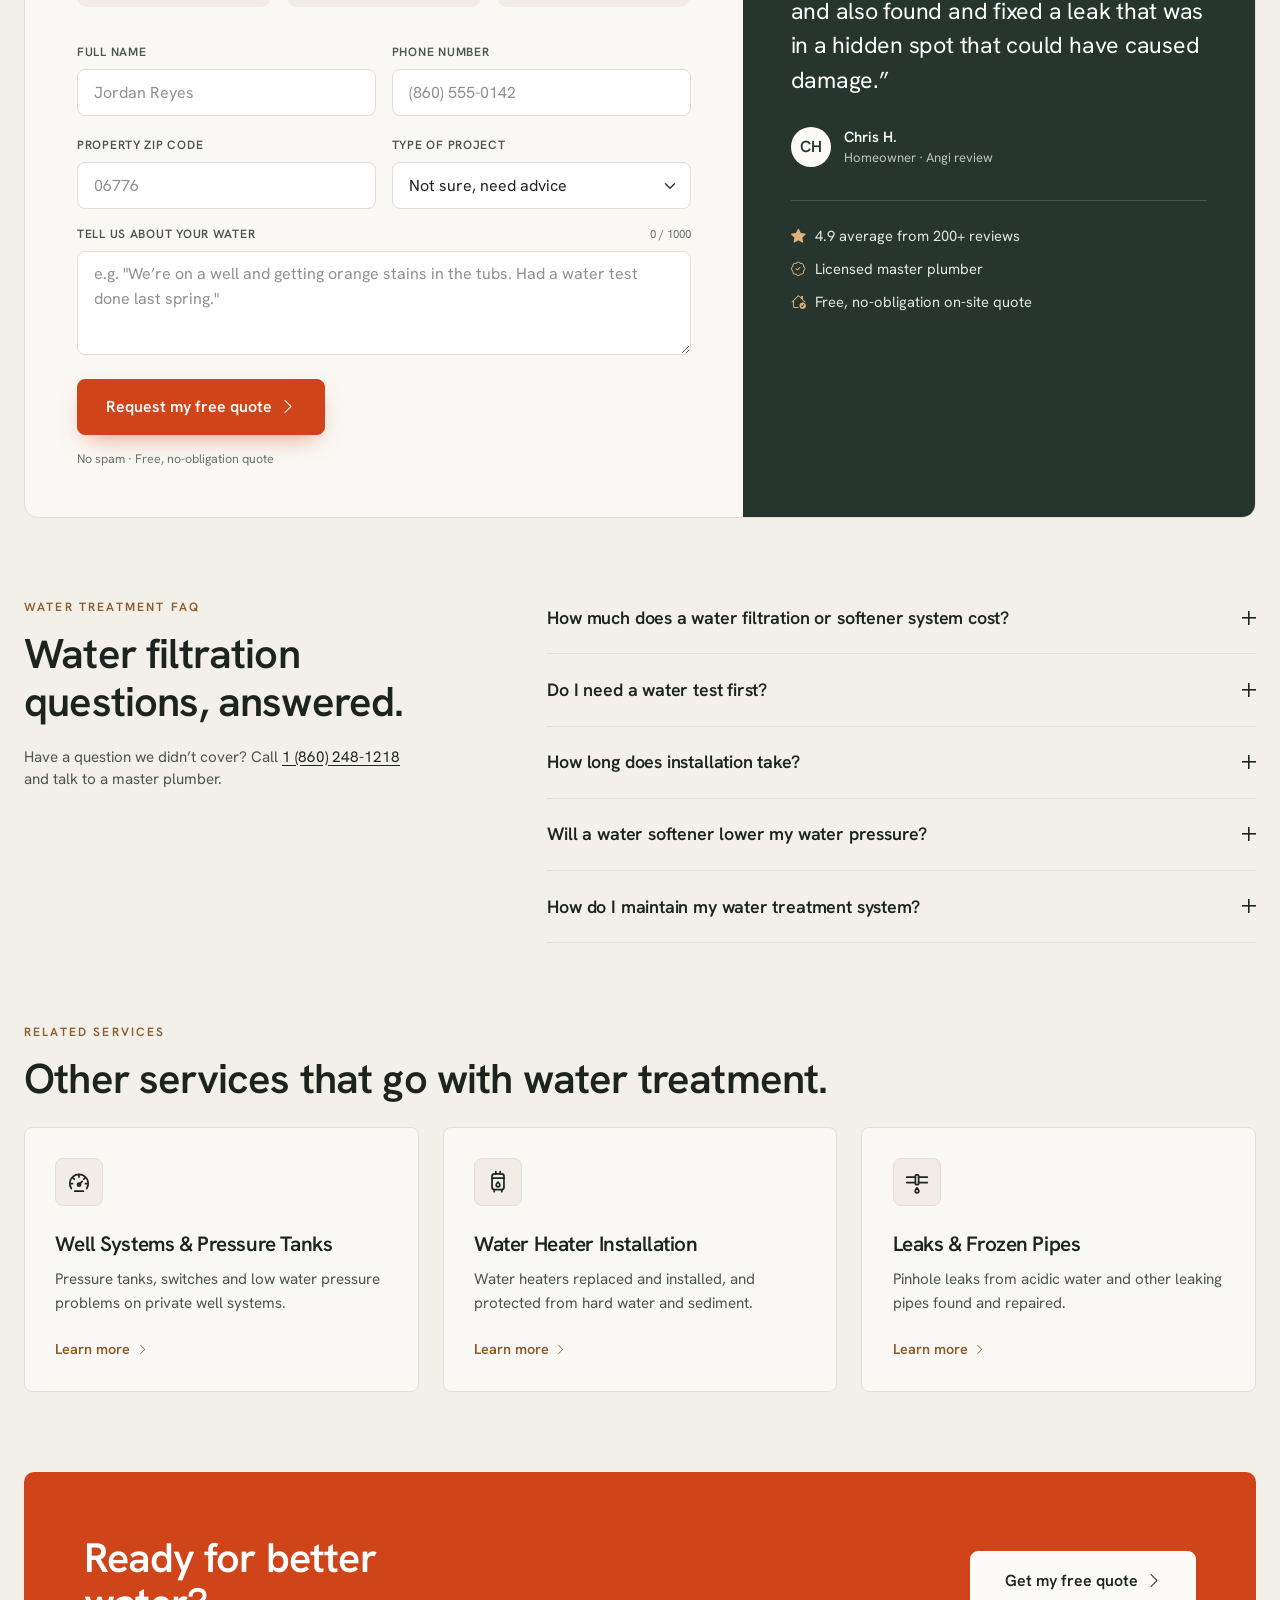
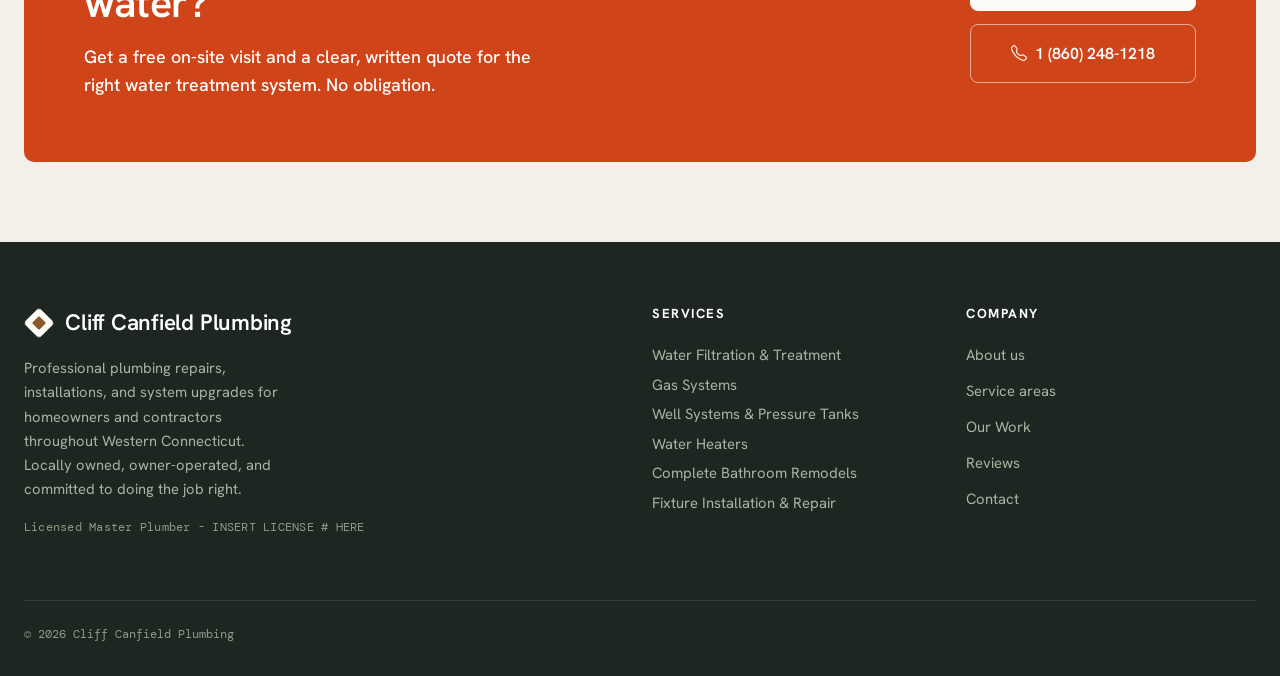
<file: website/services/water-filtration-treatment/index.html>
<!doctype html>
<html lang="en">
<head>
  <meta charset="utf-8">
  <meta name="viewport" content="width=device-width, initial-scale=1">
  <meta name="robots" content="index, follow">
  <meta property="og:type" content="website">
  <meta property="og:site_name" content="Cliff Canfield Plumbing">
  <meta property="og:title" content="Water Filtration in New Milford, CT | Cliff Canfield Plumbing">
  <meta property="og:description" content="Water filtration, softeners and treatment systems in New Milford, Danbury and nearby CT towns. Well and city water, licensed master plumber.">
  <meta property="og:locale" content="en_US">
  <title>Water Filtration in New Milford, CT | Cliff Canfield Plumbing</title>
  <meta name="description" content="Water filtration, softeners and treatment systems in New Milford, Danbury and nearby CT towns. Well and city water, licensed master plumber.">

  <!-- Fonts -->
  <link rel="preconnect" href="https://fonts.googleapis.com">
  <link rel="preconnect" href="https://fonts.gstatic.com" crossorigin>
  <link href="https://fonts.googleapis.com/css2?family=DM+Mono:wght@400;500&family=Hanken+Grotesk:wght@400;500;600;700&display=swap" rel="stylesheet">

  <!-- Bootstrap + Bootstrap Icons -->
  <link href="https://cdn.jsdelivr.net/npm/bootstrap@5.3.3/dist/css/bootstrap.min.css" rel="stylesheet">
  <link href="https://cdn.jsdelivr.net/npm/bootstrap-icons@1.11.3/font/bootstrap-icons.min.css" rel="stylesheet">

  <link href="../../css/styles.css" rel="stylesheet">
  <script type="application/ld+json">
{
  "@context": "https://schema.org",
  "@type": "Service",
  "serviceType": "Water Filtration & Treatment",
  "name": "Water Filtration & Treatment in New Milford, CT",
  "description": "Water filtration, softeners and treatment systems in New Milford, Danbury and nearby CT towns. Well and city water, licensed master plumber.",
  "provider": {
    "@type": "Plumber",
    "name": "Cliff Canfield Plumbing",
    "telephone": "+1-860-248-1218",
    "address": {
      "@type": "PostalAddress",
      "addressLocality": "New Milford",
      "addressRegion": "CT",
      "addressCountry": "US"
    },
    "areaServed": [
      {
        "@type": "City",
        "name": "New Milford, CT"
      },
      {
        "@type": "City",
        "name": "Brookfield, CT"
      },
      {
        "@type": "City",
        "name": "Danbury, CT"
      },
      {
        "@type": "City",
        "name": "Newtown, CT"
      },
      {
        "@type": "City",
        "name": "Bethel, CT"
      },
      {
        "@type": "City",
        "name": "Redding, CT"
      },
      {
        "@type": "City",
        "name": "Ridgefield, CT"
      },
      {
        "@type": "City",
        "name": "Easton, CT"
      },
      {
        "@type": "City",
        "name": "Wilton, CT"
      },
      {
        "@type": "City",
        "name": "Weston, CT"
      },
      {
        "@type": "City",
        "name": "Westport, CT"
      },
      {
        "@type": "City",
        "name": "Southbury, CT"
      },
      {
        "@type": "City",
        "name": "Roxbury, CT"
      }
    ]
  },
  "areaServed": [
    {
      "@type": "City",
      "name": "New Milford, CT"
    },
    {
      "@type": "City",
      "name": "Brookfield, CT"
    },
    {
      "@type": "City",
      "name": "Danbury, CT"
    },
    {
      "@type": "City",
      "name": "Newtown, CT"
    },
    {
      "@type": "City",
      "name": "Bethel, CT"
    },
    {
      "@type": "City",
      "name": "Redding, CT"
    },
    {
      "@type": "City",
      "name": "Ridgefield, CT"
    },
    {
      "@type": "City",
      "name": "Easton, CT"
    },
    {
      "@type": "City",
      "name": "Wilton, CT"
    },
    {
      "@type": "City",
      "name": "Weston, CT"
    },
    {
      "@type": "City",
      "name": "Westport, CT"
    },
    {
      "@type": "City",
      "name": "Southbury, CT"
    },
    {
      "@type": "City",
      "name": "Roxbury, CT"
    }
  ]
}
  </script>
  <script type="application/ld+json">
{
  "@context": "https://schema.org",
  "@type": "FAQPage",
  "mainEntity": [
    {
      "@type": "Question",
      "name": "How much does a water filtration or softener system cost?",
      "acceptedAnswer": {
        "@type": "Answer",
        "text": "It depends on what your water needs, the size of your household and the type of equipment. A single sediment filter costs far less than a combined softener and iron treatment system. We give you a written quote after a free on-site visit, so you know the full price before work starts."
      }
    },
    {
      "@type": "Question",
      "name": "Do I need a water test first?",
      "acceptedAnswer": {
        "@type": "Answer",
        "text": "For well water, yes. A test from a state-certified lab shows hardness, iron, pH and other contaminants so the system can be matched to your water. If you already have recent results, have them handy for your visit."
      }
    },
    {
      "@type": "Question",
      "name": "How long does installation take?",
      "acceptedAnswer": {
        "@type": "Answer",
        "text": "Most single systems, such as a softener or whole-house filter, are installed in one visit. Combined systems or installs that need new drain or electrical connections can take longer. We will give you a timeline with your quote."
      }
    },
    {
      "@type": "Question",
      "name": "Will a water softener lower my water pressure?",
      "acceptedAnswer": {
        "@type": "Answer",
        "text": "A correctly sized system should not noticeably change your pressure. Pressure problems usually come from undersized equipment or clogged filters, which is why sizing and maintenance matter."
      }
    },
    {
      "@type": "Question",
      "name": "How do I maintain my water treatment system?",
      "acceptedAnswer": {
        "@type": "Answer",
        "text": "Softeners need salt added periodically, and filters need cartridges changed on a schedule that depends on your water and usage. We will show you what your system needs when we install it."
      }
    }
  ]
}
  </script>
</head>
<body>

  <!-- ============ HEADER ============ -->
  <header class="site-header fixed-top">
    <div class="announcement d-lg-none">
      <!-- <i class="bi bi-lightning-charge"></i> Free plumbing inspection -->
    </div>
    <nav class="navbar navbar-expand-lg" aria-label="Main navigation">
      <div class="container-xxl px-3 px-lg-4">
        <a class="navbar-brand brand" href="../../">
          <span class="brand-mark" aria-hidden="true"></span>
          Cliff Canfield Plumbing
        </a>
        <button class="navbar-toggler border-0 shadow-none" type="button" data-bs-toggle="collapse" data-bs-target="#mainNav" aria-controls="mainNav" aria-expanded="false" aria-label="Toggle navigation">
          <i class="bi bi-list"></i>
        </button>
        <div class="collapse navbar-collapse" id="mainNav">
          <ul class="navbar-nav mx-auto">
            <li class="nav-item dropdown nav-services">
              <a class="nav-link dropdown-toggle active" href="../../#services" role="button" data-bs-toggle="dropdown" aria-expanded="false">Services</a>
              <div class="dropdown-menu services-menu">
                <div class="services-menu-grid">
                  <div>
                    <p class="services-menu-title">Larger projects</p>
                    <ul>
                      <li><a class="dropdown-item" href="../../services/bathroom-remodels/">Bathroom Remodels</a></li>
                      <li><a class="dropdown-item" href="../../services/water-heater-installation/">Water Heater Installation</a></li>
                      <li><a class="dropdown-item active" aria-current="page" href="../../services/water-filtration-treatment/">Water Filtration &amp; Treatment</a></li>
                      <li><a class="dropdown-item" href="../../services/well-systems-pressure-tanks/">Well Systems &amp; Pressure Tanks</a></li>
                      <li><a class="dropdown-item" href="../../services/gas-systems/">Gas Systems</a></li>
                    </ul>
                  </div>
                  <div>
                    <p class="services-menu-title">Repairs &amp; everyday service</p>
                    <ul>
                      <li><a class="dropdown-item" href="../../services/plumbing-repairs/">Plumbing Repairs</a></li>
                      <li><a class="dropdown-item" href="../../services/fixture-installation-repair/">Fixture Installation &amp; Repair</a></li>
                      <li><a class="dropdown-item" href="../../services/leak-frozen-pipe-repair/">Leaks &amp; Frozen Pipes</a></li>
                      <li><a class="dropdown-item" href="../../services/toilet-repair-replacement/">Toilet Repair &amp; Replacement</a></li>
                    </ul>
                  </div>
                </div>
                <a class="services-menu-all" href="../../#services">View all services <i class="bi bi-chevron-right"></i></a>
              </div>
            </li>
            <li class="nav-item"><a class="nav-link" href="../../#projects">Our Work</a></li>
            <li class="nav-item"><a class="nav-link" href="../../#service-area">Service Areas</a></li>
            <li class="nav-item"><a class="nav-link" href="../../reviews.html">Reviews</a></li>
            <li class="nav-item"><a class="nav-link" href="../../#about">About</a></li>
            <li class="nav-item"><a class="nav-link" href="../../#contact">Contact</a></li>
          </ul>
          <a href="#estimate" class="btn btn-outline-ink">Request a Quote</a>
        </div>
      </div>
    </nav>
  </header>

  <main id="top" class="page-service">

    <!-- ============ SERVICE HERO ============ -->
    <section class="svc-hero">
      <div class="container-xxl px-3 px-lg-4">
        <nav class="svc-breadcrumb" aria-label="Breadcrumb">
          <ol class="breadcrumb">
            <li class="breadcrumb-item"><a href="../../">Home</a></li>
            <li class="breadcrumb-item"><a href="../../#services">Services</a></li>
            <li class="breadcrumb-item active" aria-current="page">Water Filtration &amp; Treatment</li>
          </ol>
        </nav>
        <div class="row g-4 g-lg-5 align-items-center">
          <div class="col-lg-6 col-xl-7">
            <p class="eyebrow"><span class="dot"></span>Water treatment · New Milford, CT</p>
            <h1 class="svc-title">Water filtration &amp; treatment in New Milford, CT</h1>
            <p class="svc-lead">Hard water, rusty stains, odd smells or worries about your well? Get a water filtration or softening system matched to your water test results, installed by a licensed master plumber.</p>
            <div class="svc-hero-actions">
              <a href="#estimate" class="btn btn-brand">Get a free water treatment quote <i class="bi bi-chevron-right ms-1"></i></a>
              <a href="tel:+18602481218" class="btn btn-outline-ink"><i class="bi bi-telephone me-2"></i>1 (860) 248-1218</a>
            </div>
            <ul class="svc-trust">
              <li><span class="star">★</span> 4.9 from 200+ reviews</li>
              <li><i class="bi bi-patch-check"></i> Licensed master plumber</li>
              <li><i class="bi bi-clock"></i> Response within 2&ndash;3 hours</li>
            </ul>
          </div>
          <div class="col-lg-6 col-xl-5">
            <!-- Add a real job photo here later: replace this panel with a <figure class="svc-hero-media">. -->
            <div class="svc-hero-panel">
              <span class="icon-box"><svg class="svc-icon" viewBox="0 0 24 24" fill="none" stroke="currentColor" stroke-width="1.6" stroke-linecap="round" stroke-linejoin="round" aria-hidden="true"><path d="M12 3.2S6 9.6 6 14a6 6 0 0 0 12 0c0-4.4-6-10.8-6-10.8Z"/><path d="M8.6 13.5h6.8M9.4 16.5h5.2"/></svg></span>
              <p class="svc-hero-panel-title">Common water problems we treat</p>
              <ul class="svc-hero-panel-list">
                <li><i class="bi bi-check2"></i>Hard water scale and spotting</li>
                <li><i class="bi bi-check2"></i>Iron and rust-colored stains</li>
                <li><i class="bi bi-check2"></i>Sediment from private wells</li>
                <li><i class="bi bi-check2"></i>Low pH water and blue-green stains</li>
                <li><i class="bi bi-check2"></i>Chlorine taste and odor on city water</li>
                <li><i class="bi bi-check2"></i>Drinking water filtration</li>
              </ul>
              <div class="svc-hero-panel-call">
                <span>Questions? Talk to a master plumber.</span>
                <a href="tel:+18602481218" class="btn btn-cream"><i class="bi bi-telephone me-2"></i>1 (860) 248-1218</a>
              </div>
            </div>
          </div>
        </div>
      </div>
    </section>

    <!-- ============ MAIN CONTENT ============ -->
    <section class="section svc-content" id="details">
      <div class="container-xxl px-3 px-lg-4">
        <div class="row g-4 g-lg-5">
          <article class="col-12 svc-article svc-article-full">

            <section id="what-it-involves">
              <p class="eyebrow">The service</p>
              <h2>What water filtration and treatment involves</h2>
              <p class="section-intro">The right water filtration system starts with knowing what is actually in your water. Many homes in our area are on private wells, and well water can change from one street to the next.</p>
              <p>A typical water treatment installation includes:</p>
              <ul class="check-list">
                <li><i class="bi bi-check2"></i>Reviewing your water test results and concerns</li>
                <li><i class="bi bi-check2"></i>Recommending the right equipment for your water</li>
                <li><i class="bi bi-check2"></i>Installing filters, softeners or treatment units</li>
                <li><i class="bi bi-check2"></i>Bypass valves so you can service the system easily</li>
                <li><i class="bi bi-check2"></i>Drain and electrical connections where needed</li>
                <li><i class="bi bi-check2"></i>Setting up and programming the system</li>
                <li><i class="bi bi-check2"></i>Checking pressure and flow after installation</li>
                <li><i class="bi bi-check2"></i>Explaining filter changes and maintenance</li>
              </ul>
            </section>

            <section id="warning-signs">
              <p class="eyebrow">Common problems</p>
              <h2>Signs you need water treatment</h2>
              <p class="section-intro">Your water usually tells you when something is off. These are the signs we hear about most often:</p>
              <div class="info-grid cols-3">
                <div class="info-card"><h3>White scale and spots</h3><p>Crusty buildup on faucets and glassware means hard water, which also shortens the life of water heaters.</p></div>
                <div class="info-card"><h3>Orange or brown stains</h3><p>Rust-colored stains in sinks, tubs and toilets point to iron, common in Connecticut well water.</p></div>
                <div class="info-card"><h3>Blue-green stains</h3><p>Stains around drains can mean acidic, low-pH water that slowly eats away at copper pipes.</p></div>
                <div class="info-card"><h3>Sediment or cloudy water</h3><p>Grit in aerators and cloudy water often come from the well and wear out fixtures.</p></div>
                <div class="info-card"><h3>Bad taste or odor</h3><p>A chlorine taste on city water or a sulfur smell on well water are both treatable.</p></div>
                <div class="info-card"><h3>Dry skin and dull laundry</h3><p>Hard water makes soap less effective and leaves residue on skin, hair and clothes.</p></div>
              </div>
              <div class="svc-callout">
                <p><strong>Test first.</strong> For well water, a test from a state-certified lab tells you exactly what you are dealing with, including things you can&rsquo;t see or taste. We will help you choose equipment based on those results.</p>
              </div>
            </section>

            <section id="options">
              <p class="eyebrow">Treatment options</p>
              <h2>Choosing the right water filtration system</h2>
              <p class="section-intro">Most homes need one or two of these, sized to your household and your water test:</p>
              <div class="info-grid">
                <div class="info-card">
                  <span class="info-tag">Hard water</span>
                  <h3>Water softeners</h3>
                  <p>Removes the minerals that cause scale, protecting your water heater, fixtures and appliances.</p>
                  <ul><li>Less scale and spotting</li><li>Longer appliance life</li><li>Softer feel for skin and laundry</li></ul>
                </div>
                <div class="info-card">
                  <span class="info-tag">Whole house</span>
                  <h3>Sediment &amp; whole-house filters</h3>
                  <p>Catches grit and particles before they reach your pipes, fixtures and appliances.</p>
                  <ul><li>Protects the whole plumbing system</li><li>Simple cartridge changes</li><li>Ideal for private wells</li></ul>
                </div>
                <div class="info-card">
                  <span class="info-tag">Well water</span>
                  <h3>Iron &amp; pH treatment</h3>
                  <p>Iron filters and neutralizers for iron, manganese and acidic water, which are common in local wells.</p>
                  <ul><li>Stops rust and blue-green stains</li><li>Protects copper piping</li><li>Matched to your test results</li></ul>
                </div>
                <div class="info-card">
                  <span class="info-tag">Drinking water</span>
                  <h3>Under-sink filtration</h3>
                  <p>Point-of-use filters, including reverse osmosis, for cleaner-tasting drinking and cooking water.</p>
                  <ul><li>Dedicated drinking faucet</li><li>Compact under-sink install</li><li>Easy filter changes</li></ul>
                </div>
              </div>
            </section>

            <section id="considerations">
              <p class="eyebrow">Project considerations</p>
              <h2>What to consider before installing water treatment</h2>
              <p class="section-intro">A few details decide which system makes sense and how well it works.</p>
              <dl class="consider-list">
                <div><dt>Your water source</dt><dd>Private wells and city water have different problems. Well owners are responsible for their own water quality and testing.</dd></div>
                <div><dt>Test results</dt><dd>Treating the wrong problem wastes money. Hardness, iron, pH and other results determine the right equipment.</dd></div>
                <div><dt>Household size</dt><dd>Systems are sized to how much water your home uses. Undersized equipment loses pressure and wears out sooner.</dd></div>
                <div><dt>Space &amp; connections</dt><dd>Most systems install near where water enters the home and may need a drain and an outlet nearby.</dd></div>
                <div><dt>Maintenance</dt><dd>Filters need changing and softeners need salt. Choose a system you are comfortable maintaining.</dd></div>
                <div><dt>Protecting your home</dt><dd>Treating hard or acidic water protects your water heater, pipes and new fixtures from early failure.</dd></div>
              </dl>
            </section>

            <section id="process">
              <p class="eyebrow">How it works</p>
              <h2>Our water treatment installation process</h2>
              <p class="section-intro">Clear recommendations, a written price and a system you understand.</p>
              <ol class="svc-steps" style="--steps:5">
                <li><h3>Request a visit</h3><p>Call us or send the form below and tell us what you are noticing in your water.</p></li>
                <li><h3>Review &amp; assessment</h3><p>We look at your plumbing, your water source and any test results, and talk through options.</p></li>
                <li><h3>Clear, written quote</h3><p>You get a written quote for the recommended system before anything starts.</p></li>
                <li><h3>Installation</h3><p>We install the equipment with a bypass, make the connections and set up the system.</p></li>
                <li><h3>Walkthrough</h3><p>We explain how your system works and what maintenance it needs.</p></li>
              </ol>
            </section>

            <section id="why-us">
              <p class="eyebrow">Why Cliff Canfield Plumbing</p>
              <h2>Why homeowners choose us for water filtration</h2>
              <div class="why-grid">
                <div class="why-item"><span class="icon-box"><i class="bi bi-patch-check"></i></span><div><h3>Licensed master plumber</h3><p>Your work is done by a Connecticut licensed master plumber who knows the code and does the job right.</p></div></div>
                <div class="why-item"><span class="icon-box"><i class="bi bi-person-check"></i></span><div><h3>Owner-operated</h3><p>You work directly with Cliff from the first call to the final walkthrough. No call centers, no hand-offs.</p></div></div>
                <div class="why-item"><span class="icon-box"><i class="bi bi-geo-alt"></i></span><div><h3>Local &amp; responsive</h3><p>Based in New Milford and serving towns across Western Connecticut, with a typical response within 2&ndash;3 hours.</p></div></div>
                <div class="why-item"><span class="icon-box"><i class="bi bi-file-earmark-text"></i></span><div><h3>Clear quotes first</h3><p>We come out, talk through your options and give you a written quote before any work begins.</p></div></div>
              </div>
            </section>

          </article>
        </div>
      </div>
    </section>

    <!-- ============ SERVICE AREA (generated) ============ -->
    <section class="section pt-0" id="service-area">
      <div class="container-xxl px-3 px-lg-4">
        <div class="svc-area">
          <div class="row g-4 align-items-center">
            <div class="col-lg-6">
              <p class="eyebrow">Service area</p>
              <h2 class="section-title">Water filtration in New Milford &amp; nearby towns</h2>
              <p class="svc-area-text">Based in New Milford, we install water filtration and softening systems for homeowners across Western Connecticut, from Brookfield, Danbury and Newtown to Ridgefield, Southbury and Westport. Many homes here rely on private wells, and we know the hard water, iron and acidity problems they bring.</p>
            </div>
            <div class="col-lg-6">
              <ul class="area-chips svc-area-chips" aria-label="Towns we serve">
                  <li>New Milford</li>
                  <li>Brookfield</li>
                  <li>Danbury</li>
                  <li>Newtown</li>
                  <li>Bethel</li>
                  <li>Redding</li>
                  <li>Ridgefield</li>
                  <li>Easton</li>
                  <li>Wilton</li>
                  <li>Weston</li>
                  <li>Westport</li>
                  <li>Southbury</li>
                  <li>Roxbury</li>
              </ul>
              <p class="svc-area-note">Don&rsquo;t see your town? Call <a href="tel:+18602481218">1 (860) 248-1218</a> &mdash; we likely cover it.</p>
            </div>
          </div>
        </div>
      </div>
    </section>

    <!-- ============ ESTIMATE + REVIEW ============ -->
    <section class="section pt-0" id="estimate">
      <div class="container-xxl px-3 px-lg-4">
        <div class="estimate-card">
          <div class="row g-0">
            <div class="col-lg-7">
              <div class="estimate-main">
                <p class="eyebrow">Free estimate</p>
                <h2 class="section-title">Get your water treatment quote</h2>
                <p class="lead-text">Tell us about your water: city or well, what you are noticing and any test results you have. We&rsquo;ll recommend the right system and give you a clear price.</p>
                <ol class="next-steps">
                  <li><strong>Send your details</strong>Takes about a minute.</li>
                  <li><strong>We call you back</strong>Typically within 2&ndash;3 hours.</li>
                  <li><strong>Free on-site quote</strong>Written, no obligation.</li>
                </ol>

                <div id="quoteFormWrap">
                  <form id="quoteForm" class="estimate-form" action="../../send-lead.php" method="post" novalidate>
                    <div class="hp-field" aria-hidden="true"><label>Leave this field empty<input type="text" name="company_website" tabindex="-1" autocomplete="off"></label></div>
                    <div class="row g-3">
                      <div class="col-md-6">
                        <label for="fullName" class="form-label">Full name</label>
                        <input type="text" class="form-control" id="fullName" name="fullName" placeholder="Jordan Reyes" autocomplete="name" required>
                        <div class="invalid-feedback">Please enter your name.</div>
                      </div>
                      <div class="col-md-6">
                        <label for="phone" class="form-label">Phone number</label>
                        <input type="tel" class="form-control" id="phone" name="phone" placeholder="(860) 555-0142" inputmode="tel" autocomplete="tel" pattern="\(\d{3}\) \d{3}-\d{4}" required>
                        <div class="invalid-feedback">Enter a 10-digit phone number.</div>
                      </div>
                      <div class="col-md-6">
                        <label for="zip" class="form-label">Property ZIP code</label>
                        <input type="text" class="form-control" id="zip" name="zip" placeholder="06776" inputmode="numeric" maxlength="5" pattern="\d{5}" autocomplete="postal-code" required>
                        <div class="invalid-feedback">Enter a 5-digit ZIP code.</div>
                      </div>
                      <div class="col-md-6">
                        <label for="projectType" class="form-label">Type of project</label>
                        <select class="form-select" id="projectType" name="projectType" required>
                          <option value="Water Treatment" selected>Not sure, need advice</option>
                          <option value="Water Softener">Water softener</option>
                          <option value="Whole-House Filtration">Whole-house or sediment filter</option>
                          <option value="Iron / pH Treatment">Iron or pH treatment</option>
                          <option value="Drinking Water Filter">Drinking water (under-sink) filter</option>
                          <option value="Other">Something else</option>
                        </select>
                      </div>
                      <div class="col-12">
                        <div class="d-flex justify-content-between align-items-baseline">
                          <label for="projectDetails" class="form-label">Tell us about your water</label>
                          <span class="char-count" id="detailsCount" aria-live="polite">0 / 1000</span>
                        </div>
                        <textarea class="form-control" id="projectDetails" name="projectDetails" rows="3" maxlength="1000" placeholder="e.g. &quot;We&rsquo;re on a well and getting orange stains in the tubs. Had a water test done last spring.&quot;" required></textarea>
                        <div class="invalid-feedback">Please add a few details about the job.</div>
                      </div>
                      <input type="hidden" name="sourcePage" value="Water Filtration &amp; Treatment">
                    </div>
                    <div class="mt-4">
                      <button type="submit" class="btn btn-brand">Request my free quote <i class="bi bi-chevron-right ms-1"></i></button>
                      <p class="form-note">No spam · Free, no-obligation quote</p>
                    </div>
                  </form>
                </div>

                <div id="quoteSuccess" class="estimate-success d-none" role="status" aria-live="polite">
                  <div class="success-icon"><i class="bi bi-check-lg"></i></div>
                  <h3 class="quote-title">Thanks, <span id="successName">neighbor</span>!</h3>
                  <p class="lead-text mb-4">Your request is in. We&rsquo;ll give you a call shortly to schedule your visit.</p>
                  <button type="button" class="btn btn-outline-ink" id="resetQuote">Submit another request</button>
                </div>
              </div>
            </div>

            <div class="col-lg-5">
              <div class="estimate-review">
                <p class="eyebrow">From a customer</p>
                <span class="stars" aria-label="5 out of 5 stars">★★★★★</span>
                <blockquote>&ldquo;Very responsive and explained about how my water treatment system works and also found and fixed a leak that was in a hidden spot that could have caused damage.&rdquo;</blockquote>
                <div class="reviewer">
                  <span class="avatar">CH</span>
                  <div><div class="name">Chris H.</div><div class="place">Homeowner · Angi review</div></div>
                </div>
                <div class="review-spacer"></div>
                <ul class="estimate-facts">
                  <li><i class="bi bi-star-fill"></i> 4.9 average from 200+ reviews</li>
                  <li><i class="bi bi-patch-check"></i> Licensed master plumber</li>
                  <li><i class="bi bi-house-check"></i> Free, no-obligation on-site quote</li>
                </ul>
              </div>
            </div>
          </div>
        </div>
      </div>
    </section>

    <!-- ============ FAQ ============ -->
    <section class="section pt-0" id="faq">
      <div class="container-xxl px-3 px-lg-4">
        <div class="row g-4">
          <div class="col-lg-5 col-xl-4">
            <div class="faq-intro">
              <p class="eyebrow">Water treatment FAQ</p>
              <h2 class="section-title">Water filtration questions, answered.</h2>
              <p class="faq-note d-none d-md-block">Have a question we didn&rsquo;t cover? Call <a href="tel:+18602481218">1 (860) 248-1218</a> and talk to a master plumber.</p>
            </div>
          </div>
          <div class="col-lg-7 offset-xl-1">
            <div class="accordion faq-accordion" id="svcFaq">
              <div class="accordion-item">
                <h3 class="accordion-header">
                  <button class="accordion-button collapsed" type="button" data-bs-toggle="collapse" data-bs-target="#sfaq1" aria-expanded="false" aria-controls="sfaq1">How much does a water filtration or softener system cost?</button>
                </h3>
                <div id="sfaq1" class="accordion-collapse collapse" data-bs-parent="#svcFaq">
                  <div class="accordion-body">It depends on what your water needs, the size of your household and the type of equipment. A single sediment filter costs far less than a combined softener and iron treatment system. We give you a written quote after a free on-site visit, so you know the full price before work starts.</div>
                </div>
              </div>
              <div class="accordion-item">
                <h3 class="accordion-header">
                  <button class="accordion-button collapsed" type="button" data-bs-toggle="collapse" data-bs-target="#sfaq2" aria-expanded="false" aria-controls="sfaq2">Do I need a water test first?</button>
                </h3>
                <div id="sfaq2" class="accordion-collapse collapse" data-bs-parent="#svcFaq">
                  <div class="accordion-body">For well water, yes. A test from a state-certified lab shows hardness, iron, pH and other contaminants so the system can be matched to your water. If you already have recent results, have them handy for your visit.</div>
                </div>
              </div>
              <div class="accordion-item">
                <h3 class="accordion-header">
                  <button class="accordion-button collapsed" type="button" data-bs-toggle="collapse" data-bs-target="#sfaq3" aria-expanded="false" aria-controls="sfaq3">How long does installation take?</button>
                </h3>
                <div id="sfaq3" class="accordion-collapse collapse" data-bs-parent="#svcFaq">
                  <div class="accordion-body">Most single systems, such as a softener or whole-house filter, are installed in one visit. Combined systems or installs that need new drain or electrical connections can take longer. We will give you a timeline with your quote.</div>
                </div>
              </div>
              <div class="accordion-item">
                <h3 class="accordion-header">
                  <button class="accordion-button collapsed" type="button" data-bs-toggle="collapse" data-bs-target="#sfaq4" aria-expanded="false" aria-controls="sfaq4">Will a water softener lower my water pressure?</button>
                </h3>
                <div id="sfaq4" class="accordion-collapse collapse" data-bs-parent="#svcFaq">
                  <div class="accordion-body">A correctly sized system should not noticeably change your pressure. Pressure problems usually come from undersized equipment or clogged filters, which is why sizing and maintenance matter.</div>
                </div>
              </div>
              <div class="accordion-item">
                <h3 class="accordion-header">
                  <button class="accordion-button collapsed" type="button" data-bs-toggle="collapse" data-bs-target="#sfaq5" aria-expanded="false" aria-controls="sfaq5">How do I maintain my water treatment system?</button>
                </h3>
                <div id="sfaq5" class="accordion-collapse collapse" data-bs-parent="#svcFaq">
                  <div class="accordion-body">Softeners need salt added periodically, and filters need cartridges changed on a schedule that depends on your water and usage. We will show you what your system needs when we install it.</div>
                </div>
              </div>
            </div>
          </div>
        </div>
      </div>
    </section>

    <!-- ============ RELATED SERVICES ============ -->
    <section class="section pt-0" id="related">
      <div class="container-xxl px-3 px-lg-4">
        <p class="eyebrow">Related services</p>
        <h2 class="section-title mb-4">Other services that go with water treatment.</h2>
        <div class="row g-3 g-lg-4">
          <div class="col-md-6 col-lg-4">
            <article class="service-card">
              <span class="icon-box"><svg class="svc-icon" viewBox="0 0 24 24" fill="none" stroke="currentColor" stroke-width="1.6" stroke-linecap="round" stroke-linejoin="round" aria-hidden="true"><path d="M4.9 18.1a8.5 8.5 0 1 1 14.2 0"/><path d="M12 14.5l3-3"/><circle cx="12" cy="14.5" r="1.4"/><path d="M12 6v1.4M6.6 8.4l1 1M17.4 8.4l-1 1M4.6 13.6H6M19.4 13.6H18"/><path d="M8 20.5h8"/></svg></span>
              <h3>Well Systems &amp; Pressure Tanks</h3>
              <p>Pressure tanks, switches and low water pressure problems on private well systems.</p>
              <a href="../../services/well-systems-pressure-tanks/" class="link-more">Learn more <i class="bi bi-chevron-right"></i></a>
            </article>
          </div>
          <div class="col-md-6 col-lg-4">
            <article class="service-card">
              <span class="icon-box"><svg class="svc-icon" viewBox="0 0 24 24" fill="none" stroke="currentColor" stroke-width="1.6" stroke-linecap="round" stroke-linejoin="round" aria-hidden="true"><rect x="6.5" y="4.5" width="11" height="14.5" rx="2.2"/><path d="M10 4.5V2.5M14 4.5V2.5M8.5 21v-2M15.5 21v-2M6.5 8.5h11"/><path d="M12 16.5a1.7 1.7 0 0 1-1.7-1.7c0-1.1 1.7-2.8 1.7-2.8s1.7 1.7 1.7 2.8a1.7 1.7 0 0 1-1.7 1.7Z"/></svg></span>
              <h3>Water Heater Installation</h3>
              <p>Water heaters replaced and installed, and protected from hard water and sediment.</p>
              <a href="../../services/water-heater-installation/" class="link-more">Learn more <i class="bi bi-chevron-right"></i></a>
            </article>
          </div>
          <div class="col-md-6 col-lg-4">
            <article class="service-card">
              <span class="icon-box"><svg class="svc-icon" viewBox="0 0 24 24" fill="none" stroke="currentColor" stroke-width="1.6" stroke-linecap="round" stroke-linejoin="round" aria-hidden="true"><path d="M2.5 7.5h8M2.5 12.5h8M13.5 7.5h8M13.5 12.5h8"/><rect x="10.5" y="5.5" width="3" height="9" rx=".8"/><path d="M12 22a1.7 1.7 0 0 1-1.7-1.7c0-1.1 1.7-2.9 1.7-2.9s1.7 1.8 1.7 2.9A1.7 1.7 0 0 1 12 22Z"/></svg></span>
              <h3>Leaks &amp; Frozen Pipes</h3>
              <p>Pinhole leaks from acidic water and other leaking pipes found and repaired.</p>
              <a href="../../services/leak-frozen-pipe-repair/" class="link-more">Learn more <i class="bi bi-chevron-right"></i></a>
            </article>
          </div>
        </div>
      </div>
    </section>

    <!-- ============ FINAL CTA ============ -->
    <section class="section pt-0" id="contact">
      <div class="container-xxl px-3 px-lg-4">
        <div class="cta-band">
          <div class="cta-copy">
            <h2>Ready for better water?</h2>
            <p>Get a free on-site visit and a clear, written quote for the right water treatment system. No obligation.</p>
          </div>
          <div class="cta-actions">
            <a href="#estimate" class="btn btn-cream">Get my free quote <i class="bi bi-chevron-right ms-1"></i></a>
            <a href="tel:+18602481218" class="btn btn-outline-cream"><i class="bi bi-telephone me-2"></i>1 (860) 248-1218</a>
          </div>
        </div>
      </div>
    </section>
  </main>

  <!-- ============ FOOTER ============ -->
  <footer class="site-footer" id="site-footer">
    <div class="container-xxl px-3 px-lg-4">
      <div class="row g-4">
        <div class="col-lg-5 col-xl-6">
          <a class="brand brand-light mb-3" href="../../">
            <span class="brand-mark brand-mark-light" aria-hidden="true"></span>
            Cliff Canfield Plumbing
          </a>
          <p class="footer-about">Professional plumbing repairs, installations, and system upgrades for homeowners and contractors throughout Western Connecticut. Locally owned, owner-operated, and committed to doing the job right.</p>
          <p class="mono-small footer-license d-none d-md-block">Licensed Master Plumber - INSERT LICENSE # HERE</p>
        </div>
        <div class="col-6 col-lg-3 d-none d-md-block">
          <h3 class="footer-heading">Services</h3>
          <ul class="footer-links">
            <li><a href="../../services/water-filtration-treatment/">Water Filtration & Treatment</a></li>
            <li><a href="../../services/gas-systems/">Gas Systems</a></li>
            <li><a href="../../services/well-systems-pressure-tanks/">Well Systems & Pressure Tanks</a></li>
            <li><a href="../../services/water-heater-installation/">Water Heaters</a></li>
            <li><a href="../../services/bathroom-remodels/">Complete Bathroom Remodels</a></li>
            <li><a href="../../services/fixture-installation-repair/">Fixture Installation & Repair</a></li>
          </ul>
        </div>
        <div class="col-6 col-lg-4 col-xl-3 d-none d-md-block">
          <h3 class="footer-heading">Company</h3>
          <ul class="footer-links footer-links-spaced">
            <li><a href="../../#about">About us</a></li>
            <li><a href="../../#service-area">Service areas</a></li>
            <li><a href="../../#projects">Our Work</a></li>
            <li><a href="../../reviews.html">Reviews</a></li>
            <li><a href="../../#contact">Contact</a></li>
          </ul>
        </div>
      </div>
      <div class="footer-bottom">
        <span>© <span id="year">2026</span> Cliff Canfield Plumbing </span>
      </div>
    </div>
  </footer>

  <!-- Mobile sticky action bar -->
  <div class="mobile-cta d-lg-none">
    <a href="tel:+18602481218" class="btn btn-outline-cream"><i class="bi bi-telephone me-2"></i>1 (860) 248-1218</a>
    <a href="#estimate" class="btn btn-brand">Get a free quote <i class="bi bi-chevron-right ms-1"></i></a>
  </div>

  <!-- Back to top -->
  <button type="button" class="back-to-top" id="backToTop" aria-label="Back to top">
    <i class="bi bi-arrow-up"></i>
  </button>

  <script src="https://cdn.jsdelivr.net/npm/bootstrap@5.3.3/dist/js/bootstrap.bundle.min.js"></script>
  <script src="../../js/main.js"></script>
</body>
</html>
</file>
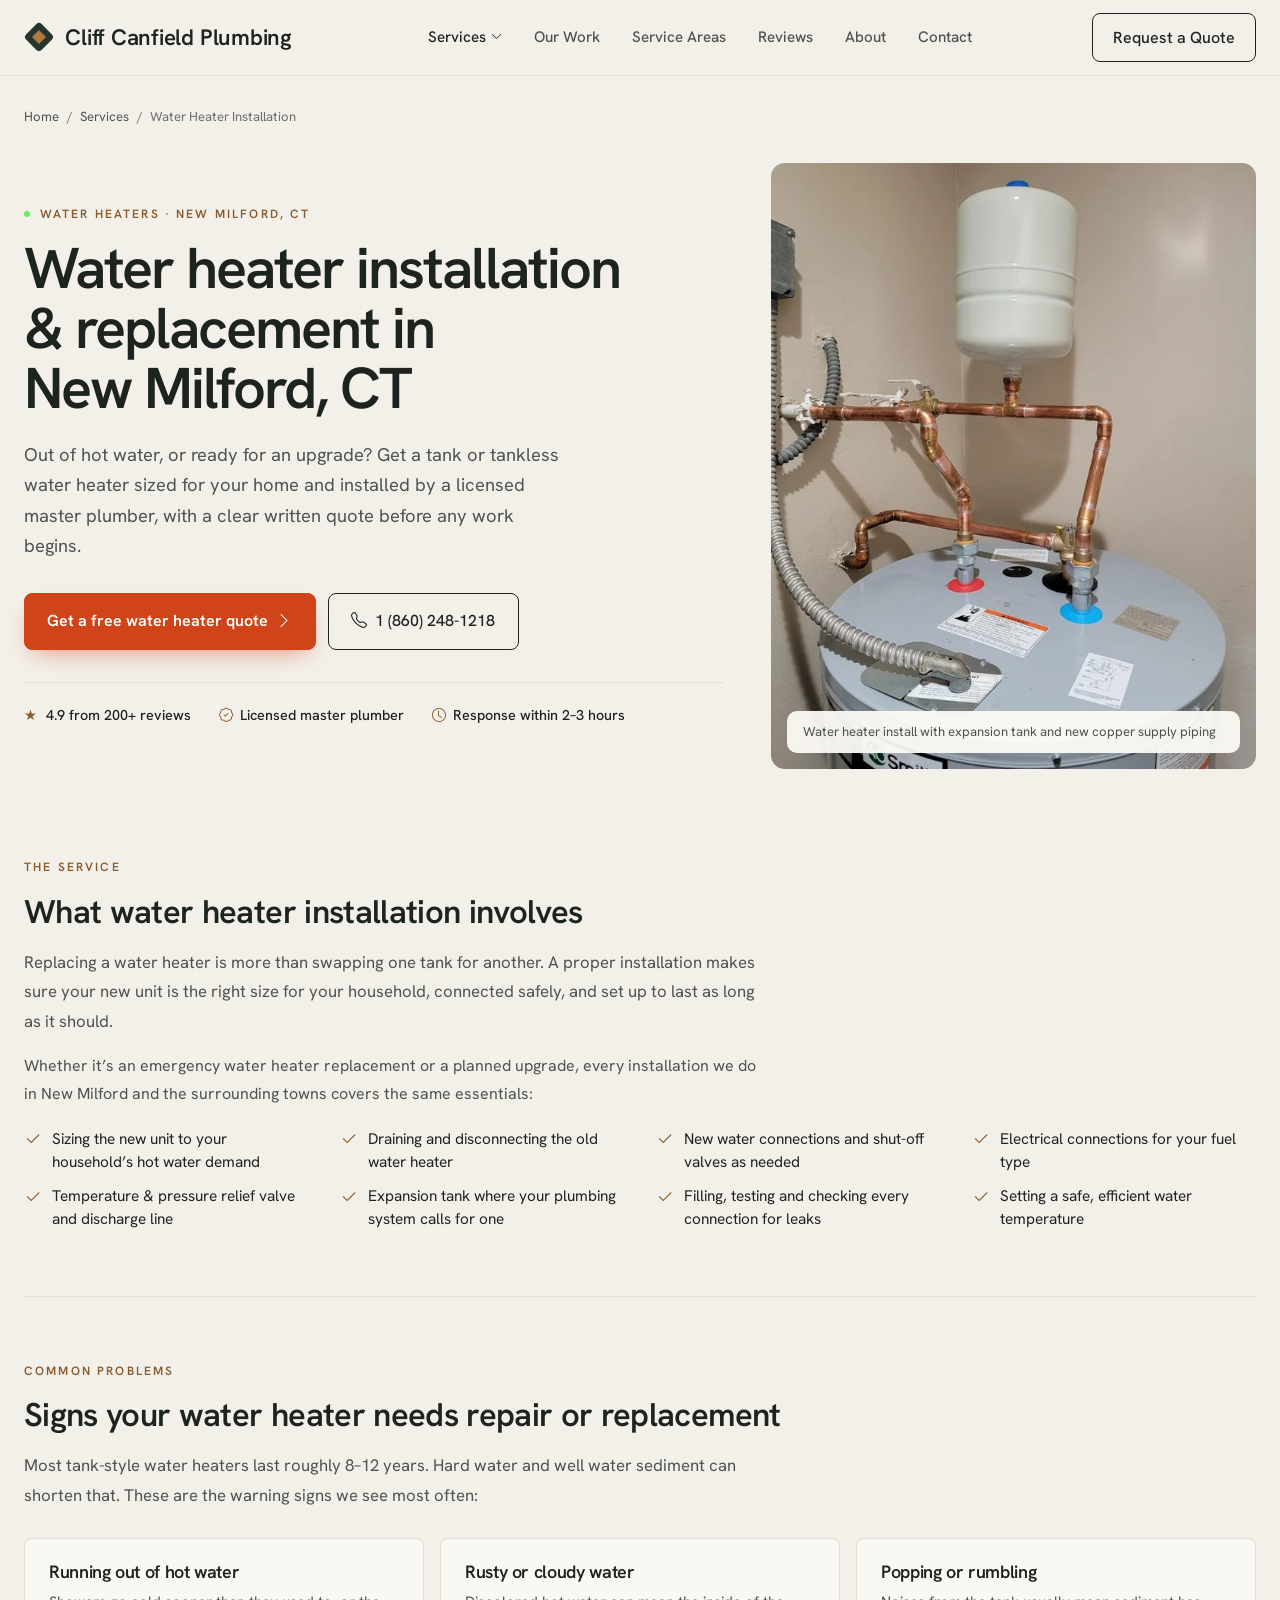
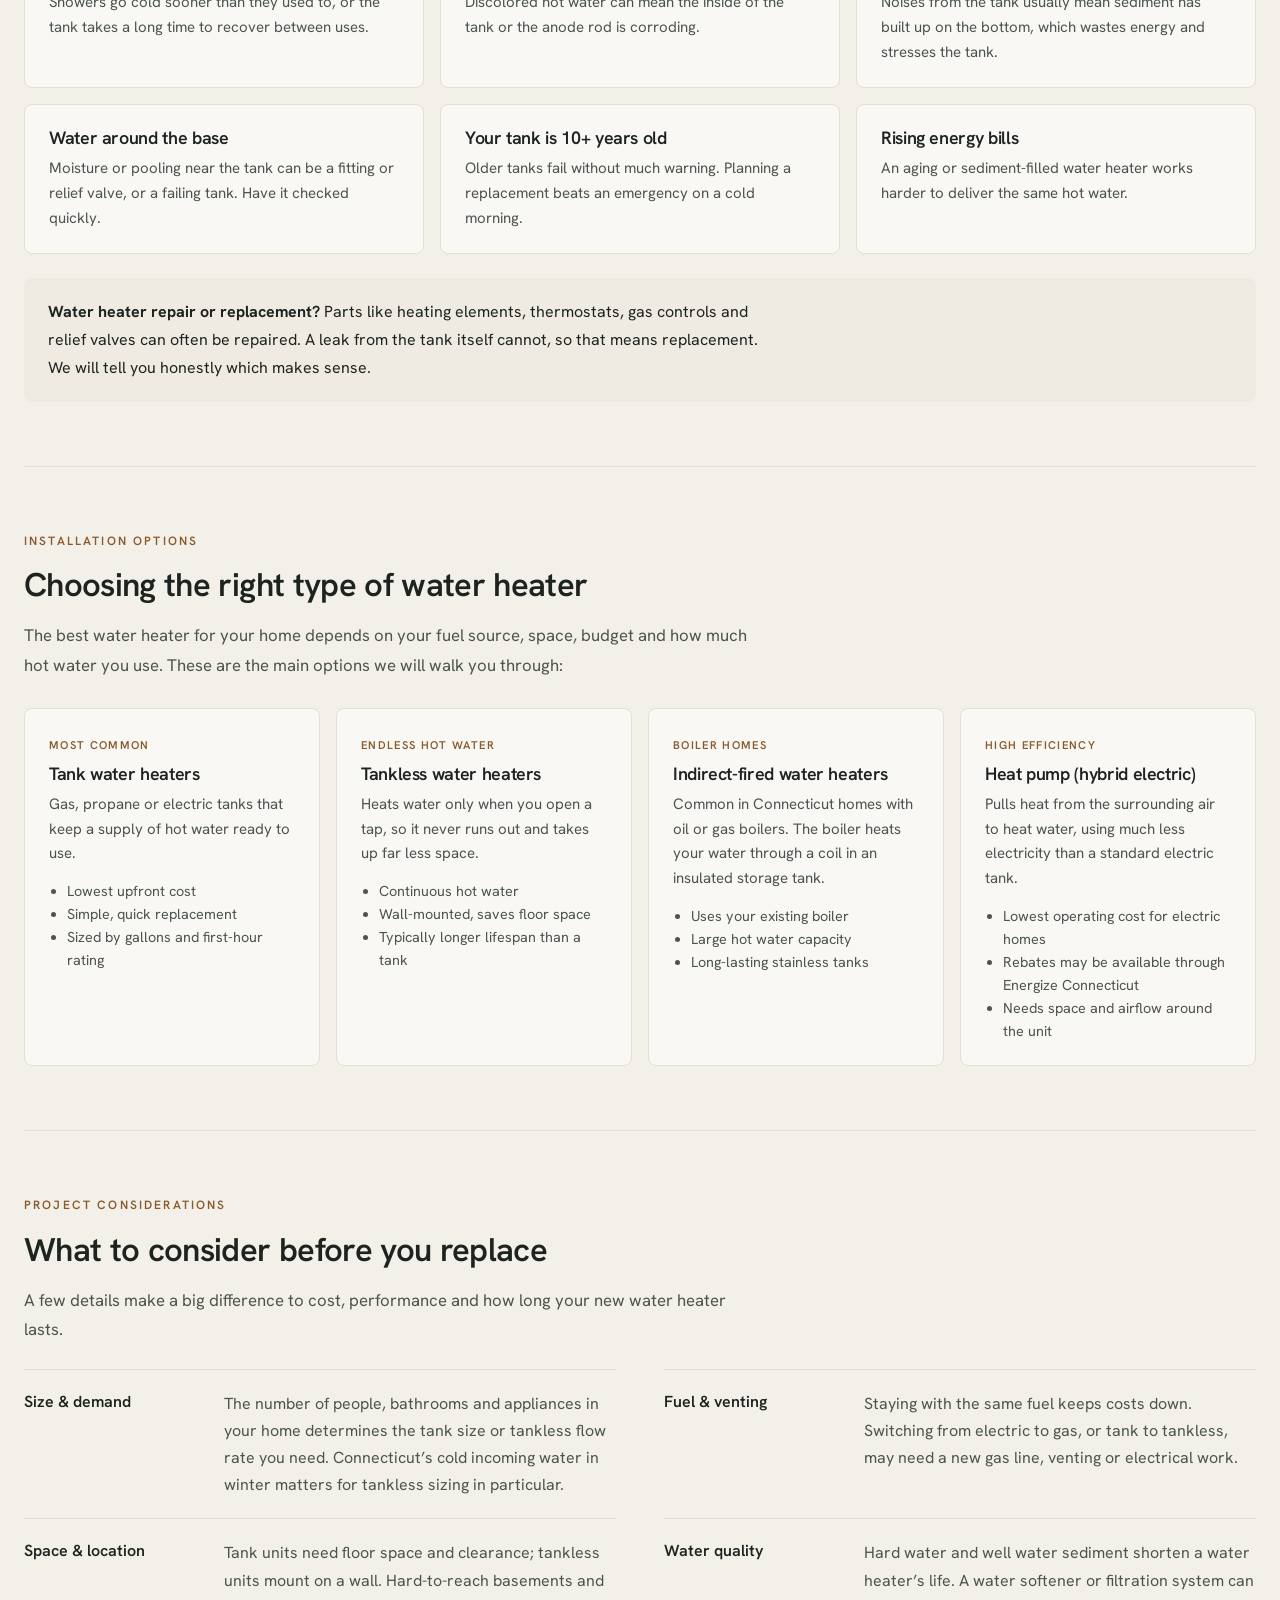
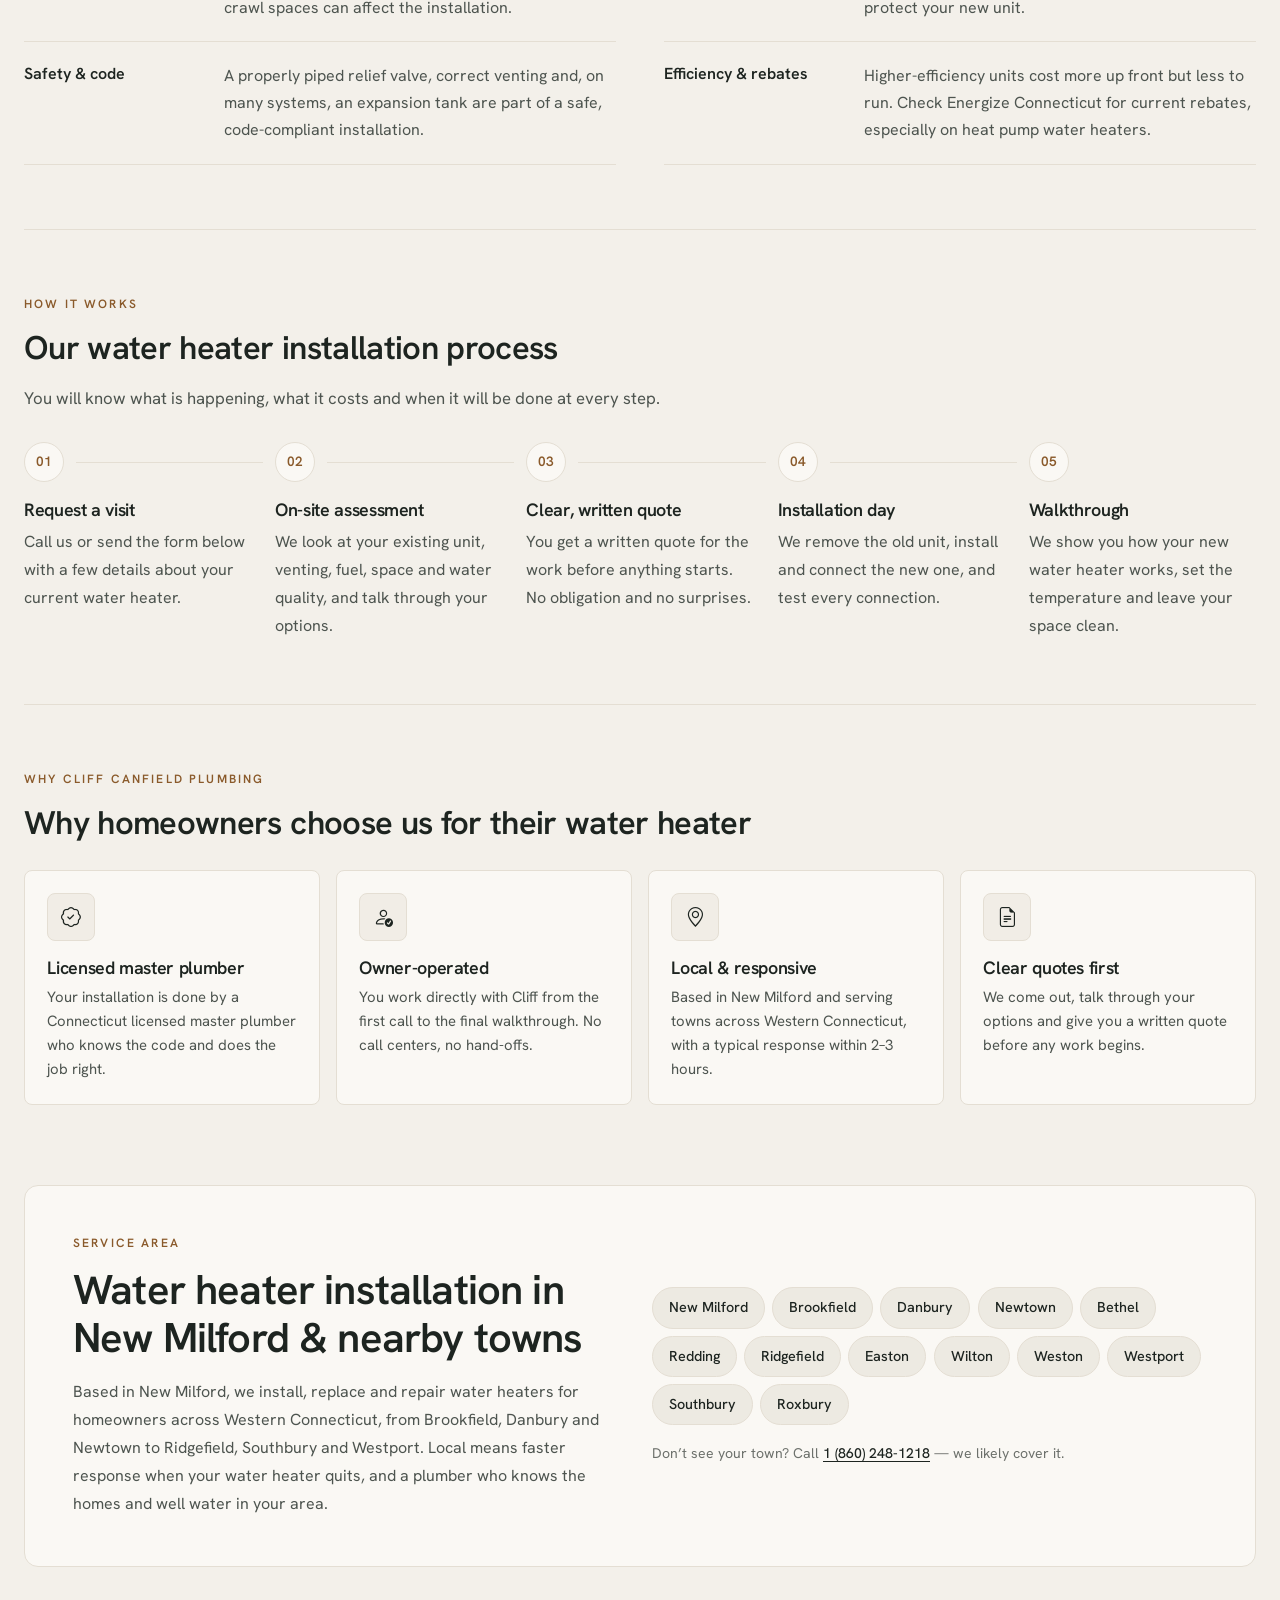
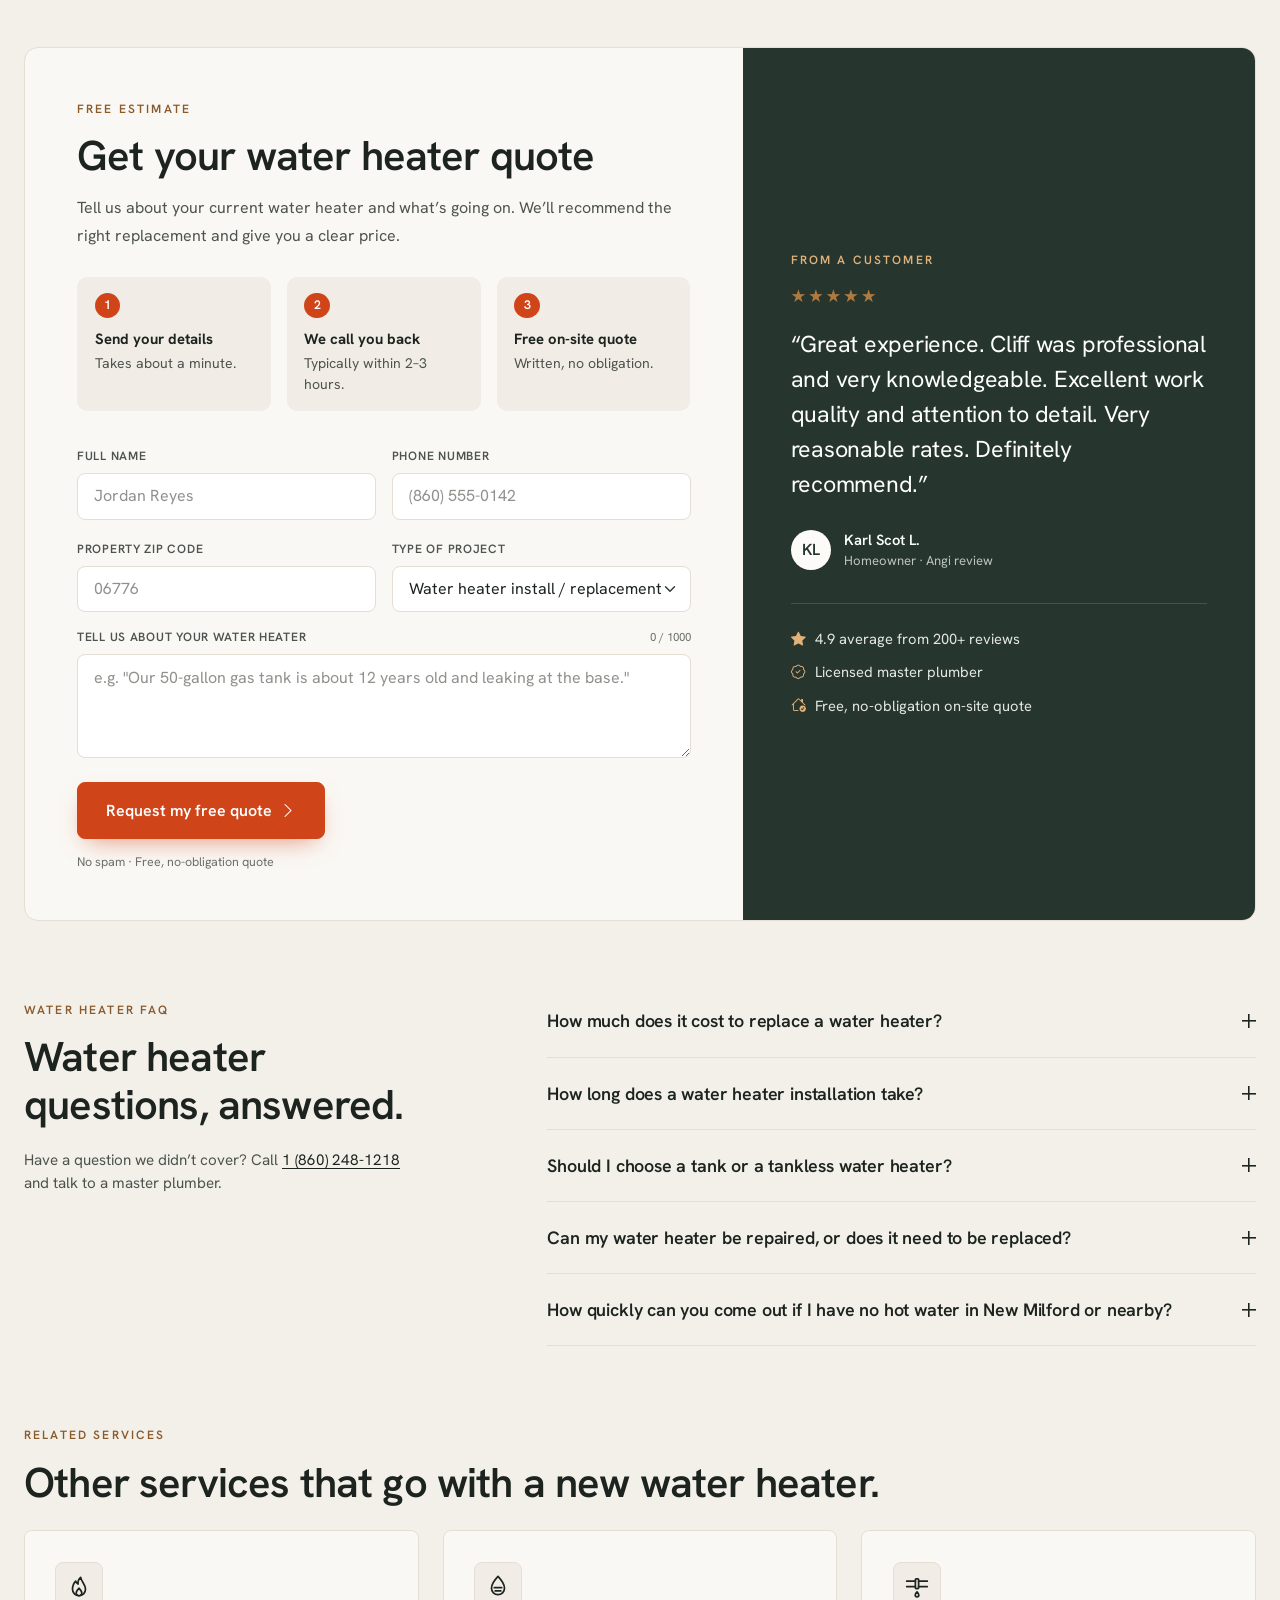
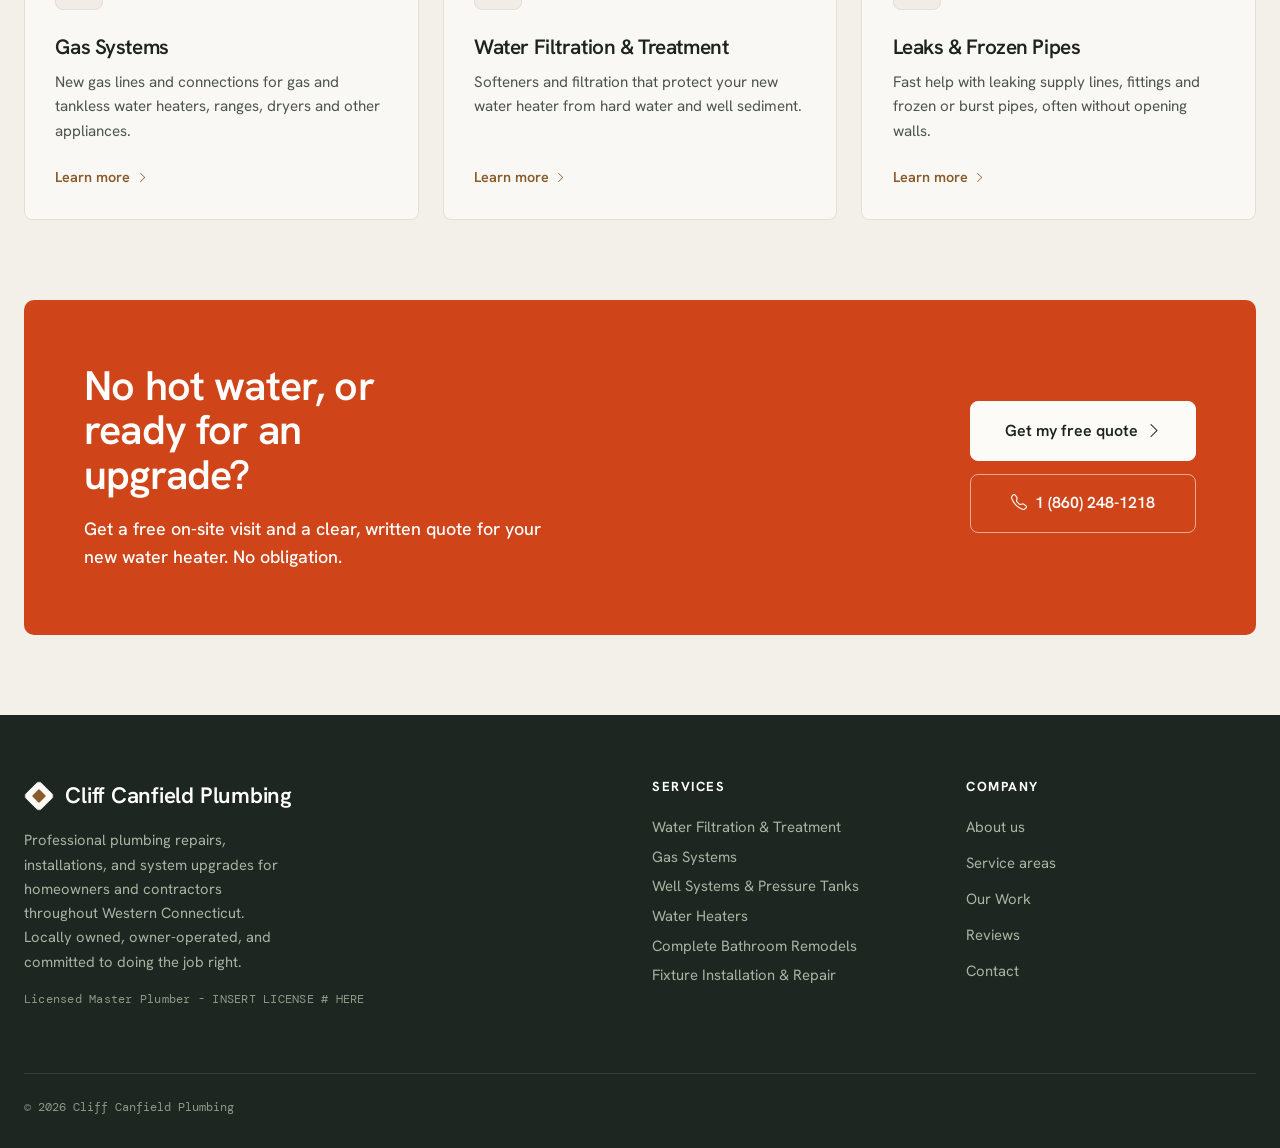
<file: website/services/water-heater-installation/index.html>
<!doctype html>
<html lang="en">
<head>
  <meta charset="utf-8">
  <meta name="viewport" content="width=device-width, initial-scale=1">
  <meta name="robots" content="index, follow">
  <meta property="og:type" content="website">
  <meta property="og:site_name" content="Cliff Canfield Plumbing">
  <meta property="og:title" content="New Milford Water Heater Installation | Cliff Canfield Plumbing">
  <meta property="og:description" content="Water heater installation and replacement in New Milford, Danbury and nearby CT towns. Tank or tankless, installed by a licensed master plumber.">
  <meta property="og:locale" content="en_US">
  <title>New Milford Water Heater Installation | Cliff Canfield Plumbing</title>
  <meta name="description" content="Water heater installation and replacement in New Milford, Danbury and nearby CT towns. Tank or tankless, installed by a licensed master plumber.">

  <!-- Fonts -->
  <link rel="preconnect" href="https://fonts.googleapis.com">
  <link rel="preconnect" href="https://fonts.gstatic.com" crossorigin>
  <link href="https://fonts.googleapis.com/css2?family=DM+Mono:wght@400;500&family=Hanken+Grotesk:wght@400;500;600;700&display=swap" rel="stylesheet">

  <!-- Bootstrap + Bootstrap Icons -->
  <link href="https://cdn.jsdelivr.net/npm/bootstrap@5.3.3/dist/css/bootstrap.min.css" rel="stylesheet">
  <link href="https://cdn.jsdelivr.net/npm/bootstrap-icons@1.11.3/font/bootstrap-icons.min.css" rel="stylesheet">

  <link href="../../css/styles.css" rel="stylesheet">
  <script type="application/ld+json">
{
  "@context": "https://schema.org",
  "@type": "Service",
  "serviceType": "Water Heater Installation",
  "name": "Water Heater Installation in New Milford, CT",
  "description": "Water heater installation and replacement in New Milford, Danbury and nearby CT towns. Tank or tankless, installed by a licensed master plumber.",
  "provider": {
    "@type": "Plumber",
    "name": "Cliff Canfield Plumbing",
    "telephone": "+1-860-248-1218",
    "address": {
      "@type": "PostalAddress",
      "addressLocality": "New Milford",
      "addressRegion": "CT",
      "addressCountry": "US"
    },
    "areaServed": [
      {
        "@type": "City",
        "name": "New Milford, CT"
      },
      {
        "@type": "City",
        "name": "Brookfield, CT"
      },
      {
        "@type": "City",
        "name": "Danbury, CT"
      },
      {
        "@type": "City",
        "name": "Newtown, CT"
      },
      {
        "@type": "City",
        "name": "Bethel, CT"
      },
      {
        "@type": "City",
        "name": "Redding, CT"
      },
      {
        "@type": "City",
        "name": "Ridgefield, CT"
      },
      {
        "@type": "City",
        "name": "Easton, CT"
      },
      {
        "@type": "City",
        "name": "Wilton, CT"
      },
      {
        "@type": "City",
        "name": "Weston, CT"
      },
      {
        "@type": "City",
        "name": "Westport, CT"
      },
      {
        "@type": "City",
        "name": "Southbury, CT"
      },
      {
        "@type": "City",
        "name": "Roxbury, CT"
      }
    ]
  },
  "areaServed": [
    {
      "@type": "City",
      "name": "New Milford, CT"
    },
    {
      "@type": "City",
      "name": "Brookfield, CT"
    },
    {
      "@type": "City",
      "name": "Danbury, CT"
    },
    {
      "@type": "City",
      "name": "Newtown, CT"
    },
    {
      "@type": "City",
      "name": "Bethel, CT"
    },
    {
      "@type": "City",
      "name": "Redding, CT"
    },
    {
      "@type": "City",
      "name": "Ridgefield, CT"
    },
    {
      "@type": "City",
      "name": "Easton, CT"
    },
    {
      "@type": "City",
      "name": "Wilton, CT"
    },
    {
      "@type": "City",
      "name": "Weston, CT"
    },
    {
      "@type": "City",
      "name": "Westport, CT"
    },
    {
      "@type": "City",
      "name": "Southbury, CT"
    },
    {
      "@type": "City",
      "name": "Roxbury, CT"
    }
  ]
}
  </script>
  <script type="application/ld+json">
{
  "@context": "https://schema.org",
  "@type": "FAQPage",
  "mainEntity": [
    {
      "@type": "Question",
      "name": "How much does it cost to replace a water heater?",
      "acceptedAnswer": {
        "@type": "Answer",
        "text": "It depends mostly on the type and size of the new unit, whether the fuel or venting is changing, how easy the location is to work in, and any code-required updates such as an expansion tank, new shut-off valves or venting changes. A straight swap of a standard tank costs far less than a switch to tankless. We give you a written, itemized quote after a free on-site visit, so you know the full price before any work starts."
      }
    },
    {
      "@type": "Question",
      "name": "How long does a water heater installation take?",
      "acceptedAnswer": {
        "@type": "Answer",
        "text": "A like-for-like tank replacement is usually finished in a single visit. Projects that change the type of system, such as tank to tankless or electric to gas, take longer because gas lines, venting or electrical work may be needed. We will give you a realistic timeline along with your quote."
      }
    },
    {
      "@type": "Question",
      "name": "Should I choose a tank or a tankless water heater?",
      "acceptedAnswer": {
        "@type": "Answer",
        "text": "Tank water heaters cost less up front and are simple to replace. Tankless units cost more to install but take up less space, provide continuous hot water and typically last longer. The right answer depends on how much hot water your household uses, your fuel source and your budget. We will walk you through both during your visit."
      }
    },
    {
      "@type": "Question",
      "name": "Can my water heater be repaired, or does it need to be replaced?",
      "acceptedAnswer": {
        "@type": "Answer",
        "text": "Many problems, such as a failed heating element, thermostat, gas control or relief valve, can be repaired. If the tank itself is leaking, it needs to be replaced, since a corroded tank cannot be fixed. Age matters too: once a tank is past roughly 10 years old, replacement is often the better investment. We will tell you honestly which option makes sense."
      }
    },
    {
      "@type": "Question",
      "name": "How quickly can you come out if I have no hot water in New Milford or nearby?",
      "acceptedAnswer": {
        "@type": "Answer",
        "text": "Call us at 1 (860) 248-1218. We typically respond within 2–3 hours across New Milford and the surrounding towns, and will schedule a visit as soon as possible. If your water heater is leaking, shut off the cold-water supply valve on top of the tank and turn off the power or gas to the unit until we arrive."
      }
    }
  ]
}
  </script>
</head>
<body>

  <!-- ============ HEADER ============ -->
  <header class="site-header fixed-top">
    <div class="announcement d-lg-none">
      <!-- <i class="bi bi-lightning-charge"></i> Free plumbing inspection -->
    </div>
    <nav class="navbar navbar-expand-lg" aria-label="Main navigation">
      <div class="container-xxl px-3 px-lg-4">
        <a class="navbar-brand brand" href="../../">
          <span class="brand-mark" aria-hidden="true"></span>
          Cliff Canfield Plumbing
        </a>
        <button class="navbar-toggler border-0 shadow-none" type="button" data-bs-toggle="collapse" data-bs-target="#mainNav" aria-controls="mainNav" aria-expanded="false" aria-label="Toggle navigation">
          <i class="bi bi-list"></i>
        </button>
        <div class="collapse navbar-collapse" id="mainNav">
          <ul class="navbar-nav mx-auto">
            <li class="nav-item dropdown nav-services">
              <a class="nav-link dropdown-toggle active" href="../../#services" role="button" data-bs-toggle="dropdown" aria-expanded="false">Services</a>
              <div class="dropdown-menu services-menu">
                <div class="services-menu-grid">
                  <div>
                    <p class="services-menu-title">Larger projects</p>
                    <ul>
                      <li><a class="dropdown-item" href="../../services/bathroom-remodels/">Bathroom Remodels</a></li>
                      <li><a class="dropdown-item active" aria-current="page" href="../../services/water-heater-installation/">Water Heater Installation</a></li>
                      <li><a class="dropdown-item" href="../../services/water-filtration-treatment/">Water Filtration &amp; Treatment</a></li>
                      <li><a class="dropdown-item" href="../../services/well-systems-pressure-tanks/">Well Systems &amp; Pressure Tanks</a></li>
                      <li><a class="dropdown-item" href="../../services/gas-systems/">Gas Systems</a></li>
                    </ul>
                  </div>
                  <div>
                    <p class="services-menu-title">Repairs &amp; everyday service</p>
                    <ul>
                      <li><a class="dropdown-item" href="../../services/plumbing-repairs/">Plumbing Repairs</a></li>
                      <li><a class="dropdown-item" href="../../services/fixture-installation-repair/">Fixture Installation &amp; Repair</a></li>
                      <li><a class="dropdown-item" href="../../services/leak-frozen-pipe-repair/">Leaks &amp; Frozen Pipes</a></li>
                      <li><a class="dropdown-item" href="../../services/toilet-repair-replacement/">Toilet Repair &amp; Replacement</a></li>
                    </ul>
                  </div>
                </div>
                <a class="services-menu-all" href="../../#services">View all services <i class="bi bi-chevron-right"></i></a>
              </div>
            </li>
            <li class="nav-item"><a class="nav-link" href="../../#projects">Our Work</a></li>
            <li class="nav-item"><a class="nav-link" href="../../#service-area">Service Areas</a></li>
            <li class="nav-item"><a class="nav-link" href="../../reviews.html">Reviews</a></li>
            <li class="nav-item"><a class="nav-link" href="../../#about">About</a></li>
            <li class="nav-item"><a class="nav-link" href="../../#contact">Contact</a></li>
          </ul>
          <a href="#estimate" class="btn btn-outline-ink">Request a Quote</a>
        </div>
      </div>
    </nav>
  </header>

  <main id="top" class="page-service">

    <!-- ============ SERVICE HERO ============ -->
    <section class="svc-hero">
      <div class="container-xxl px-3 px-lg-4">
        <nav class="svc-breadcrumb" aria-label="Breadcrumb">
          <ol class="breadcrumb">
            <li class="breadcrumb-item"><a href="../../">Home</a></li>
            <li class="breadcrumb-item"><a href="../../#services">Services</a></li>
            <li class="breadcrumb-item active" aria-current="page">Water Heater Installation</li>
          </ol>
        </nav>
        <div class="row g-4 g-lg-5 align-items-center">
          <div class="col-lg-6 col-xl-7">
            <p class="eyebrow"><span class="dot"></span>Water heaters · New Milford, CT</p>
            <h1 class="svc-title">Water heater installation &amp; replacement in New Milford, CT</h1>
            <p class="svc-lead">Out of hot water, or ready for an upgrade? Get a tank or tankless water heater sized for your home and installed by a licensed master plumber, with a clear written quote before any work begins.</p>
            <div class="svc-hero-actions">
              <a href="#estimate" class="btn btn-brand">Get a free water heater quote <i class="bi bi-chevron-right ms-1"></i></a>
              <a href="tel:+18602481218" class="btn btn-outline-ink"><i class="bi bi-telephone me-2"></i>1 (860) 248-1218</a>
            </div>
            <ul class="svc-trust">
              <li><span class="star">★</span> 4.9 from 200+ reviews</li>
              <li><i class="bi bi-patch-check"></i> Licensed master plumber</li>
              <li><i class="bi bi-clock"></i> Response within 2&ndash;3 hours</li>
            </ul>
          </div>
          <div class="col-lg-6 col-xl-5">
            <figure class="svc-hero-media">
              <!-- Swap for your best water heater install photo (portrait works best). -->
              <img src="../../images/services/water-heater-installation.jpg" alt="Water heater installation with expansion tank and new copper piping" width="640" height="800">
              <figcaption>Water heater install with expansion tank and new copper supply piping</figcaption>
            </figure>
          </div>
        </div>
      </div>
    </section>

    <!-- ============ MAIN CONTENT ============ -->
    <section class="section svc-content" id="details">
      <div class="container-xxl px-3 px-lg-4">
        <div class="row g-4 g-lg-5">
          <article class="col-12 svc-article svc-article-full">

            <section id="what-it-involves">
              <p class="eyebrow">The service</p>
              <h2>What water heater installation involves</h2>
              <p class="section-intro">Replacing a water heater is more than swapping one tank for another. A proper installation makes sure your new unit is the right size for your household, connected safely, and set up to last as long as it should.</p>
              <p>Whether it&rsquo;s an emergency water heater replacement or a planned upgrade, every installation we do in New Milford and the surrounding towns covers the same essentials:</p>
              <ul class="check-list">
                <li><i class="bi bi-check2"></i>Sizing the new unit to your household&rsquo;s hot water demand</li>
                <li><i class="bi bi-check2"></i>Draining and disconnecting the old water heater</li>
                <li><i class="bi bi-check2"></i>New water connections and shut-off valves as needed</li>
                <li><i class="bi bi-check2"></i>Electrical connections for your fuel type</li>
                <li><i class="bi bi-check2"></i>Temperature &amp; pressure relief valve and discharge line</li>
                <li><i class="bi bi-check2"></i>Expansion tank where your plumbing system calls for one</li>
                <li><i class="bi bi-check2"></i>Filling, testing and checking every connection for leaks</li>
                <li><i class="bi bi-check2"></i>Setting a safe, efficient water temperature</li>
              </ul>
            </section>

            <section id="warning-signs">
              <p class="eyebrow">Common problems</p>
              <h2>Signs your water heater needs repair or replacement</h2>
              <p class="section-intro">Most tank-style water heaters last roughly 8&ndash;12 years. Hard water and well water sediment can shorten that. These are the warning signs we see most often:</p>
              <div class="info-grid cols-3">
                <div class="info-card"><h3>Running out of hot water</h3><p>Showers go cold sooner than they used to, or the tank takes a long time to recover between uses.</p></div>
                <div class="info-card"><h3>Rusty or cloudy water</h3><p>Discolored hot water can mean the inside of the tank or the anode rod is corroding.</p></div>
                <div class="info-card"><h3>Popping or rumbling</h3><p>Noises from the tank usually mean sediment has built up on the bottom, which wastes energy and stresses the tank.</p></div>
                <div class="info-card"><h3>Water around the base</h3><p>Moisture or pooling near the tank can be a fitting or relief valve, or a failing tank. Have it checked quickly.</p></div>
                <div class="info-card"><h3>Your tank is 10+ years old</h3><p>Older tanks fail without much warning. Planning a replacement beats an emergency on a cold morning.</p></div>
                <div class="info-card"><h3>Rising energy bills</h3><p>An aging or sediment-filled water heater works harder to deliver the same hot water.</p></div>
              </div>
              <div class="svc-callout">
                <p><strong>Water heater repair or replacement?</strong> Parts like heating elements, thermostats, gas controls and relief valves can often be repaired. A leak from the tank itself cannot, so that means replacement. We will tell you honestly which makes sense.</p>
              </div>
            </section>

            <section id="options">
              <p class="eyebrow">Installation options</p>
              <h2>Choosing the right type of water heater</h2>
              <p class="section-intro">The best water heater for your home depends on your fuel source, space, budget and how much hot water you use. These are the main options we will walk you through:</p>
              <!-- Review: remove any option below that you don't install. -->
              <div class="info-grid">
                <div class="info-card">
                  <span class="info-tag">Most common</span>
                  <h3>Tank water heaters</h3>
                  <p>Gas, propane or electric tanks that keep a supply of hot water ready to use.</p>
                  <ul><li>Lowest upfront cost</li><li>Simple, quick replacement</li><li>Sized by gallons and first-hour rating</li></ul>
                </div>
                <div class="info-card">
                  <span class="info-tag">Endless hot water</span>
                  <h3>Tankless water heaters</h3>
                  <p>Heats water only when you open a tap, so it never runs out and takes up far less space.</p>
                  <ul><li>Continuous hot water</li><li>Wall-mounted, saves floor space</li><li>Typically longer lifespan than a tank</li></ul>
                </div>
                <div class="info-card">
                  <span class="info-tag">Boiler homes</span>
                  <h3>Indirect-fired water heaters</h3>
                  <p>Common in Connecticut homes with oil or gas boilers. The boiler heats your water through a coil in an insulated storage tank.</p>
                  <ul><li>Uses your existing boiler</li><li>Large hot water capacity</li><li>Long-lasting stainless tanks</li></ul>
                </div>
                <div class="info-card">
                  <span class="info-tag">High efficiency</span>
                  <h3>Heat pump (hybrid electric)</h3>
                  <p>Pulls heat from the surrounding air to heat water, using much less electricity than a standard electric tank.</p>
                  <ul><li>Lowest operating cost for electric homes</li><li>Rebates may be available through Energize Connecticut</li><li>Needs space and airflow around the unit</li></ul>
                </div>
              </div>
            </section>

            <section id="considerations">
              <p class="eyebrow">Project considerations</p>
              <h2>What to consider before you replace</h2>
              <p class="section-intro">A few details make a big difference to cost, performance and how long your new water heater lasts.</p>
              <dl class="consider-list">
                <div><dt>Size &amp; demand</dt><dd>The number of people, bathrooms and appliances in your home determines the tank size or tankless flow rate you need. Connecticut&rsquo;s cold incoming water in winter matters for tankless sizing in particular.</dd></div>
                <div><dt>Fuel &amp; venting</dt><dd>Staying with the same fuel keeps costs down. Switching from electric to gas, or tank to tankless, may need a new gas line, venting or electrical work.</dd></div>
                <div><dt>Space &amp; location</dt><dd>Tank units need floor space and clearance; tankless units mount on a wall. Hard-to-reach basements and crawl spaces can affect the installation.</dd></div>
                <div><dt>Water quality</dt><dd>Hard water and well water sediment shorten a water heater&rsquo;s life. A water softener or filtration system can protect your new unit.</dd></div>
                <div><dt>Safety &amp; code</dt><dd>A properly piped relief valve, correct venting and, on many systems, an expansion tank are part of a safe, code-compliant installation.</dd></div>
                <div><dt>Efficiency &amp; rebates</dt><dd>Higher-efficiency units cost more up front but less to run. Check Energize Connecticut for current rebates, especially on heat pump water heaters.</dd></div>
              </dl>
            </section>

            <section id="process">
              <p class="eyebrow">How it works</p>
              <h2>Our water heater installation process</h2>
              <p class="section-intro">You will know what is happening, what it costs and when it will be done at every step.</p>
              <ol class="svc-steps">
                <li><h3>Request a visit</h3><p>Call us or send the form below with a few details about your current water heater.</p></li>
                <li><h3>On-site assessment</h3><p>We look at your existing unit, venting, fuel, space and water quality, and talk through your options.</p></li>
                <li><h3>Clear, written quote</h3><p>You get a written quote for the work before anything starts. No obligation and no surprises.</p></li>
                <li><h3>Installation day</h3><p>We remove the old unit, install and connect the new one, and test every connection.</p></li>
                <li><h3>Walkthrough</h3><p>We show you how your new water heater works, set the temperature and leave your space clean.</p></li>
              </ol>
            </section>

            <section id="why-us">
              <p class="eyebrow">Why Cliff Canfield Plumbing</p>
              <h2>Why homeowners choose us for their water heater</h2>
              <div class="why-grid">
                <div class="why-item"><span class="icon-box"><i class="bi bi-patch-check"></i></span><div><h3>Licensed master plumber</h3><p>Your installation is done by a Connecticut licensed master plumber who knows the code and does the job right.</p></div></div>
                <div class="why-item"><span class="icon-box"><i class="bi bi-person-check"></i></span><div><h3>Owner-operated</h3><p>You work directly with Cliff from the first call to the final walkthrough. No call centers, no hand-offs.</p></div></div>
                <div class="why-item"><span class="icon-box"><i class="bi bi-geo-alt"></i></span><div><h3>Local &amp; responsive</h3><p>Based in New Milford and serving towns across Western Connecticut, with a typical response within 2&ndash;3 hours.</p></div></div>
                <div class="why-item"><span class="icon-box"><i class="bi bi-file-earmark-text"></i></span><div><h3>Clear quotes first</h3><p>We come out, talk through your options and give you a written quote before any work begins.</p></div></div>
              </div>
            </section>

          </article>
        </div>
      </div>
    </section>

    <!-- ============ SERVICE AREA (generated) ============ -->
    <section class="section pt-0" id="service-area">
      <div class="container-xxl px-3 px-lg-4">
        <div class="svc-area">
          <div class="row g-4 align-items-center">
            <div class="col-lg-6">
              <p class="eyebrow">Service area</p>
              <h2 class="section-title">Water heater installation in New Milford &amp; nearby towns</h2>
              <p class="svc-area-text">Based in New Milford, we install, replace and repair water heaters for homeowners across Western Connecticut, from Brookfield, Danbury and Newtown to Ridgefield, Southbury and Westport. Local means faster response when your water heater quits, and a plumber who knows the homes and well water in your area.</p>
            </div>
            <div class="col-lg-6">
              <ul class="area-chips svc-area-chips" aria-label="Towns we serve">
                  <li>New Milford</li>
                  <li>Brookfield</li>
                  <li>Danbury</li>
                  <li>Newtown</li>
                  <li>Bethel</li>
                  <li>Redding</li>
                  <li>Ridgefield</li>
                  <li>Easton</li>
                  <li>Wilton</li>
                  <li>Weston</li>
                  <li>Westport</li>
                  <li>Southbury</li>
                  <li>Roxbury</li>
              </ul>
              <p class="svc-area-note">Don&rsquo;t see your town? Call <a href="tel:+18602481218">1 (860) 248-1218</a> &mdash; we likely cover it.</p>
            </div>
          </div>
        </div>
      </div>
    </section>

    <!-- ============ ESTIMATE + REVIEW ============ -->
    <section class="section pt-0" id="estimate">
      <div class="container-xxl px-3 px-lg-4">
        <div class="estimate-card">
          <div class="row g-0">
            <div class="col-lg-7">
              <div class="estimate-main">
                <p class="eyebrow">Free estimate</p>
                <h2 class="section-title">Get your water heater quote</h2>
                <p class="lead-text">Tell us about your current water heater and what&rsquo;s going on. We&rsquo;ll recommend the right replacement and give you a clear price.</p>
                <ol class="next-steps">
                  <li><strong>Send your details</strong>Takes about a minute.</li>
                  <li><strong>We call you back</strong>Typically within 2&ndash;3 hours.</li>
                  <li><strong>Free on-site quote</strong>Written, no obligation.</li>
                </ol>

                <div id="quoteFormWrap">
                  <form id="quoteForm" class="estimate-form" action="../../send-lead.php" method="post" novalidate>
                    <div class="hp-field" aria-hidden="true"><label>Leave this field empty<input type="text" name="company_website" tabindex="-1" autocomplete="off"></label></div>
                    <div class="row g-3">
                      <div class="col-md-6">
                        <label for="fullName" class="form-label">Full name</label>
                        <input type="text" class="form-control" id="fullName" name="fullName" placeholder="Jordan Reyes" autocomplete="name" required>
                        <div class="invalid-feedback">Please enter your name.</div>
                      </div>
                      <div class="col-md-6">
                        <label for="phone" class="form-label">Phone number</label>
                        <input type="tel" class="form-control" id="phone" name="phone" placeholder="(860) 555-0142" inputmode="tel" autocomplete="tel" pattern="\(\d{3}\) \d{3}-\d{4}" required>
                        <div class="invalid-feedback">Enter a 10-digit phone number.</div>
                      </div>
                      <div class="col-md-6">
                        <label for="zip" class="form-label">Property ZIP code</label>
                        <input type="text" class="form-control" id="zip" name="zip" placeholder="06776" inputmode="numeric" maxlength="5" pattern="\d{5}" autocomplete="postal-code" required>
                        <div class="invalid-feedback">Enter a 5-digit ZIP code.</div>
                      </div>
                      <div class="col-md-6">
                        <label for="projectType" class="form-label">Type of project</label>
                        <select class="form-select" id="projectType" name="projectType" required>
                          <option value="Water Heater" selected>Water heater install / replacement</option>
                          <option value="Water Heater Repair">Water heater repair</option>
                          <option value="Other">Something else</option>
                        </select>
                      </div>
                      <div class="col-12">
                        <div class="d-flex justify-content-between align-items-baseline">
                          <label for="projectDetails" class="form-label">Tell us about your water heater</label>
                          <span class="char-count" id="detailsCount" aria-live="polite">0 / 1000</span>
                        </div>
                        <textarea class="form-control" id="projectDetails" name="projectDetails" rows="3" maxlength="1000" placeholder="e.g. &quot;Our 50-gallon gas tank is about 12 years old and leaking at the base.&quot;" required></textarea>
                        <div class="invalid-feedback">Please add a few details about your water heater.</div>
                      </div>
                      <input type="hidden" name="sourcePage" value="Water Heater Installation">
                    </div>
                    <div class="mt-4">
                      <button type="submit" class="btn btn-brand">Request my free quote <i class="bi bi-chevron-right ms-1"></i></button>
                      <p class="form-note">No spam · Free, no-obligation quote</p>
                    </div>
                  </form>
                </div>

                <div id="quoteSuccess" class="estimate-success d-none" role="status" aria-live="polite">
                  <div class="success-icon"><i class="bi bi-check-lg"></i></div>
                  <h3 class="quote-title">Thanks, <span id="successName">neighbor</span>!</h3>
                  <p class="lead-text mb-4">Your request is in. We&rsquo;ll give you a call shortly to schedule your visit.</p>
                  <button type="button" class="btn btn-outline-ink" id="resetQuote">Submit another request</button>
                </div>
              </div>
            </div>

            <div class="col-lg-5">
              <div class="estimate-review">
                <p class="eyebrow">From a customer</p>
                <span class="stars" aria-label="5 out of 5 stars">★★★★★</span>
                <!-- Swap in a water-heater-specific review when you have one. -->
                <blockquote>&ldquo;Great experience. Cliff was professional and very knowledgeable. Excellent work quality and attention to detail. Very reasonable rates. Definitely recommend.&rdquo;</blockquote>
                <div class="reviewer">
                  <span class="avatar">KL</span>
                  <div><div class="name">Karl Scot L.</div><div class="place">Homeowner · Angi review</div></div>
                </div>
                <div class="review-spacer"></div>
                <ul class="estimate-facts">
                  <li><i class="bi bi-star-fill"></i> 4.9 average from 200+ reviews</li>
                  <li><i class="bi bi-patch-check"></i> Licensed master plumber</li>
                  <li><i class="bi bi-house-check"></i> Free, no-obligation on-site quote</li>
                </ul>
              </div>
            </div>
          </div>
        </div>
      </div>
    </section>

    <!-- ============ FAQ ============ -->
    <section class="section pt-0" id="faq">
      <div class="container-xxl px-3 px-lg-4">
        <div class="row g-4">
          <div class="col-lg-5 col-xl-4">
            <div class="faq-intro">
              <p class="eyebrow">Water heater FAQ</p>
              <h2 class="section-title">Water heater questions, answered.</h2>
              <p class="faq-note d-none d-md-block">Have a question we didn&rsquo;t cover? Call <a href="tel:+18602481218">1 (860) 248-1218</a> and talk to a master plumber.</p>
            </div>
          </div>
          <div class="col-lg-7 offset-xl-1">
            <div class="accordion faq-accordion" id="svcFaq">
              <div class="accordion-item">
                <h3 class="accordion-header">
                  <button class="accordion-button collapsed" type="button" data-bs-toggle="collapse" data-bs-target="#sfaq1" aria-expanded="false" aria-controls="sfaq1">How much does it cost to replace a water heater?</button>
                </h3>
                <div id="sfaq1" class="accordion-collapse collapse" data-bs-parent="#svcFaq">
                  <div class="accordion-body">It depends mostly on the type and size of the new unit, whether the fuel or venting is changing, how easy the location is to work in, and any code-required updates such as an expansion tank, new shut-off valves or venting changes. A straight swap of a standard tank costs far less than a switch to tankless. We give you a written, itemized quote after a free on-site visit, so you know the full price before any work starts.</div>
                </div>
              </div>
              <div class="accordion-item">
                <h3 class="accordion-header">
                  <button class="accordion-button collapsed" type="button" data-bs-toggle="collapse" data-bs-target="#sfaq2" aria-expanded="false" aria-controls="sfaq2">How long does a water heater installation take?</button>
                </h3>
                <div id="sfaq2" class="accordion-collapse collapse" data-bs-parent="#svcFaq">
                  <div class="accordion-body">A like-for-like tank replacement is usually finished in a single visit. Projects that change the type of system, such as tank to tankless or electric to gas, take longer because gas lines, venting or electrical work may be needed. We will give you a realistic timeline along with your quote.</div>
                </div>
              </div>
              <div class="accordion-item">
                <h3 class="accordion-header">
                  <button class="accordion-button collapsed" type="button" data-bs-toggle="collapse" data-bs-target="#sfaq3" aria-expanded="false" aria-controls="sfaq3">Should I choose a tank or a tankless water heater?</button>
                </h3>
                <div id="sfaq3" class="accordion-collapse collapse" data-bs-parent="#svcFaq">
                  <div class="accordion-body">Tank water heaters cost less up front and are simple to replace. Tankless units cost more to install but take up less space, provide continuous hot water and typically last longer. The right answer depends on how much hot water your household uses, your fuel source and your budget. We will walk you through both during your visit.</div>
                </div>
              </div>
              <div class="accordion-item">
                <h3 class="accordion-header">
                  <button class="accordion-button collapsed" type="button" data-bs-toggle="collapse" data-bs-target="#sfaq4" aria-expanded="false" aria-controls="sfaq4">Can my water heater be repaired, or does it need to be replaced?</button>
                </h3>
                <div id="sfaq4" class="accordion-collapse collapse" data-bs-parent="#svcFaq">
                  <div class="accordion-body">Many problems, such as a failed heating element, thermostat, gas control or relief valve, can be repaired. If the tank itself is leaking, it needs to be replaced, since a corroded tank cannot be fixed. Age matters too: once a tank is past roughly 10 years old, replacement is often the better investment. We will tell you honestly which option makes sense.</div>
                </div>
              </div>
              <div class="accordion-item">
                <h3 class="accordion-header">
                  <button class="accordion-button collapsed" type="button" data-bs-toggle="collapse" data-bs-target="#sfaq5" aria-expanded="false" aria-controls="sfaq5">How quickly can you come out if I have no hot water in New Milford or nearby?</button>
                </h3>
                <div id="sfaq5" class="accordion-collapse collapse" data-bs-parent="#svcFaq">
                  <div class="accordion-body">Call us at <a href="tel:+18602481218">1 (860) 248-1218</a>. We typically respond within 2&ndash;3 hours across New Milford and the surrounding towns, and will schedule a visit as soon as possible. If your water heater is leaking, shut off the cold-water supply valve on top of the tank and turn off the power or gas to the unit until we arrive.</div>
                </div>
              </div>
            </div>
          </div>
        </div>
      </div>
    </section>

    <!-- ============ RELATED SERVICES ============ -->
    <section class="section pt-0" id="related">
      <div class="container-xxl px-3 px-lg-4">
        <p class="eyebrow">Related services</p>
        <h2 class="section-title mb-4">Other services that go with a new water heater.</h2>
        <div class="row g-3 g-lg-4">
          <div class="col-md-6 col-lg-4">
            <article class="service-card">
              <span class="icon-box"><svg class="svc-icon" viewBox="0 0 24 24" fill="none" stroke="currentColor" stroke-width="1.6" stroke-linecap="round" stroke-linejoin="round" aria-hidden="true"><path d="M12 21a6 6 0 0 0 6-6c0-4.5-3.5-6.5-4.5-11-1.8 1.6-2.6 3.8-2.4 6.2C10 9.5 9.3 8.6 9 7.5 7.2 9.3 6 11.8 6 15a6 6 0 0 0 6 6Z"/><path d="M12 21a2.6 2.6 0 0 1-2.6-2.6c0-1.8 1.4-2.8 2.6-4.4 1.2 1.6 2.6 2.6 2.6 4.4A2.6 2.6 0 0 1 12 21Z"/></svg></span>
              <h3>Gas Systems</h3>
              <p>New gas lines and connections for gas and tankless water heaters, ranges, dryers and other appliances.</p>
              <a href="../../services/gas-systems/" class="link-more">Learn more <i class="bi bi-chevron-right"></i></a>
            </article>
          </div>
          <div class="col-md-6 col-lg-4">
            <article class="service-card">
              <span class="icon-box"><svg class="svc-icon" viewBox="0 0 24 24" fill="none" stroke="currentColor" stroke-width="1.6" stroke-linecap="round" stroke-linejoin="round" aria-hidden="true"><path d="M12 3.2S6 9.6 6 14a6 6 0 0 0 12 0c0-4.4-6-10.8-6-10.8Z"/><path d="M8.6 13.5h6.8M9.4 16.5h5.2"/></svg></span>
              <h3>Water Filtration &amp; Treatment</h3>
              <p>Softeners and filtration that protect your new water heater from hard water and well sediment.</p>
              <a href="../../services/water-filtration-treatment/" class="link-more">Learn more <i class="bi bi-chevron-right"></i></a>
            </article>
          </div>
          <div class="col-md-6 col-lg-4">
            <article class="service-card">
              <span class="icon-box"><svg class="svc-icon" viewBox="0 0 24 24" fill="none" stroke="currentColor" stroke-width="1.6" stroke-linecap="round" stroke-linejoin="round" aria-hidden="true"><path d="M2.5 7.5h8M2.5 12.5h8M13.5 7.5h8M13.5 12.5h8"/><rect x="10.5" y="5.5" width="3" height="9" rx=".8"/><path d="M12 22a1.7 1.7 0 0 1-1.7-1.7c0-1.1 1.7-2.9 1.7-2.9s1.7 1.8 1.7 2.9A1.7 1.7 0 0 1 12 22Z"/></svg></span>
              <h3>Leaks &amp; Frozen Pipes</h3>
              <p>Fast help with leaking supply lines, fittings and frozen or burst pipes, often without opening walls.</p>
              <a href="../../services/leak-frozen-pipe-repair/" class="link-more">Learn more <i class="bi bi-chevron-right"></i></a>
            </article>
          </div>
        </div>
      </div>
    </section>

    <!-- ============ FINAL CTA ============ -->
    <section class="section pt-0" id="contact">
      <div class="container-xxl px-3 px-lg-4">
        <div class="cta-band">
          <div class="cta-copy">
            <h2>No hot water, or ready for an upgrade?</h2>
            <p>Get a free on-site visit and a clear, written quote for your new water heater. No obligation.</p>
          </div>
          <div class="cta-actions">
            <a href="#estimate" class="btn btn-cream">Get my free quote <i class="bi bi-chevron-right ms-1"></i></a>
            <a href="tel:+18602481218" class="btn btn-outline-cream"><i class="bi bi-telephone me-2"></i>1 (860) 248-1218</a>
          </div>
        </div>
      </div>
    </section>
  </main>

  <!-- ============ FOOTER ============ -->
  <footer class="site-footer" id="site-footer">
    <div class="container-xxl px-3 px-lg-4">
      <div class="row g-4">
        <div class="col-lg-5 col-xl-6">
          <a class="brand brand-light mb-3" href="../../">
            <span class="brand-mark brand-mark-light" aria-hidden="true"></span>
            Cliff Canfield Plumbing
          </a>
          <p class="footer-about">Professional plumbing repairs, installations, and system upgrades for homeowners and contractors throughout Western Connecticut. Locally owned, owner-operated, and committed to doing the job right.</p>
          <p class="mono-small footer-license d-none d-md-block">Licensed Master Plumber - INSERT LICENSE # HERE</p>
        </div>
        <div class="col-6 col-lg-3 d-none d-md-block">
          <h3 class="footer-heading">Services</h3>
          <ul class="footer-links">
            <li><a href="../../services/water-filtration-treatment/">Water Filtration & Treatment</a></li>
            <li><a href="../../services/gas-systems/">Gas Systems</a></li>
            <li><a href="../../services/well-systems-pressure-tanks/">Well Systems & Pressure Tanks</a></li>
            <li><a href="../../services/water-heater-installation/">Water Heaters</a></li>
            <li><a href="../../services/bathroom-remodels/">Complete Bathroom Remodels</a></li>
            <li><a href="../../services/fixture-installation-repair/">Fixture Installation & Repair</a></li>
          </ul>
        </div>
        <div class="col-6 col-lg-4 col-xl-3 d-none d-md-block">
          <h3 class="footer-heading">Company</h3>
          <ul class="footer-links footer-links-spaced">
            <li><a href="../../#about">About us</a></li>
            <li><a href="../../#service-area">Service areas</a></li>
            <li><a href="../../#projects">Our Work</a></li>
            <li><a href="../../reviews.html">Reviews</a></li>
            <li><a href="../../#contact">Contact</a></li>
          </ul>
        </div>
      </div>
      <div class="footer-bottom">
        <span>© <span id="year">2026</span> Cliff Canfield Plumbing </span>
      </div>
    </div>
  </footer>

  <!-- Mobile sticky action bar -->
  <div class="mobile-cta d-lg-none">
    <a href="tel:+18602481218" class="btn btn-outline-cream"><i class="bi bi-telephone me-2"></i>1 (860) 248-1218</a>
    <a href="#estimate" class="btn btn-brand">Get a free quote <i class="bi bi-chevron-right ms-1"></i></a>
  </div>

  <!-- Back to top -->
  <button type="button" class="back-to-top" id="backToTop" aria-label="Back to top">
    <i class="bi bi-arrow-up"></i>
  </button>

  <script src="https://cdn.jsdelivr.net/npm/bootstrap@5.3.3/dist/js/bootstrap.bundle.min.js"></script>
  <script src="../../js/main.js"></script>
</body>
</html>
</file>
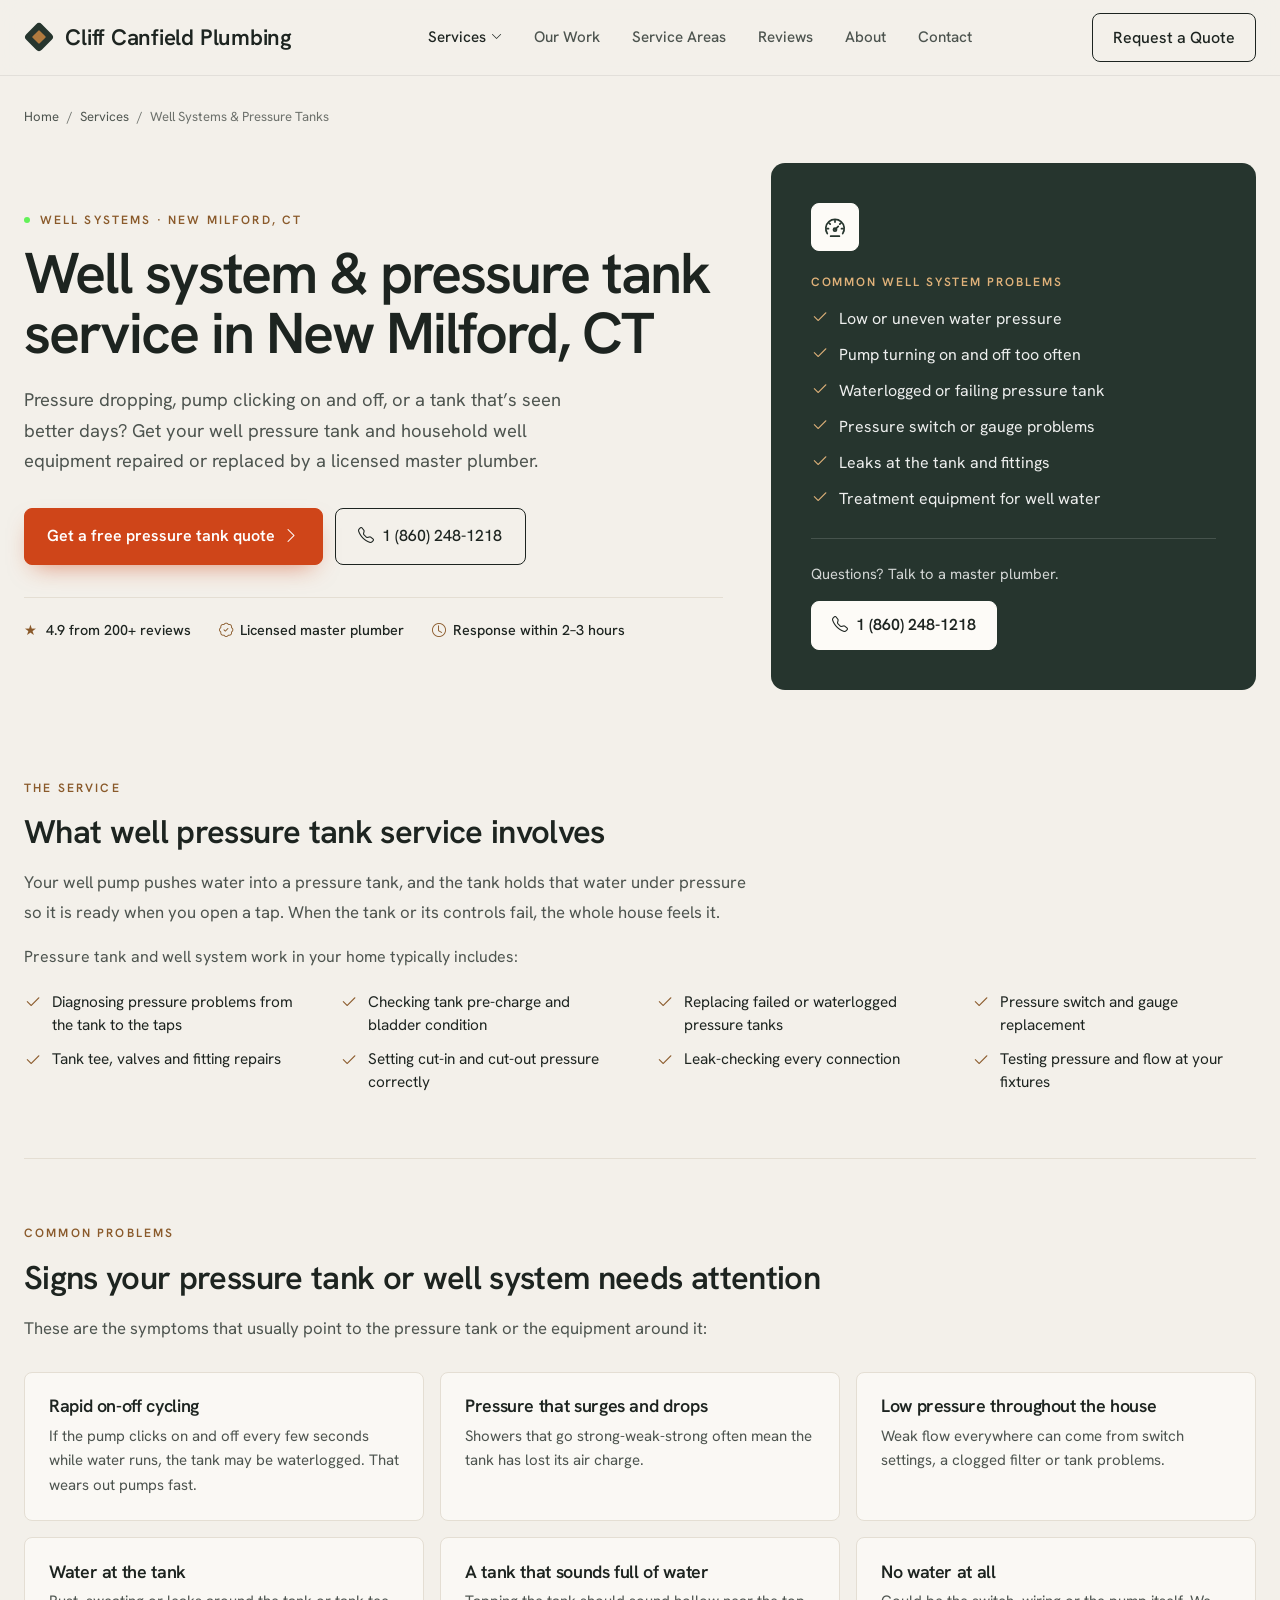
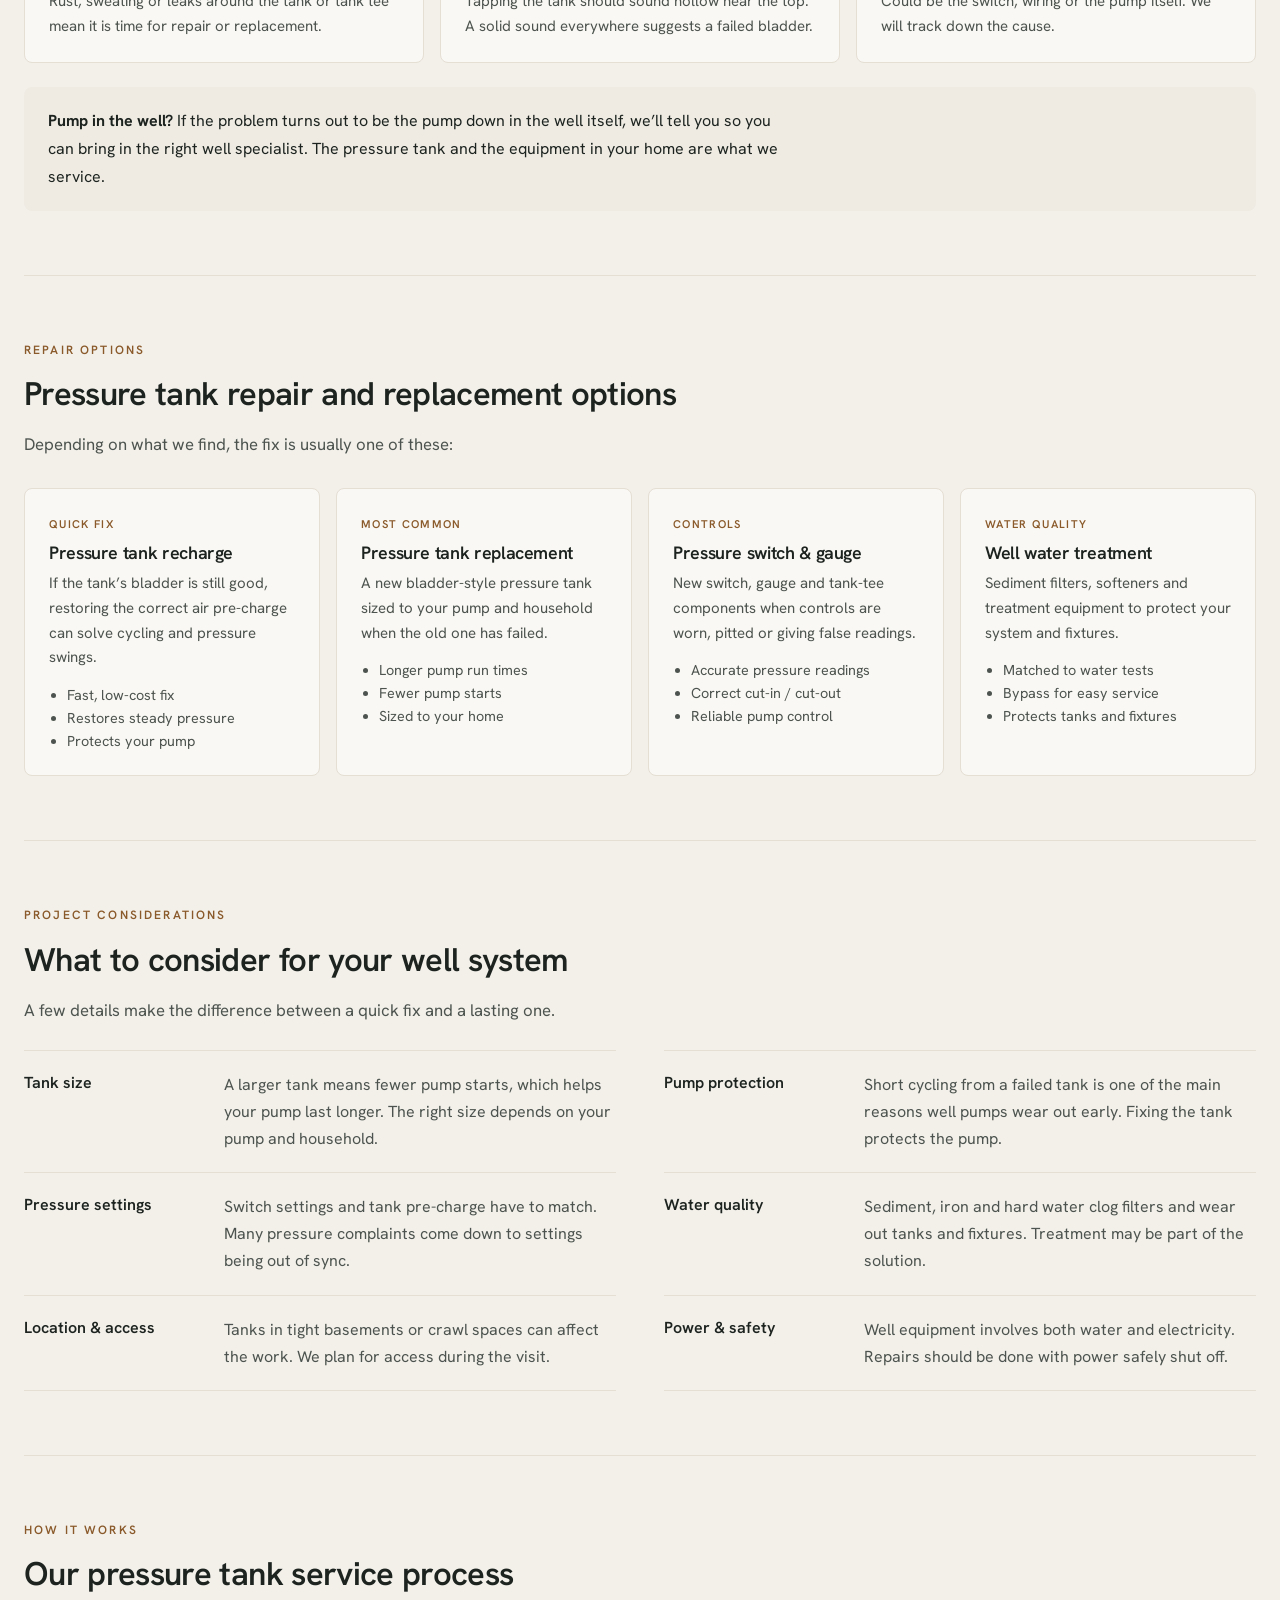
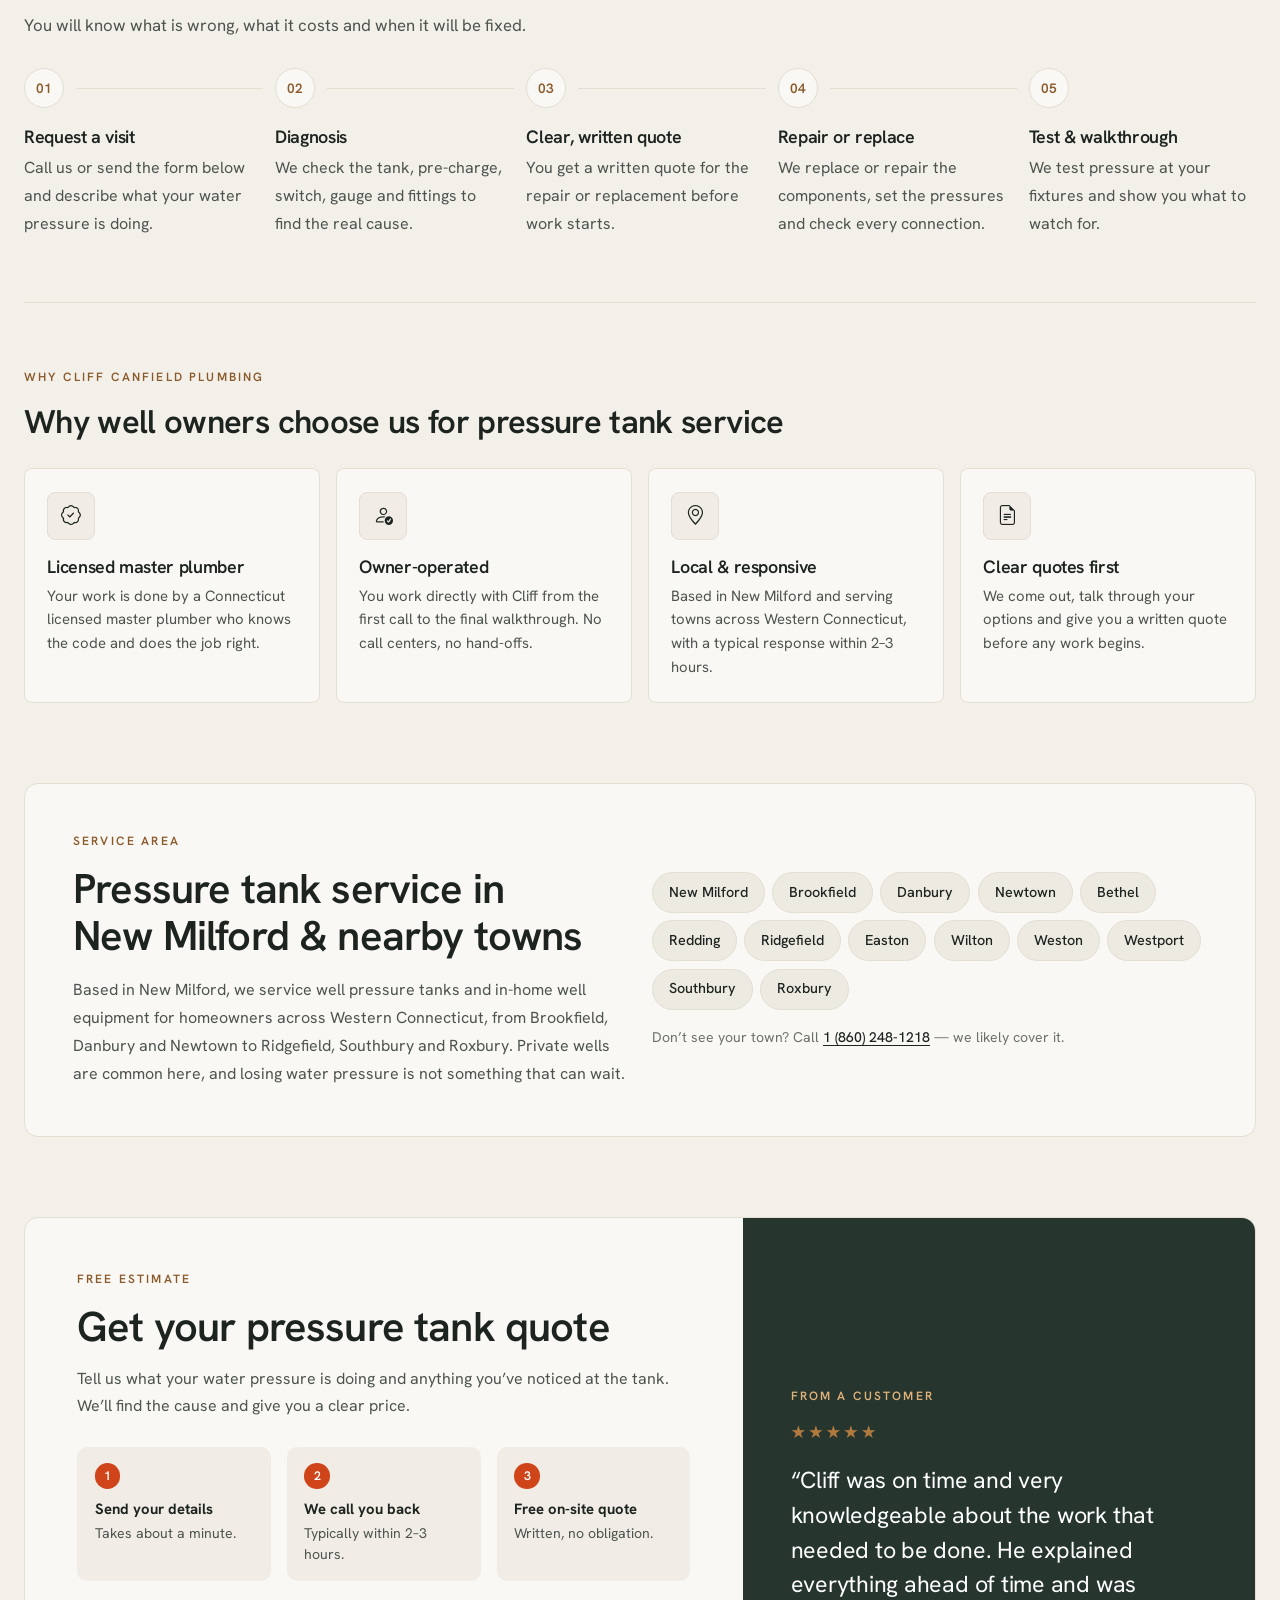
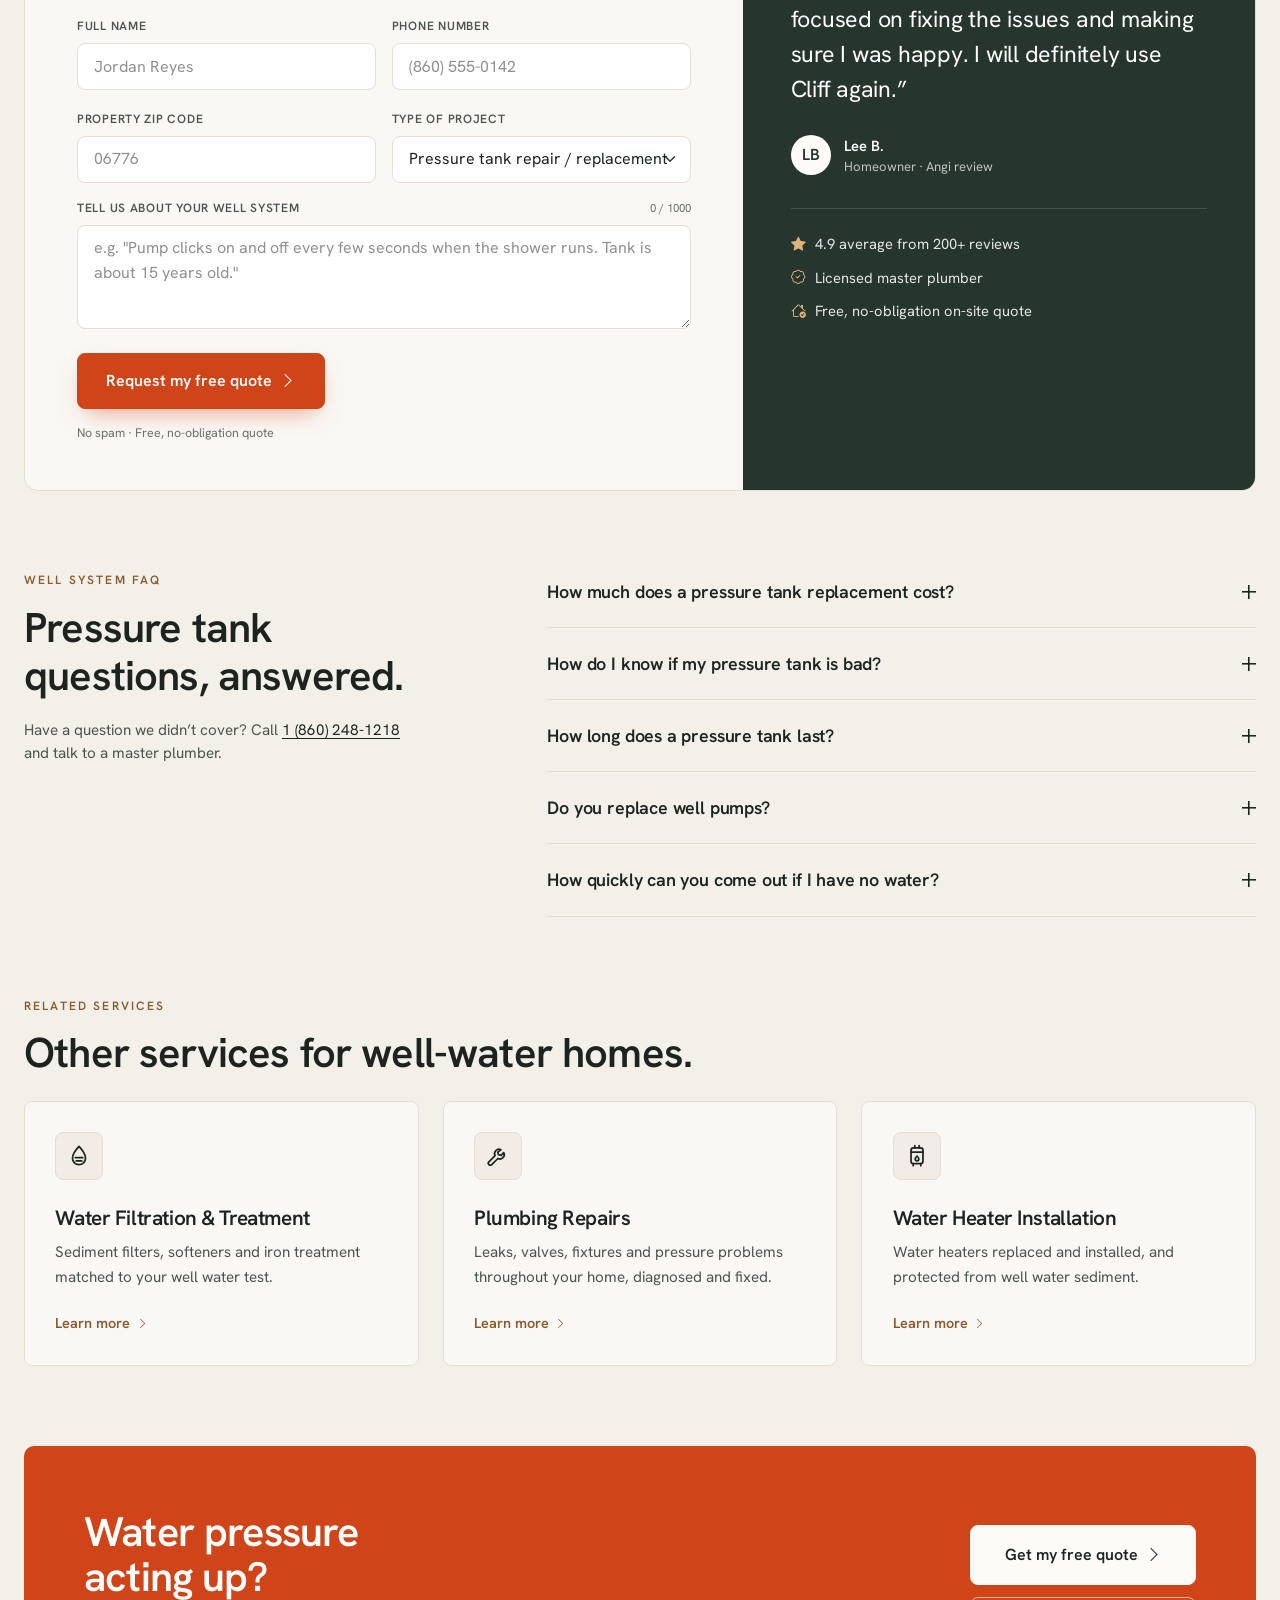
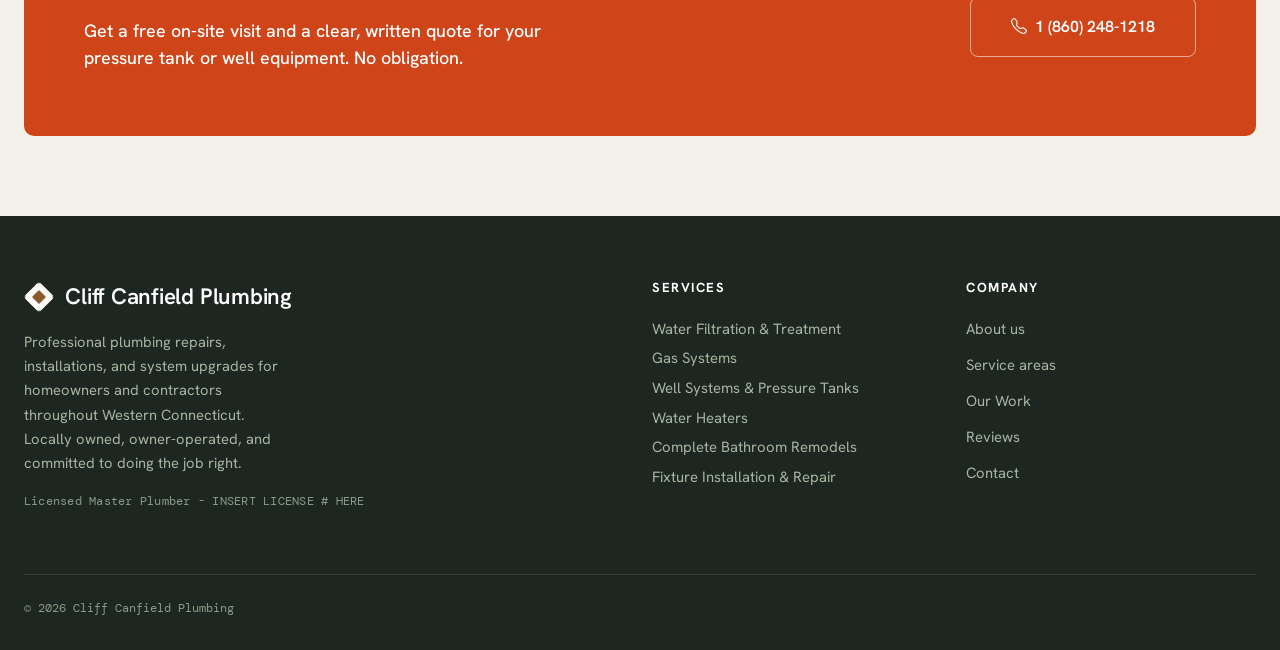
<file: website/services/well-systems-pressure-tanks/index.html>
<!doctype html>
<html lang="en">
<head>
  <meta charset="utf-8">
  <meta name="viewport" content="width=device-width, initial-scale=1">
  <meta name="robots" content="index, follow">
  <meta property="og:type" content="website">
  <meta property="og:site_name" content="Cliff Canfield Plumbing">
  <meta property="og:title" content="Well Pressure Tanks in New Milford, CT | Cliff Canfield Plumbing">
  <meta property="og:description" content="Well pressure tank replacement and well system plumbing in New Milford, Danbury and nearby CT towns. Fix low or uneven water pressure.">
  <meta property="og:locale" content="en_US">
  <title>Well Pressure Tanks in New Milford, CT | Cliff Canfield Plumbing</title>
  <meta name="description" content="Well pressure tank replacement and well system plumbing in New Milford, Danbury and nearby CT towns. Fix low or uneven water pressure.">

  <!-- Fonts -->
  <link rel="preconnect" href="https://fonts.googleapis.com">
  <link rel="preconnect" href="https://fonts.gstatic.com" crossorigin>
  <link href="https://fonts.googleapis.com/css2?family=DM+Mono:wght@400;500&family=Hanken+Grotesk:wght@400;500;600;700&display=swap" rel="stylesheet">

  <!-- Bootstrap + Bootstrap Icons -->
  <link href="https://cdn.jsdelivr.net/npm/bootstrap@5.3.3/dist/css/bootstrap.min.css" rel="stylesheet">
  <link href="https://cdn.jsdelivr.net/npm/bootstrap-icons@1.11.3/font/bootstrap-icons.min.css" rel="stylesheet">

  <link href="../../css/styles.css" rel="stylesheet">
  <script type="application/ld+json">
{
  "@context": "https://schema.org",
  "@type": "Service",
  "serviceType": "Well Systems & Pressure Tanks",
  "name": "Well Systems & Pressure Tanks in New Milford, CT",
  "description": "Well pressure tank replacement and well system plumbing in New Milford, Danbury and nearby CT towns. Fix low or uneven water pressure.",
  "provider": {
    "@type": "Plumber",
    "name": "Cliff Canfield Plumbing",
    "telephone": "+1-860-248-1218",
    "address": {
      "@type": "PostalAddress",
      "addressLocality": "New Milford",
      "addressRegion": "CT",
      "addressCountry": "US"
    },
    "areaServed": [
      {
        "@type": "City",
        "name": "New Milford, CT"
      },
      {
        "@type": "City",
        "name": "Brookfield, CT"
      },
      {
        "@type": "City",
        "name": "Danbury, CT"
      },
      {
        "@type": "City",
        "name": "Newtown, CT"
      },
      {
        "@type": "City",
        "name": "Bethel, CT"
      },
      {
        "@type": "City",
        "name": "Redding, CT"
      },
      {
        "@type": "City",
        "name": "Ridgefield, CT"
      },
      {
        "@type": "City",
        "name": "Easton, CT"
      },
      {
        "@type": "City",
        "name": "Wilton, CT"
      },
      {
        "@type": "City",
        "name": "Weston, CT"
      },
      {
        "@type": "City",
        "name": "Westport, CT"
      },
      {
        "@type": "City",
        "name": "Southbury, CT"
      },
      {
        "@type": "City",
        "name": "Roxbury, CT"
      }
    ]
  },
  "areaServed": [
    {
      "@type": "City",
      "name": "New Milford, CT"
    },
    {
      "@type": "City",
      "name": "Brookfield, CT"
    },
    {
      "@type": "City",
      "name": "Danbury, CT"
    },
    {
      "@type": "City",
      "name": "Newtown, CT"
    },
    {
      "@type": "City",
      "name": "Bethel, CT"
    },
    {
      "@type": "City",
      "name": "Redding, CT"
    },
    {
      "@type": "City",
      "name": "Ridgefield, CT"
    },
    {
      "@type": "City",
      "name": "Easton, CT"
    },
    {
      "@type": "City",
      "name": "Wilton, CT"
    },
    {
      "@type": "City",
      "name": "Weston, CT"
    },
    {
      "@type": "City",
      "name": "Westport, CT"
    },
    {
      "@type": "City",
      "name": "Southbury, CT"
    },
    {
      "@type": "City",
      "name": "Roxbury, CT"
    }
  ]
}
  </script>
  <script type="application/ld+json">
{
  "@context": "https://schema.org",
  "@type": "FAQPage",
  "mainEntity": [
    {
      "@type": "Question",
      "name": "How much does a pressure tank replacement cost?",
      "acceptedAnswer": {
        "@type": "Answer",
        "text": "It depends on the tank size, the condition of the switch, gauge and fittings, and how easy the tank is to reach. Sometimes a recharge or a new switch solves the problem for much less. We give you a written quote after diagnosing the system, so you know the full price before work starts."
      }
    },
    {
      "@type": "Question",
      "name": "How do I know if my pressure tank is bad?",
      "acceptedAnswer": {
        "@type": "Answer",
        "text": "The most common signs are the pump turning on and off rapidly while water runs, pressure that surges and drops, and a tank that sounds full of water when tapped near the top. Leaks or rust at the tank are another sign."
      }
    },
    {
      "@type": "Question",
      "name": "How long does a pressure tank last?",
      "acceptedAnswer": {
        "@type": "Answer",
        "text": "Many bladder-style tanks last a decade or more, but water quality, sizing and pressure settings all affect lifespan. A tank that is short-cycling should be addressed quickly to protect the pump."
      }
    },
    {
      "@type": "Question",
      "name": "Do you replace well pumps?",
      "acceptedAnswer": {
        "@type": "Answer",
        "text": "We service the pressure tank and the well equipment inside your home. If the problem is the pump down in the well, we will tell you so you can bring in the right well specialist."
      }
    },
    {
      "@type": "Question",
      "name": "How quickly can you come out if I have no water?",
      "acceptedAnswer": {
        "@type": "Answer",
        "text": "Call us at 1 (860) 248-1218. We typically respond within 2–3 hours across New Milford and the surrounding towns. Check your breaker for the well pump first, and leave the pump switched off if you see water leaking at the tank."
      }
    }
  ]
}
  </script>
</head>
<body>

  <!-- ============ HEADER ============ -->
  <header class="site-header fixed-top">
    <div class="announcement d-lg-none">
      <!-- <i class="bi bi-lightning-charge"></i> Free plumbing inspection -->
    </div>
    <nav class="navbar navbar-expand-lg" aria-label="Main navigation">
      <div class="container-xxl px-3 px-lg-4">
        <a class="navbar-brand brand" href="../../">
          <span class="brand-mark" aria-hidden="true"></span>
          Cliff Canfield Plumbing
        </a>
        <button class="navbar-toggler border-0 shadow-none" type="button" data-bs-toggle="collapse" data-bs-target="#mainNav" aria-controls="mainNav" aria-expanded="false" aria-label="Toggle navigation">
          <i class="bi bi-list"></i>
        </button>
        <div class="collapse navbar-collapse" id="mainNav">
          <ul class="navbar-nav mx-auto">
            <li class="nav-item dropdown nav-services">
              <a class="nav-link dropdown-toggle active" href="../../#services" role="button" data-bs-toggle="dropdown" aria-expanded="false">Services</a>
              <div class="dropdown-menu services-menu">
                <div class="services-menu-grid">
                  <div>
                    <p class="services-menu-title">Larger projects</p>
                    <ul>
                      <li><a class="dropdown-item" href="../../services/bathroom-remodels/">Bathroom Remodels</a></li>
                      <li><a class="dropdown-item" href="../../services/water-heater-installation/">Water Heater Installation</a></li>
                      <li><a class="dropdown-item" href="../../services/water-filtration-treatment/">Water Filtration &amp; Treatment</a></li>
                      <li><a class="dropdown-item active" aria-current="page" href="../../services/well-systems-pressure-tanks/">Well Systems &amp; Pressure Tanks</a></li>
                      <li><a class="dropdown-item" href="../../services/gas-systems/">Gas Systems</a></li>
                    </ul>
                  </div>
                  <div>
                    <p class="services-menu-title">Repairs &amp; everyday service</p>
                    <ul>
                      <li><a class="dropdown-item" href="../../services/plumbing-repairs/">Plumbing Repairs</a></li>
                      <li><a class="dropdown-item" href="../../services/fixture-installation-repair/">Fixture Installation &amp; Repair</a></li>
                      <li><a class="dropdown-item" href="../../services/leak-frozen-pipe-repair/">Leaks &amp; Frozen Pipes</a></li>
                      <li><a class="dropdown-item" href="../../services/toilet-repair-replacement/">Toilet Repair &amp; Replacement</a></li>
                    </ul>
                  </div>
                </div>
                <a class="services-menu-all" href="../../#services">View all services <i class="bi bi-chevron-right"></i></a>
              </div>
            </li>
            <li class="nav-item"><a class="nav-link" href="../../#projects">Our Work</a></li>
            <li class="nav-item"><a class="nav-link" href="../../#service-area">Service Areas</a></li>
            <li class="nav-item"><a class="nav-link" href="../../reviews.html">Reviews</a></li>
            <li class="nav-item"><a class="nav-link" href="../../#about">About</a></li>
            <li class="nav-item"><a class="nav-link" href="../../#contact">Contact</a></li>
          </ul>
          <a href="#estimate" class="btn btn-outline-ink">Request a Quote</a>
        </div>
      </div>
    </nav>
  </header>

  <main id="top" class="page-service">

    <!-- ============ SERVICE HERO ============ -->
    <section class="svc-hero">
      <div class="container-xxl px-3 px-lg-4">
        <nav class="svc-breadcrumb" aria-label="Breadcrumb">
          <ol class="breadcrumb">
            <li class="breadcrumb-item"><a href="../../">Home</a></li>
            <li class="breadcrumb-item"><a href="../../#services">Services</a></li>
            <li class="breadcrumb-item active" aria-current="page">Well Systems &amp; Pressure Tanks</li>
          </ol>
        </nav>
        <div class="row g-4 g-lg-5 align-items-center">
          <div class="col-lg-6 col-xl-7">
            <p class="eyebrow"><span class="dot"></span>Well systems · New Milford, CT</p>
            <h1 class="svc-title">Well system &amp; pressure tank service in New Milford, CT</h1>
            <p class="svc-lead">Pressure dropping, pump clicking on and off, or a tank that&rsquo;s seen better days? Get your well pressure tank and household well equipment repaired or replaced by a licensed master plumber.</p>
            <div class="svc-hero-actions">
              <a href="#estimate" class="btn btn-brand">Get a free pressure tank quote <i class="bi bi-chevron-right ms-1"></i></a>
              <a href="tel:+18602481218" class="btn btn-outline-ink"><i class="bi bi-telephone me-2"></i>1 (860) 248-1218</a>
            </div>
            <ul class="svc-trust">
              <li><span class="star">★</span> 4.9 from 200+ reviews</li>
              <li><i class="bi bi-patch-check"></i> Licensed master plumber</li>
              <li><i class="bi bi-clock"></i> Response within 2&ndash;3 hours</li>
            </ul>
          </div>
          <div class="col-lg-6 col-xl-5">
            <!-- Add a real job photo here later: replace this panel with a <figure class="svc-hero-media">. -->
            <div class="svc-hero-panel">
              <span class="icon-box"><svg class="svc-icon" viewBox="0 0 24 24" fill="none" stroke="currentColor" stroke-width="1.6" stroke-linecap="round" stroke-linejoin="round" aria-hidden="true"><path d="M4.9 18.1a8.5 8.5 0 1 1 14.2 0"/><path d="M12 14.5l3-3"/><circle cx="12" cy="14.5" r="1.4"/><path d="M12 6v1.4M6.6 8.4l1 1M17.4 8.4l-1 1M4.6 13.6H6M19.4 13.6H18"/><path d="M8 20.5h8"/></svg></span>
              <p class="svc-hero-panel-title">Common well system problems</p>
              <ul class="svc-hero-panel-list">
                <li><i class="bi bi-check2"></i>Low or uneven water pressure</li>
                <li><i class="bi bi-check2"></i>Pump turning on and off too often</li>
                <li><i class="bi bi-check2"></i>Waterlogged or failing pressure tank</li>
                <li><i class="bi bi-check2"></i>Pressure switch or gauge problems</li>
                <li><i class="bi bi-check2"></i>Leaks at the tank and fittings</li>
                <li><i class="bi bi-check2"></i>Treatment equipment for well water</li>
              </ul>
              <div class="svc-hero-panel-call">
                <span>Questions? Talk to a master plumber.</span>
                <a href="tel:+18602481218" class="btn btn-cream"><i class="bi bi-telephone me-2"></i>1 (860) 248-1218</a>
              </div>
            </div>
          </div>
        </div>
      </div>
    </section>

    <!-- ============ MAIN CONTENT ============ -->
    <section class="section svc-content" id="details">
      <div class="container-xxl px-3 px-lg-4">
        <div class="row g-4 g-lg-5">
          <article class="col-12 svc-article svc-article-full">

            <section id="what-it-involves">
              <p class="eyebrow">The service</p>
              <h2>What well pressure tank service involves</h2>
              <p class="section-intro">Your well pump pushes water into a pressure tank, and the tank holds that water under pressure so it is ready when you open a tap. When the tank or its controls fail, the whole house feels it.</p>
              <p>Pressure tank and well system work in your home typically includes:</p>
              <ul class="check-list">
                <li><i class="bi bi-check2"></i>Diagnosing pressure problems from the tank to the taps</li>
                <li><i class="bi bi-check2"></i>Checking tank pre-charge and bladder condition</li>
                <li><i class="bi bi-check2"></i>Replacing failed or waterlogged pressure tanks</li>
                <li><i class="bi bi-check2"></i>Pressure switch and gauge replacement</li>
                <li><i class="bi bi-check2"></i>Tank tee, valves and fitting repairs</li>
                <li><i class="bi bi-check2"></i>Setting cut-in and cut-out pressure correctly</li>
                <li><i class="bi bi-check2"></i>Leak-checking every connection</li>
                <li><i class="bi bi-check2"></i>Testing pressure and flow at your fixtures</li>
              </ul>
            </section>

            <section id="warning-signs">
              <p class="eyebrow">Common problems</p>
              <h2>Signs your pressure tank or well system needs attention</h2>
              <p class="section-intro">These are the symptoms that usually point to the pressure tank or the equipment around it:</p>
              <div class="info-grid cols-3">
                <div class="info-card"><h3>Rapid on-off cycling</h3><p>If the pump clicks on and off every few seconds while water runs, the tank may be waterlogged. That wears out pumps fast.</p></div>
                <div class="info-card"><h3>Pressure that surges and drops</h3><p>Showers that go strong-weak-strong often mean the tank has lost its air charge.</p></div>
                <div class="info-card"><h3>Low pressure throughout the house</h3><p>Weak flow everywhere can come from switch settings, a clogged filter or tank problems.</p></div>
                <div class="info-card"><h3>Water at the tank</h3><p>Rust, sweating or leaks around the tank or tank tee mean it is time for repair or replacement.</p></div>
                <div class="info-card"><h3>A tank that sounds full of water</h3><p>Tapping the tank should sound hollow near the top. A solid sound everywhere suggests a failed bladder.</p></div>
                <div class="info-card"><h3>No water at all</h3><p>Could be the switch, wiring or the pump itself. We will track down the cause.</p></div>
              </div>
              <div class="svc-callout">
                <p><strong>Pump in the well?</strong> If the problem turns out to be the pump down in the well itself, we&rsquo;ll tell you so you can bring in the right well specialist. The pressure tank and the equipment in your home are what we service.</p>
              </div>
            </section>

            <section id="options">
              <p class="eyebrow">Repair options</p>
              <h2>Pressure tank repair and replacement options</h2>
              <p class="section-intro">Depending on what we find, the fix is usually one of these:</p>
              <div class="info-grid">
                <div class="info-card">
                  <span class="info-tag">Quick fix</span>
                  <h3>Pressure tank recharge</h3>
                  <p>If the tank&rsquo;s bladder is still good, restoring the correct air pre-charge can solve cycling and pressure swings.</p>
                  <ul><li>Fast, low-cost fix</li><li>Restores steady pressure</li><li>Protects your pump</li></ul>
                </div>
                <div class="info-card">
                  <span class="info-tag">Most common</span>
                  <h3>Pressure tank replacement</h3>
                  <p>A new bladder-style pressure tank sized to your pump and household when the old one has failed.</p>
                  <ul><li>Longer pump run times</li><li>Fewer pump starts</li><li>Sized to your home</li></ul>
                </div>
                <div class="info-card">
                  <span class="info-tag">Controls</span>
                  <h3>Pressure switch &amp; gauge</h3>
                  <p>New switch, gauge and tank-tee components when controls are worn, pitted or giving false readings.</p>
                  <ul><li>Accurate pressure readings</li><li>Correct cut-in / cut-out</li><li>Reliable pump control</li></ul>
                </div>
                <div class="info-card">
                  <span class="info-tag">Water quality</span>
                  <h3>Well water treatment</h3>
                  <p>Sediment filters, softeners and treatment equipment to protect your system and fixtures.</p>
                  <ul><li>Matched to water tests</li><li>Bypass for easy service</li><li>Protects tanks and fixtures</li></ul>
                </div>
              </div>
            </section>

            <section id="considerations">
              <p class="eyebrow">Project considerations</p>
              <h2>What to consider for your well system</h2>
              <p class="section-intro">A few details make the difference between a quick fix and a lasting one.</p>
              <dl class="consider-list">
                <div><dt>Tank size</dt><dd>A larger tank means fewer pump starts, which helps your pump last longer. The right size depends on your pump and household.</dd></div>
                <div><dt>Pump protection</dt><dd>Short cycling from a failed tank is one of the main reasons well pumps wear out early. Fixing the tank protects the pump.</dd></div>
                <div><dt>Pressure settings</dt><dd>Switch settings and tank pre-charge have to match. Many pressure complaints come down to settings being out of sync.</dd></div>
                <div><dt>Water quality</dt><dd>Sediment, iron and hard water clog filters and wear out tanks and fixtures. Treatment may be part of the solution.</dd></div>
                <div><dt>Location &amp; access</dt><dd>Tanks in tight basements or crawl spaces can affect the work. We plan for access during the visit.</dd></div>
                <div><dt>Power &amp; safety</dt><dd>Well equipment involves both water and electricity. Repairs should be done with power safely shut off.</dd></div>
              </dl>
            </section>

            <section id="process">
              <p class="eyebrow">How it works</p>
              <h2>Our pressure tank service process</h2>
              <p class="section-intro">You will know what is wrong, what it costs and when it will be fixed.</p>
              <ol class="svc-steps" style="--steps:5">
                <li><h3>Request a visit</h3><p>Call us or send the form below and describe what your water pressure is doing.</p></li>
                <li><h3>Diagnosis</h3><p>We check the tank, pre-charge, switch, gauge and fittings to find the real cause.</p></li>
                <li><h3>Clear, written quote</h3><p>You get a written quote for the repair or replacement before work starts.</p></li>
                <li><h3>Repair or replace</h3><p>We replace or repair the components, set the pressures and check every connection.</p></li>
                <li><h3>Test &amp; walkthrough</h3><p>We test pressure at your fixtures and show you what to watch for.</p></li>
              </ol>
            </section>

            <section id="why-us">
              <p class="eyebrow">Why Cliff Canfield Plumbing</p>
              <h2>Why well owners choose us for pressure tank service</h2>
              <div class="why-grid">
                <div class="why-item"><span class="icon-box"><i class="bi bi-patch-check"></i></span><div><h3>Licensed master plumber</h3><p>Your work is done by a Connecticut licensed master plumber who knows the code and does the job right.</p></div></div>
                <div class="why-item"><span class="icon-box"><i class="bi bi-person-check"></i></span><div><h3>Owner-operated</h3><p>You work directly with Cliff from the first call to the final walkthrough. No call centers, no hand-offs.</p></div></div>
                <div class="why-item"><span class="icon-box"><i class="bi bi-geo-alt"></i></span><div><h3>Local &amp; responsive</h3><p>Based in New Milford and serving towns across Western Connecticut, with a typical response within 2&ndash;3 hours.</p></div></div>
                <div class="why-item"><span class="icon-box"><i class="bi bi-file-earmark-text"></i></span><div><h3>Clear quotes first</h3><p>We come out, talk through your options and give you a written quote before any work begins.</p></div></div>
              </div>
            </section>

          </article>
        </div>
      </div>
    </section>

    <!-- ============ SERVICE AREA (generated) ============ -->
    <section class="section pt-0" id="service-area">
      <div class="container-xxl px-3 px-lg-4">
        <div class="svc-area">
          <div class="row g-4 align-items-center">
            <div class="col-lg-6">
              <p class="eyebrow">Service area</p>
              <h2 class="section-title">Pressure tank service in New Milford &amp; nearby towns</h2>
              <p class="svc-area-text">Based in New Milford, we service well pressure tanks and in-home well equipment for homeowners across Western Connecticut, from Brookfield, Danbury and Newtown to Ridgefield, Southbury and Roxbury. Private wells are common here, and losing water pressure is not something that can wait.</p>
            </div>
            <div class="col-lg-6">
              <ul class="area-chips svc-area-chips" aria-label="Towns we serve">
                  <li>New Milford</li>
                  <li>Brookfield</li>
                  <li>Danbury</li>
                  <li>Newtown</li>
                  <li>Bethel</li>
                  <li>Redding</li>
                  <li>Ridgefield</li>
                  <li>Easton</li>
                  <li>Wilton</li>
                  <li>Weston</li>
                  <li>Westport</li>
                  <li>Southbury</li>
                  <li>Roxbury</li>
              </ul>
              <p class="svc-area-note">Don&rsquo;t see your town? Call <a href="tel:+18602481218">1 (860) 248-1218</a> &mdash; we likely cover it.</p>
            </div>
          </div>
        </div>
      </div>
    </section>

    <!-- ============ ESTIMATE + REVIEW ============ -->
    <section class="section pt-0" id="estimate">
      <div class="container-xxl px-3 px-lg-4">
        <div class="estimate-card">
          <div class="row g-0">
            <div class="col-lg-7">
              <div class="estimate-main">
                <p class="eyebrow">Free estimate</p>
                <h2 class="section-title">Get your pressure tank quote</h2>
                <p class="lead-text">Tell us what your water pressure is doing and anything you&rsquo;ve noticed at the tank. We&rsquo;ll find the cause and give you a clear price.</p>
                <ol class="next-steps">
                  <li><strong>Send your details</strong>Takes about a minute.</li>
                  <li><strong>We call you back</strong>Typically within 2&ndash;3 hours.</li>
                  <li><strong>Free on-site quote</strong>Written, no obligation.</li>
                </ol>

                <div id="quoteFormWrap">
                  <form id="quoteForm" class="estimate-form" action="../../send-lead.php" method="post" novalidate>
                    <div class="hp-field" aria-hidden="true"><label>Leave this field empty<input type="text" name="company_website" tabindex="-1" autocomplete="off"></label></div>
                    <div class="row g-3">
                      <div class="col-md-6">
                        <label for="fullName" class="form-label">Full name</label>
                        <input type="text" class="form-control" id="fullName" name="fullName" placeholder="Jordan Reyes" autocomplete="name" required>
                        <div class="invalid-feedback">Please enter your name.</div>
                      </div>
                      <div class="col-md-6">
                        <label for="phone" class="form-label">Phone number</label>
                        <input type="tel" class="form-control" id="phone" name="phone" placeholder="(860) 555-0142" inputmode="tel" autocomplete="tel" pattern="\(\d{3}\) \d{3}-\d{4}" required>
                        <div class="invalid-feedback">Enter a 10-digit phone number.</div>
                      </div>
                      <div class="col-md-6">
                        <label for="zip" class="form-label">Property ZIP code</label>
                        <input type="text" class="form-control" id="zip" name="zip" placeholder="06776" inputmode="numeric" maxlength="5" pattern="\d{5}" autocomplete="postal-code" required>
                        <div class="invalid-feedback">Enter a 5-digit ZIP code.</div>
                      </div>
                      <div class="col-md-6">
                        <label for="projectType" class="form-label">Type of project</label>
                        <select class="form-select" id="projectType" name="projectType" required>
                          <option value="Pressure Tank" selected>Pressure tank repair / replacement</option>
                          <option value="Low Water Pressure">Low or uneven water pressure</option>
                          <option value="Pressure Switch / Gauge">Pressure switch or gauge</option>
                          <option value="Well Water Treatment">Well water treatment</option>
                          <option value="Other">Something else</option>
                        </select>
                      </div>
                      <div class="col-12">
                        <div class="d-flex justify-content-between align-items-baseline">
                          <label for="projectDetails" class="form-label">Tell us about your well system</label>
                          <span class="char-count" id="detailsCount" aria-live="polite">0 / 1000</span>
                        </div>
                        <textarea class="form-control" id="projectDetails" name="projectDetails" rows="3" maxlength="1000" placeholder="e.g. &quot;Pump clicks on and off every few seconds when the shower runs. Tank is about 15 years old.&quot;" required></textarea>
                        <div class="invalid-feedback">Please add a few details about the job.</div>
                      </div>
                      <input type="hidden" name="sourcePage" value="Well Systems &amp; Pressure Tanks">
                    </div>
                    <div class="mt-4">
                      <button type="submit" class="btn btn-brand">Request my free quote <i class="bi bi-chevron-right ms-1"></i></button>
                      <p class="form-note">No spam · Free, no-obligation quote</p>
                    </div>
                  </form>
                </div>

                <div id="quoteSuccess" class="estimate-success d-none" role="status" aria-live="polite">
                  <div class="success-icon"><i class="bi bi-check-lg"></i></div>
                  <h3 class="quote-title">Thanks, <span id="successName">neighbor</span>!</h3>
                  <p class="lead-text mb-4">Your request is in. We&rsquo;ll give you a call shortly to schedule your visit.</p>
                  <button type="button" class="btn btn-outline-ink" id="resetQuote">Submit another request</button>
                </div>
              </div>
            </div>

            <div class="col-lg-5">
              <div class="estimate-review">
                <p class="eyebrow">From a customer</p>
                <span class="stars" aria-label="5 out of 5 stars">★★★★★</span>
                <blockquote>&ldquo;Cliff was on time and very knowledgeable about the work that needed to be done. He explained everything ahead of time and was focused on fixing the issues and making sure I was happy. I will definitely use Cliff again.&rdquo;</blockquote>
                <div class="reviewer">
                  <span class="avatar">LB</span>
                  <div><div class="name">Lee B.</div><div class="place">Homeowner · Angi review</div></div>
                </div>
                <div class="review-spacer"></div>
                <ul class="estimate-facts">
                  <li><i class="bi bi-star-fill"></i> 4.9 average from 200+ reviews</li>
                  <li><i class="bi bi-patch-check"></i> Licensed master plumber</li>
                  <li><i class="bi bi-house-check"></i> Free, no-obligation on-site quote</li>
                </ul>
              </div>
            </div>
          </div>
        </div>
      </div>
    </section>

    <!-- ============ FAQ ============ -->
    <section class="section pt-0" id="faq">
      <div class="container-xxl px-3 px-lg-4">
        <div class="row g-4">
          <div class="col-lg-5 col-xl-4">
            <div class="faq-intro">
              <p class="eyebrow">Well system FAQ</p>
              <h2 class="section-title">Pressure tank questions, answered.</h2>
              <p class="faq-note d-none d-md-block">Have a question we didn&rsquo;t cover? Call <a href="tel:+18602481218">1 (860) 248-1218</a> and talk to a master plumber.</p>
            </div>
          </div>
          <div class="col-lg-7 offset-xl-1">
            <div class="accordion faq-accordion" id="svcFaq">
              <div class="accordion-item">
                <h3 class="accordion-header">
                  <button class="accordion-button collapsed" type="button" data-bs-toggle="collapse" data-bs-target="#sfaq1" aria-expanded="false" aria-controls="sfaq1">How much does a pressure tank replacement cost?</button>
                </h3>
                <div id="sfaq1" class="accordion-collapse collapse" data-bs-parent="#svcFaq">
                  <div class="accordion-body">It depends on the tank size, the condition of the switch, gauge and fittings, and how easy the tank is to reach. Sometimes a recharge or a new switch solves the problem for much less. We give you a written quote after diagnosing the system, so you know the full price before work starts.</div>
                </div>
              </div>
              <div class="accordion-item">
                <h3 class="accordion-header">
                  <button class="accordion-button collapsed" type="button" data-bs-toggle="collapse" data-bs-target="#sfaq2" aria-expanded="false" aria-controls="sfaq2">How do I know if my pressure tank is bad?</button>
                </h3>
                <div id="sfaq2" class="accordion-collapse collapse" data-bs-parent="#svcFaq">
                  <div class="accordion-body">The most common signs are the pump turning on and off rapidly while water runs, pressure that surges and drops, and a tank that sounds full of water when tapped near the top. Leaks or rust at the tank are another sign.</div>
                </div>
              </div>
              <div class="accordion-item">
                <h3 class="accordion-header">
                  <button class="accordion-button collapsed" type="button" data-bs-toggle="collapse" data-bs-target="#sfaq3" aria-expanded="false" aria-controls="sfaq3">How long does a pressure tank last?</button>
                </h3>
                <div id="sfaq3" class="accordion-collapse collapse" data-bs-parent="#svcFaq">
                  <div class="accordion-body">Many bladder-style tanks last a decade or more, but water quality, sizing and pressure settings all affect lifespan. A tank that is short-cycling should be addressed quickly to protect the pump.</div>
                </div>
              </div>
              <div class="accordion-item">
                <h3 class="accordion-header">
                  <button class="accordion-button collapsed" type="button" data-bs-toggle="collapse" data-bs-target="#sfaq4" aria-expanded="false" aria-controls="sfaq4">Do you replace well pumps?</button>
                </h3>
                <div id="sfaq4" class="accordion-collapse collapse" data-bs-parent="#svcFaq">
                  <div class="accordion-body">We service the pressure tank and the well equipment inside your home. If the problem is the pump down in the well, we will tell you so you can bring in the right well specialist.</div>
                </div>
              </div>
              <div class="accordion-item">
                <h3 class="accordion-header">
                  <button class="accordion-button collapsed" type="button" data-bs-toggle="collapse" data-bs-target="#sfaq5" aria-expanded="false" aria-controls="sfaq5">How quickly can you come out if I have no water?</button>
                </h3>
                <div id="sfaq5" class="accordion-collapse collapse" data-bs-parent="#svcFaq">
                  <div class="accordion-body">Call us at <a href="tel:+18602481218">1 (860) 248-1218</a>. We typically respond within 2&ndash;3 hours across New Milford and the surrounding towns. Check your breaker for the well pump first, and leave the pump switched off if you see water leaking at the tank.</div>
                </div>
              </div>
            </div>
          </div>
        </div>
      </div>
    </section>

    <!-- ============ RELATED SERVICES ============ -->
    <section class="section pt-0" id="related">
      <div class="container-xxl px-3 px-lg-4">
        <p class="eyebrow">Related services</p>
        <h2 class="section-title mb-4">Other services for well-water homes.</h2>
        <div class="row g-3 g-lg-4">
          <div class="col-md-6 col-lg-4">
            <article class="service-card">
              <span class="icon-box"><svg class="svc-icon" viewBox="0 0 24 24" fill="none" stroke="currentColor" stroke-width="1.6" stroke-linecap="round" stroke-linejoin="round" aria-hidden="true"><path d="M12 3.2S6 9.6 6 14a6 6 0 0 0 12 0c0-4.4-6-10.8-6-10.8Z"/><path d="M8.6 13.5h6.8M9.4 16.5h5.2"/></svg></span>
              <h3>Water Filtration &amp; Treatment</h3>
              <p>Sediment filters, softeners and iron treatment matched to your well water test.</p>
              <a href="../../services/water-filtration-treatment/" class="link-more">Learn more <i class="bi bi-chevron-right"></i></a>
            </article>
          </div>
          <div class="col-md-6 col-lg-4">
            <article class="service-card">
              <span class="icon-box"><svg class="svc-icon" viewBox="0 0 24 24" fill="none" stroke="currentColor" stroke-width="1.6" stroke-linecap="round" stroke-linejoin="round" aria-hidden="true"><path d="M14.7 6.3a4 4 0 0 0-5.4 5.4L3.6 17.4a1.8 1.8 0 0 0 2.6 2.6l5.7-5.7a4 4 0 0 0 5.4-5.4l-2.5 2.5-2.4-.6-.6-2.4Z"/></svg></span>
              <h3>Plumbing Repairs</h3>
              <p>Leaks, valves, fixtures and pressure problems throughout your home, diagnosed and fixed.</p>
              <a href="../../services/plumbing-repairs/" class="link-more">Learn more <i class="bi bi-chevron-right"></i></a>
            </article>
          </div>
          <div class="col-md-6 col-lg-4">
            <article class="service-card">
              <span class="icon-box"><svg class="svc-icon" viewBox="0 0 24 24" fill="none" stroke="currentColor" stroke-width="1.6" stroke-linecap="round" stroke-linejoin="round" aria-hidden="true"><rect x="6.5" y="4.5" width="11" height="14.5" rx="2.2"/><path d="M10 4.5V2.5M14 4.5V2.5M8.5 21v-2M15.5 21v-2M6.5 8.5h11"/><path d="M12 16.5a1.7 1.7 0 0 1-1.7-1.7c0-1.1 1.7-2.8 1.7-2.8s1.7 1.7 1.7 2.8a1.7 1.7 0 0 1-1.7 1.7Z"/></svg></span>
              <h3>Water Heater Installation</h3>
              <p>Water heaters replaced and installed, and protected from well water sediment.</p>
              <a href="../../services/water-heater-installation/" class="link-more">Learn more <i class="bi bi-chevron-right"></i></a>
            </article>
          </div>
        </div>
      </div>
    </section>

    <!-- ============ FINAL CTA ============ -->
    <section class="section pt-0" id="contact">
      <div class="container-xxl px-3 px-lg-4">
        <div class="cta-band">
          <div class="cta-copy">
            <h2>Water pressure acting up?</h2>
            <p>Get a free on-site visit and a clear, written quote for your pressure tank or well equipment. No obligation.</p>
          </div>
          <div class="cta-actions">
            <a href="#estimate" class="btn btn-cream">Get my free quote <i class="bi bi-chevron-right ms-1"></i></a>
            <a href="tel:+18602481218" class="btn btn-outline-cream"><i class="bi bi-telephone me-2"></i>1 (860) 248-1218</a>
          </div>
        </div>
      </div>
    </section>
  </main>

  <!-- ============ FOOTER ============ -->
  <footer class="site-footer" id="site-footer">
    <div class="container-xxl px-3 px-lg-4">
      <div class="row g-4">
        <div class="col-lg-5 col-xl-6">
          <a class="brand brand-light mb-3" href="../../">
            <span class="brand-mark brand-mark-light" aria-hidden="true"></span>
            Cliff Canfield Plumbing
          </a>
          <p class="footer-about">Professional plumbing repairs, installations, and system upgrades for homeowners and contractors throughout Western Connecticut. Locally owned, owner-operated, and committed to doing the job right.</p>
          <p class="mono-small footer-license d-none d-md-block">Licensed Master Plumber - INSERT LICENSE # HERE</p>
        </div>
        <div class="col-6 col-lg-3 d-none d-md-block">
          <h3 class="footer-heading">Services</h3>
          <ul class="footer-links">
            <li><a href="../../services/water-filtration-treatment/">Water Filtration & Treatment</a></li>
            <li><a href="../../services/gas-systems/">Gas Systems</a></li>
            <li><a href="../../services/well-systems-pressure-tanks/">Well Systems & Pressure Tanks</a></li>
            <li><a href="../../services/water-heater-installation/">Water Heaters</a></li>
            <li><a href="../../services/bathroom-remodels/">Complete Bathroom Remodels</a></li>
            <li><a href="../../services/fixture-installation-repair/">Fixture Installation & Repair</a></li>
          </ul>
        </div>
        <div class="col-6 col-lg-4 col-xl-3 d-none d-md-block">
          <h3 class="footer-heading">Company</h3>
          <ul class="footer-links footer-links-spaced">
            <li><a href="../../#about">About us</a></li>
            <li><a href="../../#service-area">Service areas</a></li>
            <li><a href="../../#projects">Our Work</a></li>
            <li><a href="../../reviews.html">Reviews</a></li>
            <li><a href="../../#contact">Contact</a></li>
          </ul>
        </div>
      </div>
      <div class="footer-bottom">
        <span>© <span id="year">2026</span> Cliff Canfield Plumbing </span>
      </div>
    </div>
  </footer>

  <!-- Mobile sticky action bar -->
  <div class="mobile-cta d-lg-none">
    <a href="tel:+18602481218" class="btn btn-outline-cream"><i class="bi bi-telephone me-2"></i>1 (860) 248-1218</a>
    <a href="#estimate" class="btn btn-brand">Get a free quote <i class="bi bi-chevron-right ms-1"></i></a>
  </div>

  <!-- Back to top -->
  <button type="button" class="back-to-top" id="backToTop" aria-label="Back to top">
    <i class="bi bi-arrow-up"></i>
  </button>

  <script src="https://cdn.jsdelivr.net/npm/bootstrap@5.3.3/dist/js/bootstrap.bundle.min.js"></script>
  <script src="../../js/main.js"></script>
</body>
</html>
</file>
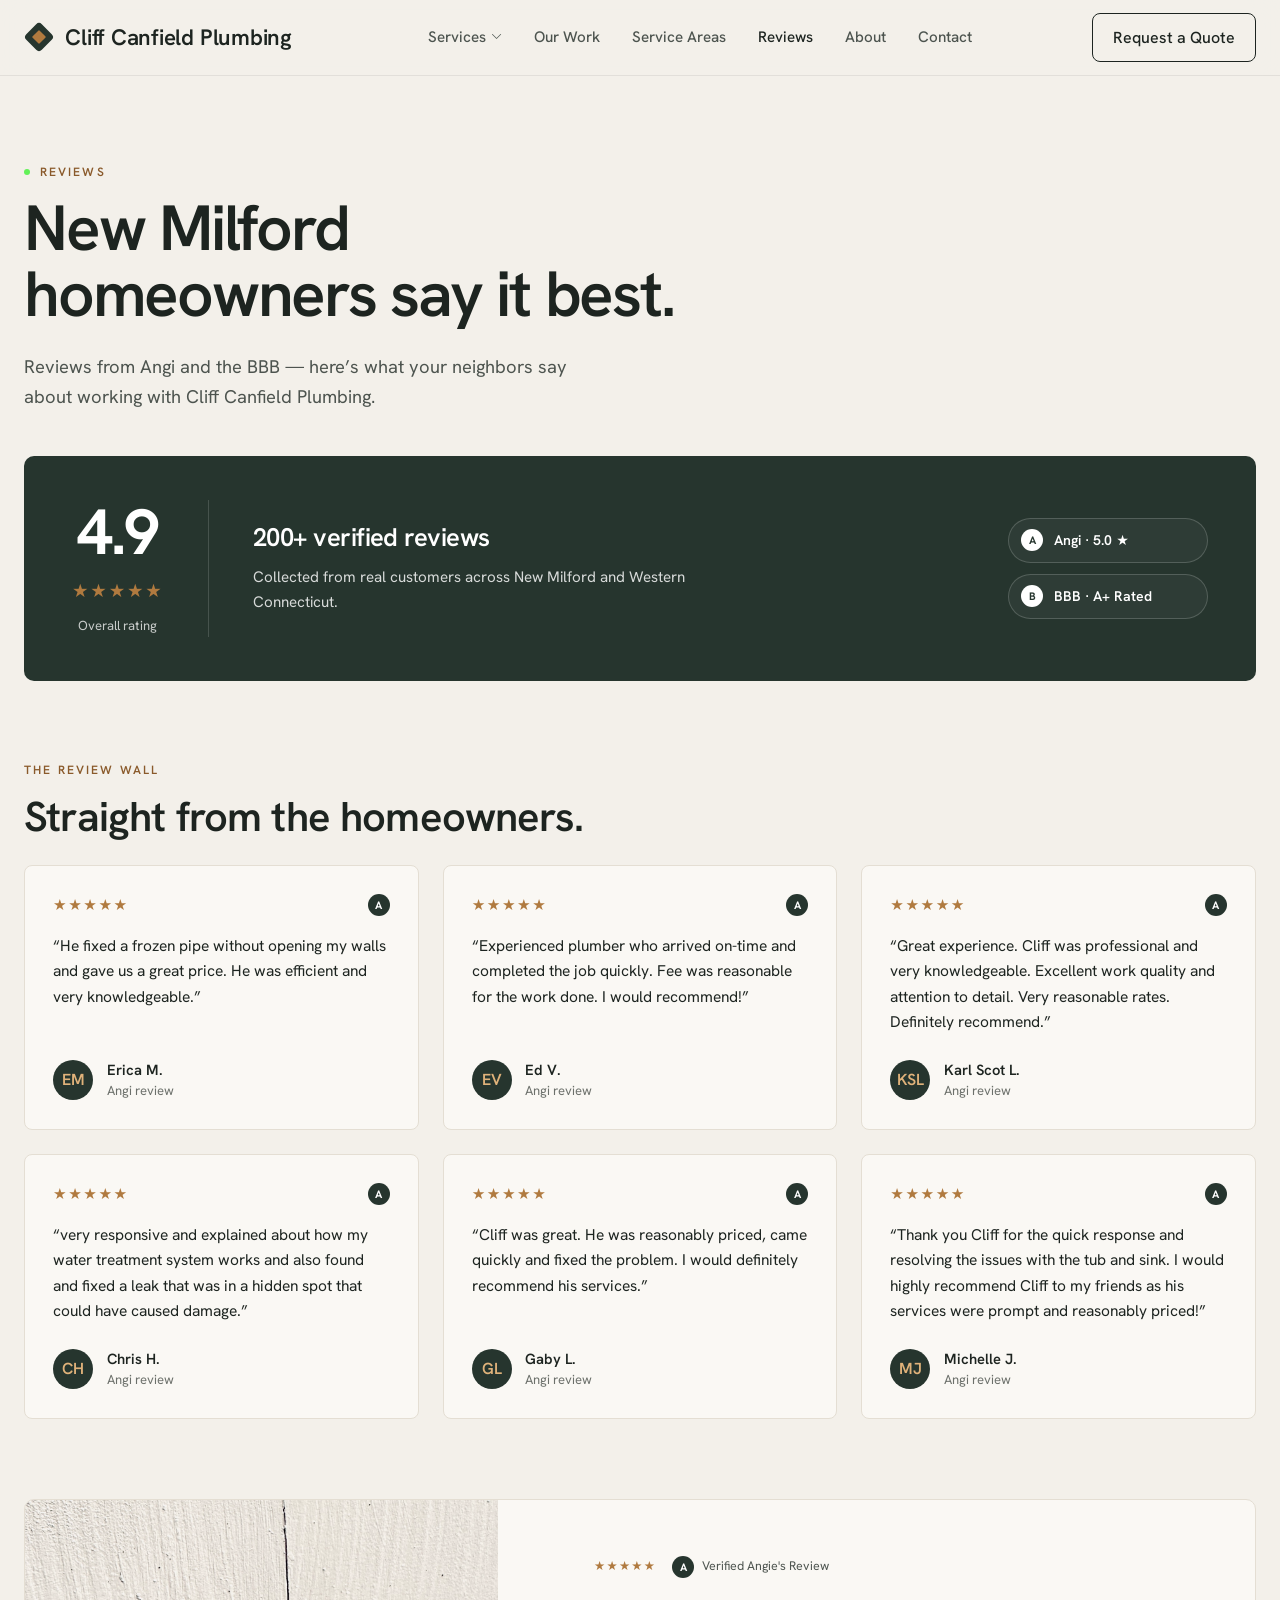
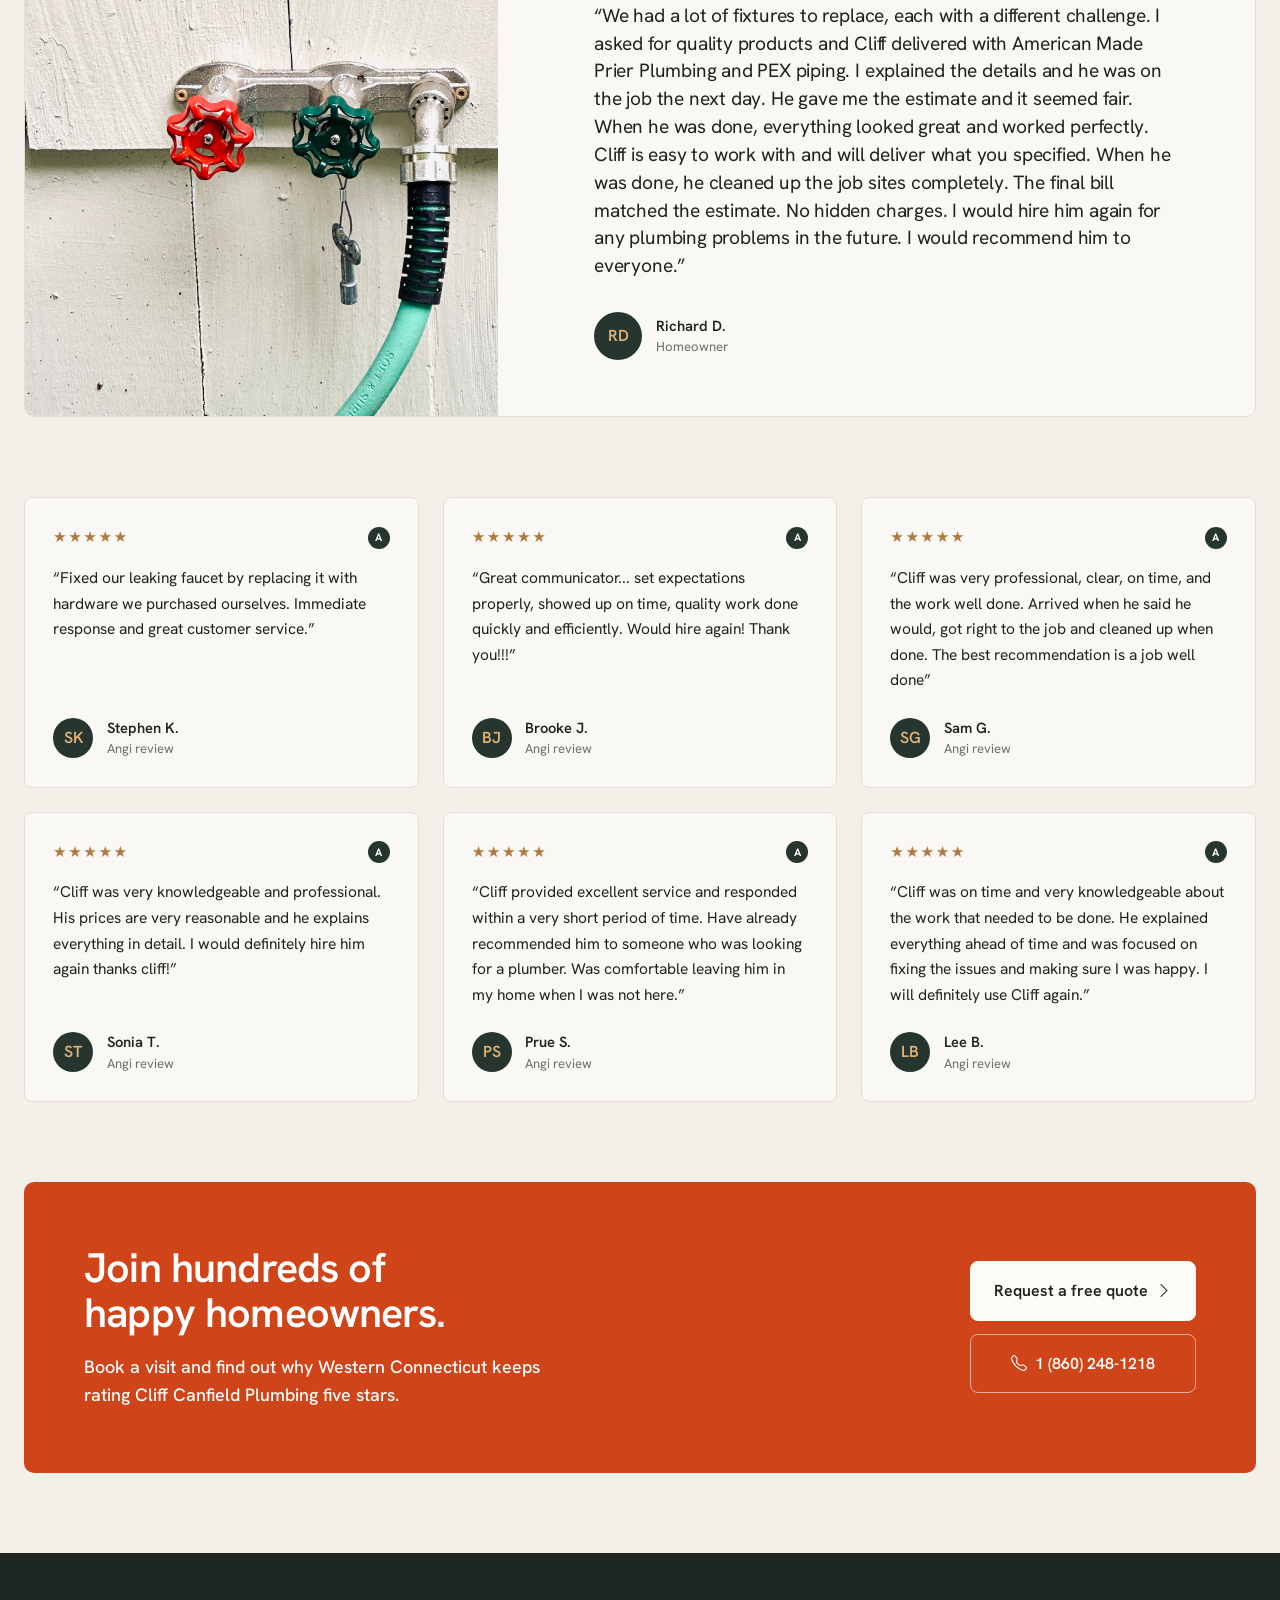
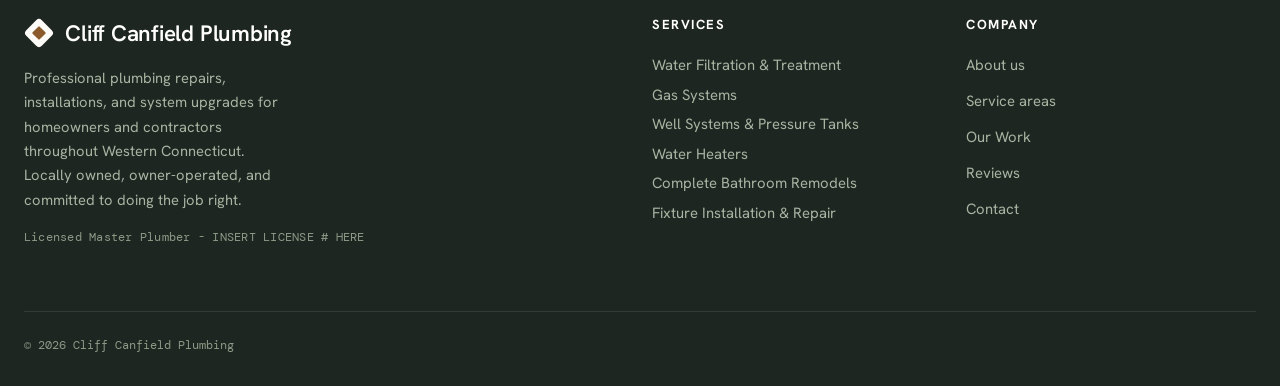
<file: website/reviews.html>
<!doctype html>
<html lang="en">
<head>
  <meta charset="utf-8">
  <meta name="viewport" content="width=device-width, initial-scale=1">
  <title>Reviews | Cliff Canfield Plumbing</title>
  <meta name="description" content="Read what homeowners in New Milford, CT and Western Connecticut say about Cliff Canfield Plumbing.">

  <!-- Fonts -->
  <link rel="preconnect" href="https://fonts.googleapis.com">
  <link rel="preconnect" href="https://fonts.gstatic.com" crossorigin>
  <link href="https://fonts.googleapis.com/css2?family=DM+Mono:wght@400;500&family=Hanken+Grotesk:wght@400;500;600;700&display=swap" rel="stylesheet">

  <!-- Bootstrap + Bootstrap Icons -->
  <link href="https://cdn.jsdelivr.net/npm/bootstrap@5.3.3/dist/css/bootstrap.min.css" rel="stylesheet">
  <link href="https://cdn.jsdelivr.net/npm/bootstrap-icons@1.11.3/font/bootstrap-icons.min.css" rel="stylesheet">

  <link href="css/styles.css" rel="stylesheet">
</head>
<body>

  <!-- ============ HEADER ============ -->
  <header class="site-header fixed-top">
    <div class="announcement d-lg-none">
      <!-- <i class="bi bi-lightning-charge"></i> Free plumbing inspection -->
    </div>
    <nav class="navbar navbar-expand-lg" aria-label="Main navigation">
      <div class="container-xxl px-3 px-lg-4">
        <a class="navbar-brand brand" href="index.html">
          <span class="brand-mark" aria-hidden="true"></span>
          Cliff Canfield Plumbing
        </a>
        <button class="navbar-toggler border-0 shadow-none" type="button" data-bs-toggle="collapse" data-bs-target="#mainNav" aria-controls="mainNav" aria-expanded="false" aria-label="Toggle navigation">
          <i class="bi bi-list"></i>
        </button>
        <div class="collapse navbar-collapse" id="mainNav">
          <ul class="navbar-nav mx-auto">
            <li class="nav-item dropdown nav-services">
              <a class="nav-link dropdown-toggle" href="index.html#services" role="button" data-bs-toggle="dropdown" aria-expanded="false">Services</a>
              <div class="dropdown-menu services-menu">
                <div class="services-menu-grid">
                  <div>
                    <p class="services-menu-title">Larger projects</p>
                    <ul>
                      <li><a class="dropdown-item" href="services/bathroom-remodels/">Bathroom Remodels</a></li>
                      <li><a class="dropdown-item" href="services/water-heater-installation/">Water Heater Installation</a></li>
                      <li><a class="dropdown-item" href="services/water-filtration-treatment/">Water Filtration &amp; Treatment</a></li>
                      <li><a class="dropdown-item" href="services/well-systems-pressure-tanks/">Well Systems &amp; Pressure Tanks</a></li>
                      <li><a class="dropdown-item" href="services/gas-systems/">Gas Systems</a></li>
                    </ul>
                  </div>
                  <div>
                    <p class="services-menu-title">Repairs &amp; everyday service</p>
                    <ul>
                      <li><a class="dropdown-item" href="services/plumbing-repairs/">Plumbing Repairs</a></li>
                      <li><a class="dropdown-item" href="services/fixture-installation-repair/">Fixture Installation &amp; Repair</a></li>
                      <li><a class="dropdown-item" href="services/leak-frozen-pipe-repair/">Leaks &amp; Frozen Pipes</a></li>
                      <li><a class="dropdown-item" href="services/toilet-repair-replacement/">Toilet Repair &amp; Replacement</a></li>
                    </ul>
                  </div>
                </div>
                <a class="services-menu-all" href="index.html#services">View all services <i class="bi bi-chevron-right"></i></a>
              </div>
            </li>
            <li class="nav-item"><a class="nav-link" href="index.html#projects">Our Work</a></li>
            <li class="nav-item"><a class="nav-link" href="index.html#service-area">Service Areas</a></li>
            <li class="nav-item"><a class="nav-link active" aria-current="page" href="reviews.html">Reviews</a></li>
            <li class="nav-item"><a class="nav-link" href="index.html#about">About</a></li>
            <li class="nav-item"><a class="nav-link" href="index.html#contact">Contact</a></li>
          </ul>
          <a href="index.html#quote" class="btn btn-outline-ink">Request a Quote</a>
        </div>
      </div>
    </nav>
  </header>

  <main id="top" class="page-reviews">

    <!-- ============ INTRO + RATING SUMMARY ============ -->
    <section class="page-intro">
      <div class="container-xxl px-3 px-lg-4">
        <p class="eyebrow"><span class="dot"></span>Reviews</p>
        <h1 class="page-title">New Milford homeowners say it&nbsp;best.</h1>
        <p class="page-lead">Reviews from Angi and the BBB — here’s what your neighbors say about working with Cliff Canfield Plumbing.</p>

        <div class="rating-band">
          <div class="rating-score">
            <div class="num">4.9</div>
            <span class="stars" aria-label="4.9 out of 5 stars">★★★★★</span>
            <small>Overall rating</small>
          </div>
          <div class="rating-copy">
            <h2>200+ verified reviews</h2>
            <p>Collected from real customers across New Milford and Western Connecticut.</p>
          </div>
          <div class="rating-sources">
            <span class="source-pill"><span class="badge-letter">A</span>Angi · 5.0 ★</span>
            <span class="source-pill"><span class="badge-letter">B</span>BBB · A+ Rated</span>
          </div>
        </div>
      </div>
    </section>

    <!-- ============ REVIEW WALL ============ -->
    <section class="section pt-0" id="review-wall">
      <div class="container-xxl px-3 px-lg-4">
        <p class="eyebrow">The review wall</p>
        <h2 class="section-title mb-4">Straight from the homeowners.</h2>

        <div class="row g-3 g-lg-4">
          <div class="col-md-6 col-lg-4">
            <article class="review-card">
              <div class="d-flex justify-content-between align-items-center mb-3">
                <span class="stars" aria-label="5 out of 5 stars">★★★★★</span>
                <span class="g-dot" title="Angi review" aria-label="Angi review">A</span>
              </div>
              <blockquote>“He fixed a frozen pipe without opening my walls and gave us a great price. He was efficient and very knowledgeable.”</blockquote>
              <div class="reviewer">
                <span class="avatar">EM</span>
                <div><div class="name">Erica M.</div><div class="place">Angi review</div></div>
              </div>
            </article>
          </div>

          <!-- PLACEHOLDER REVIEWS (from the design template) — replace each one below with a real customer review before launch. -->
          <div class="col-md-6 col-lg-4">
            <article class="review-card">
              <div class="d-flex justify-content-between align-items-center mb-3">
                <span class="stars" aria-label="5 out of 5 stars">★★★★★</span>
                <span class="g-dot" title="Angi review" aria-label="Angi review">A</span>
              </div>
              <blockquote>“Experienced plumber who arrived on-time and completed the job quickly. Fee was reasonable for the work done. I would recommend!”</blockquote>
              <div class="reviewer">
                <span class="avatar">EV</span>
                <div><div class="name">Ed V.</div><div class="place">Angi review</div></div>
              </div>
            </article>
          </div>
          <div class="col-md-6 col-lg-4">
            <article class="review-card">
              <div class="d-flex justify-content-between align-items-center mb-3">
                <span class="stars" aria-label="5 out of 5 stars">★★★★★</span>
                <span class="g-dot" title="Angi review" aria-label="Angi review">A</span>
              </div>
              <blockquote>“Great experience. Cliff was professional and very knowledgeable. Excellent work quality and attention to detail. Very reasonable rates. Definitely recommend.”</blockquote>
              <div class="reviewer">
                <span class="avatar">KSL</span>
                <div><div class="name">Karl Scot L.</div><div class="place">Angi review</div></div>
              </div>
            </article>
          </div>
          <div class="col-md-6 col-lg-4">
            <article class="review-card">
              <div class="d-flex justify-content-between align-items-center mb-3">
                <span class="stars" aria-label="5 out of 5 stars">★★★★★</span>
                <span class="g-dot" title="Angi review" aria-label="Angi review">A</span>
              </div>
              <blockquote>“very responsive and explained about how my water treatment system works and also found and fixed a leak that was in a hidden spot that could have caused damage.”</blockquote>
              <div class="reviewer">
                <span class="avatar">CH</span>
                <div><div class="name">Chris H.</div><div class="place">Angi review</div></div>
              </div>
            </article>
          </div>
          <div class="col-md-6 col-lg-4">
            <article class="review-card">
              <div class="d-flex justify-content-between align-items-center mb-3">
                <span class="stars" aria-label="5 out of 5 stars">★★★★★</span>
                <span class="g-dot" title="Angi review" aria-label="Angi review">A</span>
              </div>
              <blockquote>“Cliff was great. He was reasonably priced, came quickly and fixed the problem. I would definitely recommend his services.”</blockquote>
              <div class="reviewer">
                <span class="avatar">GL</span>
                <div><div class="name">Gaby L.</div><div class="place">Angi review</div></div>
              </div>
            </article>
          </div>
          <div class="col-md-6 col-lg-4">
            <article class="review-card">
              <div class="d-flex justify-content-between align-items-center mb-3">
                <span class="stars" aria-label="5 out of 5 stars">★★★★★</span>
                <span class="g-dot" title="Angi review" aria-label="Angi review">A</span>
              </div>
              <blockquote>“Thank you Cliff for the quick response and resolving the issues with the tub and sink. I would highly recommend Cliff to my friends as his services were prompt and reasonably priced!”</blockquote>
              <div class="reviewer">
                <span class="avatar">MJ</span>
                <div><div class="name">Michelle J.</div><div class="place">Angi review</div></div>
              </div>
            </article>
          </div>
          <!-- END PLACEHOLDER REVIEWS -->
        </div>
      </div>
    </section>

    <!-- ============ FEATURED REVIEW ============ -->
    <!-- PLACEHOLDER (from the design template) — swap in a real customer's photo and review. -->
    <section class="section pt-0" id="featured-review">
      <div class="container-xxl px-3 px-lg-4">
        <article class="featured-review">
          <div class="featured-media">
            <img src="images/featured-review.jpeg" alt="Homeowners standing in front of their house" loading="lazy">
          </div>
          <div class="featured-body">
            <div class="featured-meta">
              <span class="stars" aria-label="5 out of 5 stars">★★★★★</span>
              <span class="d-inline-flex align-items-center gap-2"><span class="g-dot" aria-hidden="true">A</span>Verified Angie's Review</span>
            </div>
            <blockquote>“We had a lot of fixtures to replace, each with a different challenge. I asked for quality products and Cliff delivered with American Made Prier Plumbing and PEX piping. I explained the details and he was on the job the next day. He gave me the estimate and it seemed fair. When he was done, everything looked great and worked perfectly. Cliff is easy to work with and will deliver what you specified. When he was done, he cleaned up the job sites completely. The final bill matched the estimate. No hidden charges. I would hire him again for any plumbing problems in the future. I would recommend him to everyone.”</blockquote>
            <div class="reviewer">
              <span class="avatar avatar-lg">RD</span>
              <div><div class="name">Richard D.</div><div class="place">Homeowner</div></div>
            </div>
          </div>
        </article>
      </div>
    </section>

    <section class="section pt-0" id="review-wall">
      <div class="container-xxl px-3 px-lg-4">

        <div class="row g-3 g-lg-4">
          <div class="col-md-6 col-lg-4">
            <article class="review-card">
              <div class="d-flex justify-content-between align-items-center mb-3">
                <span class="stars" aria-label="5 out of 5 stars">★★★★★</span>
                <span class="g-dot" title="Angi review" aria-label="Angi review">A</span>
              </div>
              <blockquote>“Fixed our leaking faucet by replacing it with hardware we purchased ourselves. Immediate response and great customer service.”</blockquote>
              <div class="reviewer">
                <span class="avatar">SK</span>
                <div><div class="name">Stephen K.</div><div class="place">Angi review</div></div>
              </div>
            </article>
          </div>

          <!-- PLACEHOLDER REVIEWS (from the design template) — replace each one below with a real customer review before launch. -->
          <div class="col-md-6 col-lg-4">
           <article class="review-card">
              <div class="d-flex justify-content-between align-items-center mb-3">
                <span class="stars" aria-label="5 out of 5 stars">★★★★★</span>
                <span class="g-dot" title="Angi review" aria-label="Angi review">A</span>
              </div>
              <blockquote>“Great communicator... set expectations properly, showed up on time, quality work done quickly and efficiently. Would hire again! Thank you!!!”</blockquote>
              <div class="reviewer">
                <span class="avatar">BJ</span>
                <div><div class="name">Brooke J.</div><div class="place">Angi review</div></div>
              </div>
            </article>
          </div>
          <div class="col-md-6 col-lg-4">
            <article class="review-card">
              <div class="d-flex justify-content-between align-items-center mb-3">
                <span class="stars" aria-label="5 out of 5 stars">★★★★★</span>
                <span class="g-dot" title="Angi review" aria-label="Angi review">A</span>
              </div>
              <blockquote>“Cliff was very professional, clear, on time, and the work well done. Arrived when he said he would, got right to the job and cleaned up when done. The best recommendation is a job well done”</blockquote>
              <div class="reviewer">
                <span class="avatar">SG</span>
                <div><div class="name">Sam G.</div><div class="place">Angi review</div></div>
              </div>
            </article>
          </div>
          <div class="col-md-6 col-lg-4">
            <article class="review-card">
              <div class="d-flex justify-content-between align-items-center mb-3">
                <span class="stars" aria-label="5 out of 5 stars">★★★★★</span>
                <span class="g-dot" title="Angi review" aria-label="Angi review">A</span>
              </div>
              <blockquote>“Cliff was very knowledgeable and professional. His prices are very reasonable and he explains everything in detail. I would definitely hire him again thanks cliff!”</blockquote>
              <div class="reviewer">
                <span class="avatar">ST</span>
                <div><div class="name">Sonia T.</div><div class="place">Angi review</div></div>
              </div>
            </article>
          </div>
          <div class="col-md-6 col-lg-4">
            <article class="review-card">
              <div class="d-flex justify-content-between align-items-center mb-3">
                <span class="stars" aria-label="5 out of 5 stars">★★★★★</span>
                <span class="g-dot" title="Angi review" aria-label="Angi review">A</span>
              </div>
              <blockquote>“Cliff provided excellent service and responded within a very short period of time. Have already recommended him to someone who was looking for a plumber. Was comfortable leaving him in my home when I was not here.”</blockquote>
              <div class="reviewer">
                <span class="avatar">PS</span>
                <div><div class="name">Prue S.</div><div class="place">Angi review</div></div>
              </div>
            </article>
          </div>
          <div class="col-md-6 col-lg-4">
            <article class="review-card">
              <div class="d-flex justify-content-between align-items-center mb-3">
                <span class="stars" aria-label="5 out of 5 stars">★★★★★</span>
                <span class="g-dot" title="Angi review" aria-label="Angi review">A</span>
              </div>
              <blockquote>“Cliff was on time and very knowledgeable about the work that needed to be done. He explained everything ahead of time and was focused on fixing the issues and making sure I was happy. I will definitely use Cliff again.”</blockquote>
              <div class="reviewer">
                <span class="avatar">LB</span>
                <div><div class="name">Lee B.</div><div class="place">Angi review</div></div>
              </div>
            </article>
          </div>
          <!-- END PLACEHOLDER REVIEWS -->
        </div>
      </div>
    </section>

    <!-- ============ CTA ============ -->
    <section class="section pt-0" id="contact">
      <div class="container-xxl px-3 px-lg-4">
        <div class="cta-band">
          <div class="cta-copy">
            <h2>Join hundreds of happy homeowners.</h2>
            <p>Book a visit and find out why Western Connecticut keeps rating Cliff Canfield Plumbing five stars.</p>
          </div>
          <div class="cta-actions">
            <a href="index.html#quote" class="btn btn-cream">Request a free quote <i class="bi bi-chevron-right ms-1"></i></a>
            <a href="tel:+18602481218" class="btn btn-outline-cream"><i class="bi bi-telephone me-2"></i>1 (860) 248-1218</a>
          </div>
        </div>
      </div>
    </section>
  </main>

  <!-- ============ FOOTER ============ -->
  <footer class="site-footer" id="site-footer">
    <div class="container-xxl px-3 px-lg-4">
      <div class="row g-4">
        <div class="col-lg-5 col-xl-6">
          <a class="brand brand-light mb-3" href="index.html">
            <span class="brand-mark brand-mark-light" aria-hidden="true"></span>
            Cliff Canfield Plumbing
          </a>
          <p class="footer-about">Professional plumbing repairs, installations, and system upgrades for homeowners and contractors throughout Western Connecticut. Locally owned, owner-operated, and committed to doing the job right.</p>
          <p class="mono-small footer-license d-none d-md-block">Licensed Master Plumber - INSERT LICENSE # HERE</p>
        </div>
        <div class="col-6 col-lg-3 d-none d-md-block">
          <h3 class="footer-heading">Services</h3>
          <ul class="footer-links">
            <li><a href="services/water-filtration-treatment/">Water Filtration & Treatment</a></li>
            <li><a href="services/gas-systems/">Gas Systems</a></li>
            <li><a href="services/well-systems-pressure-tanks/">Well Systems & Pressure Tanks</a></li>
            <li><a href="services/water-heater-installation/">Water Heaters</a></li>
            <li><a href="services/bathroom-remodels/">Complete Bathroom Remodels</a></li>
            <li><a href="services/fixture-installation-repair/">Fixture Installation & Repair</a></li>
          </ul>
        </div>
        <div class="col-6 col-lg-4 col-xl-3 d-none d-md-block">
          <h3 class="footer-heading">Company</h3>
          <ul class="footer-links footer-links-spaced">
            <li><a href="index.html#about">About us</a></li>
            <li><a href="index.html#service-area">Service areas</a></li>
            <li><a href="index.html#projects">Our Work</a></li>
            <li><a href="reviews.html">Reviews</a></li>
            <li><a href="index.html#contact">Contact</a></li>
          </ul>
        </div>
      </div>
      <div class="footer-bottom">
        <span>© <span id="year">2026</span> Cliff Canfield Plumbing </span>
      </div>
    </div>
  </footer>

  <!-- Mobile sticky action bar -->
  <div class="mobile-cta d-lg-none">
    <a href="tel:+18602481218" class="btn btn-outline-cream"><i class="bi bi-telephone me-2"></i>1 (860) 248-1218</a>
    <a href="index.html#quote" class="btn btn-brand">Get a free quote <i class="bi bi-chevron-right ms-1"></i></a>
  </div>

  <!-- Back to top -->
  <button type="button" class="back-to-top" id="backToTop" aria-label="Back to top">
    <i class="bi bi-arrow-up"></i>
  </button>

  <script src="https://cdn.jsdelivr.net/npm/bootstrap@5.3.3/dist/js/bootstrap.bundle.min.js"></script>
  <script src="js/main.js"></script>
</body>
</html>
</file>
<file: website/css/styles.css>
/* =========================================================
   Purlin — Roofing studio
   Built on Bootstrap 5.3
   ========================================================= */

:root {
  --cream: #f3f0ea;
  --card: #faf8f4;
  --line: #e4ded3;
  --ink: #1d2420;
  --ink-soft: #4d544f;
  --muted: #6c706b;
  --forest: #26352e;
  --footer: #1e2621;
  --brand: #cf4519;
  --brand-dark: #b23a13;
  --bronze: #8a5a2b;
  --gold: #b07a3f;
  --radius: 14px;
  --radius-sm: 8px;
  --header-h: 75px;

  --font-sans: "Hanken Grotesk", system-ui, -apple-system, "Segoe UI", Roboto, sans-serif;
  --font-mono: "DM Mono", ui-monospace, SFMono-Regular, Menlo, Consolas, monospace;

  /* Bootstrap overrides */
  --bs-body-font-family: var(--font-sans);
  --bs-body-color: var(--ink);
  --bs-body-bg: var(--cream);
  --bs-border-color: var(--line);
  --bs-link-color: var(--bronze);
  --bs-link-color-rgb: 138, 90, 43;
  --bs-link-hover-color: var(--brand);
}

html { scroll-behavior: smooth; scroll-padding-top: calc(var(--header-h) + 12px); }
body {
  font-family: var(--font-sans);
  background: var(--cream);
  color: var(--ink);
  -webkit-font-smoothing: antialiased;
  overflow-x: hidden;
}
h1, h2, h3, h4 { font-weight: 600; letter-spacing: -0.02em; color: var(--ink); }
img { max-width: 100%; display: block; }
.text-brand { color: var(--brand) !important; }
.accent { color: var(--bronze); }
.fw-medium { font-weight: 500; }

/* ---------- Shared bits ---------- */
.eyebrow {
  font-size: .75rem;
  font-weight: 600;
  letter-spacing: .18em;
  text-transform: uppercase;
  color: var(--bronze);
  margin-bottom: .9rem;
}
.eyebrow .dot {
  display: inline-block;
  width: 6px; height: 6px;
  border-radius: 50%;
  background: #62f158;
  margin-right: .6rem;
  vertical-align: middle;
  transform: translateY(-1px);
}
.eyebrow-light { color: #fff; }
.mono-tag {
  font-family: var(--font-mono);
  font-size: .72rem;
  letter-spacing: .16em;
  text-transform: uppercase;
  color: var(--bronze);
}
.mono-small { font-family: var(--font-mono); font-size: .78rem; color: var(--bronze); }
.stars, .star { color: var(--gold); letter-spacing: .1em; }
.section { padding: 5rem 0; }
.section-title { font-size: clamp(1.75rem, 1.2rem + 1.8vw, 2.6rem); line-height: 1.15; }
.section-footer {
  border-top: 1px solid var(--line);
  margin-top: 1.75rem;
  padding-top: 1.5rem;
  text-align: right;
}
.link-more {
  color: var(--bronze);
  font-weight: 600;
  font-size: .9rem;
  text-decoration: none;
  display: inline-flex;
  align-items: center;
  gap: .4rem;
}
.link-more i { font-size: .7rem; transition: transform .2s ease; }
.link-more:hover { color: var(--brand); }
.link-more:hover i { transform: translateX(3px); }

/* ---------- Buttons ---------- */
.btn {
  --bs-btn-font-weight: 600;
  --bs-btn-border-radius: var(--radius-sm);
  --bs-btn-padding-y: .7rem;
  --bs-btn-padding-x: 1.25rem;
  transition: background-color .2s ease, color .2s ease, border-color .2s ease, transform .2s ease, box-shadow .2s ease;
}
.btn-brand {
  --bs-btn-color: #fff;
  --bs-btn-bg: var(--brand);
  --bs-btn-border-color: var(--brand);
  --bs-btn-hover-color: #fff;
  --bs-btn-hover-bg: var(--brand-dark);
  --bs-btn-hover-border-color: var(--brand-dark);
  --bs-btn-active-color: #fff;
  --bs-btn-active-bg: var(--brand-dark);
  --bs-btn-active-border-color: var(--brand-dark);
  --bs-btn-focus-shadow-rgb: 207, 69, 25;
  box-shadow: 0 10px 24px -10px rgba(207, 69, 25, .6);
}
.btn-brand:hover { transform: translateY(-1px); }
.btn-outline-ink {
  --bs-btn-color: var(--ink);
  --bs-btn-border-color: var(--ink);
  --bs-btn-hover-color: var(--cream);
  --bs-btn-hover-bg: var(--ink);
  --bs-btn-hover-border-color: var(--ink);
  --bs-btn-active-bg: var(--ink);
  --bs-btn-active-color: var(--cream);
  --bs-btn-font-weight: 500;
}
.btn-cream {
  --bs-btn-color: var(--ink);
  --bs-btn-bg: #fdfbf7;
  --bs-btn-border-color: #fdfbf7;
  --bs-btn-hover-color: var(--ink);
  --bs-btn-hover-bg: #fff;
  --bs-btn-hover-border-color: #fff;
  --bs-btn-active-bg: #fff;
}
.btn-outline-cream {
  --bs-btn-color: #fff;
  --bs-btn-border-color: rgba(255, 255, 255, .55);
  --bs-btn-hover-color: #fff;
  --bs-btn-hover-bg: rgba(255, 255, 255, .1);
  --bs-btn-hover-border-color: #fff;
  --bs-btn-active-bg: rgba(255, 255, 255, .15);
  --bs-btn-active-color: #fff;
}

/* ---------- Header ---------- */
.site-header {
  background: rgba(243, 240, 234, .86);
  -webkit-backdrop-filter: blur(14px);
  backdrop-filter: blur(14px);
  border-bottom: 1px solid rgba(29, 36, 32, .08);
  transition: box-shadow .25s ease, background-color .25s ease;
}
.site-header.scrolled { background: rgba(243, 240, 234, .96); box-shadow: 0 6px 24px -14px rgba(0, 0, 0, .25); }
.site-header.menu-open { background: var(--cream); box-shadow: 0 16px 30px -16px rgba(0, 0, 0, .35); }
.announcement {
  background: var(--footer);
  color: #e9e3d6;
  font-size: .78rem;
  font-weight: 500;
  text-align: center;
  padding: .5rem 1rem;
}
.announcement i { color: var(--gold); margin-right: .3rem; }
.site-header .navbar { min-height: var(--header-h); padding: .5rem 0; }
.brand {
  display: inline-flex;
  align-items: center;
  gap: .7rem;
  font-weight: 600;
  font-size: 1.4rem;
  color: var(--ink);
  text-decoration: none;
  letter-spacing: -.01em;
}
.brand:hover { color: var(--ink); }
.brand-mark {
  position: relative;
  width: 22px; height: 22px;
  background: var(--forest);
  border-radius: 4px;
  transform: rotate(45deg);
  margin: 0 4px;
  flex-shrink: 0;
}
.brand-mark::after {
  content: "";
  position: absolute;
  inset: 6px;
  background: var(--gold);
  border-radius: 1px;
}
.brand-mark-light { background: #fdfbf7; }
.brand-mark-light::after { background: var(--bronze); }
.brand-light, .brand-light:hover { color: #fff; }

.navbar-nav .nav-link {
  color: var(--ink-soft);
  font-weight: 500;
  font-size: .95rem;
  padding: .5rem 1rem !important;
  transition: color .2s ease;
}
.navbar-nav .nav-link:hover,
.navbar-nav .nav-link.active { color: var(--ink); }
.navbar-toggler { font-size: 1.9rem; color: var(--ink); padding: 0; line-height: 1; }

@media (max-width: 991.98px) {
  .navbar-collapse { padding: .75rem 0 1rem; }
  .navbar-nav .nav-link { padding: .75rem 0 !important; font-size: 1.05rem; border-bottom: 1px solid var(--line); }
  .navbar-collapse .btn { width: 100%; margin-top: 1rem; }
}

/* ---------- Hero ---------- */
.hero {
  position: relative;
  padding: calc(var(--header-h) + 1.25rem) 0 3.5rem;
  background:
    linear-gradient(90deg, rgba(18, 16, 12, .72) 0%, rgba(18, 16, 12, .5) 45%, rgba(18, 16, 12, .18) 100%),
    linear-gradient(180deg, rgba(18, 16, 12, .15) 0%, rgba(18, 16, 12, 0) 40%, rgba(18, 16, 12, .3) 100%),
    url("../images/hero-plumbing.jpg") center / cover no-repeat,
    #2b2620;
  color: #fff;
  isolation: isolate;
}
.hero-copy { padding-top: 2rem; padding-bottom: 1rem; }
.hero-title {
  color: #fff;
  font-weight: 600;
  font-size: clamp(2.6rem, 1.4rem + 4.2vw, 4.75rem);
  line-height: 1;
  letter-spacing: -.035em;
  margin-bottom: 1.75rem;
  text-shadow: 0 2px 30px rgba(0, 0, 0, .25);
  text-wrap: balance;
}
.hero-lead {
  font-size: clamp(1.05rem, .95rem + .35vw, 1.2rem);
  line-height: 1.6;
  max-width: 30rem;
  color: rgba(255, 255, 255, .92);
  font-weight: 500;
}
.hero-rule { border-color: rgba(255, 255, 255, .35); opacity: 1; margin: 2.25rem 0 2rem; }
.hero-stats { display: flex; flex-wrap: wrap; gap: 1.5rem 2.75rem; }
.stat-num { font-size: clamp(2rem, 1.5rem + 1.6vw, 2.9rem); font-weight: 600; letter-spacing: -.02em; line-height: 1.05; }
.stat-num .star { font-size: .45em; vertical-align: super; letter-spacing: 0; color: #e0a868; }
.hero-stats { text-shadow: 0 1px 14px rgba(0, 0, 0, .35); }
.stat-label { font-size: .85rem; font-weight: 500; margin-top: .4rem; color: rgba(255, 255, 255, .92); }

.quote-card {
  background: var(--card);
  color: var(--ink);
  border-radius: 16px;
  padding: 2.25rem 2.25rem 1.75rem;
  box-shadow: 0 30px 60px -30px rgba(0, 0, 0, .55);
  margin-bottom:15px;
}
.quote-title { font-weight: 500; font-size: 1.6rem; margin-bottom: .5rem; }
.quote-sub { color: var(--ink-soft); font-size: .95rem; margin-bottom: 1.75rem; }
.quote-card .form-label {
  font-size: .75rem;
  font-weight: 600;
  letter-spacing: .06em;
  text-transform: uppercase;
  color: var(--ink-soft);
  margin-bottom: .5rem;
}
.quote-card .form-control,
.quote-card .form-select {
  background-color: #fff;
  border: 1px solid var(--line);
  border-radius: var(--radius-sm);
  padding: .65rem 1rem;
  font-size: 1rem;
  color: var(--ink);
}
.quote-card .form-select-lg { padding-top: .95rem; padding-bottom: .95rem; }
.quote-card .form-control::placeholder { color: #8f918c; }
.quote-card textarea.form-control { resize: vertical; min-height: 7.5rem; line-height: 1.55; }
.quote-card .form-select:has(option[value=""]:checked) { color: #8f918c; }
.quote-card .form-select option { color: var(--ink); }
.char-count { font-size: .72rem; color: var(--muted); font-variant-numeric: tabular-nums; }
.quote-card .form-control:focus,
.quote-card .form-select:focus {
  border-color: var(--gold);
  box-shadow: 0 0 0 .2rem rgba(176, 122, 63, .18);
}
.quote-card .btn-brand { padding-top: 1rem; padding-bottom: 1rem; font-size: 1.05rem; }
.form-note { font-size: .78rem; color: var(--muted); text-align: center; margin: 1.25rem 0 0; }

.quote-success { text-align: center; padding: 2rem 0 1.5rem; }
.success-icon {
  width: 64px; height: 64px;
  border-radius: 50%;
  margin: 0 auto 1.25rem;
  display: grid; place-items: center;
  background: rgba(207, 69, 25, .1);
  color: var(--brand);
  font-size: 2rem;
}

.mini-card {
  background: #fdfbf7;
  color: var(--ink);
  border-radius: 12px;
  padding: 1rem 1.25rem;
  display: flex;
  align-items: center;
  gap: .9rem;
  font-size: .92rem;
  margin-top: .85rem;
}
.row .mini-card { margin-top: 0; }
.review-mini { align-items: center; }
.mini-stars { font-size: .82rem; margin-bottom: .25rem; }
.mini-stars .stars { font-size: .7rem; margin-right: .2rem; }
.g-badge {
  flex-shrink: 0;
  width: 36px; height: 36px;
  border-radius: 8px;
  display: grid; place-items: center;
  background: #efebe3;
  color: var(--bronze);
  font-weight: 700;
}
.mini-icon { font-size: 1.1rem; color: var(--bronze); line-height: 1; display: flex; flex-shrink: 0; }
.mini-icon::before { vertical-align: 0; }

.trust-bar {
  margin-top: 4.5rem;
  background: rgba(243, 240, 234, .95);
  color: var(--ink-soft);
  border-radius: 10px;
  padding: 1.35rem 1.5rem;
  display: flex;
  flex-wrap: wrap;
  align-items: center;
  justify-content: center;
  gap: .5rem 0;
}
.trust-bar > * { padding: 0 1.6rem; }
.trust-bar > * + * { border-left: 1px solid var(--line); }
.trust-bar .mono-tag { color: var(--muted); }
.trust-item { font-weight: 600; font-size: 1.05rem; color: #5a5d58; }
.trust-rating { color: var(--ink); }

/* ---------- Services ---------- */
.service-card {
  position: relative;
  height: 100%;
  background: var(--card);
  border: 1px solid var(--line);
  border-radius: var(--radius-sm);
  padding: 1.9rem;
  display: flex;
  flex-direction: column;
  transition: transform .25s ease, box-shadow .25s ease, border-color .25s ease;
}
.service-card:hover { transform: translateY(-3px); box-shadow: 0 18px 36px -24px rgba(29, 36, 32, .35); border-color: #d7cfc1; }
.icon-box {
  width: 48px; height: 48px;
  display: grid; place-items: center;
  border: 1px solid var(--line);
  background: #f1ede6;
  border-radius: var(--radius-sm);
  font-size: 1.25rem;
  color: var(--ink);
  margin-bottom: 1.6rem;
}
.icon-box .svc-icon { width: 26px; height: 26px; display: block; }
.service-card .tag {
  font-size: .7rem;
  font-weight: 600;
  letter-spacing: .14em;
  text-transform: uppercase;
  color: var(--bronze);
  margin: -.25rem 0 .45rem;
}
.service-card h3 { font-size: 1.3rem; margin-bottom: .6rem; }
.service-card p { color: var(--ink-soft); font-size: .95rem; line-height: 1.6; margin-bottom: 1.5rem; }
.service-card .link-more { margin-top: auto; }
.service-card .link-more::after { content: ""; position: absolute; inset: 0; } /* whole card clickable */

.service-card-dark { background: var(--forest); border-color: var(--forest); color: #fff; }
.service-card-dark:hover { border-color: var(--forest); }
.service-card-dark h3 { color: #fff; }
.service-card-dark p { color: rgba(255, 255, 255, .85); margin-bottom: .5rem; }
.service-card-dark .icon-box { background: #fdfbf7; border-color: #fdfbf7; }
.service-card-dark .link-more { color: #d7a368; }

/* ---------- Process ---------- */
.process-card {
  background: var(--card);
  border: 1px solid var(--line);
  border-radius: var(--radius);
  padding: 3.5rem 3.5rem 3.5rem;
}
.process-aside { color: var(--ink-soft); line-height: 1.7; max-width: 20rem; margin-left: auto; }
.process-steps {
  list-style: none;
  padding: 0;
  margin: 0;
  display: grid;
  grid-template-columns: repeat(4, 1fr);
}
.process-steps li { padding: 0 2rem; border-left: 1px solid var(--line); }
.process-steps li:first-child { padding-left: 0; border-left: 0; }
.step-num { display: block; color: var(--bronze); font-weight: 600; margin-bottom: 1.6rem; }
.process-steps h3 { font-size: 1.3rem; margin-bottom: .8rem; }
.process-steps p { color: var(--ink-soft); font-size: .92rem; line-height: 1.65; margin: 0; }

/* ---------- About us ---------- */
.about-card {
  background: var(--card);
  border: 1px solid var(--line);
  border-radius: var(--radius);
  overflow: hidden;
}
.about-media { position: relative; margin: 0; height: 100%; min-height: 460px; background: #e7e2d8; }
.about-media img { position: absolute; inset: 0; width: 100%; height: 100%; object-fit: cover; object-position: center 35%; }
.about-copy { padding: 3.75rem 3.75rem 3.5rem; }
.about-copy .section-title { max-width: 18ch; margin-bottom: 1.4rem; text-wrap: balance; }
.about-text p { color: var(--ink-soft); line-height: 1.75; margin-bottom: 1rem; max-width: 38rem; }
.about-points {
  list-style: none;
  padding: 1.4rem 0 0;
  margin: 1.5rem 0 0;
  border-top: 1px solid var(--line);
  display: flex;
  flex-wrap: wrap;
  gap: .75rem 1.75rem;
}
.about-points li { display: flex; align-items: center; gap: .5rem; font-weight: 500; font-size: .93rem; }
.about-points i { color: var(--bronze); font-size: 1.1rem; }

/* ---------- Recent work ---------- */
.work-tile {
  margin: 0;
  border-radius: 10px;
  overflow: hidden;
  border: 1px solid var(--line);
  aspect-ratio: 434 / 318;
  background: #e7e2d8;
}
.work-tile img { width: 100%; height: 100%; object-fit: cover; transition: transform .6s ease; }
.work-tile:hover img { transform: scale(1.04); }

/* ---------- Service area ---------- */
.area-card {
  background: var(--card);
  border: 1px solid var(--line);
  border-radius: var(--radius-sm);
  overflow: hidden;
}
.area-copy { padding: 3.75rem 3.4rem; }
.area-lead { color: var(--ink-soft); font-size: 1.1rem; line-height: 1.65; max-width: 30rem; margin: 1.1rem 0 2.1rem; }
.area-chips { list-style: none; padding: 0; margin: 0; display: flex; flex-wrap: wrap; gap: .45rem; }
.area-chips li {
  border: 1px solid var(--line);
  background: #edeae2;
  border-radius: 999px;
  padding: .55rem 1rem;
  font-size: .9rem;
  font-weight: 500;
  color: var(--ink);
}
.area-map { position: relative; height: 100%; min-height: 360px; border-left: 1px solid var(--line); }
.area-map > svg { position: absolute; inset: 0; width: 100%; height: 100%; display: block; }
.map-pin {
  position: absolute;
  left: 52%;
  top: 46%;
  transform: translate(-50%, -100%);
  animation: pin-drop .9s cubic-bezier(.3, 1.4, .5, 1) both;
}
.map-pin svg { display: block; filter: drop-shadow(0 4px 6px rgba(0, 0, 0, .15)); }
@keyframes pin-drop {
  from { transform: translate(-50%, -160%); opacity: 0; }
  to { transform: translate(-50%, -100%); opacity: 1; }
}

/* ---------- FAQ ---------- */
.faq-intro { position: sticky; top: calc(var(--header-h) + 2rem); }
.faq-note { color: var(--ink-soft); font-size: .95rem; margin-top: 1.25rem; }
.faq-note a { color: var(--ink); text-underline-offset: 3px; }
.faq-note a:hover { color: var(--brand); }
.faq-accordion {
  --bs-accordion-bg: transparent;
  --bs-accordion-border-color: var(--line);
  --bs-accordion-border-radius: 0;
  --bs-accordion-inner-border-radius: 0;
  --bs-accordion-btn-padding-x: 0;
  --bs-accordion-btn-padding-y: 1.55rem;
  --bs-accordion-body-padding-x: 0;
  --bs-accordion-body-padding-y: 0;
  --bs-accordion-active-bg: transparent;
  --bs-accordion-active-color: var(--ink);
  --bs-accordion-btn-focus-box-shadow: none;
  --bs-accordion-btn-color: var(--ink);
}
.faq-accordion .accordion-item { border-width: 0 0 1px; }
.faq-accordion .accordion-item:first-of-type { border-top: 0; }
.faq-accordion .accordion-button {
  font-size: 1.12rem;
  font-weight: 600;
  letter-spacing: -.01em;
  gap: 1.5rem;
  box-shadow: none;
}
.faq-accordion .accordion-item:first-of-type .accordion-button { padding-top: .6rem; }
.faq-accordion .accordion-button:focus-visible { outline: 2px solid var(--gold); outline-offset: 4px; }
/* plus icon that turns into a minus */
.faq-accordion .accordion-button::after {
  width: 14px; height: 14px;
  background: linear-gradient(currentColor, currentColor) center / 100% 1.6px no-repeat,
              linear-gradient(currentColor, currentColor) center / 1.6px 100% no-repeat;
  transform: none;
  transition: transform .25s ease, background-size .25s ease;
}
.faq-accordion .accordion-button:not(.collapsed)::after {
  background-size: 100% 1.6px, 1.6px 0;
  transform: rotate(180deg);
}
@media (hover: hover) { .faq-accordion .accordion-button:hover { color: var(--bronze); } }
.faq-accordion .accordion-body { color: var(--ink-soft); line-height: 1.7; padding-bottom: 1.6rem; max-width: 46rem; }

/* ---------- Reviews ---------- */
.rating-summary { display: flex; align-items: center; gap: 3rem; text-align: right; }
.rating-big { font-size: 2.3rem; font-weight: 600; letter-spacing: -.02em; line-height: 1; }
.rating-big .star { letter-spacing: 0; }
.rating-label { font-size: .88rem; color: var(--muted); }
.review-card {
  height: 100%;
  background: var(--card);
  border: 1px solid var(--line);
  border-radius: var(--radius-sm);
  padding: 1.75rem;
  display: flex;
  flex-direction: column;
}
.review-card .stars { font-size: .95rem; }
.g-dot {
  width: 22px; height: 22px;
  border-radius: 50%;
  background: var(--forest);
  color: #fff;
  font-size: .68rem;
  font-weight: 700;
  display: grid; place-items: center;
}
.review-card blockquote { font-size: .97rem; line-height: 1.65; color: var(--ink); margin: 0 0 1.5rem; }
.reviewer { display: flex; align-items: center; gap: .85rem; margin-top: auto; }
.avatar {
  width: 40px; height: 40px;
  border-radius: 50%;
  background: var(--forest);
  color: #e0b27a;
  font-weight: 600;
  display: grid; place-items: center;
  flex-shrink: 0;
}
.reviewer .name { font-weight: 600; font-size: .92rem; }
.reviewer .place { font-size: .82rem; color: var(--muted); }

/* ---------- Reviews page ---------- */
.page-intro { padding: calc(var(--header-h) + 5.5rem) 0 5rem; }
.page-title {
  font-size: clamp(2.4rem, 1.3rem + 3.4vw, 4rem);
  line-height: 1.02;
  letter-spacing: -.035em;
  max-width: 22ch;
  margin-bottom: 1.6rem;
  text-wrap: balance;
}
.page-lead { color: var(--ink-soft); font-size: 1.15rem; line-height: 1.65; max-width: 34rem; margin-bottom: 2.75rem; }

.rating-band {
  background: var(--forest);
  color: #fff;
  border-radius: 10px;
  padding: 2.75rem 3rem;
  display: grid;
  grid-template-columns: auto 1fr auto;
  align-items: center;
  gap: 2.75rem;
}
.rating-score { text-align: center; padding-right: 2.75rem; border-right: 1px solid rgba(255, 255, 255, .15); }
.rating-score .num { font-size: 4rem; font-weight: 700; line-height: 1; letter-spacing: -.03em; }
.rating-score .stars { display: block; font-size: 1.15rem; margin: .85rem 0 .45rem; }
.rating-score small { color: rgba(255, 255, 255, .75); font-size: .82rem; }
.rating-copy h2 { color: #fff; font-size: 1.6rem; margin-bottom: .8rem; }
.rating-copy p { color: rgba(255, 255, 255, .82); max-width: 28rem; margin: 0; line-height: 1.65; font-size: .95rem; }
.rating-sources { display: flex; flex-direction: column; gap: .7rem; }
.source-pill {
  display: flex;
  align-items: center;
  gap: .7rem;
  min-width: 12.5rem;
  padding: .65rem 1.3rem .65rem .75rem;
  border: 1px solid rgba(255, 255, 255, .18);
  background: rgba(255, 255, 255, .04);
  border-radius: 999px;
  font-size: .88rem;
  font-weight: 600;
  color: #fff;
}
.badge-letter {
  width: 22px; height: 22px;
  flex-shrink: 0;
  border-radius: 50%;
  background: #fff;
  color: var(--forest);
  font-size: .68rem;
  font-weight: 700;
  display: grid; place-items: center;
}

.featured-review {
  display: grid;
  grid-template-columns: minmax(0, 5fr) minmax(0, 8fr);
  background: var(--card);
  border: 1px solid var(--line);
  border-radius: 10px;
  overflow: hidden;
}
.featured-media { min-height: 320px; background: #e7e2d8; }
.featured-media img { width: 100%; height: 100%; object-fit: cover; object-position: right;}
.featured-body { padding: 3.5rem 4.5rem 3.5rem 6rem; display: flex; flex-direction: column; justify-content: center; }
.featured-meta { display: flex; align-items: center; flex-wrap: wrap; gap: 1rem; font-size: .78rem; color: var(--ink-soft); margin-bottom: 1.5rem; }
.featured-body blockquote {
  font-size: clamp(1.2rem, .95rem + .85vw, 0.65rem);
  line-height: 1.45;
  letter-spacing: -.01em;
  color: var(--ink);
  margin: 0 0 2rem;
}
.avatar-lg { width: 48px; height: 48px; }

/* =========================================================
   Services dropdown (header)
   ========================================================= */
.nav-services .dropdown-toggle::after { border: 0; content: "\F282"; font-family: "bootstrap-icons"; font-size: .7rem; vertical-align: 0; margin-left: .35rem; transition: transform .2s ease; }
.nav-services .dropdown-toggle.show::after { transform: rotate(180deg); }
.services-menu {
  --bs-dropdown-border-color: var(--line);
  --bs-dropdown-border-radius: 12px;
  --bs-dropdown-bg: var(--card);
  --bs-dropdown-link-color: var(--ink);
  --bs-dropdown-link-hover-bg: #efebe3;
  --bs-dropdown-link-active-bg: #efebe3;
  --bs-dropdown-link-active-color: var(--ink);
  padding: 1.25rem;
  box-shadow: 0 24px 48px -24px rgba(29, 36, 32, .35);
}
@media (min-width: 992px) {
  .services-menu { min-width: 560px; left: 50% !important; transform: translateX(-50%); margin-top: .6rem !important; }
}
.services-menu-grid { display: grid; grid-template-columns: 1fr 1fr; gap: 1.25rem; }
.services-menu-title {
  font-size: .7rem; font-weight: 600; letter-spacing: .14em; text-transform: uppercase;
  color: var(--bronze); margin: 0 0 .5rem .75rem;
}
.services-menu ul { list-style: none; margin: 0; padding: 0; }
.services-menu .dropdown-item { border-radius: 8px; padding: .5rem .75rem; font-size: .93rem; font-weight: 500; white-space: normal; }
.services-menu .dropdown-item.active { color: var(--bronze); background: transparent; }
.services-menu-all {
  display: flex; align-items: center; gap: .4rem;
  border-top: 1px solid var(--line); margin-top: 1rem; padding: .9rem .75rem 0;
  color: var(--bronze); font-weight: 600; font-size: .88rem; text-decoration: none;
}
.services-menu-all:hover { color: var(--brand); }
@media (max-width: 991.98px) {
  .services-menu { border: 0; box-shadow: none; padding: .25rem 0 .75rem; background: transparent; }
  .services-menu-grid { grid-template-columns: 1fr; gap: .75rem; }
  .services-menu-title { margin-left: 0; margin-top: .5rem; }
  .services-menu .dropdown-item { padding: .45rem 0; }
  .services-menu-all { padding-left: 0; }
}

/* =========================================================
   Service pages
   ========================================================= */
.svc-hero { padding: calc(var(--header-h) + 2rem) 0 4.5rem; }
.svc-breadcrumb .breadcrumb { --bs-breadcrumb-divider-color: var(--muted); --bs-breadcrumb-item-active-color: var(--muted); font-size: .82rem; margin-bottom: 2.25rem; }
.svc-breadcrumb a { color: var(--ink-soft); text-decoration: none; }
.svc-breadcrumb a:hover { color: var(--brand); }
.svc-title {
  font-size: clamp(2.3rem, 1.4rem + 2.9vw, 3.6rem);
  line-height: 1.04;
  letter-spacing: -.035em;
  margin-bottom: 1.4rem;
  text-wrap: balance;
}
.svc-lead { color: var(--ink-soft); font-size: 1.15rem; line-height: 1.65; max-width: 34rem; margin-bottom: 2rem; }
.svc-hero-actions { display: flex; flex-wrap: wrap; gap: .75rem; margin-bottom: 2rem; }
.svc-hero-actions .btn { padding: .95rem 1.4rem; }
.svc-trust { list-style: none; padding: 1.4rem 0 0; margin: 0; border-top: 1px solid var(--line); display: flex; flex-wrap: wrap; gap: .6rem 1.75rem; font-size: .9rem; font-weight: 500; }
.svc-trust li { display: flex; align-items: center; gap: .45rem; }
.svc-trust i, .svc-trust .star { color: var(--bronze); }
.svc-hero-media { position: relative; margin: 0; border-radius: var(--radius); overflow: hidden; aspect-ratio: 4 / 5; max-height: 640px; margin-left: auto; background: #e7e2d8; }
.svc-hero-media img { width: 100%; height: 100%; object-fit: cover; }
.svc-hero-media figcaption {
  position: absolute; left: 1rem; right: 1rem; bottom: 1rem;
  background: rgba(253, 251, 247, .94); border-radius: 10px;
  padding: .7rem 1rem; font-size: .82rem; color: var(--ink-soft);
}

/* Long-form content */
.svc-content { padding-top: 1rem; }
.svc-toc { position: sticky; top: calc(var(--header-h) + 2rem); }
.svc-toc-title { font-size: .72rem; font-weight: 600; letter-spacing: .16em; text-transform: uppercase; color: var(--bronze); margin-bottom: .9rem; }
.svc-toc ol { list-style: none; padding: 0; margin: 0 0 2rem; border-left: 1px solid var(--line); }
.svc-toc a { display: block; padding: .4rem 0 .4rem 1rem; margin-left: -1px; border-left: 2px solid transparent; color: var(--ink-soft); text-decoration: none; font-size: .9rem; line-height: 1.4; transition: color .2s ease, border-color .2s ease; }
.svc-toc a:hover { color: var(--ink); }
.svc-toc a.active { color: var(--ink); border-left-color: var(--brand); font-weight: 500; }
.svc-toc-call { background: var(--forest); color: #fff; border-radius: 10px; padding: 1.25rem; font-size: .88rem; line-height: 1.55; }
.svc-toc-call strong { display: block; font-size: 1rem; margin-bottom: .35rem; }
.svc-toc-call a { color: #e0b27a; font-weight: 600; text-decoration: none; display: inline-flex; align-items: center; gap: .4rem; margin-top: .6rem; }

.svc-article > section + section { margin-top: 4rem; padding-top: 4rem; border-top: 1px solid var(--line); }
.svc-article h2 { font-size: clamp(1.6rem, 1.25rem + 1vw, 2.1rem); line-height: 1.15; margin-bottom: 1.1rem; text-wrap: balance; }
.svc-article h3 { font-size: 1.12rem; margin-bottom: .45rem; }
.svc-article p { color: var(--ink-soft); line-height: 1.75; max-width: 46rem; }
.svc-article .section-intro { font-size: 1.05rem; }
.svc-article .eyebrow { color: var(--bronze); }
.check-list { list-style: none; padding: 0; margin: 1.25rem 0 0; display: grid; grid-template-columns: 1fr 1fr; gap: .7rem 2rem; max-width: 46rem; }
.check-list li { display: flex; gap: .6rem; color: var(--ink); line-height: 1.5; font-size: .96rem; }
.check-list i { color: var(--bronze); font-size: 1.1rem; line-height: 1.35; flex-shrink: 0; }

.info-grid { display: grid; grid-template-columns: repeat(2, minmax(0, 1fr)); gap: 1rem; margin-top: 1.75rem; }
.info-grid.cols-3 { grid-template-columns: repeat(3, minmax(0, 1fr)); }
.info-card { background: var(--card); border: 1px solid var(--line); border-radius: var(--radius-sm); padding: 1.4rem 1.5rem; }
.info-card p { font-size: .94rem; line-height: 1.65; margin: 0; }
.info-card .info-tag { display: inline-block; font-size: .7rem; font-weight: 600; letter-spacing: .12em; text-transform: uppercase; color: var(--bronze); margin-bottom: .6rem; }
.info-card ul { margin: .85rem 0 0; padding-left: 1.1rem; color: var(--ink-soft); font-size: .9rem; line-height: 1.6; }
.svc-callout { background: #efebe3; border-radius: var(--radius-sm); padding: 1.25rem 1.5rem; margin-top: 1.5rem; max-width: 46rem; }
.svc-callout p { margin: 0; color: var(--ink); }

.consider-list { margin: 1.5rem 0 0; display: grid; gap: 0; max-width: 46rem; }
.consider-list > div { display: grid; grid-template-columns: 13rem 1fr; gap: 1.5rem; padding: 1.25rem 0; border-top: 1px solid var(--line); }
.consider-list > div:last-child { border-bottom: 1px solid var(--line); }
.consider-list dt { font-weight: 600; color: var(--ink); }
.consider-list dd { margin: 0; color: var(--ink-soft); line-height: 1.7; }

.svc-steps { list-style: none; padding: 0; margin: 1.75rem 0 0; counter-reset: step; max-width: 46rem; }
.svc-steps li { position: relative; padding: 0 0 1.75rem 3.75rem; counter-increment: step; }
.svc-steps li::before {
  content: counter(step, decimal-leading-zero);
  position: absolute; left: 0; top: -.1rem;
  width: 2.5rem; height: 2.5rem; border-radius: 50%;
  display: grid; place-items: center;
  background: var(--card); border: 1px solid var(--line);
  color: var(--bronze); font-weight: 600; font-size: .85rem;
}
.svc-steps li:not(:last-child)::after { content: ""; position: absolute; left: 1.25rem; top: 2.6rem; bottom: .3rem; width: 1px; background: var(--line); }
.svc-steps p { margin: 0; }

.why-grid { display: grid; grid-template-columns: repeat(2, minmax(0, 1fr)); gap: 1rem; margin-top: 1.75rem; }
.why-item { display: flex; gap: 1rem; background: var(--card); border: 1px solid var(--line); border-radius: var(--radius-sm); padding: 1.4rem; }
.why-item .icon-box { margin: 0; flex-shrink: 0; }
.why-item p { font-size: .93rem; line-height: 1.6; margin: 0; }

/* Full-width article (no sidebar): text stays at reading width, grids use the full row */
@media (min-width: 992px) {
  .svc-article-full .check-list { grid-template-columns: repeat(4, minmax(0, 1fr)); max-width: none; }
  .svc-article-full .info-grid { grid-template-columns: repeat(4, minmax(0, 1fr)); }
  .svc-article-full .info-grid.cols-3 { grid-template-columns: repeat(3, minmax(0, 1fr)); }
  .svc-article-full .why-grid { grid-template-columns: repeat(4, minmax(0, 1fr)); }
  .svc-article-full .why-item { flex-direction: column; }
  .svc-article-full .consider-list { max-width: none; grid-template-columns: 1fr 1fr; column-gap: 3rem; }
  .svc-article-full .consider-list > div { grid-template-columns: 11rem 1fr; }
  .svc-article-full .consider-list > div:nth-last-child(2) { border-bottom: 1px solid var(--line); }
  .svc-article-full .svc-callout { max-width: none; }
  .svc-article-full .svc-steps { max-width: none; display: grid; grid-template-columns: repeat(var(--steps, 5), minmax(0, 1fr)); gap: 1.5rem; }
  .svc-article-full .svc-steps li { padding: 3.6rem 0 0; }
  .svc-article-full .svc-steps li::before { top: 0; }
  .svc-article-full .svc-steps li:not(:last-child)::after { left: 3.25rem; right: -.75rem; top: 1.25rem; bottom: auto; width: auto; height: 1px; }
}
@media (min-width: 992px) and (max-width: 1199.98px) {
  .svc-article-full .info-grid { grid-template-columns: repeat(2, minmax(0, 1fr)); }
  .svc-article-full .why-grid { grid-template-columns: repeat(2, minmax(0, 1fr)); }
  .svc-article-full .check-list { grid-template-columns: repeat(2, minmax(0, 1fr)); }
  .svc-article-full .consider-list { grid-template-columns: 1fr; }
  .svc-article-full .consider-list > div:nth-last-child(2) { border-bottom: 0; }
}

/* Hero panel (used when a service has no job photo yet) */
.svc-hero-panel { background: var(--forest); color: #fff; border-radius: var(--radius); padding: 2.5rem; max-width: 520px; margin-left: auto; }
.svc-hero-panel .icon-box { background: #fdfbf7; border-color: #fdfbf7; color: var(--forest); margin-bottom: 1.4rem; }
.svc-hero-panel-title { font-size: .75rem; font-weight: 600; letter-spacing: .16em; text-transform: uppercase; color: #e0b27a; margin-bottom: 1rem; }
.svc-hero-panel-list { list-style: none; padding: 0; margin: 0 0 1.75rem; display: grid; gap: .8rem; }
.svc-hero-panel-list li { display: flex; gap: .65rem; line-height: 1.45; color: rgba(255, 255, 255, .92); }
.svc-hero-panel-list i { color: #e0b27a; font-size: 1.1rem; line-height: 1.3; flex-shrink: 0; }
.svc-hero-panel-call { border-top: 1px solid rgba(255, 255, 255, .15); padding-top: 1.5rem; display: flex; flex-wrap: wrap; align-items: center; justify-content: space-between; gap: 1rem; font-size: .92rem; color: rgba(255, 255, 255, .8); }
.estimate-review blockquote.long { font-size: 1.05rem; line-height: 1.65; }
@media (max-width: 991.98px) { .svc-hero-panel { max-width: none; margin-top: 1rem; } }
@media (max-width: 767.98px) { .svc-hero-panel { padding: 1.75rem 1.4rem; } .svc-hero-panel-call .btn { width: 100%; } }

/* Generated service-area section */
.svc-area { background: var(--card); border: 1px solid var(--line); border-radius: var(--radius); padding: 3rem; }
.svc-area .section-title { margin-bottom: 1rem; text-wrap: balance; }
.svc-area-text { color: var(--ink-soft); line-height: 1.75; max-width: 36rem; margin: 0; }
.svc-area-chips { margin-bottom: 1.1rem; }
.area-chips li > a { color: inherit; text-decoration: none; }
.area-chips li:has(> a):hover { border-color: var(--gold); background: #e9e3d6; }
.svc-area-note { font-size: .88rem; color: var(--muted); margin: 0; }
.svc-area-note a { color: var(--ink); font-weight: 500; text-underline-offset: 3px; }
@media (max-width: 767.98px) { .svc-area { padding: 1.75rem 1.4rem; } }

/* Estimate + review block */
.estimate-card { background: var(--card); border: 1px solid var(--line); border-radius: var(--radius); overflow: hidden; }
.estimate-main { padding: 3.25rem 3.25rem 3rem; }
.estimate-main .section-title { margin-bottom: .9rem; }
.estimate-main .lead-text { color: var(--ink-soft); line-height: 1.7; max-width: 38rem; margin-bottom: 1.75rem; }
.next-steps { list-style: none; padding: 0; margin: 0 0 2rem; display: grid; grid-template-columns: repeat(3, minmax(0, 1fr)); gap: 1rem; counter-reset: ns; }
.next-steps li { counter-increment: ns; background: #f1ede6; border-radius: 10px; padding: 1rem 1.1rem; font-size: .88rem; line-height: 1.5; color: var(--ink-soft); }
.next-steps li::before { content: counter(ns); display: grid; place-items: center; width: 1.6rem; height: 1.6rem; border-radius: 50%; background: var(--brand); color: #fff; font-weight: 600; font-size: .78rem; margin-bottom: .6rem; }
.next-steps strong { display: block; color: var(--ink); font-size: .93rem; margin-bottom: .15rem; }
.estimate-form .form-label { font-size: .75rem; font-weight: 600; letter-spacing: .06em; text-transform: uppercase; color: var(--ink-soft); margin-bottom: .5rem; }
.estimate-form .form-control, .estimate-form .form-select { background-color: #fff; border: 1px solid var(--line); border-radius: var(--radius-sm); padding: .65rem 1rem; }
.estimate-form .form-control::placeholder { color: #8f918c; }
.estimate-form .form-control:focus, .estimate-form .form-select:focus { border-color: var(--gold); box-shadow: 0 0 0 .2rem rgba(176, 122, 63, .18); }
.estimate-form textarea.form-control { resize: vertical; min-height: 6.5rem; line-height: 1.55; }
.estimate-form .btn-brand { padding: .95rem 1.75rem; }
.estimate-form .form-note { text-align: left; margin-top: .9rem; }
.estimate-success { padding: 2rem 0 1rem; }
.estimate-success .success-icon { margin-left: 0; }

.estimate-review { height: 100%; background: var(--forest); color: #fff; padding: 3.25rem 3rem; display: flex; flex-direction: column; justify-content: center; }
.estimate-review .eyebrow { color: #e0b27a; }
.estimate-review .stars { font-size: 1.1rem; }
.estimate-review blockquote { font-size: clamp(1.2rem, 1rem + .6vw, 1.45rem); line-height: 1.5; letter-spacing: -.01em; margin: 1.1rem 0 1.75rem; color: #fff; }
.estimate-review .reviewer { margin-top: 0; }
.estimate-review .reviewer .name { color: #fff; }
.estimate-review .reviewer .place { color: rgba(255, 255, 255, .7); }
.estimate-review .avatar { background: #fdfbf7; color: var(--forest); }
.estimate-facts { list-style: none; padding: 1.5rem 0 0; margin: 0; border-top: 1px solid rgba(255, 255, 255, .15); display: grid; gap: .7rem; font-size: .92rem; color: rgba(255, 255, 255, .88); }
.estimate-facts li { display: flex; align-items: center; gap: .6rem; }
.estimate-facts i { color: #e0b27a; }
.estimate-review .review-spacer { height: 2rem; }

@media (max-width: 1199.98px) {
  .consider-list > div { grid-template-columns: 10rem 1fr; }
}
@media (max-width: 991.98px) {
  .svc-hero { padding-top: calc(var(--header-h) + 2.5rem); padding-bottom: 3.5rem; }
  .svc-hero-media { aspect-ratio: 4 / 3; max-height: none; margin-top: 1rem; }
  .estimate-main { padding: 2.5rem 2.25rem; }
  .estimate-review { padding: 2.5rem 2.25rem; }
}
@media (max-width: 767.98px) {
  .svc-breadcrumb .breadcrumb { margin-bottom: 1.5rem; }
  .svc-title { font-size: 2.2rem; }
  .svc-lead { font-size: 1rem; }
  .svc-hero-actions .btn { flex: 1 1 100%; }
  .svc-trust { flex-direction: column; }
  .svc-article > section + section { margin-top: 2.75rem; padding-top: 2.75rem; }
  .check-list, .info-grid, .info-grid.cols-3, .why-grid { grid-template-columns: 1fr; }
  .consider-list > div { grid-template-columns: 1fr; gap: .35rem; }
  .next-steps { grid-template-columns: 1fr; }
  .next-steps li { display: grid; grid-template-columns: auto 1fr; column-gap: .85rem; align-items: start; }
  .next-steps li::before { margin: 0; grid-row: span 2; }
  .estimate-main { padding: 2rem 1.4rem; }
  .estimate-review { padding: 2rem 1.4rem; }
  .estimate-form .btn-brand { width: 100%; }
}

/* ---------- CTA ---------- */
.cta-band {
  background: var(--brand);
  color: #fff;
  border-radius: 10px;
  padding: 4rem 3.75rem;
  display: flex;
  align-items: center;
  justify-content: space-between;
  gap: 2rem;
}
.cta-band h2 { color: #fff; font-size: clamp(1.8rem, 1.3rem + 1.6vw, 2.6rem); line-height: 1.08; max-width: 24rem; margin-bottom: 1.1rem; }
.cta-band p { font-size: 1.12rem; font-weight: 500; max-width: 30rem; margin: 0; line-height: 1.55; }
.cta-actions { display: flex; flex-direction: column; gap: .8rem; min-width: 226px; }
.cta-actions .btn { padding-top: 1.05rem; padding-bottom: 1.05rem; }

/* ---------- Footer ---------- */
.site-footer { background: var(--footer); color: #cfd4cc; padding: 4rem 0 2rem; }
.footer-about { color: #a8b4a2; max-width: 16.5rem; line-height: 1.65; font-size: .92rem; }
.footer-license { color: #8c9a87; letter-spacing: .02em; }
.footer-heading { color: #fff; font-size: .82rem; font-weight: 700; letter-spacing: .12em; text-transform: uppercase; margin-bottom: 1.3rem; }
.footer-links { list-style: none; padding: 0; margin: 0; }
.footer-links li { margin-bottom: .35rem; }
.footer-links-spaced li { margin-bottom: .75rem; }
.footer-links a { color: #a8b4a2; text-decoration: none; font-size: .93rem; transition: color .2s ease; }
.footer-links a:hover { color: #fff; }
.footer-bottom {
  border-top: 1px solid rgba(255, 255, 255, .1);
  margin-top: 3rem;
  padding-top: 1.5rem;
  font-family: var(--font-mono);
  font-size: .78rem;
  color: #8c9a87;
}

/* ---------- Floating UI ---------- */
.back-to-top {
  position: fixed;
  right: 2rem;
  bottom: 2rem;
  z-index: 1020;
  width: 46px; height: 46px;
  border-radius: 10px;
  border: 1px solid rgba(255, 255, 255, .15);
  background: var(--forest);
  color: #fff;
  display: grid; place-items: center;
  box-shadow: 0 10px 24px -8px rgba(0, 0, 0, .4);
  opacity: 0;
  visibility: hidden;
  transform: translateY(10px);
  transition: opacity .25s ease, transform .25s ease, visibility .25s;
}
.back-to-top.show { opacity: 1; visibility: visible; transform: none; }
.back-to-top:hover { background: var(--ink); }

.mobile-cta {
  position: fixed;
  left: 0; right: 0; bottom: 0;
  z-index: 1025;
  display: grid;
  grid-template-columns: 1fr 1fr;
  gap: .65rem;
  padding: .7rem 1rem calc(.7rem + env(safe-area-inset-bottom));
  background: var(--footer);
  box-shadow: 0 -10px 30px -12px rgba(0, 0, 0, .35);
}
.mobile-cta .btn { padding: .8rem .5rem; font-size: .92rem; white-space: nowrap; }
.mobile-cta .btn-brand { text-transform: uppercase; letter-spacing: .01em; box-shadow: none; }

/* ---------- Reveal on scroll ---------- */
.reveal { opacity: 0; transform: translateY(18px); transition: opacity .7s ease, transform .7s ease; }
.reveal.in { opacity: 1; transform: none; }
@media (prefers-reduced-motion: reduce) {
  html { scroll-behavior: auto; }
  .reveal { opacity: 1; transform: none; transition: none; }
  * { transition-duration: 0s !important; }
  .map-pin { animation: none; }
}

/* =========================================================
   Responsive
   ========================================================= */
@media (max-width: 1199.98px) {
  .process-card { padding: 2.75rem; }
  .process-steps li { padding: 0 1.25rem; }
}

@media (max-width: 991.98px) {
  :root { --header-h: 64px; }
  html { scroll-padding-top: 110px; }
  .site-footer { padding-bottom: calc(2rem + 76px); } /* room for sticky mobile bar */
  .section { padding: 4.5rem 0; }

  .hero { padding-top: calc(var(--header-h) + 3.5rem); padding-bottom: 3.5rem; }
  .hero-copy { padding-top: 1.5rem; }
  .trust-bar { margin-top: 1rem; }

  .process-steps { grid-template-columns: 1fr 1fr; row-gap: 2.5rem; }
  .process-steps li:nth-child(3) { padding-left: 0; border-left: 0; }

  .area-copy { padding: 2.5rem 2.25rem; }
  .area-map { min-height: 260px; border-left: 0; border-bottom: 1px solid var(--line); }
  .faq-intro { position: static; }
  .about-media { min-height: 0; aspect-ratio: 16 / 10; }
  .about-copy { padding: 2.5rem 2.25rem; }

  .page-intro { padding: calc(var(--header-h) + 4.5rem) 0 4rem; }
  .rating-band { grid-template-columns: auto 1fr; padding: 2.5rem; }
  .rating-sources { grid-column: 1 / -1; flex-direction: row; flex-wrap: wrap; }
  .featured-review { grid-template-columns: 1fr; }
  .featured-media { min-height: 0; aspect-ratio: 16 / 9; }
  .featured-body { padding: 2.5rem; }

  .cta-band { flex-direction: column; text-align: center; padding: 3rem 2rem; }
  .cta-band h2, .cta-band p { margin-left: auto; margin-right: auto; }
  .cta-actions { width: 100%; max-width: 420px; }

  .back-to-top { right: 1.1rem; bottom: 6.2rem; }
}

@media (max-width: 767.98px) {
  .section { padding: 3.75rem 0; }
  .section-title { font-size: 1.85rem; }
  .section-footer { text-align: left; }

  .hero-copy { padding-top: .5rem; }
  .hero-title { font-size: 2.65rem; line-height: 1.04; margin-bottom: 1.25rem; }
  .hero-lead { font-size: 1rem; }
  .hero-rule { margin: 1.75rem 0 1.5rem; }
  .hero-stats { gap: 1rem 1.25rem; flex-wrap: nowrap; }
  .hero-stats > div { min-width: 0; }
  .stat-num { font-size: 1.85rem; }
  .stat-label { font-size: .78rem; }

  .quote-card { padding: 1.75rem 1.5rem 1.5rem; }
  .quote-title { font-size: 1.4rem; }
  .mini-card { padding: .9rem .85rem; gap: .6rem; }
  .mini-card .mono-small { font-size: .7rem; white-space: nowrap; }

  .trust-bar {
    display: grid;
    grid-template-columns: auto auto;
    justify-content: center;
    gap: .35rem .75rem;
    text-align: center;
    padding: 1.25rem;
  }
  .trust-bar > * { padding: 0; }
  .trust-bar > * + * { border-left: 0; }
  .trust-rating { grid-column: 1 / -1; }
  .trust-item { font-size: .95rem; }

  .service-card { padding: 1.75rem; }

  .process-card { padding: 2rem 1.75rem; }
  .process-steps { grid-template-columns: 1fr; row-gap: 1.75rem; }
  .process-steps li,
  .process-steps li:nth-child(3) { display: flex; gap: 1.25rem; padding: 0; border-left: 0; }
  .step-num { margin: 0; min-width: 1.6rem; font-size: 1.05rem; }
  .process-steps h3 { font-size: 1.1rem; margin-bottom: .6rem; }

  .rating-summary { flex-direction: column; align-items: flex-end; gap: .3rem; }
  .rating-big { font-size: 1.6rem; }
  .rating-label { font-size: .75rem; max-width: 6rem; line-height: 1.6; }

  .about-media { aspect-ratio: 4 / 3; }
  .about-copy { padding: 1.75rem 1.5rem 2rem; }
  .about-points { flex-direction: column; gap: .6rem; }
  .area-copy { padding: 1.5rem 1.25rem 1.75rem; }
  .area-copy .section-title { font-size: 1.6rem; margin-bottom: 1.25rem; }
  .area-copy .eyebrow { margin-bottom: .6rem; }
  .area-map { min-height: 168px; }
  .map-pin { top: 62%; }
  .hero { background-image: linear-gradient(180deg, rgba(18, 16, 12, .55) 0%, rgba(18, 16, 12, .45) 45%, rgba(18, 16, 12, .5) 100%), url("../images/hero-plumbing.jpg"); background-size: auto, cover; background-position: center; }
  .area-chips li { padding: .45rem .9rem; font-size: .85rem; }

  .faq-accordion { --bs-accordion-btn-padding-y: 1.2rem; }
  .faq-accordion .accordion-button { font-size: 1rem; font-weight: 500; }
  .faq-accordion .accordion-item:first-of-type .accordion-button { padding-top: 1.2rem; }
  .faq-accordion .accordion-body { padding-bottom: 1.25rem; font-size: .95rem; }

  .page-intro { padding: calc(var(--header-h) + 3.5rem) 0 3.5rem; }
  .page-title { font-size: 2.5rem; }
  .page-lead { font-size: 1rem; margin-bottom: 2rem; }
  .rating-band { grid-template-columns: 1fr; text-align: center; gap: 1.5rem; padding: 2rem 1.5rem; }
  .rating-score { padding: 0 0 1.5rem; border-right: 0; border-bottom: 1px solid rgba(255, 255, 255, .15); }
  .rating-score .num { font-size: 3.4rem; }
  .rating-copy h2 { font-size: 1.35rem; }
  .rating-copy p { margin: 0 auto; }
  .rating-sources { flex-direction: column; align-items: stretch; }
  .source-pill { justify-content: center; min-width: 0; }
  .featured-media { aspect-ratio: 4 / 3; }
  .featured-body { padding: 1.75rem 1.5rem; }
  .featured-body blockquote { font-size: 1.12rem; }

  .cta-band { padding: 2.25rem 1.5rem; border-radius: 10px; }
  .cta-band h2 { font-size: 1.75rem; }
  .cta-band p { font-size: .95rem; }

  .site-footer { padding: 2.5rem 0 calc(1.5rem + 76px); }
  .footer-about { max-width: 18rem; }
  .footer-bottom { margin-top: 1.5rem; }
}

@media (max-width: 380px) {
  .hero-title { font-size: 2.3rem; }
  .stat-num { font-size: 1.55rem; }
  .mobile-cta .btn { font-size: .82rem; }
  .mini-card { font-size: .85rem; gap: .6rem; }
}

/* Quote form: spam trap (hidden from people) + error message */
.hp-field { position: absolute !important; left: -10000px; width: 1px; height: 1px; overflow: hidden; }
.form-error { background: #fbeae4; border: 1px solid #f0c4b4; color: #8a2c0d; border-radius: var(--radius-sm); padding: .85rem 1rem; font-size: .92rem; line-height: 1.5; margin: 0 0 1rem; }
.form-error a { color: inherit; font-weight: 600; }
</file>
